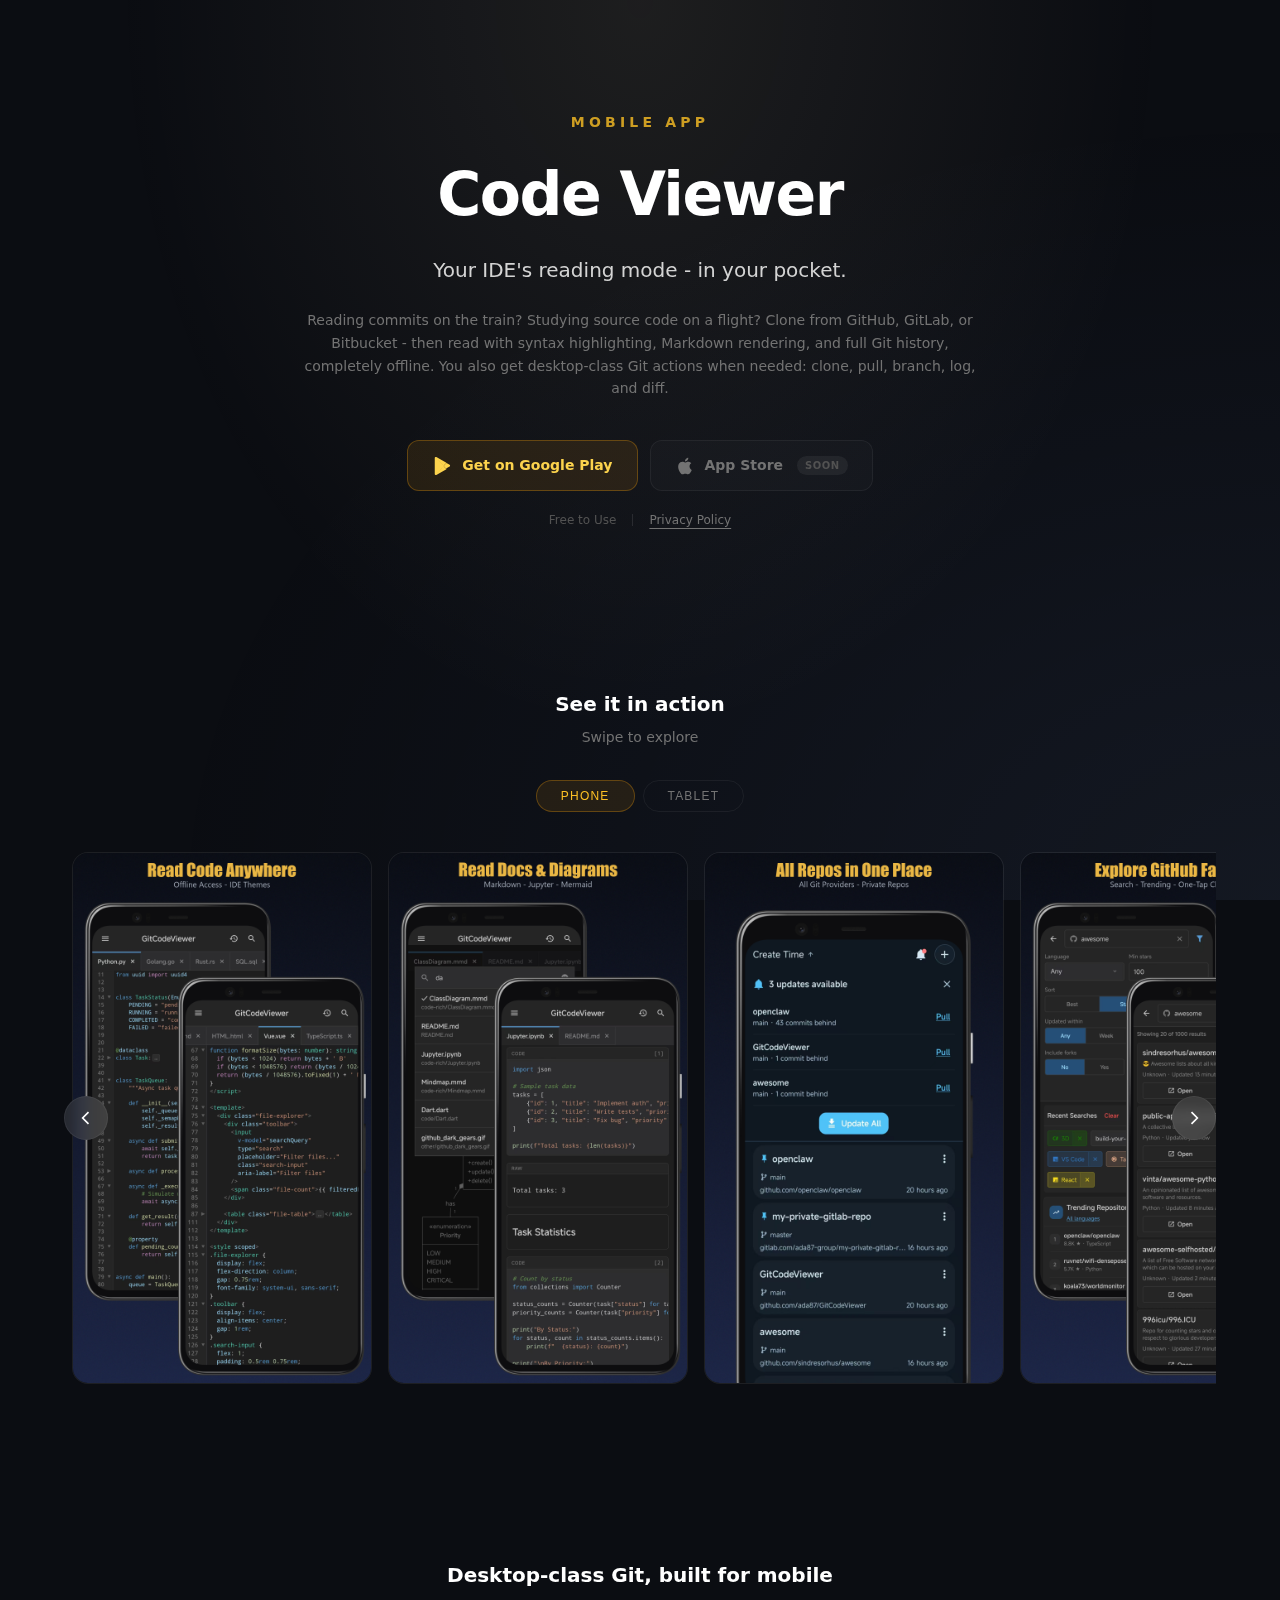
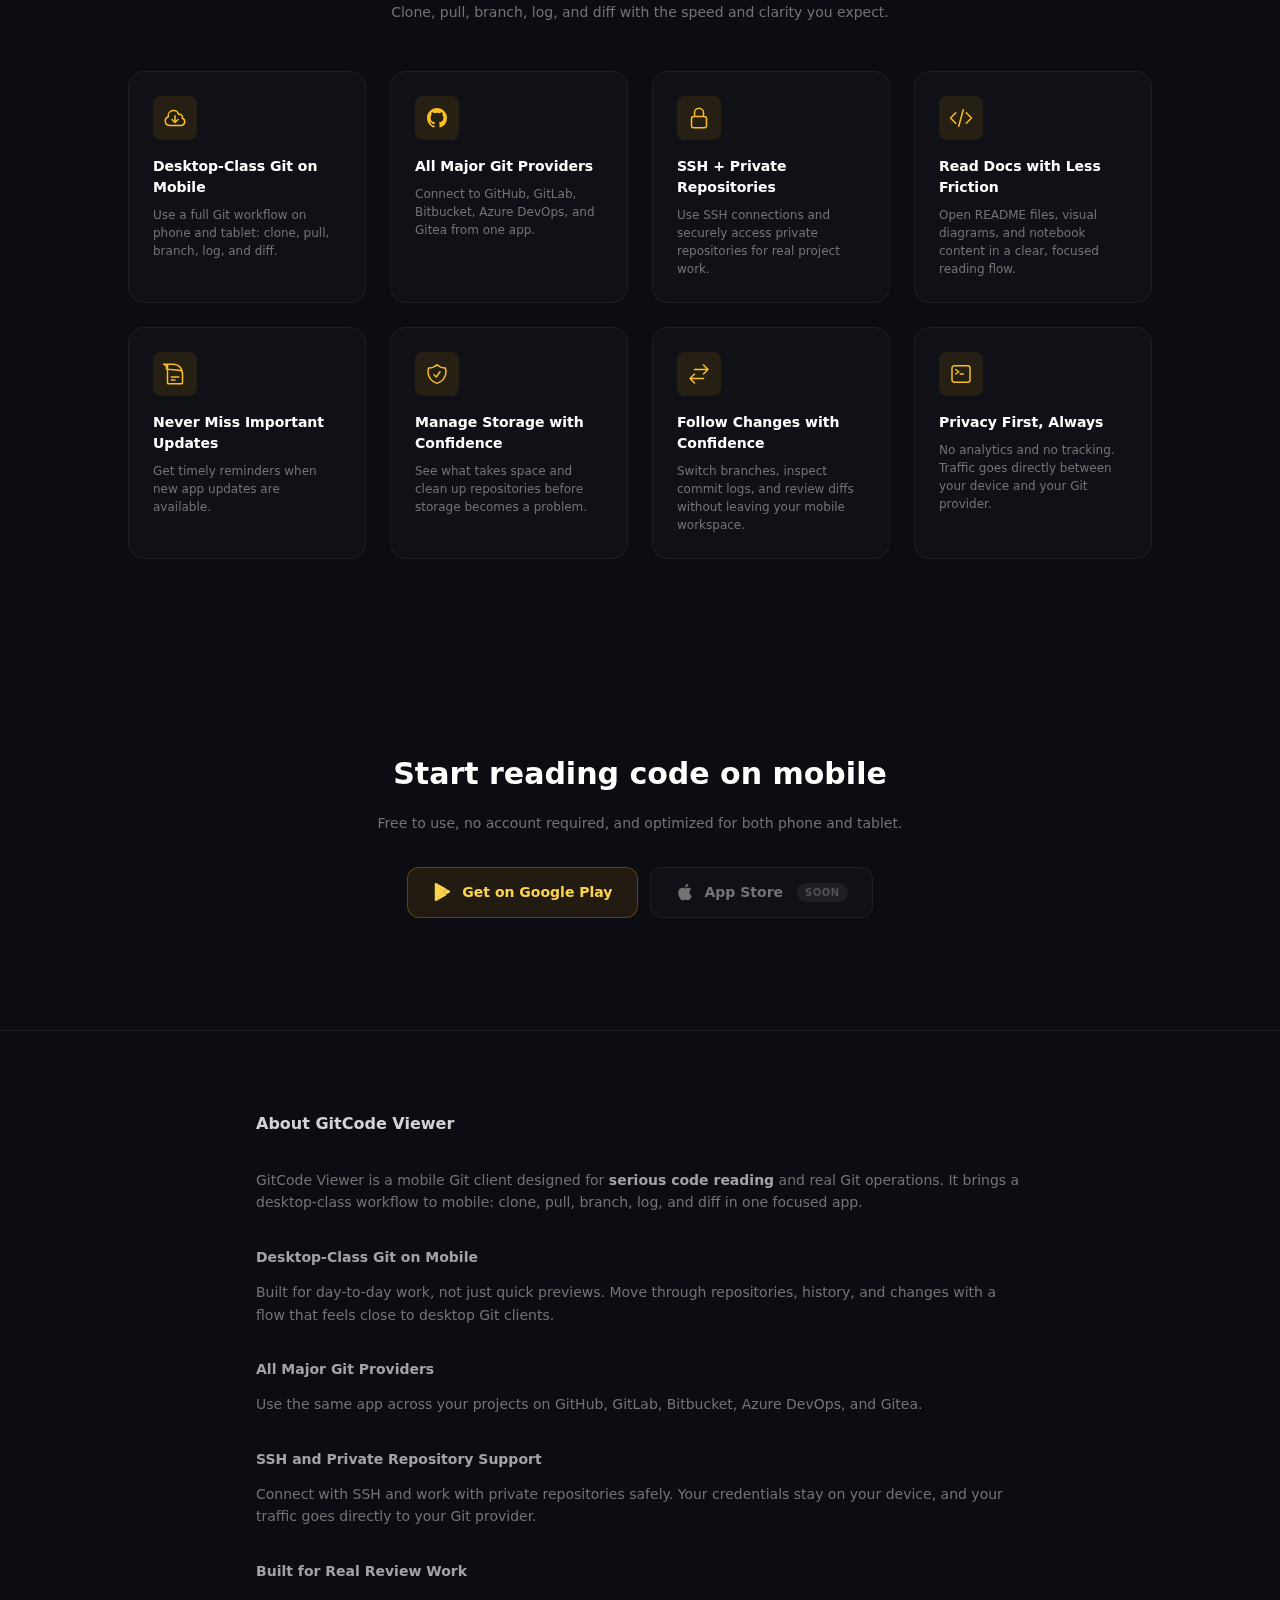
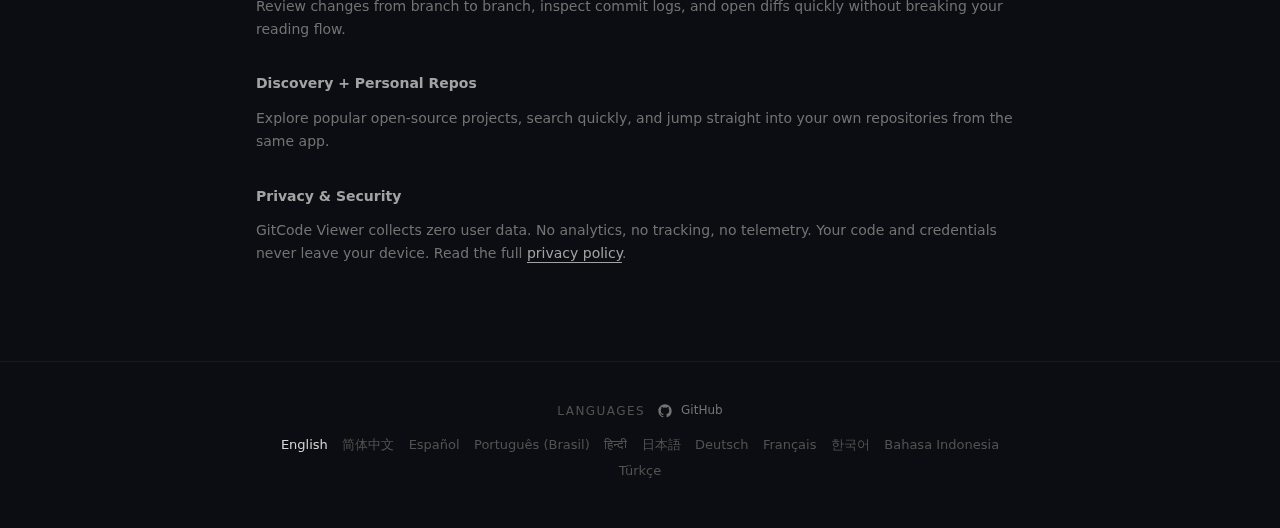
<file: index.html>
<!DOCTYPE html>
<html lang="en">
<head>
  <meta charset="UTF-8">
  <meta name="viewport" content="width=device-width, initial-scale=1.0">
  <title>GitCode Viewer - Desktop-Class Git on Mobile</title>
  <meta name="description" content="Desktop-class Git on mobile: clone, pull, branch, log, and diff. Works with major Git providers, supports SSH, and supports private repositories.">
  <meta name="keywords" content="git, mobile git client, clone, pull, branch, log, diff, github, gitlab, bitbucket, azure devops, gitea, ssh, private repos">
  <meta name="robots" content="index,follow,max-image-preview:large,max-snippet:-1,max-video-preview:-1">
  <meta name="author" content="XiangDa">
  <meta name="theme-color" content="#0b0d12">
  <link rel="canonical" href="https://gitcodeviewer.xdnote.com/">
  <link rel="alternate" hreflang="x-default" href="https://gitcodeviewer.xdnote.com/">
  <link rel="alternate" hreflang="en" href="https://gitcodeviewer.xdnote.com/">
  <link rel="alternate" hreflang="zh-CN" href="https://gitcodeviewer.xdnote.com/zh-cn/">
  <link rel="alternate" hreflang="es" href="https://gitcodeviewer.xdnote.com/es/">
  <link rel="alternate" hreflang="pt-BR" href="https://gitcodeviewer.xdnote.com/pt-br/">
  <link rel="alternate" hreflang="hi" href="https://gitcodeviewer.xdnote.com/hi/">
  <link rel="alternate" hreflang="ja" href="https://gitcodeviewer.xdnote.com/ja/">
  <link rel="alternate" hreflang="de" href="https://gitcodeviewer.xdnote.com/de/">
  <link rel="alternate" hreflang="fr" href="https://gitcodeviewer.xdnote.com/fr/">
  <link rel="alternate" hreflang="ko" href="https://gitcodeviewer.xdnote.com/ko/">
  <link rel="alternate" hreflang="id" href="https://gitcodeviewer.xdnote.com/id/">
  <link rel="alternate" hreflang="tr" href="https://gitcodeviewer.xdnote.com/tr/">
  <link rel="icon" type="image/x-icon" href="/favicon.ico">
  <meta property="og:type" content="website">
  <meta property="og:site_name" content="GitCode Viewer">
  <meta property="og:title" content="GitCode Viewer - Desktop-Class Git on Mobile">
  <meta property="og:description" content="Desktop-class Git on mobile: clone, pull, branch, log, and diff. Works with major Git providers, supports SSH, and private repositories.">
  <meta property="og:url" content="https://gitcodeviewer.xdnote.com/">
  <meta property="og:image" content="https://gitcodeviewer.xdnote.com/images/phone-01-codeviewer.jpg">
  <meta property="og:image:alt" content="GitCode Viewer mobile screenshot with code reading interface">
  <meta name="twitter:card" content="summary_large_image">
  <meta name="twitter:title" content="GitCode Viewer - Desktop-Class Git on Mobile">
  <meta name="twitter:description" content="Clone, pull, branch, log, and diff on mobile with SSH and private repository support.">
  <meta name="twitter:image" content="https://gitcodeviewer.xdnote.com/images/phone-01-codeviewer.jpg">
    <link rel="stylesheet" href="/style.css">
</head>
<body>
  <div class="pointer-events-none fixed inset-0 bg-gradient"></div>

  <!-- Hero Section -->
  <section class="hero">
    <div class="hero-content">
      <p class="hero-label">Mobile App</p>
      <h1>Code Viewer</h1>
      <p class="hero-subtitle">Your IDE's reading mode - in your pocket.</p>
      <p class="hero-description">
        Reading commits on the train? Studying source code on a flight? Clone from GitHub,
        GitLab, or Bitbucket - then read with syntax highlighting, Markdown rendering, and
        full Git history, completely offline. You also get desktop-class Git actions when
        needed: clone, pull, branch, log, and diff.
      </p>

      <div class="cta-container">
        <div class="cta-buttons">
          <!-- Google Play -->
          <a href="https://play.google.com/store/apps/details?id=com.xdnote.codeviewer" target="_blank" rel="noopener noreferrer" class="btn btn-primary">
            <svg viewBox="0 0 24 24" fill="currentColor">
              <path d="M3.827 1.353a1.2 1.2 0 0 0-.527 1.025v19.244a1.2 1.2 0 0 0 .527 1.025l.058.033L14.15 12.415v-.83L3.885 1.32l-.058.033ZM17.3 15.563l-3.15-3.148v-.83L17.3 8.437l.07.04 3.733 2.12a1.2 1.2 0 0 1 0 2.086l-3.733 2.12-.07.04v.72ZM14.15 12.415l-3.15 3.148-7.115 7.115.058.033a1.2 1.2 0 0 0 1.257 0l12.1-6.878-3.15-3.148v-.27ZM14.15 11.585V11.315l3.15-3.148-12.1-6.878a1.2 1.2 0 0 0-1.257 0l-.058.033 7.115 7.115 3.15 3.148Z" />
            </svg>
            Get on Google Play
          </a>
          <!-- App Store -->
          <span class="btn btn-secondary">
            <svg viewBox="0 0 24 24" fill="currentColor">
              <path d="M18.71 19.5c-.83 1.24-1.71 2.45-3.05 2.47-1.34.03-1.77-.79-3.29-.79-1.53 0-2 .77-3.27.82-1.31.05-2.3-1.32-3.14-2.53C4.25 17 2.94 12.45 4.7 9.39c.87-1.52 2.43-2.48 4.12-2.51 1.28-.02 2.5.87 3.29.87.78 0 2.26-1.07 3.8-.91.65.03 2.47.26 3.64 1.98-.09.06-2.17 1.28-2.15 3.81.03 3.02 2.65 4.03 2.68 4.04-.03.07-.42 1.44-1.38 2.83M13 3.5c.73-.83 1.94-1.46 2.94-1.5.13 1.17-.34 2.35-1.04 3.19-.69.85-1.83 1.51-2.95 1.42-.15-1.15.41-2.35 1.05-3.11Z" />
            </svg>
            App Store
            <span class="badge">Soon</span>
          </span>
        </div>
        <div class="cta-meta">
          <span>Free to Use</span>
          <span class="divider"></span>
          <a href="/privacy/">Privacy Policy</a>
        </div>
      </div>
    </div>
  </section>

  <!-- Screenshots Section -->
  <section class="screenshots">
    <div class="container">
      <h2 class="section-title">See it in action</h2>
      <p class="section-subtitle">Swipe to explore</p>
      <div class="gallery">
        <!-- Device Tabs -->
        <div class="gallery-tabs">
          <button class="gallery-tab active" onclick="switchDevice('phone')">Phone</button>
          <button class="gallery-tab" onclick="switchDevice('tablet')">Tablet</button>
        </div>

        <!-- Phone Gallery -->
        <div class="gallery-wrapper" id="phone-wrapper">
          <button class="gallery-btn prev" onclick="scrollGallery('phone-gallery', -1)">
            <svg viewBox="0 0 24 24" fill="none" stroke="currentColor" stroke-width="2"><path d="M15 19l-7-7 7-7"/></svg>
          </button>
          <div class="gallery-track" id="phone-gallery">
            <div class="gallery-slide">
              <img src="/images/phone-01-codeviewer.jpg" alt="Fullscreen code reading with syntax highlighting on mobile" loading="lazy">
            </div>
            <div class="gallery-slide">
              <img src="/images/phone-02-features.jpg" alt="Markdown, diagram, and notebook documentation reading on mobile" loading="lazy">
            </div>
            <div class="gallery-slide">
              <img src="/images/phone-03-repos.jpg" alt="Repository browser for personal, private, and public projects" loading="lazy">
            </div>
            <div class="gallery-slide">
              <img src="/images/phone-04-github.jpg" alt="GitHub search and trending repository discovery on mobile" loading="lazy">
            </div>
            <div class="gallery-slide">
              <img src="/images/phone-05-git.jpg" alt="Desktop-class Git actions on mobile including branch, log, and diff" loading="lazy">
            </div>
            <div class="gallery-slide">
              <img src="/images/phone-06-themes.jpg" alt="Theme customization options for mobile code reading" loading="lazy">
            </div>
          </div>
          <button class="gallery-btn next" onclick="scrollGallery('phone-gallery', 1)">
            <svg viewBox="0 0 24 24" fill="none" stroke="currentColor" stroke-width="2"><path d="M9 5l7 7-7 7"/></svg>
          </button>
        </div>

        <!-- Tablet Gallery -->
        <div class="gallery-wrapper" id="tablet-wrapper" style="display:none">
          <button class="gallery-btn prev" onclick="scrollGallery('tablet-gallery', -1)">
            <svg viewBox="0 0 24 24" fill="none" stroke="currentColor" stroke-width="2"><path d="M15 19l-7-7 7-7"/></svg>
          </button>
          <div class="gallery-track" id="tablet-gallery">
            <div class="gallery-slide">
              <img src="/images/tablet10-01-codeviewer.jpg" alt="Tablet code reading layout with syntax highlighting" loading="lazy">
            </div>
            <div class="gallery-slide">
              <img src="/images/tablet10-02-features.jpg" alt="Tablet documentation reading with markdown and diagrams" loading="lazy">
            </div>
            <div class="gallery-slide">
              <img src="/images/tablet10-04-github.jpg" alt="Tablet repository discovery with GitHub trending and search" loading="lazy">
            </div>
            <div class="gallery-slide">
              <img src="/images/tablet10-05-git.jpg" alt="Tablet Git workflow for pull, branch, log, and diff review" loading="lazy">
            </div>
          </div>
          <button class="gallery-btn next" onclick="scrollGallery('tablet-gallery', 1)">
            <svg viewBox="0 0 24 24" fill="none" stroke="currentColor" stroke-width="2"><path d="M9 5l7 7-7 7"/></svg>
          </button>
        </div>
      </div>
    </div>
  </section>

  <!-- Features Section -->
  <section class="features">
    <div class="features-container">
      <div class="features-header">
        <h2 class="section-title">Desktop-class Git, built for mobile</h2>
        <p>Clone, pull, branch, log, and diff with the speed and clarity you expect.</p>
      </div>
      <div class="features-grid">
        <div class="feature-card">
          <div class="feature-icon">
            <svg viewBox="0 0 24 24" fill="none" stroke="currentColor" stroke-width="1.5">
              <path stroke-linecap="round" stroke-linejoin="round" d="M12 9.75v6.75m0 0-3-3m3 3 3-3m-8.25 6a4.5 4.5 0 0 1-1.41-8.775 5.25 5.25 0 0 1 10.233-2.33 3 3 0 0 1 3.758 3.848A3.752 3.752 0 0 1 18 19.5H6.75Z" />
            </svg>
          </div>
          <h3 class="feature-title">Desktop-Class Git on Mobile</h3>
          <p class="feature-description">Use a full Git workflow on phone and tablet: clone, pull, branch, log, and diff.</p>
        </div>
        <div class="feature-card">
          <div class="feature-icon">
            <svg viewBox="0 0 24 24" fill="currentColor">
              <path d="M12 2C6.477 2 2 6.484 2 12.017c0 4.425 2.865 8.18 6.839 9.504.5.092.682-.217.682-.483 0-.237-.008-.868-.013-1.703-2.782.605-3.369-1.343-3.369-1.343-.454-1.158-1.11-1.466-1.11-1.466-.908-.62.069-.608.069-.608 1.003.07 1.531 1.032 1.531 1.032.892 1.53 2.341 1.088 2.91.832.092-.647.35-1.088.636-1.338-2.22-.253-4.555-1.113-4.555-4.951 0-1.093.39-1.988 1.029-2.688-.103-.253-.446-1.272.098-2.65 0 0 .84-.27 2.75 1.026A9.564 9.564 0 0 1 12 6.844a9.59 9.59 0 0 1 2.504.337c1.909-1.296 2.747-1.027 2.747-1.027.546 1.379.202 2.398.1 2.651.64.7 1.028 1.595 1.028 2.688 0 3.848-2.339 4.695-4.566 4.943.359.309.678.92.678 1.855 0 1.338-.012 2.419-.012 2.747 0 .268.18.58.688.482A10.02 10.02 0 0 0 22 12.017C22 6.484 17.522 2 12 2Z" />
            </svg>
          </div>
          <h3 class="feature-title">All Major Git Providers</h3>
          <p class="feature-description">Connect to GitHub, GitLab, Bitbucket, Azure DevOps, and Gitea from one app.</p>
        </div>
        <div class="feature-card">
          <div class="feature-icon">
            <svg viewBox="0 0 24 24" fill="none" stroke="currentColor" stroke-width="1.5">
              <path stroke-linecap="round" stroke-linejoin="round" d="M16.5 10.5V6.75a4.5 4.5 0 1 0-9 0v3.75m-.75 11.25h10.5a2.25 2.25 0 0 0 2.25-2.25v-6.75a2.25 2.25 0 0 0-2.25-2.25H6.75a2.25 2.25 0 0 0-2.25 2.25v6.75a2.25 2.25 0 0 0 2.25 2.25Z" />
            </svg>
          </div>
          <h3 class="feature-title">SSH + Private Repositories</h3>
          <p class="feature-description">Use SSH connections and securely access private repositories for real project work.</p>
        </div>
        <div class="feature-card">
          <div class="feature-icon">
            <svg viewBox="0 0 24 24" fill="none" stroke="currentColor" stroke-width="1.5">
              <path stroke-linecap="round" stroke-linejoin="round" d="M17.25 6.75 22.5 12l-5.25 5.25m-10.5 0L1.5 12l5.25-5.25m7.5-3-4.5 16.5" />
            </svg>
          </div>
          <h3 class="feature-title">Read Docs with Less Friction</h3>
          <p class="feature-description">Open README files, visual diagrams, and notebook content in a clear, focused reading flow.</p>
        </div>
        <div class="feature-card">
          <div class="feature-icon">
            <svg viewBox="0 0 24 24" fill="none" stroke="currentColor" stroke-width="1.5">
              <path stroke-linecap="round" stroke-linejoin="round" d="M19.5 14.25v-2.625a3.375 3.375 0 0 0-3.375-3.375h-1.5 1.125A1.125 0 0 1 13.5 7.125v-1.5a3.375 3.375 0 0 0-3.375-3.375H8.25m0 12.75h7.5m-7.5 3H12M10.5 2.25H5.625c-.621 0-1.125.504-1.125 1.125v17.25c0 .621.504 1.125 1.125 1.125h12.75c.621 0 1.125-.504 1.125-1.125V11.25a9 9 0 0 0-9-9Z" />
            </svg>
          </div>
          <h3 class="feature-title">Never Miss Important Updates</h3>
          <p class="feature-description">Get timely reminders when new app updates are available.</p>
        </div>
        <div class="feature-card">
          <div class="feature-icon">
            <svg viewBox="0 0 24 24" fill="none" stroke="currentColor" stroke-width="1.5">
              <path stroke-linecap="round" stroke-linejoin="round" d="M9 12.75 11.25 15 15 9.75m-3-7.036A11.959 11.959 0 0 1 3.598 6 11.99 11.99 0 0 0 3 9.749c0 5.592 3.824 10.29 9 11.623 5.176-1.332 9-6.03 9-11.622 0-1.31-.21-2.571-.598-3.751h-.152c-3.196 0-6.1-1.248-8.25-3.285Z" />
            </svg>
          </div>
          <h3 class="feature-title">Manage Storage with Confidence</h3>
          <p class="feature-description">See what takes space and clean up repositories before storage becomes a problem.</p>
        </div>
        <div class="feature-card">
          <div class="feature-icon">
            <svg viewBox="0 0 24 24" fill="none" stroke="currentColor" stroke-width="1.5">
              <path stroke-linecap="round" stroke-linejoin="round" d="M7.5 21 3 16.5m0 0L7.5 12M3 16.5h13.5m0-13.5L21 7.5m0 0L16.5 12M21 7.5H7.5" />
            </svg>
          </div>
          <h3 class="feature-title">Follow Changes with Confidence</h3>
          <p class="feature-description">Switch branches, inspect commit logs, and review diffs without leaving your mobile workspace.</p>
        </div>
        <div class="feature-card">
          <div class="feature-icon">
            <svg viewBox="0 0 24 24" fill="none" stroke="currentColor" stroke-width="1.5">
              <path stroke-linecap="round" stroke-linejoin="round" d="M6.75 7.5l3 2.25-3 2.25m4.5 0h3m-9 8.25h13.5A2.25 2.25 0 0 0 21 18V6a2.25 2.25 0 0 0-2.25-2.25H5.25A2.25 2.25 0 0 0 3 6v12a2.25 2.25 0 0 0 2.25 2.25Z" />
            </svg>
          </div>
          <h3 class="feature-title">Privacy First, Always</h3>
          <p class="feature-description">No analytics and no tracking. Traffic goes directly between your device and your Git provider.</p>
        </div>
      </div>
    </div>
  </section>

  <!-- CTA Section -->
  <section class="cta-section">
    <div class="cta-content">
      <h2>Start reading code on mobile</h2>
      <p>Free to use, no account required, and optimized for both phone and tablet.</p>
      <div class="cta-buttons">
        <a href="https://play.google.com/store/apps/details?id=com.xdnote.codeviewer" target="_blank" rel="noopener noreferrer" class="btn btn-primary">
          <svg viewBox="0 0 24 24" fill="currentColor">
            <path d="M3.827 1.353a1.2 1.2 0 0 0-.527 1.025v19.244a1.2 1.2 0 0 0 .527 1.025l.058.033L14.15 12.415v-.83L3.885 1.32l-.058.033ZM17.3 15.563l-3.15-3.148v-.83L17.3 8.437l.07.04 3.733 2.12a1.2 1.2 0 0 1 0 2.086l-3.733 2.12-.07.04v.72ZM14.15 12.415l-3.15 3.148-7.115 7.115.058.033a1.2 1.2 0 0 0 1.257 0l12.1-6.878-3.15-3.148v-.27ZM14.15 11.585V11.315l3.15-3.148-12.1-6.878a1.2 1.2 0 0 0-1.257 0l-.058.033 7.115 7.115 3.15 3.148Z" />
          </svg>
          Get on Google Play
        </a>
        <span class="btn btn-secondary">
          <svg viewBox="0 0 24 24" fill="currentColor">
            <path d="M18.71 19.5c-.83 1.24-1.71 2.45-3.05 2.47-1.34.03-1.77-.79-3.29-.79-1.53 0-2 .77-3.27.82-1.31.05-2.3-1.32-3.14-2.53C4.25 17 2.94 12.45 4.7 9.39c.87-1.52 2.43-2.48 4.12-2.51 1.28-.02 2.5.87 3.29.87.78 0 2.26-1.07 3.8-.91.65.03 2.47.26 3.64 1.98-.09.06-2.17 1.28-2.15 3.81.03 3.02 2.65 4.03 2.68 4.04-.03.07-.42 1.44-1.38 2.83M13 3.5c.73-.83 1.94-1.46 2.94-1.5.13 1.17-.34 2.35-1.04 3.19-.69.85-1.83 1.51-2.95 1.42-.15-1.15.41-2.35 1.05-3.11Z" />
          </svg>
          App Store
          <span class="badge">Soon</span>
        </span>
      </div>
    </div>
  </section>

  <!-- About Section -->
  <article class="about">
    <div class="about-content">
      <h2>About GitCode Viewer</h2>

      <p>
        GitCode Viewer is a mobile Git client designed for <strong>serious code reading</strong>
        and real Git operations. It brings a desktop-class workflow to mobile: clone, pull,
        branch, log, and diff in one focused app.
      </p>

      <h3>Desktop-Class Git on Mobile</h3>
      <p>
        Built for day-to-day work, not just quick previews. Move through repositories, history,
        and changes with a flow that feels close to desktop Git clients.
      </p>

      <h3>All Major Git Providers</h3>
      <p>
        Use the same app across your projects on GitHub, GitLab, Bitbucket, Azure DevOps,
        and Gitea.
      </p>

      <h3>SSH and Private Repository Support</h3>
      <p>
        Connect with SSH and work with private repositories safely. Your credentials stay on
        your device, and your traffic goes directly to your Git provider.
      </p>

      <h3>Built for Real Review Work</h3>
      <p>
        Review changes from branch to branch, inspect commit logs, and open diffs quickly
        without breaking your reading flow.
      </p>

      <h3>Discovery + Personal Repos</h3>
      <p>
        Explore popular open-source projects, search quickly, and jump straight into your own
        repositories from the same app.
      </p>

      <h3>Privacy &amp; Security</h3>
      <p>
        GitCode Viewer collects zero user data. No analytics, no tracking, no telemetry.
        Your code and credentials never leave your device. Read the full
        <a href="/privacy/">privacy policy</a>.
      </p>
    </div>
  </article>

  <footer class="i18n-footer">
    <div class="i18n-inner">
      <div class="i18n-heading">
        <p class="i18n-title">Languages</p>
        <a class="github-link" href="https://github.com/ada87/GitCodeViewer" target="_blank" rel="noopener noreferrer">
          <svg viewBox="0 0 24 24" aria-hidden="true">
            <path d="M12 2C6.477 2 2 6.484 2 12.017c0 4.425 2.865 8.18 6.839 9.504.5.092.682-.217.682-.483 0-.237-.008-.868-.013-1.703-2.782.605-3.369-1.343-3.369-1.343-.454-1.158-1.11-1.466-1.11-1.466-.908-.62.069-.608.069-.608 1.003.07 1.531 1.032 1.531 1.032.892 1.53 2.341 1.088 2.91.832.092-.647.35-1.088.636-1.338-2.22-.253-4.555-1.113-4.555-4.951 0-1.093.39-1.988 1.029-2.688-.103-.253-.446-1.272.098-2.65 0 0 .84-.27 2.75 1.026A9.564 9.564 0 0 1 12 6.844a9.59 9.59 0 0 1 2.504.337c1.909-1.296 2.747-1.027 2.747-1.027.546 1.379.202 2.398.1 2.651.64.7 1.028 1.595 1.028 2.688 0 3.848-2.339 4.695-4.566 4.943.359.309.678.92.678 1.855 0 1.338-.012 2.419-.012 2.747 0 .268.18.58.688.482A10.02 10.02 0 0 0 22 12.017C22 6.484 17.522 2 12 2Z" />
          </svg>
          <span>GitHub</span>
        </a>
      </div>
      <nav class="i18n-links" aria-label="Language selector">
        <a class="i18n-link" data-locale="en" href="/">English</a>
        <a class="i18n-link" data-locale="zh-cn" href="/zh-cn/">简体中文</a>
        <a class="i18n-link" data-locale="es" href="/es/">Español</a>
        <a class="i18n-link" data-locale="pt-br" href="/pt-br/">Português (Brasil)</a>
        <a class="i18n-link" data-locale="hi" href="/hi/">हिन्दी</a>
        <a class="i18n-link" data-locale="ja" href="/ja/">日本語</a>
        <a class="i18n-link" data-locale="de" href="/de/">Deutsch</a>
        <a class="i18n-link" data-locale="fr" href="/fr/">Français</a>
        <a class="i18n-link" data-locale="ko" href="/ko/">한국어</a>
        <a class="i18n-link" data-locale="id" href="/id/">Bahasa Indonesia</a>
        <a class="i18n-link" data-locale="tr" href="/tr/">Türkçe</a>
      </nav>
    </div>
  </footer>

  <!-- JSON-LD for SEO -->
  <script type="application/ld+json">
  {
    "@context": "https://schema.org",
    "@graph": [
      {
        "@type": "SoftwareApplication",
        "name": "GitCode Viewer",
        "alternateName": "Code Viewer",
        "applicationCategory": "DeveloperApplication",
        "applicationSubCategory": "Git Client",
        "operatingSystem": "Android",
        "description": "Desktop-class Git on mobile with clone, pull, branch, log, and diff. Supports major Git providers, SSH connections, and private repositories.",
        "url": "https://gitcodeviewer.xdnote.com/",
        "installUrl": "https://play.google.com/store/apps/details?id=com.xdnote.codeviewer",
        "downloadUrl": "https://play.google.com/store/apps/details?id=com.xdnote.codeviewer",
        "image": "https://gitcodeviewer.xdnote.com/images/phone-01-codeviewer.jpg",
        "screenshot": [
          "https://gitcodeviewer.xdnote.com/images/phone-01-codeviewer.jpg",
          "https://gitcodeviewer.xdnote.com/images/phone-05-git.jpg",
          "https://gitcodeviewer.xdnote.com/images/tablet10-05-git.jpg"
        ],
        "featureList": [
          "Desktop-class Git actions on mobile: clone, pull, branch, log, diff",
          "Supports GitHub, GitLab, Bitbucket, Azure DevOps, and Gitea",
          "Supports SSH connections and private repositories",
          "Offline code reading with syntax highlighting",
          "Repository discovery and search"
        ],
        "offers": {
          "@type": "Offer",
          "price": "0",
          "priceCurrency": "USD"
        },
        "author": {
          "@type": "Person",
          "name": "XiangDa",
          "email": "ada87@163.com"
        }
      },
      {
        "@type": "WebSite",
        "name": "GitCode Viewer",
        "url": "https://gitcodeviewer.xdnote.com/",
        "inLanguage": "en",
        "description": "Official GitCode Viewer website with app features, screenshots, and install link."
      },
      {
        "@type": "FAQPage",
        "mainEntity": [
          {
            "@type": "Question",
            "name": "Is GitCode Viewer a good mobile Git client for Android?",
            "acceptedAnswer": {
              "@type": "Answer",
              "text": "GitCode Viewer is built for desktop-class Git workflows on Android, including clone, pull, branch, log, and diff."
            }
          },
          {
            "@type": "Question",
            "name": "Can I clone and pull Git repositories on Android?",
            "acceptedAnswer": {
              "@type": "Answer",
              "text": "Yes. GitCode Viewer supports cloning and pulling repositories directly on mobile devices."
            }
          },
          {
            "@type": "Question",
            "name": "Does it support branch switching, commit logs, and diff review?",
            "acceptedAnswer": {
              "@type": "Answer",
              "text": "Yes. GitCode Viewer supports branch operations, commit log browsing, and file diff review on mobile."
            }
          },
          {
            "@type": "Question",
            "name": "Which Git providers does GitCode Viewer support?",
            "acceptedAnswer": {
              "@type": "Answer",
              "text": "GitCode Viewer supports major providers including GitHub, GitLab, Bitbucket, Azure DevOps, and Gitea."
            }
          },
          {
            "@type": "Question",
            "name": "Does GitCode Viewer support SSH and private repositories?",
            "acceptedAnswer": {
              "@type": "Answer",
              "text": "Yes. GitCode Viewer supports SSH connections and private repositories."
            }
          },
          {
            "@type": "Question",
            "name": "Can I read repositories offline on mobile?",
            "acceptedAnswer": {
              "@type": "Answer",
              "text": "Yes. After cloning, GitCode Viewer supports offline repository reading with syntax highlighting and history browsing."
            }
          },
          {
            "@type": "Question",
            "name": "Does GitCode Viewer collect user data or tracking analytics?",
            "acceptedAnswer": {
              "@type": "Answer",
              "text": "No. GitCode Viewer does not collect analytics or tracking data."
            }
          }
        ]
      }
    ]
  }
  </script>

  <script src="/script.js"></script>
</body>
</html>
</file>
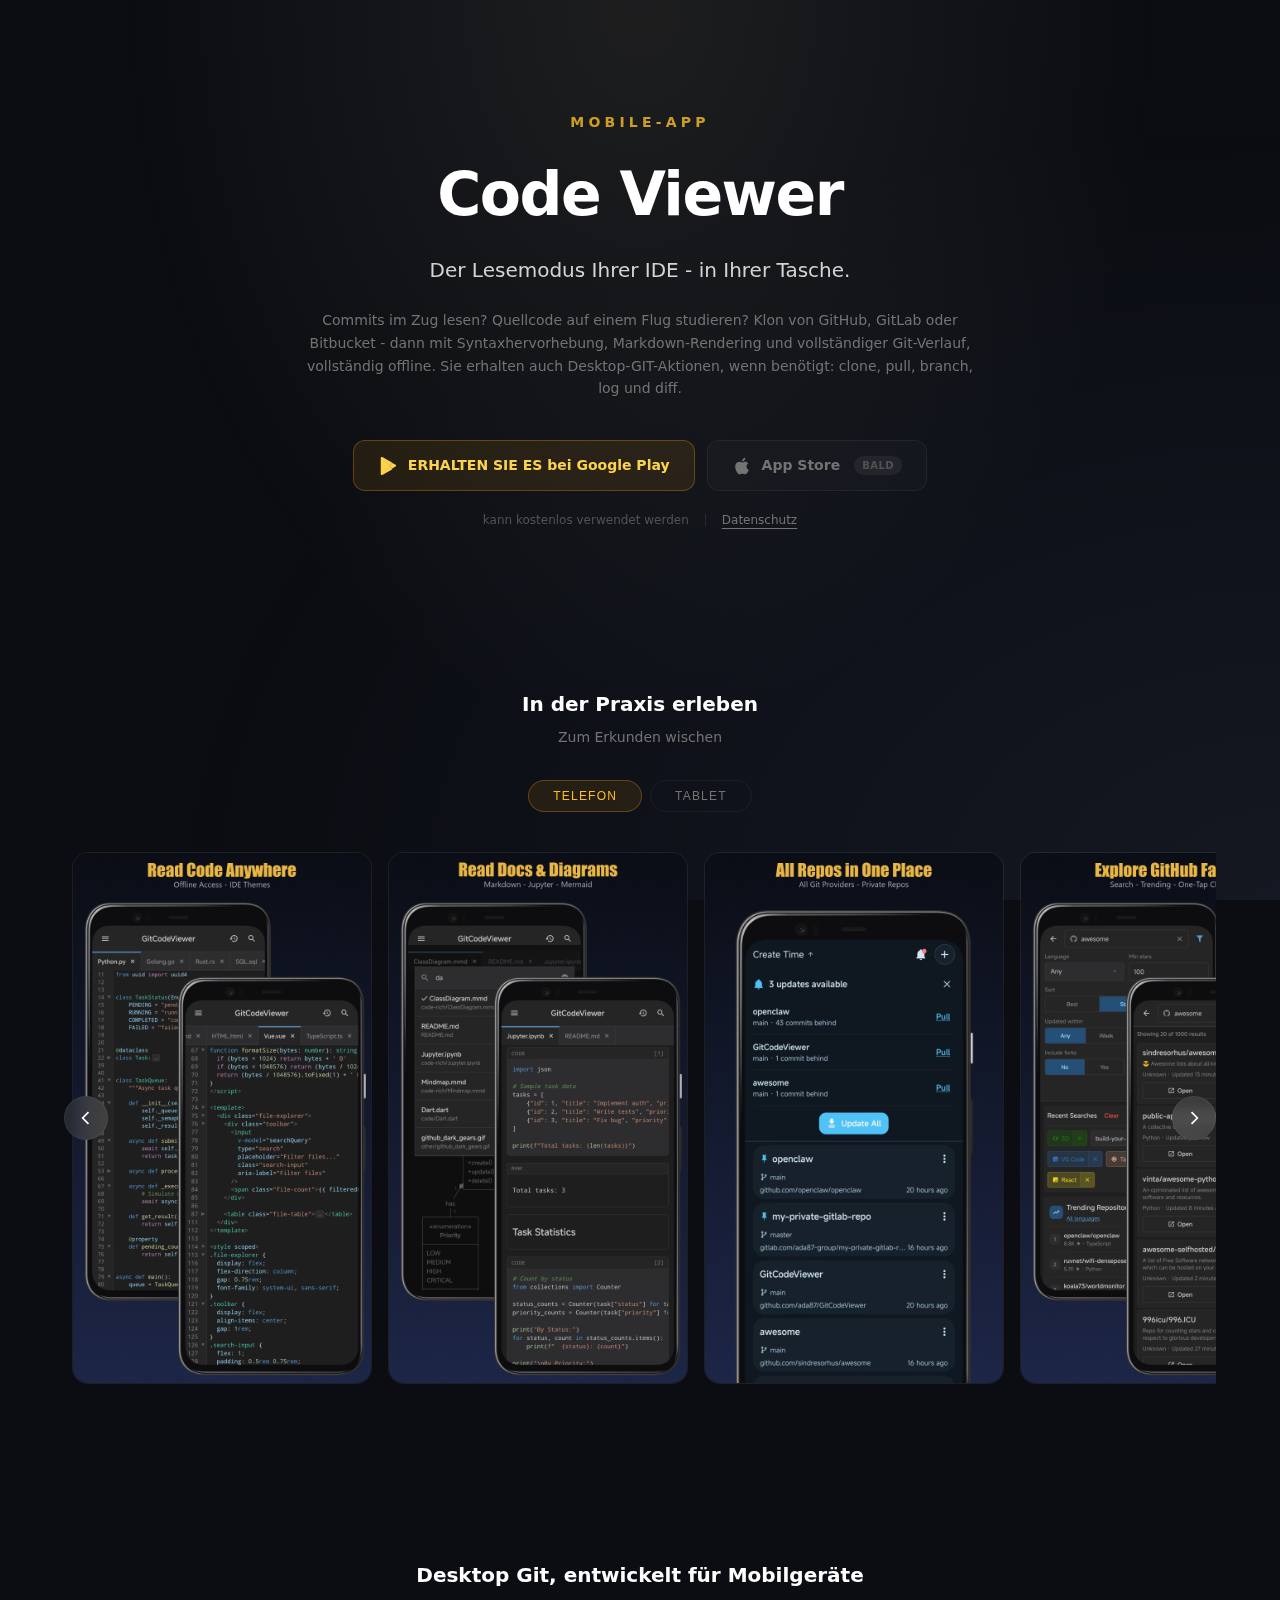
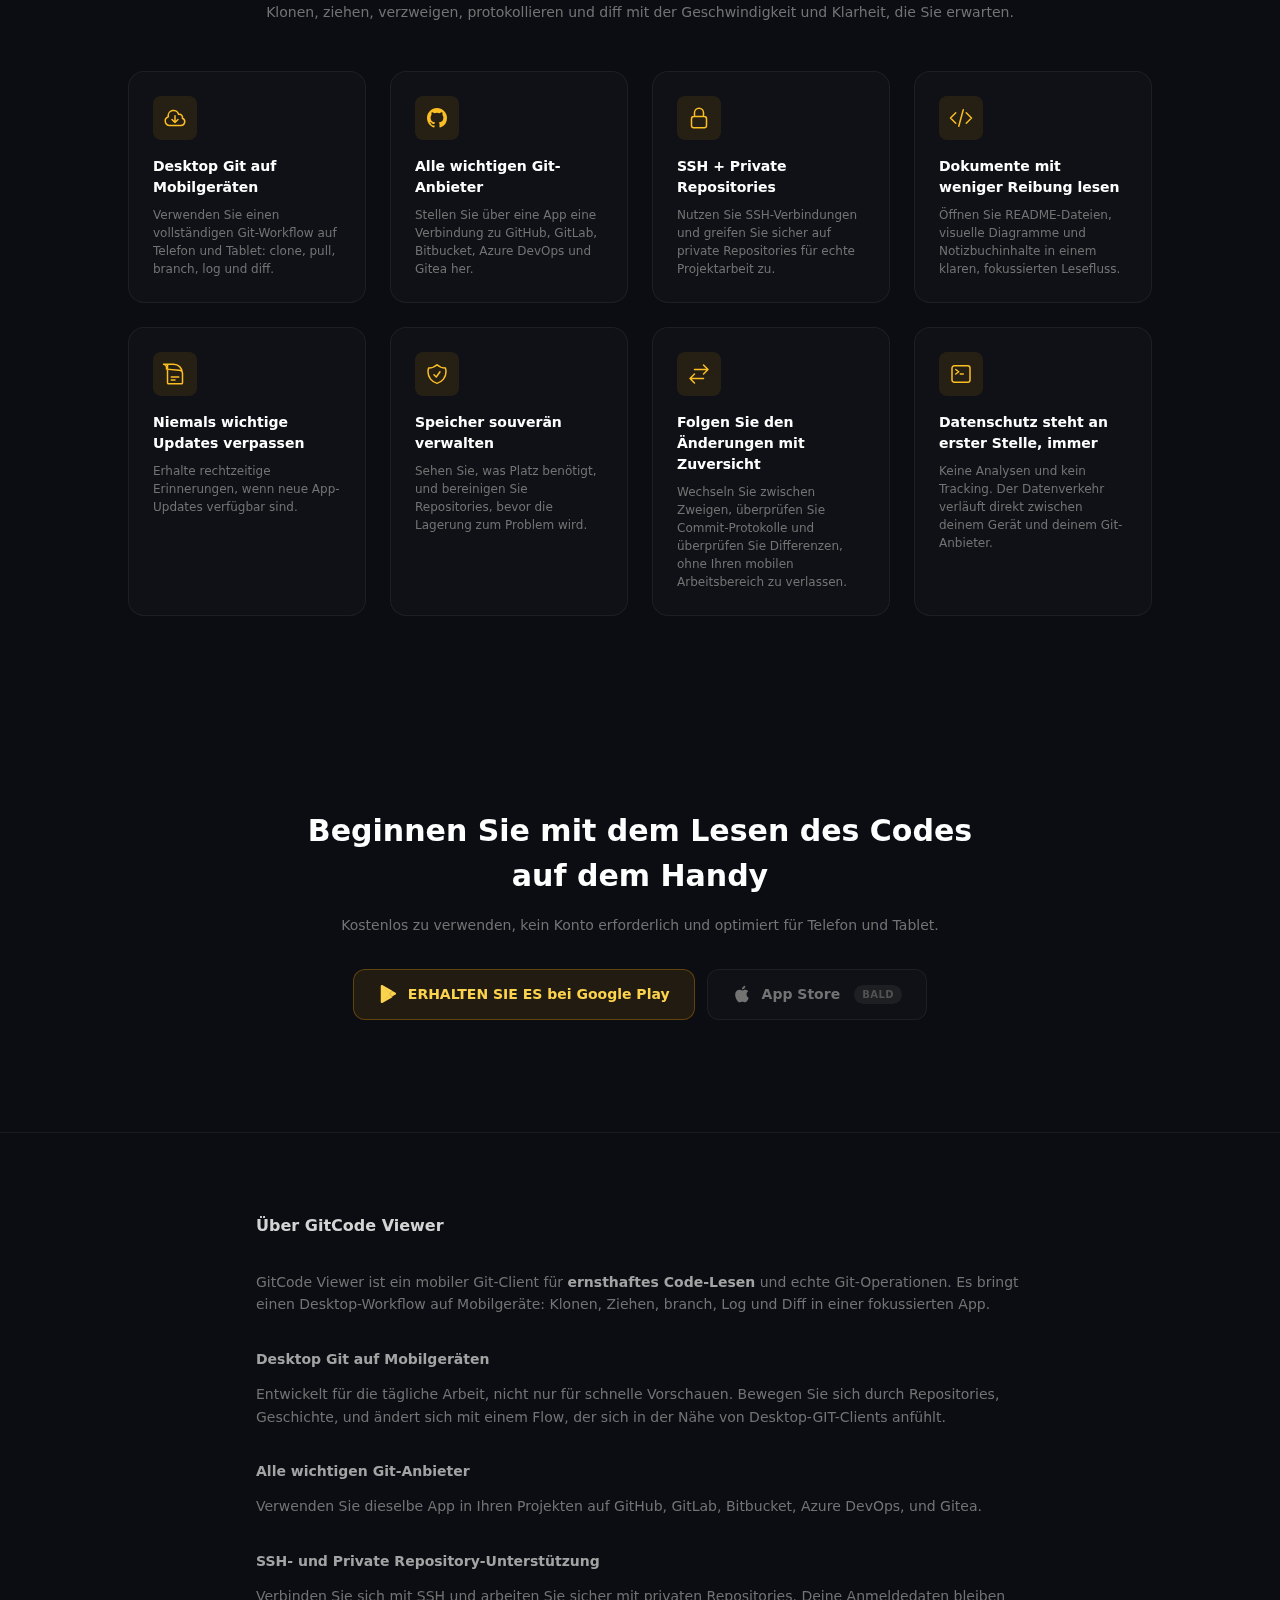
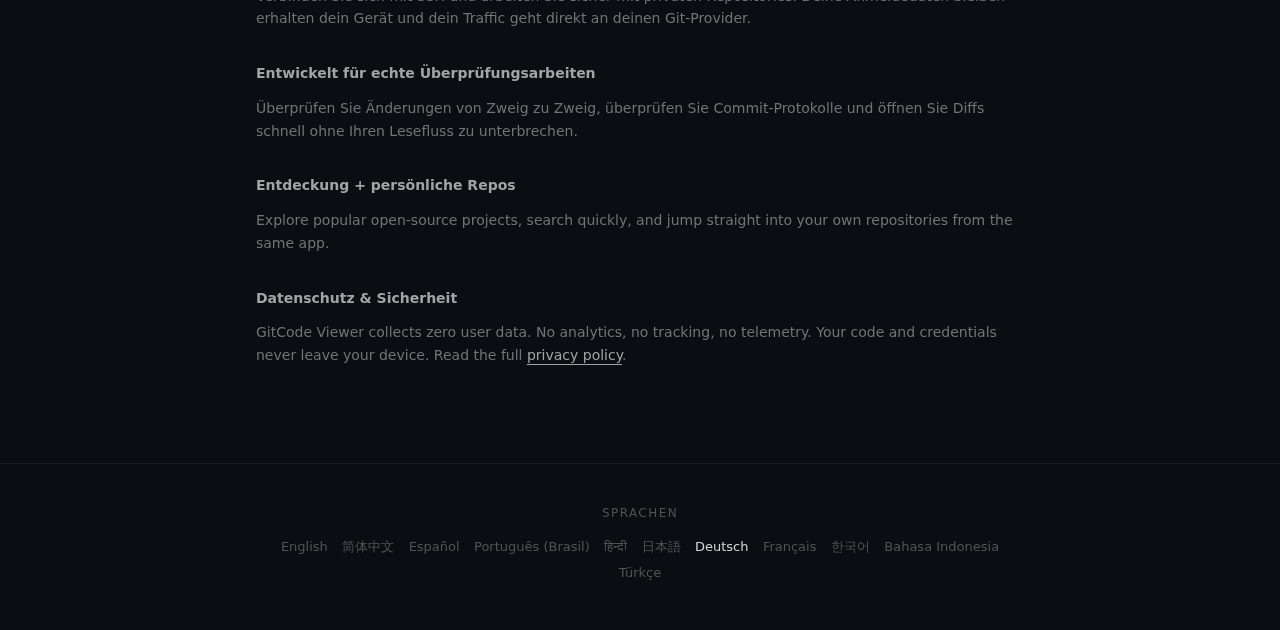
<file: de/index.html>
<!DOCTYPE html>
<html lang="de">
<head>
  <meta charset="UTF-8">
  <meta name="viewport" content="width=device-width, initial-scale=1.0">
  <title>GitCode Viewer - Desktop-Git auf Mobilgeräten</title>
  <meta name="description" content="Desktop-Git auf Mobilgeräten: clone, pull, branch, log und diff. Arbeitet mit großen Git-Anbietern zusammen, unterstützt SSH und unterstützt private Repositories.">
  <meta name="keywords" content="git, mobile git client, clone, pull, branch, log, diff, github, gitlab, bitbucket, azure devops, gitea, ssh, private repos">
  <meta name="robots" content="index,follow,max-image-preview:large,max-snippet:-1,max-video-preview:-1">
  <meta name="author" content="XiangDa">
  <meta name="theme-color" content="#0b0d12">
  <link rel="canonical" href="https://gitcodeviewer.xdnote.com/de/">
  <link rel="alternate" hreflang="x-default" href="https://gitcodeviewer.xdnote.com/">
  <link rel="alternate" hreflang="en" href="https://gitcodeviewer.xdnote.com/">
  <link rel="alternate" hreflang="zh-CN" href="https://gitcodeviewer.xdnote.com/zh-cn/">
  <link rel="alternate" hreflang="es" href="https://gitcodeviewer.xdnote.com/es/">
  <link rel="alternate" hreflang="pt-BR" href="https://gitcodeviewer.xdnote.com/pt-br/">
  <link rel="alternate" hreflang="hi" href="https://gitcodeviewer.xdnote.com/hi/">
  <link rel="alternate" hreflang="ja" href="https://gitcodeviewer.xdnote.com/ja/">
  <link rel="alternate" hreflang="de" href="https://gitcodeviewer.xdnote.com/de/">
  <link rel="alternate" hreflang="fr" href="https://gitcodeviewer.xdnote.com/fr/">
  <link rel="alternate" hreflang="ko" href="https://gitcodeviewer.xdnote.com/ko/">
  <link rel="alternate" hreflang="id" href="https://gitcodeviewer.xdnote.com/id/">
  <link rel="alternate" hreflang="tr" href="https://gitcodeviewer.xdnote.com/tr/">
  <link rel="icon" type="image/x-icon" href="/favicon.ico">
  <meta property="og:type" content="website">
  <meta property="og:site_name" content="GitCode Viewer">
  <meta property="og:title" content="GitCode Viewer - Desktop-Git auf Mobilgeräten">
  <meta property="og:description" content="Desktop-Git auf Mobilgeräten: clone, pull, branch, log und diff. Arbeitet mit großen Git-Anbietern zusammen, unterstützt SSH und private Repositories.">
  <meta property="og:url" content="https://gitcodeviewer.xdnote.com/de/">
  <meta property="og:image" content="https://gitcodeviewer.xdnote.com/images/phone-01-codeviewer.jpg">
  <meta property="og:image:alt" content="GitCode Viewer mobile screenshot with code reading interface">
  <meta name="twitter:card" content="summary_large_image">
  <meta name="twitter:title" content="GitCode Viewer - Desktop-Git auf Mobilgeräten">
  <meta name="twitter:description" content="clone, pull, branch, log und diff auf Mobilgeräten mit SSH- und privater Repository-Unterstützung.">
  <meta name="twitter:image" content="https://gitcodeviewer.xdnote.com/images/phone-01-codeviewer.jpg">
    <link rel="stylesheet" href="/style.css">
</head>
<body>
  <div class="pointer-events-none fixed inset-0 bg-gradient"></div>

  <!-- Hero Section -->
  <section class="hero">
    <div class="hero-content">
      <p class="hero-label">Mobile-App</p>
      <h1>Code Viewer</h1>
      <p class="hero-subtitle">Der Lesemodus Ihrer IDE - in Ihrer Tasche.</p>
      <p class="hero-description">
        Commits im Zug lesen? Quellcode auf einem Flug studieren? Klon von GitHub,
        GitLab oder Bitbucket - dann mit Syntaxhervorhebung, Markdown-Rendering und
        vollständiger Git-Verlauf, vollständig offline. Sie erhalten auch Desktop-GIT-Aktionen, wenn
        benötigt: clone, pull, branch, log und diff.
      </p>

      <div class="cta-container">
        <div class="cta-buttons">
          <!-- Google Play -->
          <a href="https://play.google.com/store/apps/details?id=com.xdnote.codeviewer" target="_blank" rel="noopener noreferrer" class="btn btn-primary">
            <svg viewBox="0 0 24 24" fill="currentColor">
              <path d="M3.827 1.353a1.2 1.2 0 0 0-.527 1.025v19.244a1.2 1.2 0 0 0 .527 1.025l.058.033L14.15 12.415v-.83L3.885 1.32l-.058.033ZM17.3 15.563l-3.15-3.148v-.83L17.3 8.437l.07.04 3.733 2.12a1.2 1.2 0 0 1 0 2.086l-3.733 2.12-.07.04v.72ZM14.15 12.415l-3.15 3.148-7.115 7.115.058.033a1.2 1.2 0 0 0 1.257 0l12.1-6.878-3.15-3.148v-.27ZM14.15 11.585V11.315l3.15-3.148-12.1-6.878a1.2 1.2 0 0 0-1.257 0l-.058.033 7.115 7.115 3.15 3.148Z" />
            </svg>
            ERHALTEN SIE ES bei Google Play
          </a>
          <!-- App Store -->
          <span class="btn btn-secondary">
            <svg viewBox="0 0 24 24" fill="currentColor">
              <path d="M18.71 19.5c-.83 1.24-1.71 2.45-3.05 2.47-1.34.03-1.77-.79-3.29-.79-1.53 0-2 .77-3.27.82-1.31.05-2.3-1.32-3.14-2.53C4.25 17 2.94 12.45 4.7 9.39c.87-1.52 2.43-2.48 4.12-2.51 1.28-.02 2.5.87 3.29.87.78 0 2.26-1.07 3.8-.91.65.03 2.47.26 3.64 1.98-.09.06-2.17 1.28-2.15 3.81.03 3.02 2.65 4.03 2.68 4.04-.03.07-.42 1.44-1.38 2.83M13 3.5c.73-.83 1.94-1.46 2.94-1.5.13 1.17-.34 2.35-1.04 3.19-.69.85-1.83 1.51-2.95 1.42-.15-1.15.41-2.35 1.05-3.11Z" />
            </svg>
            App Store
            <span class="badge">Bald</span>
          </span>
        </div>
        <div class="cta-meta">
          <span>kann kostenlos verwendet werden</span>
          <span class="divider"></span>
          <a href="/privacy/">Datenschutz</a>
        </div>
      </div>
    </div>
  </section>

  <!-- Screenshots Section -->
  <section class="screenshots">
    <div class="container">
      <h2 class="section-title">In der Praxis erleben</h2>
      <p class="section-subtitle">Zum Erkunden wischen</p>
      <div class="gallery">
        <!-- Device Tabs -->
        <div class="gallery-tabs">
          <button class="gallery-tab active" onclick="switchDevice('phone')">Telefon</button>
          <button class="gallery-tab" onclick="switchDevice('tablet')">Tablet</button>
        </div>

        <!-- Phone Gallery -->
        <div class="gallery-wrapper" id="phone-wrapper">
          <button class="gallery-btn prev" onclick="scrollGallery('phone-gallery', -1)">
            <svg viewBox="0 0 24 24" fill="none" stroke="currentColor" stroke-width="2"><path d="M15 19l-7-7 7-7"/></svg>
          </button>
          <div class="gallery-track" id="phone-gallery">
            <div class="gallery-slide">
              <img src="/images/phone-01-codeviewer.jpg" alt="Fullscreen code reading with syntax highlighting on mobile" loading="lazy">
            </div>
            <div class="gallery-slide">
              <img src="/images/phone-02-features.jpg" alt="Markdown, diagram, and notebook documentation reading on mobile" loading="lazy">
            </div>
            <div class="gallery-slide">
              <img src="/images/phone-03-repos.jpg" alt="Repository browser for personal, private, and public projects" loading="lazy">
            </div>
            <div class="gallery-slide">
              <img src="/images/phone-04-github.jpg" alt="GitHub search and trending repository discovery on mobile" loading="lazy">
            </div>
            <div class="gallery-slide">
              <img src="/images/phone-05-git.jpg" alt="Desktop-class Git actions on mobile including branch, log, and diff" loading="lazy">
            </div>
            <div class="gallery-slide">
              <img src="/images/phone-06-themes.jpg" alt="Theme customization options for mobile code reading" loading="lazy">
            </div>
          </div>
          <button class="gallery-btn next" onclick="scrollGallery('phone-gallery', 1)">
            <svg viewBox="0 0 24 24" fill="none" stroke="currentColor" stroke-width="2"><path d="M9 5l7 7-7 7"/></svg>
          </button>
        </div>

        <!-- Tablet Gallery -->
        <div class="gallery-wrapper" id="tablet-wrapper" style="display:none">
          <button class="gallery-btn prev" onclick="scrollGallery('tablet-gallery', -1)">
            <svg viewBox="0 0 24 24" fill="none" stroke="currentColor" stroke-width="2"><path d="M15 19l-7-7 7-7"/></svg>
          </button>
          <div class="gallery-track" id="tablet-gallery">
            <div class="gallery-slide">
              <img src="/images/tablet10-01-codeviewer.jpg" alt="Tablet code reading layout with syntax highlighting" loading="lazy">
            </div>
            <div class="gallery-slide">
              <img src="/images/tablet10-02-features.jpg" alt="Tablet documentation reading with markdown and diagrams" loading="lazy">
            </div>
            <div class="gallery-slide">
              <img src="/images/tablet10-04-github.jpg" alt="Tablet repository discovery with GitHub trending and search" loading="lazy">
            </div>
            <div class="gallery-slide">
              <img src="/images/tablet10-05-git.jpg" alt="Tablet Git workflow for pull, branch, log, and diff review" loading="lazy">
            </div>
          </div>
          <button class="gallery-btn next" onclick="scrollGallery('tablet-gallery', 1)">
            <svg viewBox="0 0 24 24" fill="none" stroke="currentColor" stroke-width="2"><path d="M9 5l7 7-7 7"/></svg>
          </button>
        </div>
      </div>
    </div>
  </section>

  <!-- Features Section -->
  <section class="features">
    <div class="features-container">
      <div class="features-header">
        <h2 class="section-title">Desktop Git, entwickelt für Mobilgeräte</h2>
        <p>Klonen, ziehen, verzweigen, protokollieren und diff mit der Geschwindigkeit und Klarheit, die Sie erwarten.</p>
      </div>
      <div class="features-grid">
        <div class="feature-card">
          <div class="feature-icon">
            <svg viewBox="0 0 24 24" fill="none" stroke="currentColor" stroke-width="1.5">
              <path stroke-linecap="round" stroke-linejoin="round" d="M12 9.75v6.75m0 0-3-3m3 3 3-3m-8.25 6a4.5 4.5 0 0 1-1.41-8.775 5.25 5.25 0 0 1 10.233-2.33 3 3 0 0 1 3.758 3.848A3.752 3.752 0 0 1 18 19.5H6.75Z" />
            </svg>
          </div>
          <h3 class="feature-title">Desktop Git auf Mobilgeräten</h3>
          <p class="feature-description">Verwenden Sie einen vollständigen Git-Workflow auf Telefon und Tablet: clone, pull, branch, log und diff.</p>
        </div>
        <div class="feature-card">
          <div class="feature-icon">
            <svg viewBox="0 0 24 24" fill="currentColor">
              <path d="M12 2C6.477 2 2 6.484 2 12.017c0 4.425 2.865 8.18 6.839 9.504.5.092.682-.217.682-.483 0-.237-.008-.868-.013-1.703-2.782.605-3.369-1.343-3.369-1.343-.454-1.158-1.11-1.466-1.11-1.466-.908-.62.069-.608.069-.608 1.003.07 1.531 1.032 1.531 1.032.892 1.53 2.341 1.088 2.91.832.092-.647.35-1.088.636-1.338-2.22-.253-4.555-1.113-4.555-4.951 0-1.093.39-1.988 1.029-2.688-.103-.253-.446-1.272.098-2.65 0 0 .84-.27 2.75 1.026A9.564 9.564 0 0 1 12 6.844a9.59 9.59 0 0 1 2.504.337c1.909-1.296 2.747-1.027 2.747-1.027.546 1.379.202 2.398.1 2.651.64.7 1.028 1.595 1.028 2.688 0 3.848-2.339 4.695-4.566 4.943.359.309.678.92.678 1.855 0 1.338-.012 2.419-.012 2.747 0 .268.18.58.688.482A10.02 10.02 0 0 0 22 12.017C22 6.484 17.522 2 12 2Z" />
            </svg>
          </div>
          <h3 class="feature-title">Alle wichtigen Git-Anbieter</h3>
          <p class="feature-description">Stellen Sie über eine App eine Verbindung zu GitHub, GitLab, Bitbucket, Azure DevOps und Gitea her.</p>
        </div>
        <div class="feature-card">
          <div class="feature-icon">
            <svg viewBox="0 0 24 24" fill="none" stroke="currentColor" stroke-width="1.5">
              <path stroke-linecap="round" stroke-linejoin="round" d="M16.5 10.5V6.75a4.5 4.5 0 1 0-9 0v3.75m-.75 11.25h10.5a2.25 2.25 0 0 0 2.25-2.25v-6.75a2.25 2.25 0 0 0-2.25-2.25H6.75a2.25 2.25 0 0 0-2.25 2.25v6.75a2.25 2.25 0 0 0 2.25 2.25Z" />
            </svg>
          </div>
          <h3 class="feature-title">SSH + Private Repositories</h3>
          <p class="feature-description">Nutzen Sie SSH-Verbindungen und greifen Sie sicher auf private Repositories für echte Projektarbeit zu.</p>
        </div>
        <div class="feature-card">
          <div class="feature-icon">
            <svg viewBox="0 0 24 24" fill="none" stroke="currentColor" stroke-width="1.5">
              <path stroke-linecap="round" stroke-linejoin="round" d="M17.25 6.75 22.5 12l-5.25 5.25m-10.5 0L1.5 12l5.25-5.25m7.5-3-4.5 16.5" />
            </svg>
          </div>
          <h3 class="feature-title">Dokumente mit weniger Reibung lesen</h3>
          <p class="feature-description">Öffnen Sie README-Dateien, visuelle Diagramme und Notizbuchinhalte in einem klaren, fokussierten Lesefluss.</p>
        </div>
        <div class="feature-card">
          <div class="feature-icon">
            <svg viewBox="0 0 24 24" fill="none" stroke="currentColor" stroke-width="1.5">
              <path stroke-linecap="round" stroke-linejoin="round" d="M19.5 14.25v-2.625a3.375 3.375 0 0 0-3.375-3.375h-1.5 1.125A1.125 0 0 1 13.5 7.125v-1.5a3.375 3.375 0 0 0-3.375-3.375H8.25m0 12.75h7.5m-7.5 3H12M10.5 2.25H5.625c-.621 0-1.125.504-1.125 1.125v17.25c0 .621.504 1.125 1.125 1.125h12.75c.621 0 1.125-.504 1.125-1.125V11.25a9 9 0 0 0-9-9Z" />
            </svg>
          </div>
          <h3 class="feature-title">Niemals wichtige Updates verpassen</h3>
          <p class="feature-description">Erhalte rechtzeitige Erinnerungen, wenn neue App-Updates verfügbar sind.</p>
        </div>
        <div class="feature-card">
          <div class="feature-icon">
            <svg viewBox="0 0 24 24" fill="none" stroke="currentColor" stroke-width="1.5">
              <path stroke-linecap="round" stroke-linejoin="round" d="M9 12.75 11.25 15 15 9.75m-3-7.036A11.959 11.959 0 0 1 3.598 6 11.99 11.99 0 0 0 3 9.749c0 5.592 3.824 10.29 9 11.623 5.176-1.332 9-6.03 9-11.622 0-1.31-.21-2.571-.598-3.751h-.152c-3.196 0-6.1-1.248-8.25-3.285Z" />
            </svg>
          </div>
          <h3 class="feature-title">Speicher souverän verwalten</h3>
          <p class="feature-description">Sehen Sie, was Platz benötigt, und bereinigen Sie Repositories, bevor die Lagerung zum Problem wird.</p>
        </div>
        <div class="feature-card">
          <div class="feature-icon">
            <svg viewBox="0 0 24 24" fill="none" stroke="currentColor" stroke-width="1.5">
              <path stroke-linecap="round" stroke-linejoin="round" d="M7.5 21 3 16.5m0 0L7.5 12M3 16.5h13.5m0-13.5L21 7.5m0 0L16.5 12M21 7.5H7.5" />
            </svg>
          </div>
          <h3 class="feature-title">Folgen Sie den Änderungen mit Zuversicht</h3>
          <p class="feature-description">Wechseln Sie zwischen Zweigen, überprüfen Sie Commit-Protokolle und überprüfen Sie Differenzen, ohne Ihren mobilen Arbeitsbereich zu verlassen.</p>
        </div>
        <div class="feature-card">
          <div class="feature-icon">
            <svg viewBox="0 0 24 24" fill="none" stroke="currentColor" stroke-width="1.5">
              <path stroke-linecap="round" stroke-linejoin="round" d="M6.75 7.5l3 2.25-3 2.25m4.5 0h3m-9 8.25h13.5A2.25 2.25 0 0 0 21 18V6a2.25 2.25 0 0 0-2.25-2.25H5.25A2.25 2.25 0 0 0 3 6v12a2.25 2.25 0 0 0 2.25 2.25Z" />
            </svg>
          </div>
          <h3 class="feature-title">Datenschutz steht an erster Stelle, immer</h3>
          <p class="feature-description">Keine Analysen und kein Tracking. Der Datenverkehr verläuft direkt zwischen deinem Gerät und deinem Git-Anbieter.</p>
        </div>
      </div>
    </div>
  </section>

  <!-- CTA Section -->
  <section class="cta-section">
    <div class="cta-content">
      <h2>Beginnen Sie mit dem Lesen des Codes auf dem Handy</h2>
      <p>Kostenlos zu verwenden, kein Konto erforderlich und optimiert für Telefon und Tablet.</p>
      <div class="cta-buttons">
        <a href="https://play.google.com/store/apps/details?id=com.xdnote.codeviewer" target="_blank" rel="noopener noreferrer" class="btn btn-primary">
          <svg viewBox="0 0 24 24" fill="currentColor">
            <path d="M3.827 1.353a1.2 1.2 0 0 0-.527 1.025v19.244a1.2 1.2 0 0 0 .527 1.025l.058.033L14.15 12.415v-.83L3.885 1.32l-.058.033ZM17.3 15.563l-3.15-3.148v-.83L17.3 8.437l.07.04 3.733 2.12a1.2 1.2 0 0 1 0 2.086l-3.733 2.12-.07.04v.72ZM14.15 12.415l-3.15 3.148-7.115 7.115.058.033a1.2 1.2 0 0 0 1.257 0l12.1-6.878-3.15-3.148v-.27ZM14.15 11.585V11.315l3.15-3.148-12.1-6.878a1.2 1.2 0 0 0-1.257 0l-.058.033 7.115 7.115 3.15 3.148Z" />
          </svg>
          ERHALTEN SIE ES bei Google Play
        </a>
        <span class="btn btn-secondary">
          <svg viewBox="0 0 24 24" fill="currentColor">
            <path d="M18.71 19.5c-.83 1.24-1.71 2.45-3.05 2.47-1.34.03-1.77-.79-3.29-.79-1.53 0-2 .77-3.27.82-1.31.05-2.3-1.32-3.14-2.53C4.25 17 2.94 12.45 4.7 9.39c.87-1.52 2.43-2.48 4.12-2.51 1.28-.02 2.5.87 3.29.87.78 0 2.26-1.07 3.8-.91.65.03 2.47.26 3.64 1.98-.09.06-2.17 1.28-2.15 3.81.03 3.02 2.65 4.03 2.68 4.04-.03.07-.42 1.44-1.38 2.83M13 3.5c.73-.83 1.94-1.46 2.94-1.5.13 1.17-.34 2.35-1.04 3.19-.69.85-1.83 1.51-2.95 1.42-.15-1.15.41-2.35 1.05-3.11Z" />
          </svg>
          App Store
          <span class="badge">Bald</span>
        </span>
      </div>
    </div>
  </section>

  <!-- About Section -->
  <article class="about">
    <div class="about-content">
      <h2>Über GitCode Viewer</h2>

      <p>
        GitCode Viewer ist ein mobiler Git-Client für <strong>ernsthaftes Code-Lesen</strong>
        und echte Git-Operationen. Es bringt einen Desktop-Workflow auf Mobilgeräte: Klonen, Ziehen,
        branch, Log und Diff in einer fokussierten App.
      </p>

      <h3>Desktop Git auf Mobilgeräten</h3>
      <p>
        Entwickelt für die tägliche Arbeit, nicht nur für schnelle Vorschauen. Bewegen Sie sich durch Repositories, Geschichte,
        und ändert sich mit einem Flow, der sich in der Nähe von Desktop-GIT-Clients anfühlt.
      </p>

      <h3>Alle wichtigen Git-Anbieter</h3>
      <p>
        Verwenden Sie dieselbe App in Ihren Projekten auf GitHub, GitLab, Bitbucket, Azure DevOps,
        und Gitea.
      </p>

      <h3>SSH- und Private Repository-Unterstützung</h3>
      <p>
        Verbinden Sie sich mit SSH und arbeiten Sie sicher mit privaten Repositories. Deine Anmeldedaten bleiben erhalten
        dein Gerät und dein Traffic geht direkt an deinen Git-Provider.
      </p>

      <h3>Entwickelt für echte Überprüfungsarbeiten</h3>
      <p>
        Überprüfen Sie Änderungen von Zweig zu Zweig, überprüfen Sie Commit-Protokolle und öffnen Sie Diffs schnell
        ohne Ihren Lesefluss zu unterbrechen.
      </p>

      <h3>Entdeckung + persönliche Repos</h3>
      <p>
        Explore popular open-source projects, search quickly, and jump straight into your own
        repositories from the same app.
      </p>

      <h3>Datenschutz &amp; Sicherheit</h3>
      <p>
        GitCode Viewer collects zero user data. No analytics, no tracking, no telemetry.
        Your code and credentials never leave your device. Read the full
        <a href="/privacy/">privacy policy</a>.
      </p>
    </div>
  </article>

  <footer class="i18n-footer">
    <div class="i18n-inner">
      <p class="i18n-title">Sprachen</p>
      <nav class="i18n-links" aria-label="Sprachauswahl">
        <a class="i18n-link" data-locale="en" href="/">English</a>
        <a class="i18n-link" data-locale="zh-cn" href="/zh-cn/">简体中文</a>
        <a class="i18n-link" data-locale="es" href="/es/">Español</a>
        <a class="i18n-link" data-locale="pt-br" href="/pt-br/">Português (Brasil)</a>
        <a class="i18n-link" data-locale="hi" href="/hi/">हिन्दी</a>
        <a class="i18n-link" data-locale="ja" href="/ja/">日本語</a>
        <a class="i18n-link" data-locale="de" href="/de/">Deutsch</a>
        <a class="i18n-link" data-locale="fr" href="/fr/">Français</a>
        <a class="i18n-link" data-locale="ko" href="/ko/">한국어</a>
        <a class="i18n-link" data-locale="id" href="/id/">Bahasa Indonesia</a>
        <a class="i18n-link" data-locale="tr" href="/tr/">Türkçe</a>
      </nav>
    </div>
  </footer>

  <!-- JSON-LD for SEO -->
  <script type="application/ld+json">
  {
    "@context": "https://schema.org",
    "@graph": [
      {
        "@type": "SoftwareApplication",
        "name": "GitCode Viewer",
        "alternateName": "Code Viewer",
        "applicationCategory": "DeveloperApplication",
        "applicationSubCategory": "Git Client",
        "operatingSystem": "Android",
        "description": "Desktop-Git auf Mobilgeräten mit clone, pull, branch, log und diff. Unterstützt große Git-Anbieter, SSH-Verbindungen und private Repositories.",
        "url": "https://gitcodeviewer.xdnote.com/",
        "installUrl": "https://play.google.com/store/apps/details?id=com.xdnote.codeviewer",
        "downloadUrl": "https://play.google.com/store/apps/details?id=com.xdnote.codeviewer",
        "image": "https://gitcodeviewer.xdnote.com/images/phone-01-codeviewer.jpg",
        "screenshot": [
          "https://gitcodeviewer.xdnote.com/images/phone-01-codeviewer.jpg",
          "https://gitcodeviewer.xdnote.com/images/phone-05-git.jpg",
          "https://gitcodeviewer.xdnote.com/images/tablet10-05-git.jpg"
        ],
        "featureList": [
          "Desktop-Git-Aktionen auf Mobilgeräten: clone, pull, branch, log, diff",
          "Unterstützt GitHub, GitLab, Bitbucket, Azure DevOps und Gitea",
          "Unterstützt SSH-Verbindungen und private Repositories",
          "Offline-Code-Lesen mit Syntaxhervorhebung",
          "Repository-Entdeckung und Suche"
        ],
        "offers": {
          "@type": "Offer",
          "price": "0",
          "priceCurrency": "USD"
        },
        "author": {
          "@type": "Person",
          "name": "XiangDa",
          "email": "ada87@163.com"
        }
      },
      {
        "@type": "WebSite",
        "name": "GitCode Viewer",
        "url": "https://gitcodeviewer.xdnote.com/",
        "inLanguage": "de",
        "description": "Offizielle GitCode-Viewer-Website mit App-Funktionen, Screenshots und Installationslink."
      },
      {
        "@type": "FAQPage",
        "mainEntity": [
          {
            "@type": "Question",
            "name": "Ist GitCode Viewer ein guter mobiler Git-Client für Android?",
            "acceptedAnswer": {
              "@type": "Answer",
              "text": "Ja. GitCode Viewer bietet Desktop-Git-Workflows auf Android, inklusive clone, pull, branch, log und diff."
            }
          },
          {
            "@type": "Question",
            "name": "Kann ich Git-Repositories auf Android clone und pull ausführen?",
            "acceptedAnswer": {
              "@type": "Answer",
              "text": "Ja. GitCode Viewer unterstützt clone und pull direkt auf mobilen Geräten."
            }
          },
          {
            "@type": "Question",
            "name": "Unterstützt die App branch-Wechsel, commit logs und diff-Review?",
            "acceptedAnswer": {
              "@type": "Answer",
              "text": "Ja. GitCode Viewer unterstützt branch-Operationen, commit-log-Browsing und Dateidiff-Review auf Mobilgeräten."
            }
          },
          {
            "@type": "Question",
            "name": "Welche Git-Anbieter unterstützt GitCode Viewer?",
            "acceptedAnswer": {
              "@type": "Answer",
              "text": "GitCode Viewer unterstützt GitHub, GitLab, Bitbucket, Azure DevOps und Gitea."
            }
          },
          {
            "@type": "Question",
            "name": "Unterstützt GitCode Viewer SSH und private Repositories?",
            "acceptedAnswer": {
              "@type": "Answer",
              "text": "Ja. GitCode Viewer unterstützt SSH-Verbindungen und private Repositories."
            }
          },
          {
            "@type": "Question",
            "name": "Kann ich Repositories offline auf dem Smartphone lesen?",
            "acceptedAnswer": {
              "@type": "Answer",
              "text": "Ja. Nach dem clone unterstützt GitCode Viewer Offline-Lesen mit Syntaxhervorhebung und Verlauf."
            }
          },
          {
            "@type": "Question",
            "name": "Sammelt GitCode Viewer Nutzerdaten oder Tracking-Analytics?",
            "acceptedAnswer": {
              "@type": "Answer",
              "text": "Nein. GitCode Viewer sammelt keine Analytics- oder Tracking-Daten."
            }
          }
        ]
      }
    ]
  }
  </script>

  <script src="/script.js"></script>
</body>
</html>
</file>
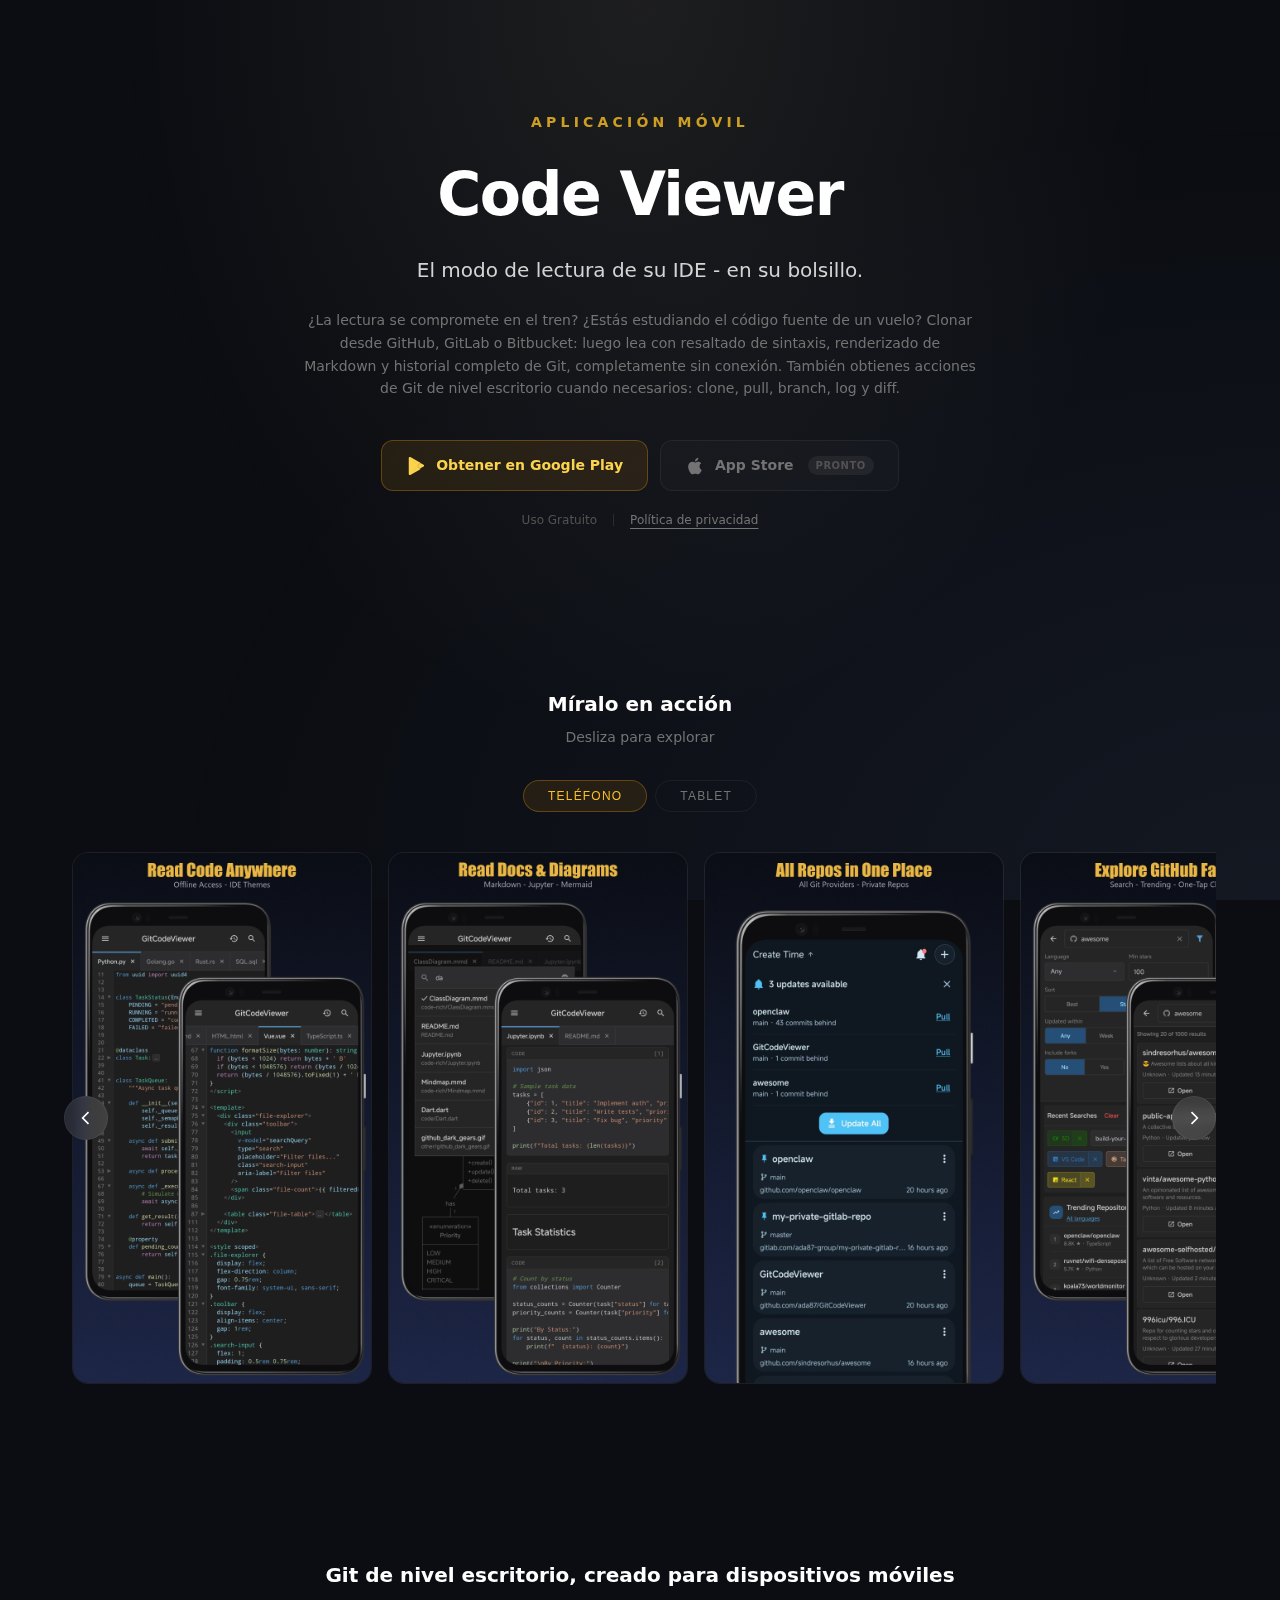
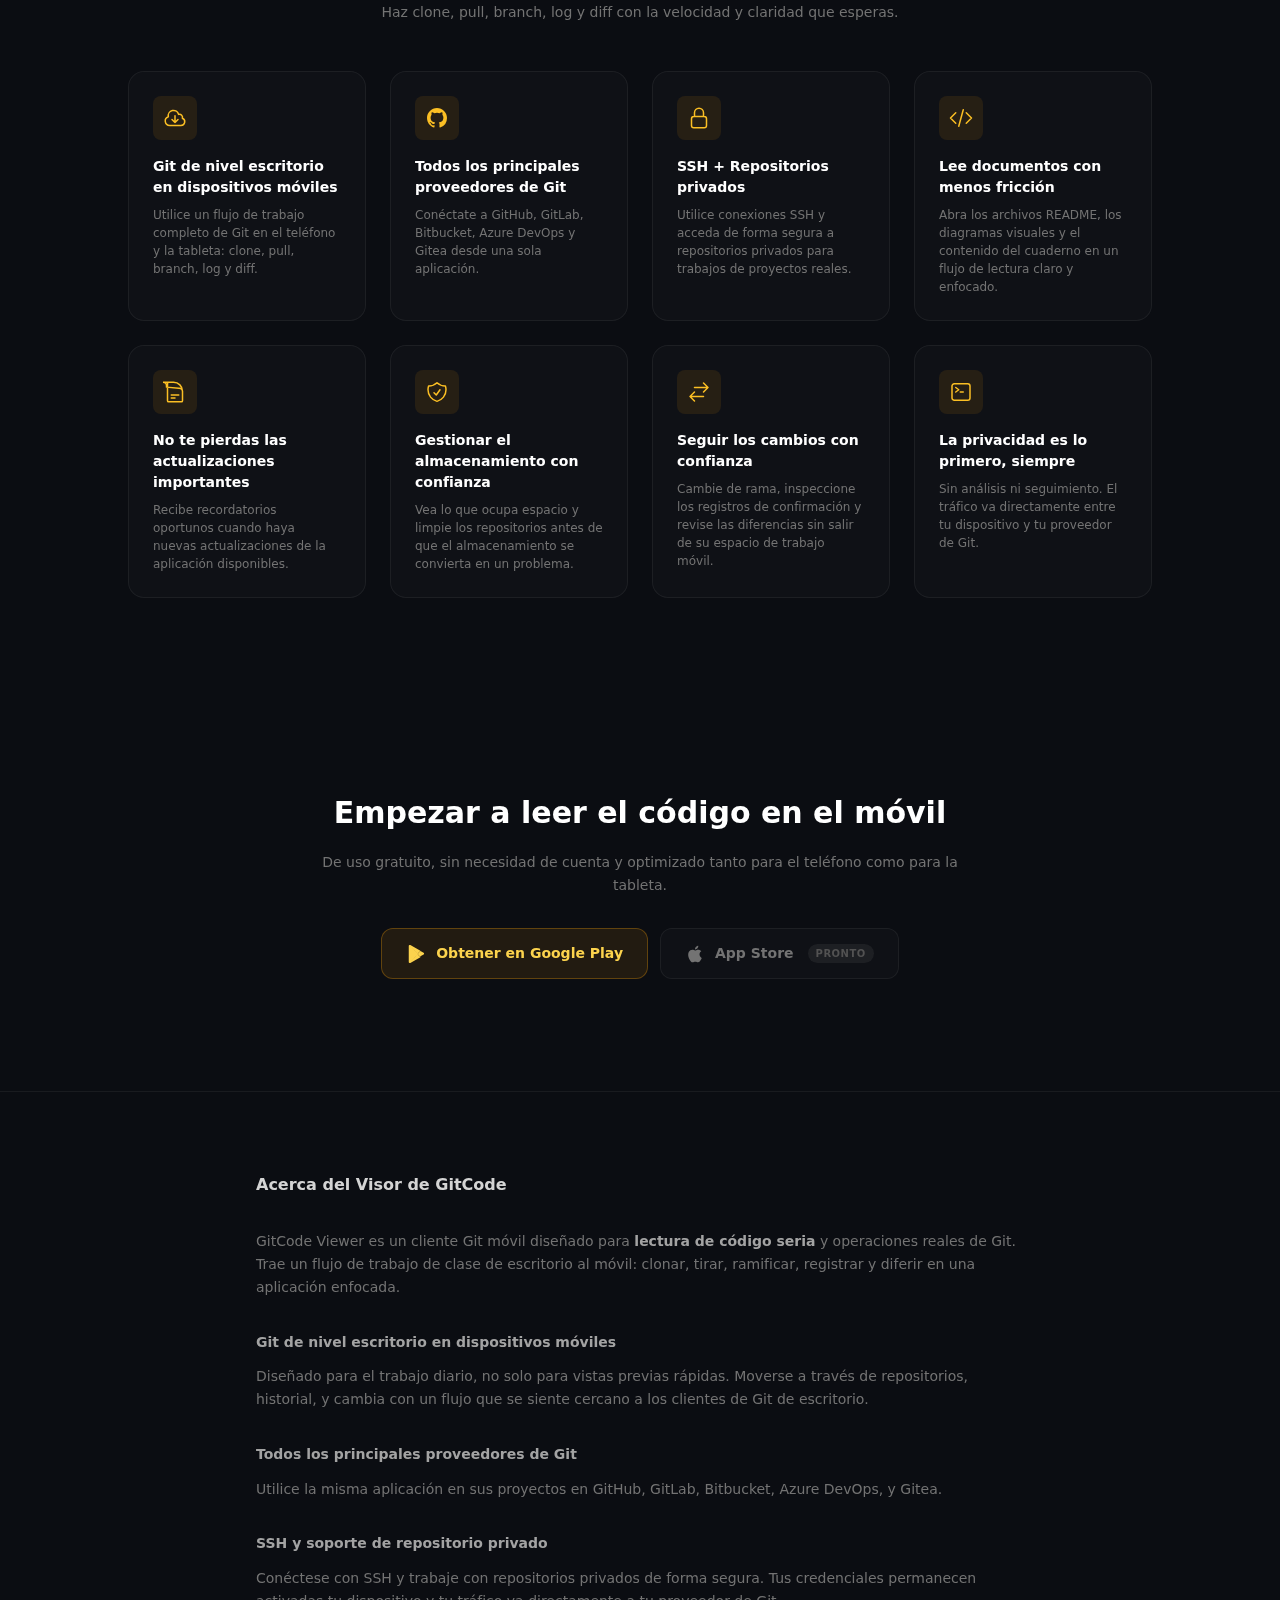
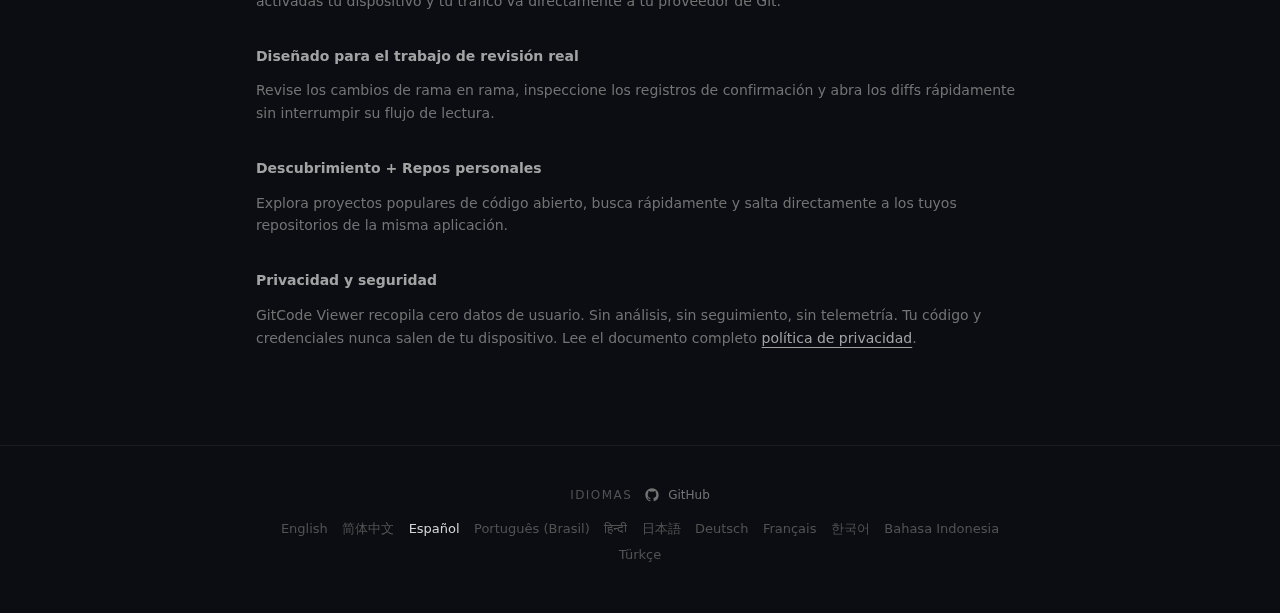
<file: es/index.html>
<!DOCTYPE html>
<html lang="es">
<head>
  <meta charset="UTF-8">
  <meta name="viewport" content="width=device-width, initial-scale=1.0">
  <title>GitCode Viewer - Git de nivel escritorio en móvil</title>
  <meta name="description" content="Git de nivel escritorio en dispositivos móviles: clone, pull, branch, log y diff. Funciona con los principales proveedores de Git, admite SSH y admite repositorios privados.">
  <meta name="keywords" content="git, mobile git client, clone, pull, branch, log, diff, github, gitlab, bitbucket, azure devops, gitea, ssh, private repos">
  <meta name="robots" content="index,follow,max-image-preview:large,max-snippet:-1,max-video-preview:-1">
  <meta name="author" content="XiangDa">
  <meta name="theme-color" content="#0b0d12">
  <link rel="canonical" href="https://gitcodeviewer.xdnote.com/es/">
  <link rel="alternate" hreflang="x-default" href="https://gitcodeviewer.xdnote.com/">
  <link rel="alternate" hreflang="en" href="https://gitcodeviewer.xdnote.com/">
  <link rel="alternate" hreflang="zh-CN" href="https://gitcodeviewer.xdnote.com/zh-cn/">
  <link rel="alternate" hreflang="es" href="https://gitcodeviewer.xdnote.com/es/">
  <link rel="alternate" hreflang="pt-BR" href="https://gitcodeviewer.xdnote.com/pt-br/">
  <link rel="alternate" hreflang="hi" href="https://gitcodeviewer.xdnote.com/hi/">
  <link rel="alternate" hreflang="ja" href="https://gitcodeviewer.xdnote.com/ja/">
  <link rel="alternate" hreflang="de" href="https://gitcodeviewer.xdnote.com/de/">
  <link rel="alternate" hreflang="fr" href="https://gitcodeviewer.xdnote.com/fr/">
  <link rel="alternate" hreflang="ko" href="https://gitcodeviewer.xdnote.com/ko/">
  <link rel="alternate" hreflang="id" href="https://gitcodeviewer.xdnote.com/id/">
  <link rel="alternate" hreflang="tr" href="https://gitcodeviewer.xdnote.com/tr/">
  <link rel="icon" type="image/x-icon" href="/favicon.ico">
  <meta property="og:type" content="website">
  <meta property="og:site_name" content="GitCode Viewer">
  <meta property="og:title" content="GitCode Viewer - Git de nivel escritorio en móvil">
  <meta property="og:description" content="Git de nivel escritorio en dispositivos móviles: clone, pull, branch, log y diff. Funciona con los principales proveedores de Git, admite SSH y repositorios privados.">
  <meta property="og:url" content="https://gitcodeviewer.xdnote.com/es/">
  <meta property="og:image" content="https://gitcodeviewer.xdnote.com/images/phone-01-codeviewer.jpg">
  <meta property="og:image:alt" content="GitCode Viewer mobile screenshot with code reading interface">
  <meta name="twitter:card" content="summary_large_image">
  <meta name="twitter:title" content="GitCode Viewer - Git de nivel escritorio en móvil">
  <meta name="twitter:description" content="Haz clone, pull, branch, log y diff en móvil con soporte SSH y repositorios privados.">
  <meta name="twitter:image" content="https://gitcodeviewer.xdnote.com/images/phone-01-codeviewer.jpg">
    <link rel="stylesheet" href="/style.css">
</head>
<body>
  <div class="pointer-events-none fixed inset-0 bg-gradient"></div>

  <!-- Hero Section -->
  <section class="hero">
    <div class="hero-content">
      <p class="hero-label">Aplicación móvil</p>
      <h1>Code Viewer</h1>
      <p class="hero-subtitle">El modo de lectura de su IDE - en su bolsillo.</p>
      <p class="hero-description">
        ¿La lectura se compromete en el tren? ¿Estás estudiando el código fuente de un vuelo? Clonar desde GitHub,
        GitLab o Bitbucket: luego lea con resaltado de sintaxis, renderizado de Markdown y
        historial completo de Git, completamente sin conexión. También obtienes acciones de Git de nivel escritorio cuando
        necesarios: clone, pull, branch, log y diff.
      </p>

      <div class="cta-container">
        <div class="cta-buttons">
          <!-- Google Play -->
          <a href="https://play.google.com/store/apps/details?id=com.xdnote.codeviewer" target="_blank" rel="noopener noreferrer" class="btn btn-primary">
            <svg viewBox="0 0 24 24" fill="currentColor">
              <path d="M3.827 1.353a1.2 1.2 0 0 0-.527 1.025v19.244a1.2 1.2 0 0 0 .527 1.025l.058.033L14.15 12.415v-.83L3.885 1.32l-.058.033ZM17.3 15.563l-3.15-3.148v-.83L17.3 8.437l.07.04 3.733 2.12a1.2 1.2 0 0 1 0 2.086l-3.733 2.12-.07.04v.72ZM14.15 12.415l-3.15 3.148-7.115 7.115.058.033a1.2 1.2 0 0 0 1.257 0l12.1-6.878-3.15-3.148v-.27ZM14.15 11.585V11.315l3.15-3.148-12.1-6.878a1.2 1.2 0 0 0-1.257 0l-.058.033 7.115 7.115 3.15 3.148Z" />
            </svg>
            Obtener en Google Play
          </a>
          <!-- App Store -->
          <span class="btn btn-secondary">
            <svg viewBox="0 0 24 24" fill="currentColor">
              <path d="M18.71 19.5c-.83 1.24-1.71 2.45-3.05 2.47-1.34.03-1.77-.79-3.29-.79-1.53 0-2 .77-3.27.82-1.31.05-2.3-1.32-3.14-2.53C4.25 17 2.94 12.45 4.7 9.39c.87-1.52 2.43-2.48 4.12-2.51 1.28-.02 2.5.87 3.29.87.78 0 2.26-1.07 3.8-.91.65.03 2.47.26 3.64 1.98-.09.06-2.17 1.28-2.15 3.81.03 3.02 2.65 4.03 2.68 4.04-.03.07-.42 1.44-1.38 2.83M13 3.5c.73-.83 1.94-1.46 2.94-1.5.13 1.17-.34 2.35-1.04 3.19-.69.85-1.83 1.51-2.95 1.42-.15-1.15.41-2.35 1.05-3.11Z" />
            </svg>
            App Store
            <span class="badge">Pronto</span>
          </span>
        </div>
        <div class="cta-meta">
          <span>Uso Gratuito</span>
          <span class="divider"></span>
          <a href="/privacy/">Política de privacidad</a>
        </div>
      </div>
    </div>
  </section>

  <!-- Screenshots Section -->
  <section class="screenshots">
    <div class="container">
      <h2 class="section-title">Míralo en acción</h2>
      <p class="section-subtitle">Desliza para explorar</p>
      <div class="gallery">
        <!-- Device Tabs -->
        <div class="gallery-tabs">
          <button class="gallery-tab active" onclick="switchDevice('phone')">Teléfono</button>
          <button class="gallery-tab" onclick="switchDevice('tablet')">Tablet</button>
        </div>

        <!-- Phone Gallery -->
        <div class="gallery-wrapper" id="phone-wrapper">
          <button class="gallery-btn prev" onclick="scrollGallery('phone-gallery', -1)">
            <svg viewBox="0 0 24 24" fill="none" stroke="currentColor" stroke-width="2"><path d="M15 19l-7-7 7-7"/></svg>
          </button>
          <div class="gallery-track" id="phone-gallery">
            <div class="gallery-slide">
              <img src="/images/phone-01-codeviewer.jpg" alt="Fullscreen code reading with syntax highlighting on mobile" loading="lazy">
            </div>
            <div class="gallery-slide">
              <img src="/images/phone-02-features.jpg" alt="Markdown, diagram, and notebook documentation reading on mobile" loading="lazy">
            </div>
            <div class="gallery-slide">
              <img src="/images/phone-03-repos.jpg" alt="Repository browser for personal, private, and public projects" loading="lazy">
            </div>
            <div class="gallery-slide">
              <img src="/images/phone-04-github.jpg" alt="GitHub search and trending repository discovery on mobile" loading="lazy">
            </div>
            <div class="gallery-slide">
              <img src="/images/phone-05-git.jpg" alt="Desktop-class Git actions on mobile including branch, log, and diff" loading="lazy">
            </div>
            <div class="gallery-slide">
              <img src="/images/phone-06-themes.jpg" alt="Theme customization options for mobile code reading" loading="lazy">
            </div>
          </div>
          <button class="gallery-btn next" onclick="scrollGallery('phone-gallery', 1)">
            <svg viewBox="0 0 24 24" fill="none" stroke="currentColor" stroke-width="2"><path d="M9 5l7 7-7 7"/></svg>
          </button>
        </div>

        <!-- Tablet Gallery -->
        <div class="gallery-wrapper" id="tablet-wrapper" style="display:none">
          <button class="gallery-btn prev" onclick="scrollGallery('tablet-gallery', -1)">
            <svg viewBox="0 0 24 24" fill="none" stroke="currentColor" stroke-width="2"><path d="M15 19l-7-7 7-7"/></svg>
          </button>
          <div class="gallery-track" id="tablet-gallery">
            <div class="gallery-slide">
              <img src="/images/tablet10-01-codeviewer.jpg" alt="Tablet code reading layout with syntax highlighting" loading="lazy">
            </div>
            <div class="gallery-slide">
              <img src="/images/tablet10-02-features.jpg" alt="Tablet documentation reading with markdown and diagrams" loading="lazy">
            </div>
            <div class="gallery-slide">
              <img src="/images/tablet10-04-github.jpg" alt="Tablet repository discovery with GitHub trending and search" loading="lazy">
            </div>
            <div class="gallery-slide">
              <img src="/images/tablet10-05-git.jpg" alt="Tablet Git workflow for pull, branch, log, and diff review" loading="lazy">
            </div>
          </div>
          <button class="gallery-btn next" onclick="scrollGallery('tablet-gallery', 1)">
            <svg viewBox="0 0 24 24" fill="none" stroke="currentColor" stroke-width="2"><path d="M9 5l7 7-7 7"/></svg>
          </button>
        </div>
      </div>
    </div>
  </section>

  <!-- Features Section -->
  <section class="features">
    <div class="features-container">
      <div class="features-header">
        <h2 class="section-title">Git de nivel escritorio, creado para dispositivos móviles</h2>
        <p>Haz clone, pull, branch, log y diff con la velocidad y claridad que esperas.</p>
      </div>
      <div class="features-grid">
        <div class="feature-card">
          <div class="feature-icon">
            <svg viewBox="0 0 24 24" fill="none" stroke="currentColor" stroke-width="1.5">
              <path stroke-linecap="round" stroke-linejoin="round" d="M12 9.75v6.75m0 0-3-3m3 3 3-3m-8.25 6a4.5 4.5 0 0 1-1.41-8.775 5.25 5.25 0 0 1 10.233-2.33 3 3 0 0 1 3.758 3.848A3.752 3.752 0 0 1 18 19.5H6.75Z" />
            </svg>
          </div>
          <h3 class="feature-title">Git de nivel escritorio en dispositivos móviles</h3>
          <p class="feature-description">Utilice un flujo de trabajo completo de Git en el teléfono y la tableta: clone, pull, branch, log y diff.</p>
        </div>
        <div class="feature-card">
          <div class="feature-icon">
            <svg viewBox="0 0 24 24" fill="currentColor">
              <path d="M12 2C6.477 2 2 6.484 2 12.017c0 4.425 2.865 8.18 6.839 9.504.5.092.682-.217.682-.483 0-.237-.008-.868-.013-1.703-2.782.605-3.369-1.343-3.369-1.343-.454-1.158-1.11-1.466-1.11-1.466-.908-.62.069-.608.069-.608 1.003.07 1.531 1.032 1.531 1.032.892 1.53 2.341 1.088 2.91.832.092-.647.35-1.088.636-1.338-2.22-.253-4.555-1.113-4.555-4.951 0-1.093.39-1.988 1.029-2.688-.103-.253-.446-1.272.098-2.65 0 0 .84-.27 2.75 1.026A9.564 9.564 0 0 1 12 6.844a9.59 9.59 0 0 1 2.504.337c1.909-1.296 2.747-1.027 2.747-1.027.546 1.379.202 2.398.1 2.651.64.7 1.028 1.595 1.028 2.688 0 3.848-2.339 4.695-4.566 4.943.359.309.678.92.678 1.855 0 1.338-.012 2.419-.012 2.747 0 .268.18.58.688.482A10.02 10.02 0 0 0 22 12.017C22 6.484 17.522 2 12 2Z" />
            </svg>
          </div>
          <h3 class="feature-title">Todos los principales proveedores de Git</h3>
          <p class="feature-description">Conéctate a GitHub, GitLab, Bitbucket, Azure DevOps y Gitea desde una sola aplicación.</p>
        </div>
        <div class="feature-card">
          <div class="feature-icon">
            <svg viewBox="0 0 24 24" fill="none" stroke="currentColor" stroke-width="1.5">
              <path stroke-linecap="round" stroke-linejoin="round" d="M16.5 10.5V6.75a4.5 4.5 0 1 0-9 0v3.75m-.75 11.25h10.5a2.25 2.25 0 0 0 2.25-2.25v-6.75a2.25 2.25 0 0 0-2.25-2.25H6.75a2.25 2.25 0 0 0-2.25 2.25v6.75a2.25 2.25 0 0 0 2.25 2.25Z" />
            </svg>
          </div>
          <h3 class="feature-title">SSH + Repositorios privados</h3>
          <p class="feature-description">Utilice conexiones SSH y acceda de forma segura a repositorios privados para trabajos de proyectos reales.</p>
        </div>
        <div class="feature-card">
          <div class="feature-icon">
            <svg viewBox="0 0 24 24" fill="none" stroke="currentColor" stroke-width="1.5">
              <path stroke-linecap="round" stroke-linejoin="round" d="M17.25 6.75 22.5 12l-5.25 5.25m-10.5 0L1.5 12l5.25-5.25m7.5-3-4.5 16.5" />
            </svg>
          </div>
          <h3 class="feature-title">Lee documentos con menos fricción</h3>
          <p class="feature-description">Abra los archivos README, los diagramas visuales y el contenido del cuaderno en un flujo de lectura claro y enfocado.</p>
        </div>
        <div class="feature-card">
          <div class="feature-icon">
            <svg viewBox="0 0 24 24" fill="none" stroke="currentColor" stroke-width="1.5">
              <path stroke-linecap="round" stroke-linejoin="round" d="M19.5 14.25v-2.625a3.375 3.375 0 0 0-3.375-3.375h-1.5 1.125A1.125 0 0 1 13.5 7.125v-1.5a3.375 3.375 0 0 0-3.375-3.375H8.25m0 12.75h7.5m-7.5 3H12M10.5 2.25H5.625c-.621 0-1.125.504-1.125 1.125v17.25c0 .621.504 1.125 1.125 1.125h12.75c.621 0 1.125-.504 1.125-1.125V11.25a9 9 0 0 0-9-9Z" />
            </svg>
          </div>
          <h3 class="feature-title">No te pierdas las actualizaciones importantes</h3>
          <p class="feature-description">Recibe recordatorios oportunos cuando haya nuevas actualizaciones de la aplicación disponibles.</p>
        </div>
        <div class="feature-card">
          <div class="feature-icon">
            <svg viewBox="0 0 24 24" fill="none" stroke="currentColor" stroke-width="1.5">
              <path stroke-linecap="round" stroke-linejoin="round" d="M9 12.75 11.25 15 15 9.75m-3-7.036A11.959 11.959 0 0 1 3.598 6 11.99 11.99 0 0 0 3 9.749c0 5.592 3.824 10.29 9 11.623 5.176-1.332 9-6.03 9-11.622 0-1.31-.21-2.571-.598-3.751h-.152c-3.196 0-6.1-1.248-8.25-3.285Z" />
            </svg>
          </div>
          <h3 class="feature-title">Gestionar el almacenamiento con confianza</h3>
          <p class="feature-description">Vea lo que ocupa espacio y limpie los repositorios antes de que el almacenamiento se convierta en un problema.</p>
        </div>
        <div class="feature-card">
          <div class="feature-icon">
            <svg viewBox="0 0 24 24" fill="none" stroke="currentColor" stroke-width="1.5">
              <path stroke-linecap="round" stroke-linejoin="round" d="M7.5 21 3 16.5m0 0L7.5 12M3 16.5h13.5m0-13.5L21 7.5m0 0L16.5 12M21 7.5H7.5" />
            </svg>
          </div>
          <h3 class="feature-title">Seguir los cambios con confianza</h3>
          <p class="feature-description">Cambie de rama, inspeccione los registros de confirmación y revise las diferencias sin salir de su espacio de trabajo móvil.</p>
        </div>
        <div class="feature-card">
          <div class="feature-icon">
            <svg viewBox="0 0 24 24" fill="none" stroke="currentColor" stroke-width="1.5">
              <path stroke-linecap="round" stroke-linejoin="round" d="M6.75 7.5l3 2.25-3 2.25m4.5 0h3m-9 8.25h13.5A2.25 2.25 0 0 0 21 18V6a2.25 2.25 0 0 0-2.25-2.25H5.25A2.25 2.25 0 0 0 3 6v12a2.25 2.25 0 0 0 2.25 2.25Z" />
            </svg>
          </div>
          <h3 class="feature-title">La privacidad es lo primero, siempre</h3>
          <p class="feature-description">Sin análisis ni seguimiento. El tráfico va directamente entre tu dispositivo y tu proveedor de Git.</p>
        </div>
      </div>
    </div>
  </section>

  <!-- CTA Section -->
  <section class="cta-section">
    <div class="cta-content">
      <h2>Empezar a leer el código en el móvil</h2>
      <p>De uso gratuito, sin necesidad de cuenta y optimizado tanto para el teléfono como para la tableta.</p>
      <div class="cta-buttons">
        <a href="https://play.google.com/store/apps/details?id=com.xdnote.codeviewer" target="_blank" rel="noopener noreferrer" class="btn btn-primary">
          <svg viewBox="0 0 24 24" fill="currentColor">
            <path d="M3.827 1.353a1.2 1.2 0 0 0-.527 1.025v19.244a1.2 1.2 0 0 0 .527 1.025l.058.033L14.15 12.415v-.83L3.885 1.32l-.058.033ZM17.3 15.563l-3.15-3.148v-.83L17.3 8.437l.07.04 3.733 2.12a1.2 1.2 0 0 1 0 2.086l-3.733 2.12-.07.04v.72ZM14.15 12.415l-3.15 3.148-7.115 7.115.058.033a1.2 1.2 0 0 0 1.257 0l12.1-6.878-3.15-3.148v-.27ZM14.15 11.585V11.315l3.15-3.148-12.1-6.878a1.2 1.2 0 0 0-1.257 0l-.058.033 7.115 7.115 3.15 3.148Z" />
          </svg>
          Obtener en Google Play
        </a>
        <span class="btn btn-secondary">
          <svg viewBox="0 0 24 24" fill="currentColor">
            <path d="M18.71 19.5c-.83 1.24-1.71 2.45-3.05 2.47-1.34.03-1.77-.79-3.29-.79-1.53 0-2 .77-3.27.82-1.31.05-2.3-1.32-3.14-2.53C4.25 17 2.94 12.45 4.7 9.39c.87-1.52 2.43-2.48 4.12-2.51 1.28-.02 2.5.87 3.29.87.78 0 2.26-1.07 3.8-.91.65.03 2.47.26 3.64 1.98-.09.06-2.17 1.28-2.15 3.81.03 3.02 2.65 4.03 2.68 4.04-.03.07-.42 1.44-1.38 2.83M13 3.5c.73-.83 1.94-1.46 2.94-1.5.13 1.17-.34 2.35-1.04 3.19-.69.85-1.83 1.51-2.95 1.42-.15-1.15.41-2.35 1.05-3.11Z" />
          </svg>
          App Store
          <span class="badge">Pronto</span>
        </span>
      </div>
    </div>
  </section>

  <!-- About Section -->
  <article class="about">
    <div class="about-content">
      <h2>Acerca del Visor de GitCode</h2>

      <p>
        GitCode Viewer es un cliente Git móvil diseñado para <strong>lectura de código seria</strong>
        y operaciones reales de Git. Trae un flujo de trabajo de clase de escritorio al móvil: clonar, tirar,
        ramificar, registrar y diferir en una aplicación enfocada.
      </p>

      <h3>Git de nivel escritorio en dispositivos móviles</h3>
      <p>
        Diseñado para el trabajo diario, no solo para vistas previas rápidas. Moverse a través de repositorios, historial,
        y cambia con un flujo que se siente cercano a los clientes de Git de escritorio.
      </p>

      <h3>Todos los principales proveedores de Git</h3>
      <p>
        Utilice la misma aplicación en sus proyectos en GitHub, GitLab, Bitbucket, Azure DevOps,
        y Gitea.
      </p>

      <h3>SSH y soporte de repositorio privado</h3>
      <p>
        Conéctese con SSH y trabaje con repositorios privados de forma segura. Tus credenciales permanecen activadas
        tu dispositivo y tu tráfico va directamente a tu proveedor de Git.
      </p>

      <h3>Diseñado para el trabajo de revisión real</h3>
      <p>
        Revise los cambios de rama en rama, inspeccione los registros de confirmación y abra los diffs rápidamente
        sin interrumpir su flujo de lectura.
      </p>

      <h3>Descubrimiento + Repos personales</h3>
      <p>
        Explora proyectos populares de código abierto, busca rápidamente y salta directamente a los tuyos
        repositorios de la misma aplicación.
      </p>

      <h3>Privacidad y seguridad</h3>
      <p>
        GitCode Viewer recopila cero datos de usuario. Sin análisis, sin seguimiento, sin telemetría.
        Tu código y credenciales nunca salen de tu dispositivo. Lee el documento completo
        <a href="/privacy/">política de privacidad</a>.
      </p>
    </div>
  </article>

  <footer class="i18n-footer">
    <div class="i18n-inner">
      <div class="i18n-heading">
        <p class="i18n-title">Idiomas</p>
        <a class="github-link" href="https://github.com/ada87/GitCodeViewer" target="_blank" rel="noopener noreferrer">
          <svg viewBox="0 0 24 24" aria-hidden="true">
            <path d="M12 2C6.477 2 2 6.484 2 12.017c0 4.425 2.865 8.18 6.839 9.504.5.092.682-.217.682-.483 0-.237-.008-.868-.013-1.703-2.782.605-3.369-1.343-3.369-1.343-.454-1.158-1.11-1.466-1.11-1.466-.908-.62.069-.608.069-.608 1.003.07 1.531 1.032 1.531 1.032.892 1.53 2.341 1.088 2.91.832.092-.647.35-1.088.636-1.338-2.22-.253-4.555-1.113-4.555-4.951 0-1.093.39-1.988 1.029-2.688-.103-.253-.446-1.272.098-2.65 0 0 .84-.27 2.75 1.026A9.564 9.564 0 0 1 12 6.844a9.59 9.59 0 0 1 2.504.337c1.909-1.296 2.747-1.027 2.747-1.027.546 1.379.202 2.398.1 2.651.64.7 1.028 1.595 1.028 2.688 0 3.848-2.339 4.695-4.566 4.943.359.309.678.92.678 1.855 0 1.338-.012 2.419-.012 2.747 0 .268.18.58.688.482A10.02 10.02 0 0 0 22 12.017C22 6.484 17.522 2 12 2Z" />
          </svg>
          <span>GitHub</span>
        </a>
      </div>
      <nav class="i18n-links" aria-label="Selector de idioma">
        <a class="i18n-link" data-locale="en" href="/">English</a>
        <a class="i18n-link" data-locale="zh-cn" href="/zh-cn/">简体中文</a>
        <a class="i18n-link" data-locale="es" href="/es/">Español</a>
        <a class="i18n-link" data-locale="pt-br" href="/pt-br/">Português (Brasil)</a>
        <a class="i18n-link" data-locale="hi" href="/hi/">हिन्दी</a>
        <a class="i18n-link" data-locale="ja" href="/ja/">日本語</a>
        <a class="i18n-link" data-locale="de" href="/de/">Deutsch</a>
        <a class="i18n-link" data-locale="fr" href="/fr/">Français</a>
        <a class="i18n-link" data-locale="ko" href="/ko/">한국어</a>
        <a class="i18n-link" data-locale="id" href="/id/">Bahasa Indonesia</a>
        <a class="i18n-link" data-locale="tr" href="/tr/">Türkçe</a>
      </nav>
    </div>
  </footer>

  <!-- JSON-LD for SEO -->
  <script type="application/ld+json">
  {
    "@context": "https://schema.org",
    "@graph": [
      {
        "@type": "SoftwareApplication",
        "name": "GitCode Viewer",
        "alternateName": "Code Viewer",
        "applicationCategory": "DeveloperApplication",
        "applicationSubCategory": "Git Client",
        "operatingSystem": "Android",
        "description": "Git de nivel escritorio en móvil con clone, pull, branch, log y diff. Compatible con los principales proveedores Git, conexiones SSH y repositorios privados.",
        "url": "https://gitcodeviewer.xdnote.com/",
        "installUrl": "https://play.google.com/store/apps/details?id=com.xdnote.codeviewer",
        "downloadUrl": "https://play.google.com/store/apps/details?id=com.xdnote.codeviewer",
        "image": "https://gitcodeviewer.xdnote.com/images/phone-01-codeviewer.jpg",
        "screenshot": [
          "https://gitcodeviewer.xdnote.com/images/phone-01-codeviewer.jpg",
          "https://gitcodeviewer.xdnote.com/images/phone-05-git.jpg",
          "https://gitcodeviewer.xdnote.com/images/tablet10-05-git.jpg"
        ],
        "featureList": [
          "Acciones Git de nivel escritorio en móvil: clone, pull, branch, log, diff",
          "Compatible con GitHub, GitLab, Bitbucket, Azure DevOps y Gitea",
          "Soporte para conexiones SSH y repositorios privados",
          "Lectura de código sin conexión con resaltado de sintaxis",
          "Descubrimiento y búsqueda de repositorios"
        ],
        "offers": {
          "@type": "Offer",
          "price": "0",
          "priceCurrency": "USD"
        },
        "author": {
          "@type": "Person",
          "name": "XiangDa",
          "email": "ada87@163.com"
        }
      },
      {
        "@type": "WebSite",
        "name": "GitCode Viewer",
        "url": "https://gitcodeviewer.xdnote.com/",
        "inLanguage": "es",
        "description": "Sitio oficial de GitCode Viewer con funciones de la app, capturas y enlace de instalación."
      },
      {
        "@type": "FAQPage",
        "mainEntity": [
          {
            "@type": "Question",
            "name": "¿GitCode Viewer es un buen cliente Git móvil para Android?",
            "acceptedAnswer": {
              "@type": "Answer",
              "text": "Sí. GitCode Viewer está diseñado para flujos Git de nivel escritorio en Android, con clone, pull, branch, log y diff."
            }
          },
          {
            "@type": "Question",
            "name": "¿Puedo usar clone y pull de repositorios Git en Android?",
            "acceptedAnswer": {
              "@type": "Answer",
              "text": "Sí. GitCode Viewer permite hacer clone y pull directamente desde el móvil."
            }
          },
          {
            "@type": "Question",
            "name": "¿Admite cambio de branch, commit log y revisión de diff?",
            "acceptedAnswer": {
              "@type": "Answer",
              "text": "Sí. Soporta cambio de branch, revisión de commit log y diff de archivos en móvil."
            }
          },
          {
            "@type": "Question",
            "name": "¿Qué proveedores Git soporta GitCode Viewer?",
            "acceptedAnswer": {
              "@type": "Answer",
              "text": "GitCode Viewer soporta GitHub, GitLab, Bitbucket, Azure DevOps y Gitea."
            }
          },
          {
            "@type": "Question",
            "name": "¿GitCode Viewer soporta SSH y repositorios privados?",
            "acceptedAnswer": {
              "@type": "Answer",
              "text": "Sí. GitCode Viewer soporta conexiones SSH y repositorios privados."
            }
          },
          {
            "@type": "Question",
            "name": "¿Puedo leer repositorios sin conexión en el móvil?",
            "acceptedAnswer": {
              "@type": "Answer",
              "text": "Sí. Después de hacer clone, GitCode Viewer permite lectura sin conexión con resaltado de sintaxis e historial."
            }
          },
          {
            "@type": "Question",
            "name": "¿GitCode Viewer recopila datos de usuario o analytics de seguimiento?",
            "acceptedAnswer": {
              "@type": "Answer",
              "text": "No. GitCode Viewer no recopila analytics ni datos de seguimiento."
            }
          }
        ]
      }
    ]
  }
  </script>

  <script src="/script.js"></script>
</body>
</html>
</file>
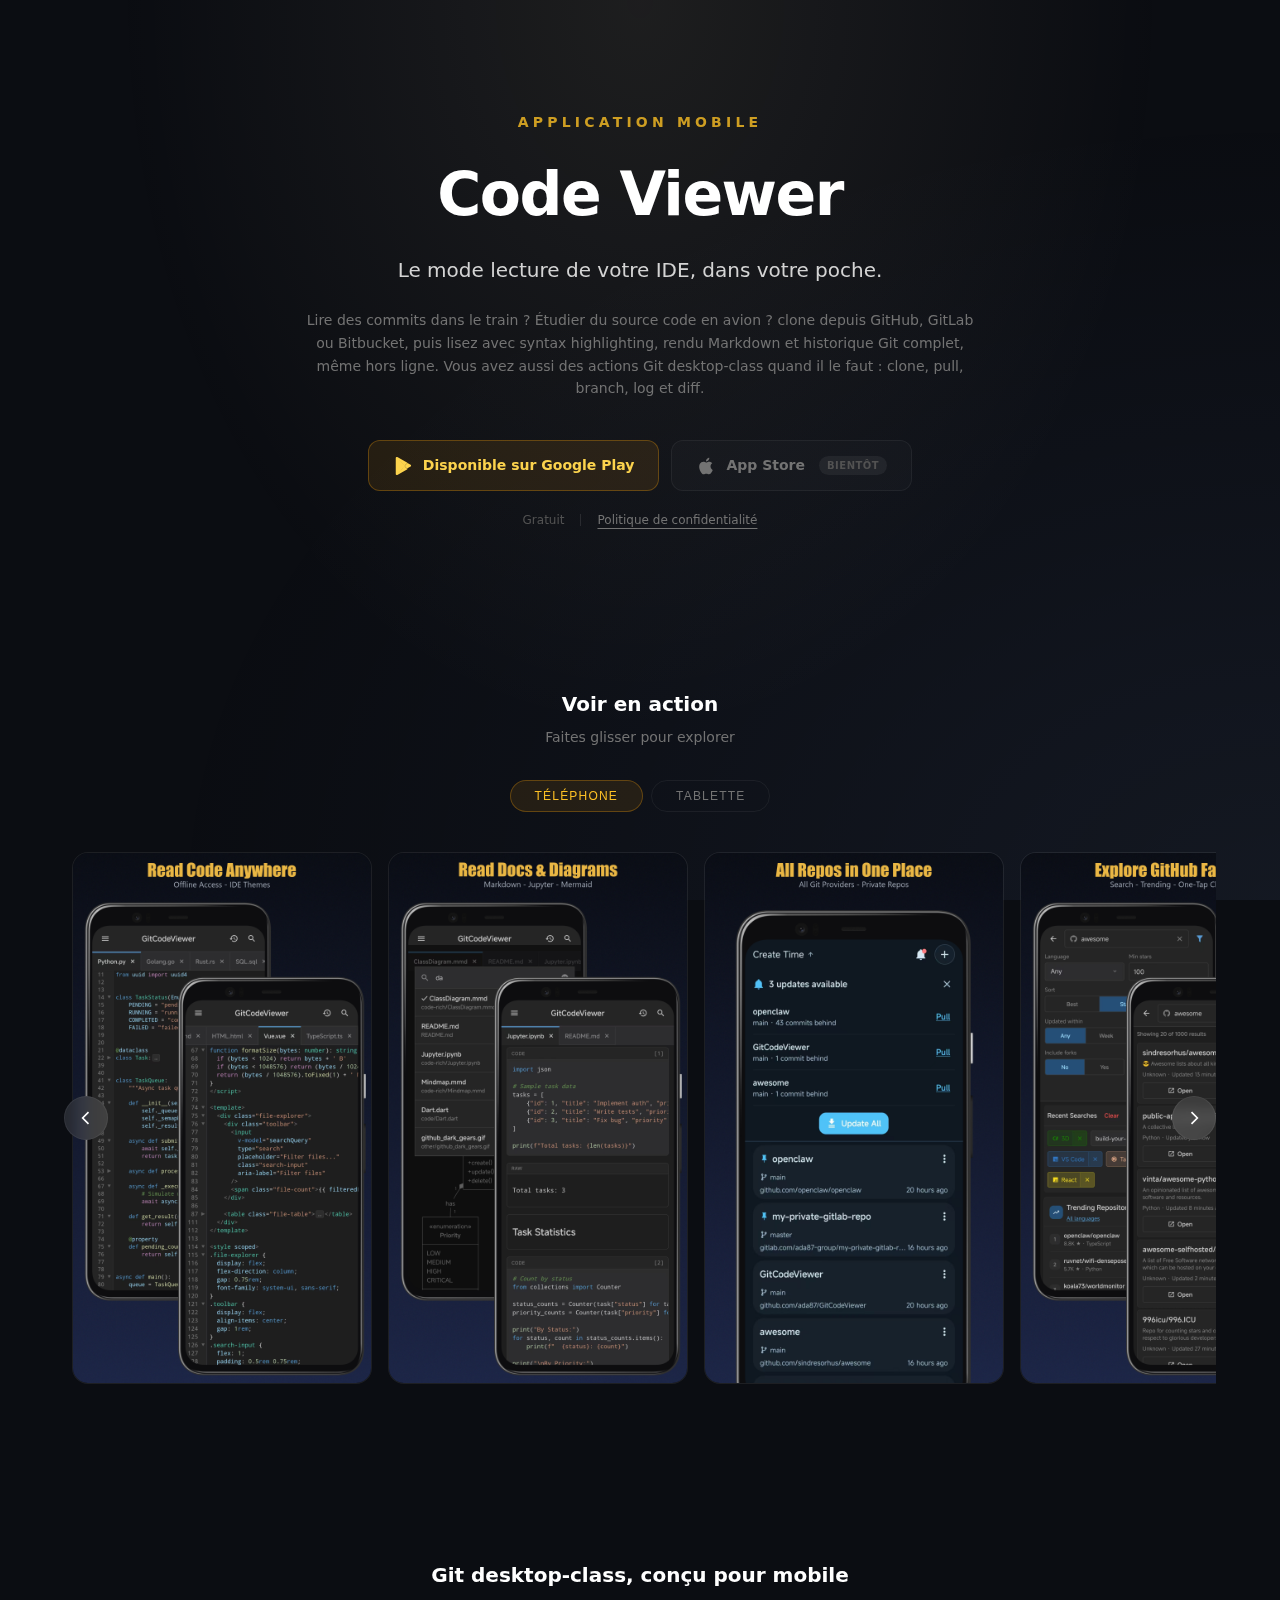
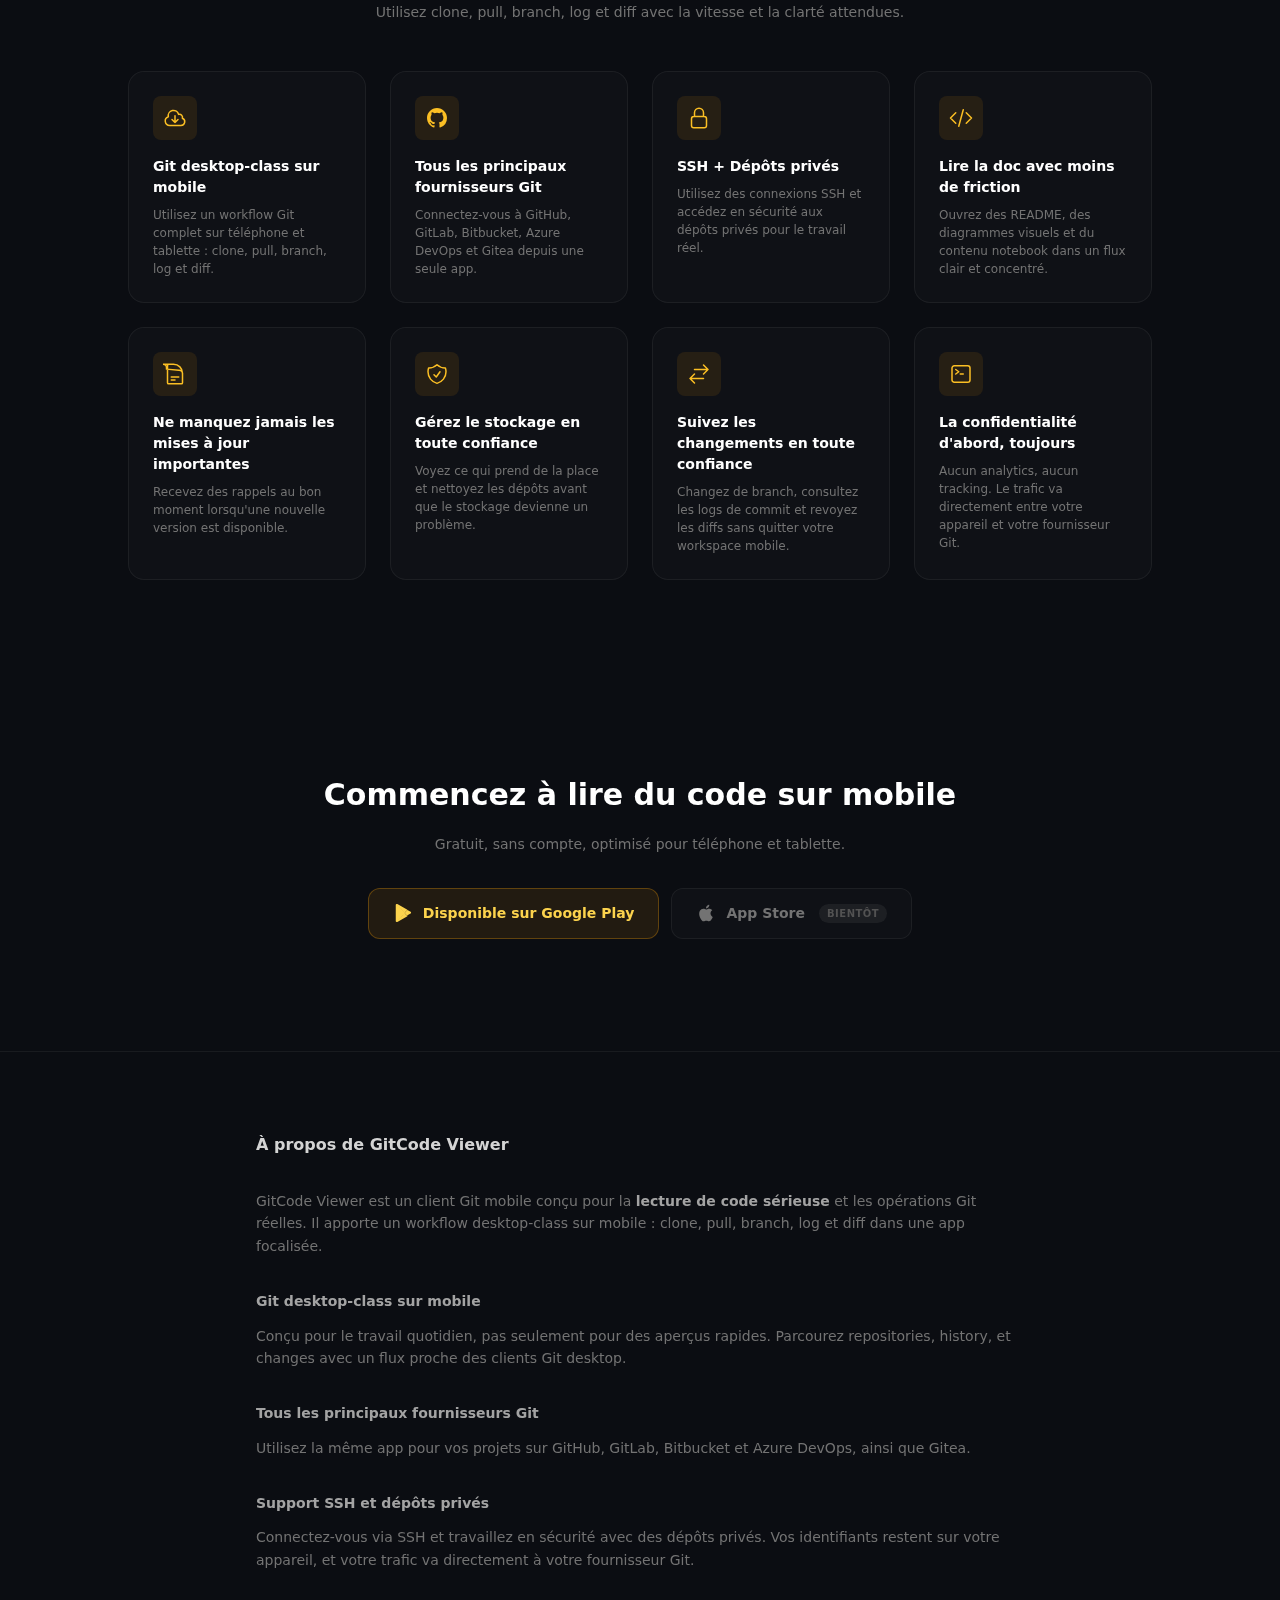
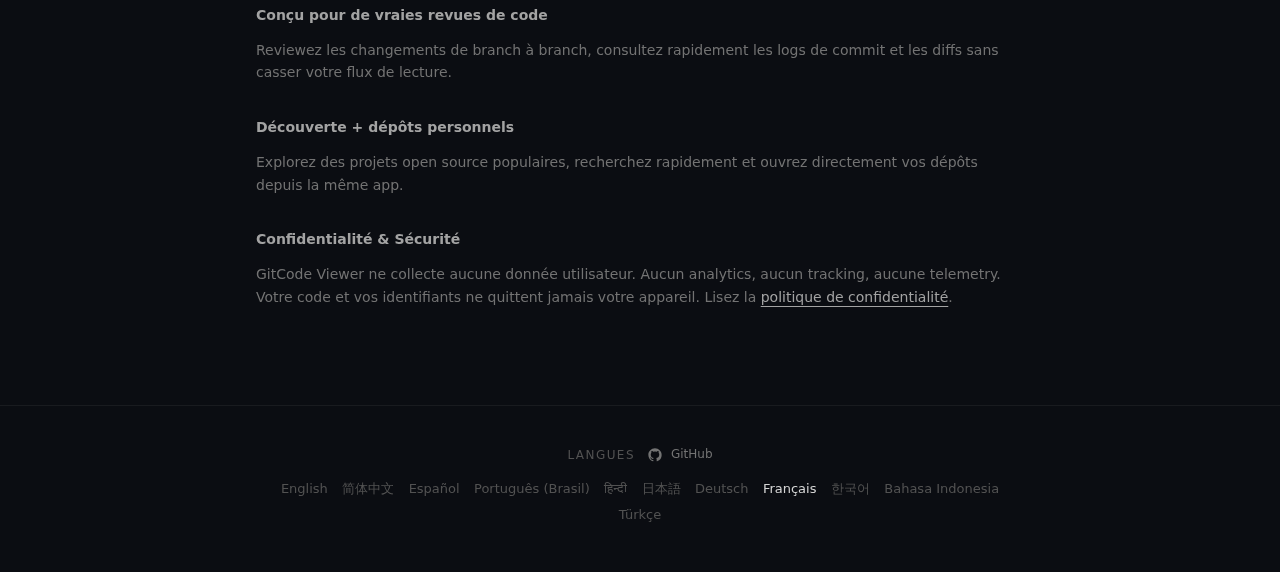
<file: fr/index.html>
<!DOCTYPE html>
<html lang="fr">
<head>
  <meta charset="UTF-8">
  <meta name="viewport" content="width=device-width, initial-scale=1.0">
  <title>GitCode Viewer - Git desktop-class sur mobile</title>
  <meta name="description" content="Git desktop-class sur mobile : clone, pull, branch, log et diff. Compatible avec les principaux fournisseurs Git, SSH et les dépôts privés.">
  <meta name="keywords" content="git, mobile git client, clone, pull, branch, log, diff, github, gitlab, bitbucket, azure devops, gitea, ssh, private repos">
  <meta name="robots" content="index,follow,max-image-preview:large,max-snippet:-1,max-video-preview:-1">
  <meta name="author" content="XiangDa">
  <meta name="theme-color" content="#0b0d12">
  <link rel="canonical" href="https://gitcodeviewer.xdnote.com/fr/">
  <link rel="alternate" hreflang="x-default" href="https://gitcodeviewer.xdnote.com/">
  <link rel="alternate" hreflang="en" href="https://gitcodeviewer.xdnote.com/">
  <link rel="alternate" hreflang="zh-CN" href="https://gitcodeviewer.xdnote.com/zh-cn/">
  <link rel="alternate" hreflang="es" href="https://gitcodeviewer.xdnote.com/es/">
  <link rel="alternate" hreflang="pt-BR" href="https://gitcodeviewer.xdnote.com/pt-br/">
  <link rel="alternate" hreflang="hi" href="https://gitcodeviewer.xdnote.com/hi/">
  <link rel="alternate" hreflang="ja" href="https://gitcodeviewer.xdnote.com/ja/">
  <link rel="alternate" hreflang="de" href="https://gitcodeviewer.xdnote.com/de/">
  <link rel="alternate" hreflang="fr" href="https://gitcodeviewer.xdnote.com/fr/">
  <link rel="alternate" hreflang="ko" href="https://gitcodeviewer.xdnote.com/ko/">
  <link rel="alternate" hreflang="id" href="https://gitcodeviewer.xdnote.com/id/">
  <link rel="alternate" hreflang="tr" href="https://gitcodeviewer.xdnote.com/tr/">
  <link rel="icon" type="image/x-icon" href="/favicon.ico">
  <meta property="og:type" content="website">
  <meta property="og:site_name" content="GitCode Viewer">
  <meta property="og:title" content="GitCode Viewer - Git desktop-class sur mobile">
  <meta property="og:description" content="Git desktop-class sur mobile : clone, pull, branch, log et diff. Compatible avec les principaux fournisseurs Git, SSH et les dépôts privés.">
  <meta property="og:url" content="https://gitcodeviewer.xdnote.com/fr/">
  <meta property="og:image" content="https://gitcodeviewer.xdnote.com/images/phone-01-codeviewer.jpg">
  <meta property="og:image:alt" content="GitCode Viewer mobile screenshot with code reading interface">
  <meta name="twitter:card" content="summary_large_image">
  <meta name="twitter:title" content="GitCode Viewer - Git desktop-class sur mobile">
  <meta name="twitter:description" content="clone, pull, branch, log et diff sur mobile avec prise en charge SSH et dépôts privés.">
  <meta name="twitter:image" content="https://gitcodeviewer.xdnote.com/images/phone-01-codeviewer.jpg">
    <link rel="stylesheet" href="/style.css">
</head>
<body>
  <div class="pointer-events-none fixed inset-0 bg-gradient"></div>

  <!-- Hero Section -->
  <section class="hero">
    <div class="hero-content">
      <p class="hero-label">Application mobile</p>
      <h1>Code Viewer</h1>
      <p class="hero-subtitle">Le mode lecture de votre IDE, dans votre poche.</p>
      <p class="hero-description">
        Lire des commits dans le train ? Étudier du source code en avion ? clone depuis GitHub,
        GitLab ou Bitbucket, puis lisez avec syntax highlighting, rendu Markdown et
        historique Git complet, même hors ligne. Vous avez aussi des actions Git desktop-class quand
        il le faut : clone, pull, branch, log et diff.
      </p>

      <div class="cta-container">
        <div class="cta-buttons">
          <!-- Google Play -->
          <a href="https://play.google.com/store/apps/details?id=com.xdnote.codeviewer" target="_blank" rel="noopener noreferrer" class="btn btn-primary">
            <svg viewBox="0 0 24 24" fill="currentColor">
              <path d="M3.827 1.353a1.2 1.2 0 0 0-.527 1.025v19.244a1.2 1.2 0 0 0 .527 1.025l.058.033L14.15 12.415v-.83L3.885 1.32l-.058.033ZM17.3 15.563l-3.15-3.148v-.83L17.3 8.437l.07.04 3.733 2.12a1.2 1.2 0 0 1 0 2.086l-3.733 2.12-.07.04v.72ZM14.15 12.415l-3.15 3.148-7.115 7.115.058.033a1.2 1.2 0 0 0 1.257 0l12.1-6.878-3.15-3.148v-.27ZM14.15 11.585V11.315l3.15-3.148-12.1-6.878a1.2 1.2 0 0 0-1.257 0l-.058.033 7.115 7.115 3.15 3.148Z" />
            </svg>
            Disponible sur Google Play
          </a>
          <!-- App Store -->
          <span class="btn btn-secondary">
            <svg viewBox="0 0 24 24" fill="currentColor">
              <path d="M18.71 19.5c-.83 1.24-1.71 2.45-3.05 2.47-1.34.03-1.77-.79-3.29-.79-1.53 0-2 .77-3.27.82-1.31.05-2.3-1.32-3.14-2.53C4.25 17 2.94 12.45 4.7 9.39c.87-1.52 2.43-2.48 4.12-2.51 1.28-.02 2.5.87 3.29.87.78 0 2.26-1.07 3.8-.91.65.03 2.47.26 3.64 1.98-.09.06-2.17 1.28-2.15 3.81.03 3.02 2.65 4.03 2.68 4.04-.03.07-.42 1.44-1.38 2.83M13 3.5c.73-.83 1.94-1.46 2.94-1.5.13 1.17-.34 2.35-1.04 3.19-.69.85-1.83 1.51-2.95 1.42-.15-1.15.41-2.35 1.05-3.11Z" />
            </svg>
            App Store
            <span class="badge">Bientôt</span>
          </span>
        </div>
        <div class="cta-meta">
          <span>Gratuit</span>
          <span class="divider"></span>
          <a href="/privacy/">Politique de confidentialité</a>
        </div>
      </div>
    </div>
  </section>

  <!-- Screenshots Section -->
  <section class="screenshots">
    <div class="container">
      <h2 class="section-title">Voir en action</h2>
      <p class="section-subtitle">Faites glisser pour explorer</p>
      <div class="gallery">
        <!-- Device Tabs -->
        <div class="gallery-tabs">
          <button class="gallery-tab active" onclick="switchDevice('phone')">Téléphone</button>
          <button class="gallery-tab" onclick="switchDevice('tablet')">Tablette</button>
        </div>

        <!-- Phone Gallery -->
        <div class="gallery-wrapper" id="phone-wrapper">
          <button class="gallery-btn prev" onclick="scrollGallery('phone-gallery', -1)">
            <svg viewBox="0 0 24 24" fill="none" stroke="currentColor" stroke-width="2"><path d="M15 19l-7-7 7-7"/></svg>
          </button>
          <div class="gallery-track" id="phone-gallery">
            <div class="gallery-slide">
              <img src="/images/phone-01-codeviewer.jpg" alt="Fullscreen code reading with syntax highlighting on mobile" loading="lazy">
            </div>
            <div class="gallery-slide">
              <img src="/images/phone-02-features.jpg" alt="Markdown, diagram, and notebook documentation reading on mobile" loading="lazy">
            </div>
            <div class="gallery-slide">
              <img src="/images/phone-03-repos.jpg" alt="Repository browser for personal, private, and public projects" loading="lazy">
            </div>
            <div class="gallery-slide">
              <img src="/images/phone-04-github.jpg" alt="GitHub search and trending repository discovery on mobile" loading="lazy">
            </div>
            <div class="gallery-slide">
              <img src="/images/phone-05-git.jpg" alt="Desktop-class Git actions on mobile including branch, log, and diff" loading="lazy">
            </div>
            <div class="gallery-slide">
              <img src="/images/phone-06-themes.jpg" alt="Theme customization options for mobile code reading" loading="lazy">
            </div>
          </div>
          <button class="gallery-btn next" onclick="scrollGallery('phone-gallery', 1)">
            <svg viewBox="0 0 24 24" fill="none" stroke="currentColor" stroke-width="2"><path d="M9 5l7 7-7 7"/></svg>
          </button>
        </div>

        <!-- Tablet Gallery -->
        <div class="gallery-wrapper" id="tablet-wrapper" style="display:none">
          <button class="gallery-btn prev" onclick="scrollGallery('tablet-gallery', -1)">
            <svg viewBox="0 0 24 24" fill="none" stroke="currentColor" stroke-width="2"><path d="M15 19l-7-7 7-7"/></svg>
          </button>
          <div class="gallery-track" id="tablet-gallery">
            <div class="gallery-slide">
              <img src="/images/tablet10-01-codeviewer.jpg" alt="Tablet code reading layout with syntax highlighting" loading="lazy">
            </div>
            <div class="gallery-slide">
              <img src="/images/tablet10-02-features.jpg" alt="Tablet documentation reading with markdown and diagrams" loading="lazy">
            </div>
            <div class="gallery-slide">
              <img src="/images/tablet10-04-github.jpg" alt="Tablet repository discovery with GitHub trending and search" loading="lazy">
            </div>
            <div class="gallery-slide">
              <img src="/images/tablet10-05-git.jpg" alt="Tablet Git workflow for pull, branch, log, and diff review" loading="lazy">
            </div>
          </div>
          <button class="gallery-btn next" onclick="scrollGallery('tablet-gallery', 1)">
            <svg viewBox="0 0 24 24" fill="none" stroke="currentColor" stroke-width="2"><path d="M9 5l7 7-7 7"/></svg>
          </button>
        </div>
      </div>
    </div>
  </section>

  <!-- Features Section -->
  <section class="features">
    <div class="features-container">
      <div class="features-header">
        <h2 class="section-title">Git desktop-class, conçu pour mobile</h2>
        <p>Utilisez clone, pull, branch, log et diff avec la vitesse et la clarté attendues.</p>
      </div>
      <div class="features-grid">
        <div class="feature-card">
          <div class="feature-icon">
            <svg viewBox="0 0 24 24" fill="none" stroke="currentColor" stroke-width="1.5">
              <path stroke-linecap="round" stroke-linejoin="round" d="M12 9.75v6.75m0 0-3-3m3 3 3-3m-8.25 6a4.5 4.5 0 0 1-1.41-8.775 5.25 5.25 0 0 1 10.233-2.33 3 3 0 0 1 3.758 3.848A3.752 3.752 0 0 1 18 19.5H6.75Z" />
            </svg>
          </div>
          <h3 class="feature-title">Git desktop-class sur mobile</h3>
          <p class="feature-description">Utilisez un workflow Git complet sur téléphone et tablette : clone, pull, branch, log et diff.</p>
        </div>
        <div class="feature-card">
          <div class="feature-icon">
            <svg viewBox="0 0 24 24" fill="currentColor">
              <path d="M12 2C6.477 2 2 6.484 2 12.017c0 4.425 2.865 8.18 6.839 9.504.5.092.682-.217.682-.483 0-.237-.008-.868-.013-1.703-2.782.605-3.369-1.343-3.369-1.343-.454-1.158-1.11-1.466-1.11-1.466-.908-.62.069-.608.069-.608 1.003.07 1.531 1.032 1.531 1.032.892 1.53 2.341 1.088 2.91.832.092-.647.35-1.088.636-1.338-2.22-.253-4.555-1.113-4.555-4.951 0-1.093.39-1.988 1.029-2.688-.103-.253-.446-1.272.098-2.65 0 0 .84-.27 2.75 1.026A9.564 9.564 0 0 1 12 6.844a9.59 9.59 0 0 1 2.504.337c1.909-1.296 2.747-1.027 2.747-1.027.546 1.379.202 2.398.1 2.651.64.7 1.028 1.595 1.028 2.688 0 3.848-2.339 4.695-4.566 4.943.359.309.678.92.678 1.855 0 1.338-.012 2.419-.012 2.747 0 .268.18.58.688.482A10.02 10.02 0 0 0 22 12.017C22 6.484 17.522 2 12 2Z" />
            </svg>
          </div>
          <h3 class="feature-title">Tous les principaux fournisseurs Git</h3>
          <p class="feature-description">Connectez-vous à GitHub, GitLab, Bitbucket, Azure DevOps et Gitea depuis une seule app.</p>
        </div>
        <div class="feature-card">
          <div class="feature-icon">
            <svg viewBox="0 0 24 24" fill="none" stroke="currentColor" stroke-width="1.5">
              <path stroke-linecap="round" stroke-linejoin="round" d="M16.5 10.5V6.75a4.5 4.5 0 1 0-9 0v3.75m-.75 11.25h10.5a2.25 2.25 0 0 0 2.25-2.25v-6.75a2.25 2.25 0 0 0-2.25-2.25H6.75a2.25 2.25 0 0 0-2.25 2.25v6.75a2.25 2.25 0 0 0 2.25 2.25Z" />
            </svg>
          </div>
          <h3 class="feature-title">SSH + Dépôts privés</h3>
          <p class="feature-description">Utilisez des connexions SSH et accédez en sécurité aux dépôts privés pour le travail réel.</p>
        </div>
        <div class="feature-card">
          <div class="feature-icon">
            <svg viewBox="0 0 24 24" fill="none" stroke="currentColor" stroke-width="1.5">
              <path stroke-linecap="round" stroke-linejoin="round" d="M17.25 6.75 22.5 12l-5.25 5.25m-10.5 0L1.5 12l5.25-5.25m7.5-3-4.5 16.5" />
            </svg>
          </div>
          <h3 class="feature-title">Lire la doc avec moins de friction</h3>
          <p class="feature-description">Ouvrez des README, des diagrammes visuels et du contenu notebook dans un flux clair et concentré.</p>
        </div>
        <div class="feature-card">
          <div class="feature-icon">
            <svg viewBox="0 0 24 24" fill="none" stroke="currentColor" stroke-width="1.5">
              <path stroke-linecap="round" stroke-linejoin="round" d="M19.5 14.25v-2.625a3.375 3.375 0 0 0-3.375-3.375h-1.5 1.125A1.125 0 0 1 13.5 7.125v-1.5a3.375 3.375 0 0 0-3.375-3.375H8.25m0 12.75h7.5m-7.5 3H12M10.5 2.25H5.625c-.621 0-1.125.504-1.125 1.125v17.25c0 .621.504 1.125 1.125 1.125h12.75c.621 0 1.125-.504 1.125-1.125V11.25a9 9 0 0 0-9-9Z" />
            </svg>
          </div>
          <h3 class="feature-title">Ne manquez jamais les mises à jour importantes</h3>
          <p class="feature-description">Recevez des rappels au bon moment lorsqu'une nouvelle version est disponible.</p>
        </div>
        <div class="feature-card">
          <div class="feature-icon">
            <svg viewBox="0 0 24 24" fill="none" stroke="currentColor" stroke-width="1.5">
              <path stroke-linecap="round" stroke-linejoin="round" d="M9 12.75 11.25 15 15 9.75m-3-7.036A11.959 11.959 0 0 1 3.598 6 11.99 11.99 0 0 0 3 9.749c0 5.592 3.824 10.29 9 11.623 5.176-1.332 9-6.03 9-11.622 0-1.31-.21-2.571-.598-3.751h-.152c-3.196 0-6.1-1.248-8.25-3.285Z" />
            </svg>
          </div>
          <h3 class="feature-title">Gérez le stockage en toute confiance</h3>
          <p class="feature-description">Voyez ce qui prend de la place et nettoyez les dépôts avant que le stockage devienne un problème.</p>
        </div>
        <div class="feature-card">
          <div class="feature-icon">
            <svg viewBox="0 0 24 24" fill="none" stroke="currentColor" stroke-width="1.5">
              <path stroke-linecap="round" stroke-linejoin="round" d="M7.5 21 3 16.5m0 0L7.5 12M3 16.5h13.5m0-13.5L21 7.5m0 0L16.5 12M21 7.5H7.5" />
            </svg>
          </div>
          <h3 class="feature-title">Suivez les changements en toute confiance</h3>
          <p class="feature-description">Changez de branch, consultez les logs de commit et revoyez les diffs sans quitter votre workspace mobile.</p>
        </div>
        <div class="feature-card">
          <div class="feature-icon">
            <svg viewBox="0 0 24 24" fill="none" stroke="currentColor" stroke-width="1.5">
              <path stroke-linecap="round" stroke-linejoin="round" d="M6.75 7.5l3 2.25-3 2.25m4.5 0h3m-9 8.25h13.5A2.25 2.25 0 0 0 21 18V6a2.25 2.25 0 0 0-2.25-2.25H5.25A2.25 2.25 0 0 0 3 6v12a2.25 2.25 0 0 0 2.25 2.25Z" />
            </svg>
          </div>
          <h3 class="feature-title">La confidentialité d'abord, toujours</h3>
          <p class="feature-description">Aucun analytics, aucun tracking. Le trafic va directement entre votre appareil et votre fournisseur Git.</p>
        </div>
      </div>
    </div>
  </section>

  <!-- CTA Section -->
  <section class="cta-section">
    <div class="cta-content">
      <h2>Commencez à lire du code sur mobile</h2>
      <p>Gratuit, sans compte, optimisé pour téléphone et tablette.</p>
      <div class="cta-buttons">
        <a href="https://play.google.com/store/apps/details?id=com.xdnote.codeviewer" target="_blank" rel="noopener noreferrer" class="btn btn-primary">
          <svg viewBox="0 0 24 24" fill="currentColor">
            <path d="M3.827 1.353a1.2 1.2 0 0 0-.527 1.025v19.244a1.2 1.2 0 0 0 .527 1.025l.058.033L14.15 12.415v-.83L3.885 1.32l-.058.033ZM17.3 15.563l-3.15-3.148v-.83L17.3 8.437l.07.04 3.733 2.12a1.2 1.2 0 0 1 0 2.086l-3.733 2.12-.07.04v.72ZM14.15 12.415l-3.15 3.148-7.115 7.115.058.033a1.2 1.2 0 0 0 1.257 0l12.1-6.878-3.15-3.148v-.27ZM14.15 11.585V11.315l3.15-3.148-12.1-6.878a1.2 1.2 0 0 0-1.257 0l-.058.033 7.115 7.115 3.15 3.148Z" />
          </svg>
          Disponible sur Google Play
        </a>
        <span class="btn btn-secondary">
          <svg viewBox="0 0 24 24" fill="currentColor">
            <path d="M18.71 19.5c-.83 1.24-1.71 2.45-3.05 2.47-1.34.03-1.77-.79-3.29-.79-1.53 0-2 .77-3.27.82-1.31.05-2.3-1.32-3.14-2.53C4.25 17 2.94 12.45 4.7 9.39c.87-1.52 2.43-2.48 4.12-2.51 1.28-.02 2.5.87 3.29.87.78 0 2.26-1.07 3.8-.91.65.03 2.47.26 3.64 1.98-.09.06-2.17 1.28-2.15 3.81.03 3.02 2.65 4.03 2.68 4.04-.03.07-.42 1.44-1.38 2.83M13 3.5c.73-.83 1.94-1.46 2.94-1.5.13 1.17-.34 2.35-1.04 3.19-.69.85-1.83 1.51-2.95 1.42-.15-1.15.41-2.35 1.05-3.11Z" />
          </svg>
          App Store
          <span class="badge">Bientôt</span>
        </span>
      </div>
    </div>
  </section>

  <!-- About Section -->
  <article class="about">
    <div class="about-content">
      <h2>À propos de GitCode Viewer</h2>

      <p>
        GitCode Viewer est un client Git mobile conçu pour la <strong>lecture de code sérieuse</strong>
        et les opérations Git réelles. Il apporte un workflow desktop-class sur mobile : clone, pull,
        branch, log et diff dans une app focalisée.
      </p>

      <h3>Git desktop-class sur mobile</h3>
      <p>
        Conçu pour le travail quotidien, pas seulement pour des aperçus rapides. Parcourez repositories, history,
        et changes avec un flux proche des clients Git desktop.
      </p>

      <h3>Tous les principaux fournisseurs Git</h3>
      <p>
        Utilisez la même app pour vos projets sur GitHub, GitLab, Bitbucket et Azure DevOps,
        ainsi que Gitea.
      </p>

      <h3>Support SSH et dépôts privés</h3>
      <p>
        Connectez-vous via SSH et travaillez en sécurité avec des dépôts privés. Vos identifiants restent sur
        votre appareil, et votre trafic va directement à votre fournisseur Git.
      </p>

      <h3>Conçu pour de vraies revues de code</h3>
      <p>
        Reviewez les changements de branch à branch, consultez rapidement les logs de commit et les diffs
        sans casser votre flux de lecture.
      </p>

      <h3>Découverte + dépôts personnels</h3>
      <p>
        Explorez des projets open source populaires, recherchez rapidement et ouvrez directement vos
        dépôts depuis la même app.
      </p>

      <h3>Confidentialité &amp; Sécurité</h3>
      <p>
        GitCode Viewer ne collecte aucune donnée utilisateur. Aucun analytics, aucun tracking, aucune telemetry.
        Votre code et vos identifiants ne quittent jamais votre appareil. Lisez la
        <a href="/privacy/">politique de confidentialité</a>.
      </p>
    </div>
  </article>

  <footer class="i18n-footer">
    <div class="i18n-inner">
      <div class="i18n-heading">
        <p class="i18n-title">Langues</p>
        <a class="github-link" href="https://github.com/ada87/GitCodeViewer" target="_blank" rel="noopener noreferrer">
          <svg viewBox="0 0 24 24" aria-hidden="true">
            <path d="M12 2C6.477 2 2 6.484 2 12.017c0 4.425 2.865 8.18 6.839 9.504.5.092.682-.217.682-.483 0-.237-.008-.868-.013-1.703-2.782.605-3.369-1.343-3.369-1.343-.454-1.158-1.11-1.466-1.11-1.466-.908-.62.069-.608.069-.608 1.003.07 1.531 1.032 1.531 1.032.892 1.53 2.341 1.088 2.91.832.092-.647.35-1.088.636-1.338-2.22-.253-4.555-1.113-4.555-4.951 0-1.093.39-1.988 1.029-2.688-.103-.253-.446-1.272.098-2.65 0 0 .84-.27 2.75 1.026A9.564 9.564 0 0 1 12 6.844a9.59 9.59 0 0 1 2.504.337c1.909-1.296 2.747-1.027 2.747-1.027.546 1.379.202 2.398.1 2.651.64.7 1.028 1.595 1.028 2.688 0 3.848-2.339 4.695-4.566 4.943.359.309.678.92.678 1.855 0 1.338-.012 2.419-.012 2.747 0 .268.18.58.688.482A10.02 10.02 0 0 0 22 12.017C22 6.484 17.522 2 12 2Z" />
          </svg>
          <span>GitHub</span>
        </a>
      </div>
      <nav class="i18n-links" aria-label="Sélecteur de langue">
        <a class="i18n-link" data-locale="en" href="/">English</a>
        <a class="i18n-link" data-locale="zh-cn" href="/zh-cn/">简体中文</a>
        <a class="i18n-link" data-locale="es" href="/es/">Español</a>
        <a class="i18n-link" data-locale="pt-br" href="/pt-br/">Português (Brasil)</a>
        <a class="i18n-link" data-locale="hi" href="/hi/">हिन्दी</a>
        <a class="i18n-link" data-locale="ja" href="/ja/">日本語</a>
        <a class="i18n-link" data-locale="de" href="/de/">Deutsch</a>
        <a class="i18n-link" data-locale="fr" href="/fr/">Français</a>
        <a class="i18n-link" data-locale="ko" href="/ko/">한국어</a>
        <a class="i18n-link" data-locale="id" href="/id/">Bahasa Indonesia</a>
        <a class="i18n-link" data-locale="tr" href="/tr/">Türkçe</a>
      </nav>
    </div>
  </footer>

  <!-- JSON-LD for SEO -->
  <script type="application/ld+json">
  {
    "@context": "https://schema.org",
    "@graph": [
      {
        "@type": "SoftwareApplication",
        "name": "GitCode Viewer",
        "alternateName": "Code Viewer",
        "applicationCategory": "DeveloperApplication",
        "applicationSubCategory": "Git Client",
        "operatingSystem": "Android",
        "description": "Git niveau desktop sur mobile avec clone, pull, branch, log et diff. Prend en charge les principaux fournisseurs Git, les connexions SSH et les dépôts privés.",
        "url": "https://gitcodeviewer.xdnote.com/",
        "installUrl": "https://play.google.com/store/apps/details?id=com.xdnote.codeviewer",
        "downloadUrl": "https://play.google.com/store/apps/details?id=com.xdnote.codeviewer",
        "image": "https://gitcodeviewer.xdnote.com/images/phone-01-codeviewer.jpg",
        "screenshot": [
          "https://gitcodeviewer.xdnote.com/images/phone-01-codeviewer.jpg",
          "https://gitcodeviewer.xdnote.com/images/phone-05-git.jpg",
          "https://gitcodeviewer.xdnote.com/images/tablet10-05-git.jpg"
        ],
        "featureList": [
          "Actions Git niveau desktop sur mobile : clone, pull, branch, log, diff",
          "Compatible avec GitHub, GitLab, Bitbucket, Azure DevOps et Gitea",
          "Support des connexions SSH et des dépôts privés",
          "Lecture de code hors ligne avec coloration syntaxique",
          "Découverte et recherche de dépôts"
        ],
        "offers": {
          "@type": "Offer",
          "price": "0",
          "priceCurrency": "USD"
        },
        "author": {
          "@type": "Person",
          "name": "XiangDa",
          "email": "ada87@163.com"
        }
      },
      {
        "@type": "WebSite",
        "name": "GitCode Viewer",
        "url": "https://gitcodeviewer.xdnote.com/",
        "inLanguage": "fr",
        "description": "Site officiel de GitCode Viewer avec fonctionnalités, captures d'écran et lien d'installation."
      },
      {
        "@type": "FAQPage",
        "mainEntity": [
          {
            "@type": "Question",
            "name": "GitCode Viewer est-il un bon client Git mobile pour Android ?",
            "acceptedAnswer": {
              "@type": "Answer",
              "text": "Oui. GitCode Viewer est conçu pour des workflows Git niveau desktop sur Android, avec clone, pull, branch, log et diff."
            }
          },
          {
            "@type": "Question",
            "name": "Puis-je faire clone et pull de dépôts Git sur Android ?",
            "acceptedAnswer": {
              "@type": "Answer",
              "text": "Oui. GitCode Viewer prend en charge clone et pull directement sur mobile."
            }
          },
          {
            "@type": "Question",
            "name": "Prend-il en charge le changement de branch, les commit logs et la revue de diff ?",
            "acceptedAnswer": {
              "@type": "Answer",
              "text": "Oui. GitCode Viewer prend en charge les opérations de branch, la consultation des commit logs et la revue de diff de fichiers sur mobile."
            }
          },
          {
            "@type": "Question",
            "name": "Quels fournisseurs Git sont pris en charge par GitCode Viewer ?",
            "acceptedAnswer": {
              "@type": "Answer",
              "text": "GitCode Viewer prend en charge GitHub, GitLab, Bitbucket, Azure DevOps et Gitea."
            }
          },
          {
            "@type": "Question",
            "name": "GitCode Viewer prend-il en charge SSH et les dépôts privés ?",
            "acceptedAnswer": {
              "@type": "Answer",
              "text": "Oui. GitCode Viewer prend en charge les connexions SSH et les dépôts privés."
            }
          },
          {
            "@type": "Question",
            "name": "Puis-je lire des dépôts hors ligne sur mobile ?",
            "acceptedAnswer": {
              "@type": "Answer",
              "text": "Oui. Après clone, GitCode Viewer permet la lecture hors ligne avec coloration syntaxique et historique."
            }
          },
          {
            "@type": "Question",
            "name": "GitCode Viewer collecte-t-il des données utilisateur ou des analytics de suivi ?",
            "acceptedAnswer": {
              "@type": "Answer",
              "text": "Non. GitCode Viewer ne collecte ni analytics ni données de suivi."
            }
          }
        ]
      }
    ]
  }
  </script>

  <script src="/script.js"></script>
</body>
</html>
</file>
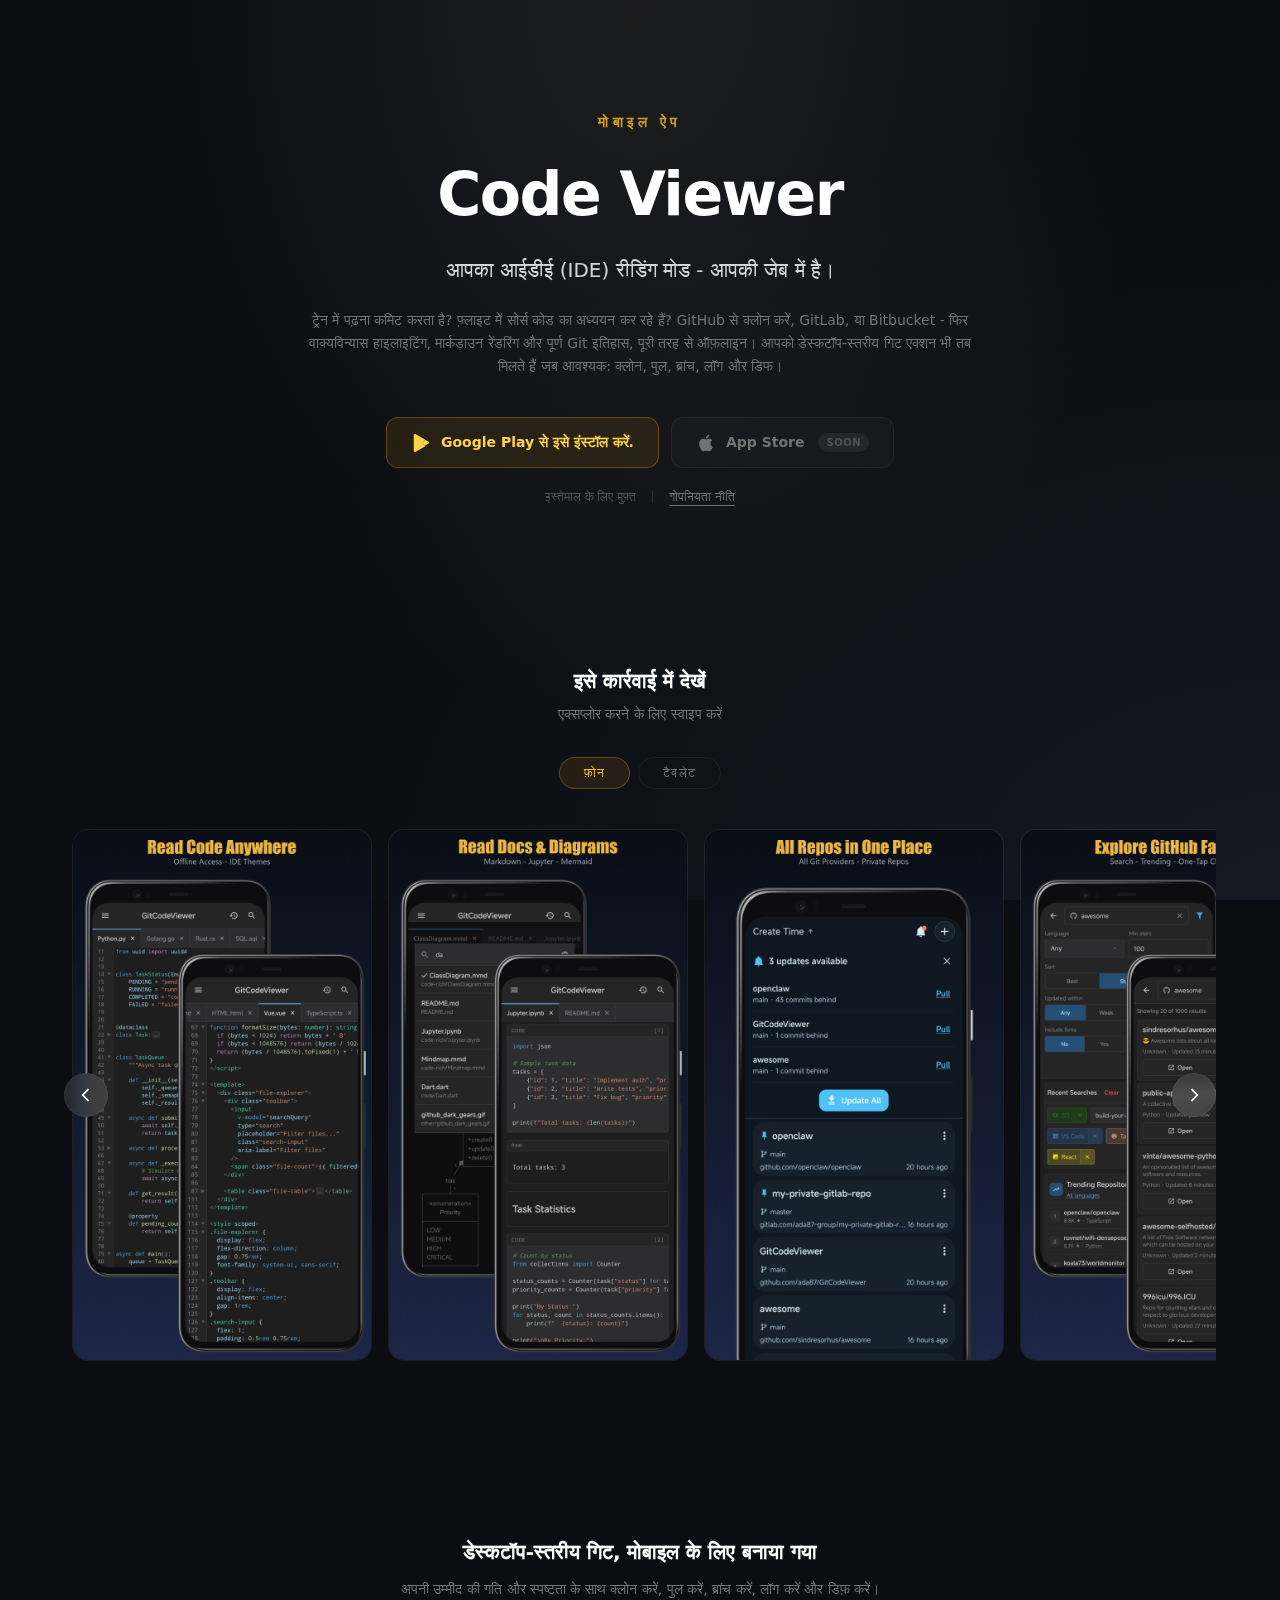
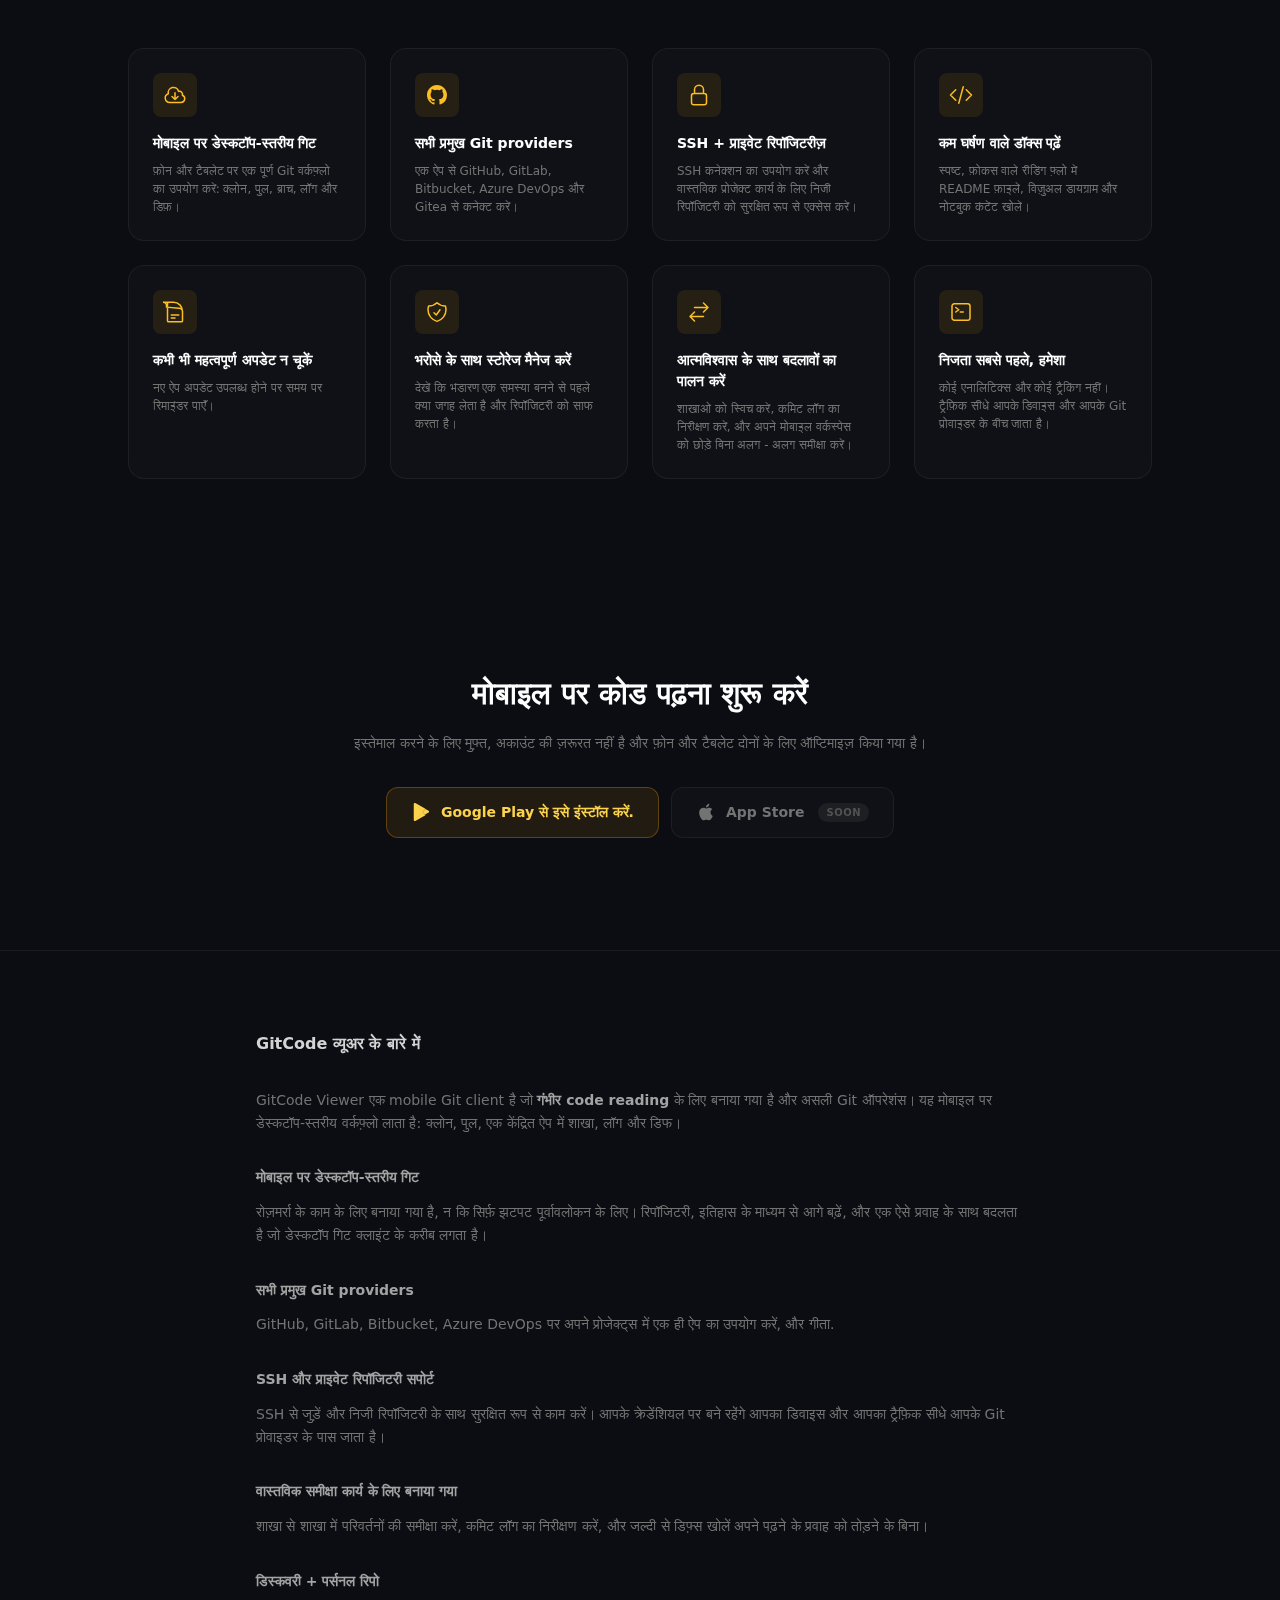
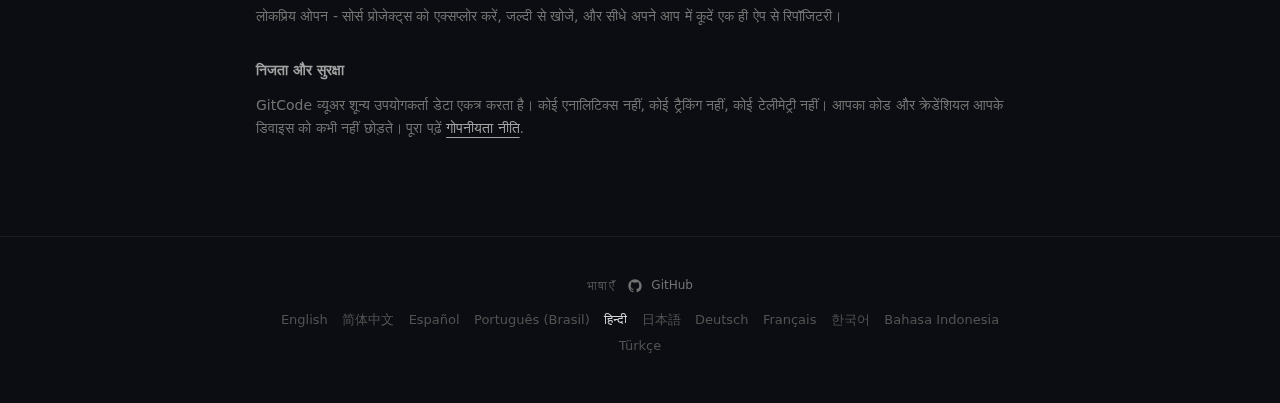
<file: hi/index.html>
<!DOCTYPE html>
<html lang="hi">
<head>
  <meta charset="UTF-8">
  <meta name="viewport" content="width=device-width, initial-scale=1.0">
  <title>GitCode Viewer - मोबाइल पर डेस्कटॉप-स्तरीय Git</title>
  <meta name="description" content="मोबाइल पर डेस्कटॉप-स्तरीय गिट: क्लोन, पुल, ब्रांच, लॉग और डिफ़। प्रमुख Git प्रदाताओं के साथ काम करता है, SSH का समर्थन करता है, और निजी रिपॉजिटरी का समर्थन करता है।">
  <meta name="keywords" content="git, mobile git client, clone, pull, branch, log, diff, github, gitlab, bitbucket, azure devops, gitea, ssh, private repos">
  <meta name="robots" content="index,follow,max-image-preview:large,max-snippet:-1,max-video-preview:-1">
  <meta name="author" content="XiangDa">
  <meta name="theme-color" content="#0b0d12">
  <link rel="canonical" href="https://gitcodeviewer.xdnote.com/hi/">
  <link rel="alternate" hreflang="x-default" href="https://gitcodeviewer.xdnote.com/">
  <link rel="alternate" hreflang="en" href="https://gitcodeviewer.xdnote.com/">
  <link rel="alternate" hreflang="zh-CN" href="https://gitcodeviewer.xdnote.com/zh-cn/">
  <link rel="alternate" hreflang="es" href="https://gitcodeviewer.xdnote.com/es/">
  <link rel="alternate" hreflang="pt-BR" href="https://gitcodeviewer.xdnote.com/pt-br/">
  <link rel="alternate" hreflang="hi" href="https://gitcodeviewer.xdnote.com/hi/">
  <link rel="alternate" hreflang="ja" href="https://gitcodeviewer.xdnote.com/ja/">
  <link rel="alternate" hreflang="de" href="https://gitcodeviewer.xdnote.com/de/">
  <link rel="alternate" hreflang="fr" href="https://gitcodeviewer.xdnote.com/fr/">
  <link rel="alternate" hreflang="ko" href="https://gitcodeviewer.xdnote.com/ko/">
  <link rel="alternate" hreflang="id" href="https://gitcodeviewer.xdnote.com/id/">
  <link rel="alternate" hreflang="tr" href="https://gitcodeviewer.xdnote.com/tr/">
  <link rel="icon" type="image/x-icon" href="/favicon.ico">
  <meta property="og:type" content="website">
  <meta property="og:site_name" content="GitCode Viewer">
  <meta property="og:title" content="GitCode Viewer - मोबाइल पर डेस्कटॉप-स्तरीय Git">
  <meta property="og:description" content="मोबाइल पर डेस्कटॉप-स्तरीय गिट: क्लोन, पुल, ब्रांच, लॉग और डिफ़। प्रमुख Git प्रदाताओं के साथ काम करता है, SSH और निजी रिपॉजिटरी का समर्थन करता है।">
  <meta property="og:url" content="https://gitcodeviewer.xdnote.com/hi/">
  <meta property="og:image" content="https://gitcodeviewer.xdnote.com/images/phone-01-codeviewer.jpg">
  <meta property="og:image:alt" content="GitCode Viewer mobile screenshot with code reading interface">
  <meta name="twitter:card" content="summary_large_image">
  <meta name="twitter:title" content="GitCode Viewer - मोबाइल पर डेस्कटॉप-स्तरीय Git">
  <meta name="twitter:description" content="SSH और निजी रिपॉजिटरी सपोर्ट के साथ मोबाइल पर क्लोन, पुल, ब्रांच, लॉग और डिफ़ करें।">
  <meta name="twitter:image" content="https://gitcodeviewer.xdnote.com/images/phone-01-codeviewer.jpg">
    <link rel="stylesheet" href="/style.css">
</head>
<body>
  <div class="pointer-events-none fixed inset-0 bg-gradient"></div>

  <!-- Hero Section -->
  <section class="hero">
    <div class="hero-content">
      <p class="hero-label">मोबाइल ऐप</p>
      <h1>Code Viewer</h1>
      <p class="hero-subtitle">आपका आईडीई (IDE) रीडिंग मोड - आपकी जेब में है।</p>
      <p class="hero-description">
        ट्रेन में पढ़ना कमिट करता है? फ़्लाइट में सोर्स कोड का अध्ययन कर रहे हैं? GitHub से क्लोन करें,
        GitLab, या Bitbucket - फिर वाक्यविन्यास हाइलाइटिंग, मार्कडाउन रेंडरिंग और
        पूर्ण Git इतिहास, पूरी तरह से ऑफ़लाइन। आपको डेस्कटॉप-स्तरीय गिट एक्शन भी तब मिलते हैं जब
        आवश्यक: क्लोन, पुल, ब्रांच, लॉग और डिफ।
      </p>

      <div class="cta-container">
        <div class="cta-buttons">
          <!-- Google Play -->
          <a href="https://play.google.com/store/apps/details?id=com.xdnote.codeviewer" target="_blank" rel="noopener noreferrer" class="btn btn-primary">
            <svg viewBox="0 0 24 24" fill="currentColor">
              <path d="M3.827 1.353a1.2 1.2 0 0 0-.527 1.025v19.244a1.2 1.2 0 0 0 .527 1.025l.058.033L14.15 12.415v-.83L3.885 1.32l-.058.033ZM17.3 15.563l-3.15-3.148v-.83L17.3 8.437l.07.04 3.733 2.12a1.2 1.2 0 0 1 0 2.086l-3.733 2.12-.07.04v.72ZM14.15 12.415l-3.15 3.148-7.115 7.115.058.033a1.2 1.2 0 0 0 1.257 0l12.1-6.878-3.15-3.148v-.27ZM14.15 11.585V11.315l3.15-3.148-12.1-6.878a1.2 1.2 0 0 0-1.257 0l-.058.033 7.115 7.115 3.15 3.148Z" />
            </svg>
            Google Play से इसे इंस्टॉल करें.
          </a>
          <!-- App Store -->
          <span class="btn btn-secondary">
            <svg viewBox="0 0 24 24" fill="currentColor">
              <path d="M18.71 19.5c-.83 1.24-1.71 2.45-3.05 2.47-1.34.03-1.77-.79-3.29-.79-1.53 0-2 .77-3.27.82-1.31.05-2.3-1.32-3.14-2.53C4.25 17 2.94 12.45 4.7 9.39c.87-1.52 2.43-2.48 4.12-2.51 1.28-.02 2.5.87 3.29.87.78 0 2.26-1.07 3.8-.91.65.03 2.47.26 3.64 1.98-.09.06-2.17 1.28-2.15 3.81.03 3.02 2.65 4.03 2.68 4.04-.03.07-.42 1.44-1.38 2.83M13 3.5c.73-.83 1.94-1.46 2.94-1.5.13 1.17-.34 2.35-1.04 3.19-.69.85-1.83 1.51-2.95 1.42-.15-1.15.41-2.35 1.05-3.11Z" />
            </svg>
            App Store
            <span class="badge">Soon</span>
          </span>
        </div>
        <div class="cta-meta">
          <span>इस्तेमाल के लिए मुफ़्त</span>
          <span class="divider"></span>
          <a href="/privacy/">गोपनियता नीति</a>
        </div>
      </div>
    </div>
  </section>

  <!-- Screenshots Section -->
  <section class="screenshots">
    <div class="container">
      <h2 class="section-title">इसे कार्रवाई में देखें</h2>
      <p class="section-subtitle">एक्सप्लोर करने के लिए स्वाइप करें</p>
      <div class="gallery">
        <!-- Device Tabs -->
        <div class="gallery-tabs">
          <button class="gallery-tab active" onclick="switchDevice('phone')">फ़ोन</button>
          <button class="gallery-tab" onclick="switchDevice('tablet')">टैबलेट</button>
        </div>

        <!-- Phone Gallery -->
        <div class="gallery-wrapper" id="phone-wrapper">
          <button class="gallery-btn prev" onclick="scrollGallery('phone-gallery', -1)">
            <svg viewBox="0 0 24 24" fill="none" stroke="currentColor" stroke-width="2"><path d="M15 19l-7-7 7-7"/></svg>
          </button>
          <div class="gallery-track" id="phone-gallery">
            <div class="gallery-slide">
              <img src="/images/phone-01-codeviewer.jpg" alt="Fullscreen code reading with syntax highlighting on mobile" loading="lazy">
            </div>
            <div class="gallery-slide">
              <img src="/images/phone-02-features.jpg" alt="Markdown, diagram, and notebook documentation reading on mobile" loading="lazy">
            </div>
            <div class="gallery-slide">
              <img src="/images/phone-03-repos.jpg" alt="Repository browser for personal, private, and public projects" loading="lazy">
            </div>
            <div class="gallery-slide">
              <img src="/images/phone-04-github.jpg" alt="GitHub search and trending repository discovery on mobile" loading="lazy">
            </div>
            <div class="gallery-slide">
              <img src="/images/phone-05-git.jpg" alt="Desktop-class Git actions on mobile including branch, log, and diff" loading="lazy">
            </div>
            <div class="gallery-slide">
              <img src="/images/phone-06-themes.jpg" alt="Theme customization options for mobile code reading" loading="lazy">
            </div>
          </div>
          <button class="gallery-btn next" onclick="scrollGallery('phone-gallery', 1)">
            <svg viewBox="0 0 24 24" fill="none" stroke="currentColor" stroke-width="2"><path d="M9 5l7 7-7 7"/></svg>
          </button>
        </div>

        <!-- Tablet Gallery -->
        <div class="gallery-wrapper" id="tablet-wrapper" style="display:none">
          <button class="gallery-btn prev" onclick="scrollGallery('tablet-gallery', -1)">
            <svg viewBox="0 0 24 24" fill="none" stroke="currentColor" stroke-width="2"><path d="M15 19l-7-7 7-7"/></svg>
          </button>
          <div class="gallery-track" id="tablet-gallery">
            <div class="gallery-slide">
              <img src="/images/tablet10-01-codeviewer.jpg" alt="Tablet code reading layout with syntax highlighting" loading="lazy">
            </div>
            <div class="gallery-slide">
              <img src="/images/tablet10-02-features.jpg" alt="Tablet documentation reading with markdown and diagrams" loading="lazy">
            </div>
            <div class="gallery-slide">
              <img src="/images/tablet10-04-github.jpg" alt="Tablet repository discovery with GitHub trending and search" loading="lazy">
            </div>
            <div class="gallery-slide">
              <img src="/images/tablet10-05-git.jpg" alt="Tablet Git workflow for pull, branch, log, and diff review" loading="lazy">
            </div>
          </div>
          <button class="gallery-btn next" onclick="scrollGallery('tablet-gallery', 1)">
            <svg viewBox="0 0 24 24" fill="none" stroke="currentColor" stroke-width="2"><path d="M9 5l7 7-7 7"/></svg>
          </button>
        </div>
      </div>
    </div>
  </section>

  <!-- Features Section -->
  <section class="features">
    <div class="features-container">
      <div class="features-header">
        <h2 class="section-title">डेस्कटॉप-स्तरीय गिट, मोबाइल के लिए बनाया गया</h2>
        <p>अपनी उम्मीद की गति और स्पष्टता के साथ क्लोन करें, पुल करें, ब्रांच करें, लॉग करें और डिफ़ करें।</p>
      </div>
      <div class="features-grid">
        <div class="feature-card">
          <div class="feature-icon">
            <svg viewBox="0 0 24 24" fill="none" stroke="currentColor" stroke-width="1.5">
              <path stroke-linecap="round" stroke-linejoin="round" d="M12 9.75v6.75m0 0-3-3m3 3 3-3m-8.25 6a4.5 4.5 0 0 1-1.41-8.775 5.25 5.25 0 0 1 10.233-2.33 3 3 0 0 1 3.758 3.848A3.752 3.752 0 0 1 18 19.5H6.75Z" />
            </svg>
          </div>
          <h3 class="feature-title">मोबाइल पर डेस्कटॉप-स्तरीय गिट</h3>
          <p class="feature-description">फ़ोन और टैबलेट पर एक पूर्ण Git वर्कफ़्लो का उपयोग करें: क्लोन, पुल, ब्रांच, लॉग और डिफ़।</p>
        </div>
        <div class="feature-card">
          <div class="feature-icon">
            <svg viewBox="0 0 24 24" fill="currentColor">
              <path d="M12 2C6.477 2 2 6.484 2 12.017c0 4.425 2.865 8.18 6.839 9.504.5.092.682-.217.682-.483 0-.237-.008-.868-.013-1.703-2.782.605-3.369-1.343-3.369-1.343-.454-1.158-1.11-1.466-1.11-1.466-.908-.62.069-.608.069-.608 1.003.07 1.531 1.032 1.531 1.032.892 1.53 2.341 1.088 2.91.832.092-.647.35-1.088.636-1.338-2.22-.253-4.555-1.113-4.555-4.951 0-1.093.39-1.988 1.029-2.688-.103-.253-.446-1.272.098-2.65 0 0 .84-.27 2.75 1.026A9.564 9.564 0 0 1 12 6.844a9.59 9.59 0 0 1 2.504.337c1.909-1.296 2.747-1.027 2.747-1.027.546 1.379.202 2.398.1 2.651.64.7 1.028 1.595 1.028 2.688 0 3.848-2.339 4.695-4.566 4.943.359.309.678.92.678 1.855 0 1.338-.012 2.419-.012 2.747 0 .268.18.58.688.482A10.02 10.02 0 0 0 22 12.017C22 6.484 17.522 2 12 2Z" />
            </svg>
          </div>
          <h3 class="feature-title">सभी प्रमुख Git providers</h3>
          <p class="feature-description">एक ऐप से GitHub, GitLab, Bitbucket, Azure DevOps और Gitea से कनेक्ट करें।</p>
        </div>
        <div class="feature-card">
          <div class="feature-icon">
            <svg viewBox="0 0 24 24" fill="none" stroke="currentColor" stroke-width="1.5">
              <path stroke-linecap="round" stroke-linejoin="round" d="M16.5 10.5V6.75a4.5 4.5 0 1 0-9 0v3.75m-.75 11.25h10.5a2.25 2.25 0 0 0 2.25-2.25v-6.75a2.25 2.25 0 0 0-2.25-2.25H6.75a2.25 2.25 0 0 0-2.25 2.25v6.75a2.25 2.25 0 0 0 2.25 2.25Z" />
            </svg>
          </div>
          <h3 class="feature-title">SSH + प्राइवेट रिपॉजिटरीज़</h3>
          <p class="feature-description">SSH कनेक्शन का उपयोग करें और वास्तविक प्रोजेक्ट कार्य के लिए निजी रिपॉजिटरी को सुरक्षित रूप से एक्सेस करें।</p>
        </div>
        <div class="feature-card">
          <div class="feature-icon">
            <svg viewBox="0 0 24 24" fill="none" stroke="currentColor" stroke-width="1.5">
              <path stroke-linecap="round" stroke-linejoin="round" d="M17.25 6.75 22.5 12l-5.25 5.25m-10.5 0L1.5 12l5.25-5.25m7.5-3-4.5 16.5" />
            </svg>
          </div>
          <h3 class="feature-title">कम घर्षण वाले डॉक्स पढ़ें</h3>
          <p class="feature-description">स्पष्ट, फ़ोकस वाले रीडिंग फ़्लो में README फ़ाइलें, विज़ुअल डायग्राम और नोटबुक कंटेंट खोलें।</p>
        </div>
        <div class="feature-card">
          <div class="feature-icon">
            <svg viewBox="0 0 24 24" fill="none" stroke="currentColor" stroke-width="1.5">
              <path stroke-linecap="round" stroke-linejoin="round" d="M19.5 14.25v-2.625a3.375 3.375 0 0 0-3.375-3.375h-1.5 1.125A1.125 0 0 1 13.5 7.125v-1.5a3.375 3.375 0 0 0-3.375-3.375H8.25m0 12.75h7.5m-7.5 3H12M10.5 2.25H5.625c-.621 0-1.125.504-1.125 1.125v17.25c0 .621.504 1.125 1.125 1.125h12.75c.621 0 1.125-.504 1.125-1.125V11.25a9 9 0 0 0-9-9Z" />
            </svg>
          </div>
          <h3 class="feature-title">कभी भी महत्वपूर्ण अपडेट न चूकें</h3>
          <p class="feature-description">नए ऐप अपडेट उपलब्ध होने पर समय पर रिमाइंडर पाएँ।</p>
        </div>
        <div class="feature-card">
          <div class="feature-icon">
            <svg viewBox="0 0 24 24" fill="none" stroke="currentColor" stroke-width="1.5">
              <path stroke-linecap="round" stroke-linejoin="round" d="M9 12.75 11.25 15 15 9.75m-3-7.036A11.959 11.959 0 0 1 3.598 6 11.99 11.99 0 0 0 3 9.749c0 5.592 3.824 10.29 9 11.623 5.176-1.332 9-6.03 9-11.622 0-1.31-.21-2.571-.598-3.751h-.152c-3.196 0-6.1-1.248-8.25-3.285Z" />
            </svg>
          </div>
          <h3 class="feature-title">भरोसे के साथ स्टोरेज मैनेज करें</h3>
          <p class="feature-description">देखें कि भंडारण एक समस्या बनने से पहले क्या जगह लेता है और रिपॉजिटरी को साफ करता है।</p>
        </div>
        <div class="feature-card">
          <div class="feature-icon">
            <svg viewBox="0 0 24 24" fill="none" stroke="currentColor" stroke-width="1.5">
              <path stroke-linecap="round" stroke-linejoin="round" d="M7.5 21 3 16.5m0 0L7.5 12M3 16.5h13.5m0-13.5L21 7.5m0 0L16.5 12M21 7.5H7.5" />
            </svg>
          </div>
          <h3 class="feature-title">आत्मविश्वास के साथ बदलावों का पालन करें</h3>
          <p class="feature-description">शाखाओं को स्विच करें, कमिट लॉग का निरीक्षण करें, और अपने मोबाइल वर्कस्पेस को छोड़े बिना अलग - अलग समीक्षा करें।</p>
        </div>
        <div class="feature-card">
          <div class="feature-icon">
            <svg viewBox="0 0 24 24" fill="none" stroke="currentColor" stroke-width="1.5">
              <path stroke-linecap="round" stroke-linejoin="round" d="M6.75 7.5l3 2.25-3 2.25m4.5 0h3m-9 8.25h13.5A2.25 2.25 0 0 0 21 18V6a2.25 2.25 0 0 0-2.25-2.25H5.25A2.25 2.25 0 0 0 3 6v12a2.25 2.25 0 0 0 2.25 2.25Z" />
            </svg>
          </div>
          <h3 class="feature-title">निजता सबसे पहले, हमेशा</h3>
          <p class="feature-description">कोई एनालिटिक्स और कोई ट्रैकिंग नहीं। ट्रैफ़िक सीधे आपके डिवाइस और आपके Git प्रोवाइडर के बीच जाता है।</p>
        </div>
      </div>
    </div>
  </section>

  <!-- CTA Section -->
  <section class="cta-section">
    <div class="cta-content">
      <h2>मोबाइल पर कोड पढ़ना शुरू करें</h2>
      <p>इस्तेमाल करने के लिए मुफ़्त, अकाउंट की ज़रूरत नहीं है और फ़ोन और टैबलेट दोनों के लिए ऑप्टिमाइज़ किया गया है।</p>
      <div class="cta-buttons">
        <a href="https://play.google.com/store/apps/details?id=com.xdnote.codeviewer" target="_blank" rel="noopener noreferrer" class="btn btn-primary">
          <svg viewBox="0 0 24 24" fill="currentColor">
            <path d="M3.827 1.353a1.2 1.2 0 0 0-.527 1.025v19.244a1.2 1.2 0 0 0 .527 1.025l.058.033L14.15 12.415v-.83L3.885 1.32l-.058.033ZM17.3 15.563l-3.15-3.148v-.83L17.3 8.437l.07.04 3.733 2.12a1.2 1.2 0 0 1 0 2.086l-3.733 2.12-.07.04v.72ZM14.15 12.415l-3.15 3.148-7.115 7.115.058.033a1.2 1.2 0 0 0 1.257 0l12.1-6.878-3.15-3.148v-.27ZM14.15 11.585V11.315l3.15-3.148-12.1-6.878a1.2 1.2 0 0 0-1.257 0l-.058.033 7.115 7.115 3.15 3.148Z" />
          </svg>
          Google Play से इसे इंस्टॉल करें.
        </a>
        <span class="btn btn-secondary">
          <svg viewBox="0 0 24 24" fill="currentColor">
            <path d="M18.71 19.5c-.83 1.24-1.71 2.45-3.05 2.47-1.34.03-1.77-.79-3.29-.79-1.53 0-2 .77-3.27.82-1.31.05-2.3-1.32-3.14-2.53C4.25 17 2.94 12.45 4.7 9.39c.87-1.52 2.43-2.48 4.12-2.51 1.28-.02 2.5.87 3.29.87.78 0 2.26-1.07 3.8-.91.65.03 2.47.26 3.64 1.98-.09.06-2.17 1.28-2.15 3.81.03 3.02 2.65 4.03 2.68 4.04-.03.07-.42 1.44-1.38 2.83M13 3.5c.73-.83 1.94-1.46 2.94-1.5.13 1.17-.34 2.35-1.04 3.19-.69.85-1.83 1.51-2.95 1.42-.15-1.15.41-2.35 1.05-3.11Z" />
          </svg>
          App Store
          <span class="badge">Soon</span>
        </span>
      </div>
    </div>
  </section>

  <!-- About Section -->
  <article class="about">
    <div class="about-content">
      <h2>GitCode व्यूअर के बारे में</h2>

      <p>
        GitCode Viewer एक mobile Git client है जो <strong>गंभीर code reading</strong> के लिए बनाया गया है
        और असली Git ऑपरेशंस। यह मोबाइल पर डेस्कटॉप-स्तरीय वर्कफ़्लो लाता है: क्लोन, पुल,
        एक केंद्रित ऐप में शाखा, लॉग और डिफ।
      </p>

      <h3>मोबाइल पर डेस्कटॉप-स्तरीय गिट</h3>
      <p>
        रोज़मर्रा के काम के लिए बनाया गया है, न कि सिर्फ़ झटपट पूर्वावलोकन के लिए। रिपॉजिटरी, इतिहास के माध्यम से आगे बढ़ें,
        और एक ऐसे प्रवाह के साथ बदलता है जो डेस्कटॉप गिट क्लाइंट के करीब लगता है।
      </p>

      <h3>सभी प्रमुख Git providers</h3>
      <p>
        GitHub, GitLab, Bitbucket, Azure DevOps पर अपने प्रोजेक्ट्स में एक ही ऐप का उपयोग करें,
        और गीता.
      </p>

      <h3>SSH और प्राइवेट रिपॉजिटरी सपोर्ट</h3>
      <p>
        SSH से जुड़ें और निजी रिपॉजिटरी के साथ सुरक्षित रूप से काम करें। आपके क्रेडेंशियल पर बने रहेंगे
        आपका डिवाइस और आपका ट्रैफ़िक सीधे आपके Git प्रोवाइडर के पास जाता है।
      </p>

      <h3>वास्तविक समीक्षा कार्य के लिए बनाया गया</h3>
      <p>
        शाखा से शाखा में परिवर्तनों की समीक्षा करें, कमिट लॉग का निरीक्षण करें, और जल्दी से डिफ़्स खोलें
        अपने पढ़ने के प्रवाह को तोड़ने के बिना।
      </p>

      <h3>डिस्कवरी + पर्सनल रिपो</h3>
      <p>
        लोकप्रिय ओपन - सोर्स प्रोजेक्ट्स को एक्सप्लोर करें, जल्दी से खोजें, और सीधे अपने आप में कूदें
        एक ही ऐप से रिपॉजिटरी।
      </p>

      <h3>निजता और सुरक्षा</h3>
      <p>
        GitCode व्यूअर शून्य उपयोगकर्ता डेटा एकत्र करता है। कोई एनालिटिक्स नहीं, कोई ट्रैकिंग नहीं, कोई टेलीमेट्री नहीं।
        आपका कोड और क्रेडेंशियल आपके डिवाइस को कभी नहीं छोड़ते। पूरा पढ़ें
        <a href="/privacy/">गोपनीयता नीति</a>.
      </p>
    </div>
  </article>

  <footer class="i18n-footer">
    <div class="i18n-inner">
      <div class="i18n-heading">
        <p class="i18n-title">भाषाएँ</p>
        <a class="github-link" href="https://github.com/ada87/GitCodeViewer" target="_blank" rel="noopener noreferrer">
          <svg viewBox="0 0 24 24" aria-hidden="true">
            <path d="M12 2C6.477 2 2 6.484 2 12.017c0 4.425 2.865 8.18 6.839 9.504.5.092.682-.217.682-.483 0-.237-.008-.868-.013-1.703-2.782.605-3.369-1.343-3.369-1.343-.454-1.158-1.11-1.466-1.11-1.466-.908-.62.069-.608.069-.608 1.003.07 1.531 1.032 1.531 1.032.892 1.53 2.341 1.088 2.91.832.092-.647.35-1.088.636-1.338-2.22-.253-4.555-1.113-4.555-4.951 0-1.093.39-1.988 1.029-2.688-.103-.253-.446-1.272.098-2.65 0 0 .84-.27 2.75 1.026A9.564 9.564 0 0 1 12 6.844a9.59 9.59 0 0 1 2.504.337c1.909-1.296 2.747-1.027 2.747-1.027.546 1.379.202 2.398.1 2.651.64.7 1.028 1.595 1.028 2.688 0 3.848-2.339 4.695-4.566 4.943.359.309.678.92.678 1.855 0 1.338-.012 2.419-.012 2.747 0 .268.18.58.688.482A10.02 10.02 0 0 0 22 12.017C22 6.484 17.522 2 12 2Z" />
          </svg>
          <span>GitHub</span>
        </a>
      </div>
      <nav class="i18n-links" aria-label="भाषा चयन">
        <a class="i18n-link" data-locale="en" href="/">English</a>
        <a class="i18n-link" data-locale="zh-cn" href="/zh-cn/">简体中文</a>
        <a class="i18n-link" data-locale="es" href="/es/">Español</a>
        <a class="i18n-link" data-locale="pt-br" href="/pt-br/">Português (Brasil)</a>
        <a class="i18n-link" data-locale="hi" href="/hi/">हिन्दी</a>
        <a class="i18n-link" data-locale="ja" href="/ja/">日本語</a>
        <a class="i18n-link" data-locale="de" href="/de/">Deutsch</a>
        <a class="i18n-link" data-locale="fr" href="/fr/">Français</a>
        <a class="i18n-link" data-locale="ko" href="/ko/">한국어</a>
        <a class="i18n-link" data-locale="id" href="/id/">Bahasa Indonesia</a>
        <a class="i18n-link" data-locale="tr" href="/tr/">Türkçe</a>
      </nav>
    </div>
  </footer>

  <!-- JSON-LD for SEO -->
  <script type="application/ld+json">
  {
    "@context": "https://schema.org",
    "@graph": [
      {
        "@type": "SoftwareApplication",
        "name": "GitCode Viewer",
        "alternateName": "Code Viewer",
        "applicationCategory": "DeveloperApplication",
        "applicationSubCategory": "Git Client",
        "operatingSystem": "Android",
        "description": "मोबाइल पर डेस्कटॉप-स्तरीय Git: clone, pull, branch, log और diff। प्रमुख Git providers, SSH कनेक्शन और private repositories का समर्थन।",
        "url": "https://gitcodeviewer.xdnote.com/",
        "installUrl": "https://play.google.com/store/apps/details?id=com.xdnote.codeviewer",
        "downloadUrl": "https://play.google.com/store/apps/details?id=com.xdnote.codeviewer",
        "image": "https://gitcodeviewer.xdnote.com/images/phone-01-codeviewer.jpg",
        "screenshot": [
          "https://gitcodeviewer.xdnote.com/images/phone-01-codeviewer.jpg",
          "https://gitcodeviewer.xdnote.com/images/phone-05-git.jpg",
          "https://gitcodeviewer.xdnote.com/images/tablet10-05-git.jpg"
        ],
        "featureList": [
          "मोबाइल पर डेस्कटॉप-स्तरीय Git actions: clone, pull, branch, log, diff",
          "GitHub, GitLab, Bitbucket, Azure DevOps और Gitea का समर्थन",
          "SSH कनेक्शन और private repositories का समर्थन",
          "syntax highlighting के साथ offline code reading",
          "repository discovery और search"
        ],
        "offers": {
          "@type": "Offer",
          "price": "0",
          "priceCurrency": "USD"
        },
        "author": {
          "@type": "Person",
          "name": "XiangDa",
          "email": "ada87@163.com"
        }
      },
      {
        "@type": "WebSite",
        "name": "GitCode Viewer",
        "url": "https://gitcodeviewer.xdnote.com/",
        "inLanguage": "hi",
        "description": "GitCode Viewer की आधिकारिक वेबसाइट, जिसमें ऐप फीचर्स, स्क्रीनशॉट और इंस्टॉल लिंक उपलब्ध हैं।"
      },
      {
        "@type": "FAQPage",
        "mainEntity": [
          {
            "@type": "Question",
            "name": "क्या GitCode Viewer Android के लिए अच्छा mobile Git client है?",
            "acceptedAnswer": {
              "@type": "Answer",
              "text": "हाँ। GitCode Viewer Android पर डेस्कटॉप-स्तरीय Git workflow के लिए बनाया गया है, जिसमें clone, pull, branch, log और diff शामिल हैं।"
            }
          },
          {
            "@type": "Question",
            "name": "क्या मैं Android पर Git repositories का clone और pull कर सकता हूँ?",
            "acceptedAnswer": {
              "@type": "Answer",
              "text": "हाँ। GitCode Viewer मोबाइल पर सीधे clone और pull का समर्थन करता है।"
            }
          },
          {
            "@type": "Question",
            "name": "क्या यह branch switching, commit log और diff review को सपोर्ट करता है?",
            "acceptedAnswer": {
              "@type": "Answer",
              "text": "हाँ। GitCode Viewer मोबाइल पर branch operations, commit log browsing और file diff review का समर्थन करता है।"
            }
          },
          {
            "@type": "Question",
            "name": "GitCode Viewer किन Git providers को सपोर्ट करता है?",
            "acceptedAnswer": {
              "@type": "Answer",
              "text": "GitCode Viewer GitHub, GitLab, Bitbucket, Azure DevOps और Gitea का समर्थन करता है।"
            }
          },
          {
            "@type": "Question",
            "name": "क्या GitCode Viewer SSH और private repositories को सपोर्ट करता है?",
            "acceptedAnswer": {
              "@type": "Answer",
              "text": "हाँ। GitCode Viewer SSH connections और private repositories का समर्थन करता है।"
            }
          },
          {
            "@type": "Question",
            "name": "क्या मैं मोबाइल पर repositories को offline पढ़ सकता हूँ?",
            "acceptedAnswer": {
              "@type": "Answer",
              "text": "हाँ। clone के बाद GitCode Viewer syntax highlighting और history browsing के साथ offline reading का समर्थन करता है।"
            }
          },
          {
            "@type": "Question",
            "name": "क्या GitCode Viewer user data या tracking analytics एकत्र करता है?",
            "acceptedAnswer": {
              "@type": "Answer",
              "text": "नहीं। GitCode Viewer analytics या tracking data एकत्र नहीं करता।"
            }
          }
        ]
      }
    ]
  }
  </script>

  <script src="/script.js"></script>
</body>
</html>
</file>
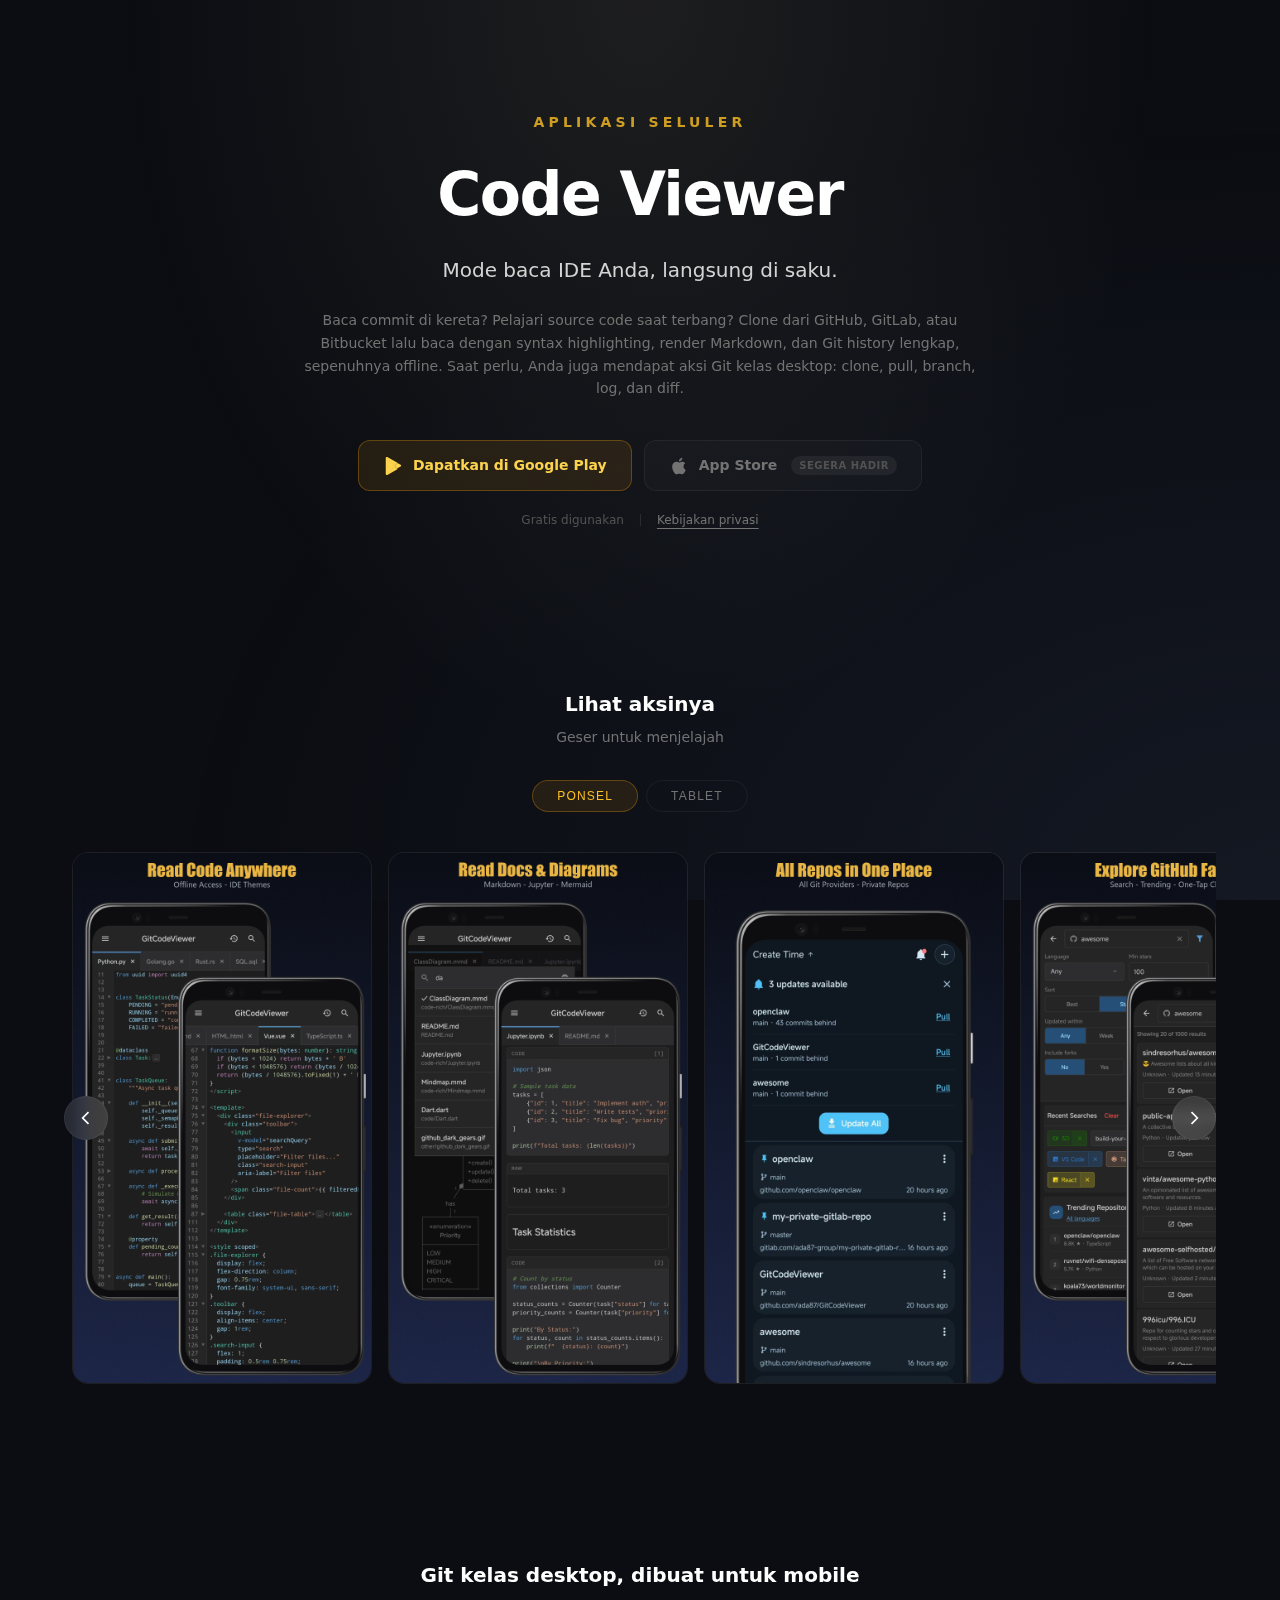
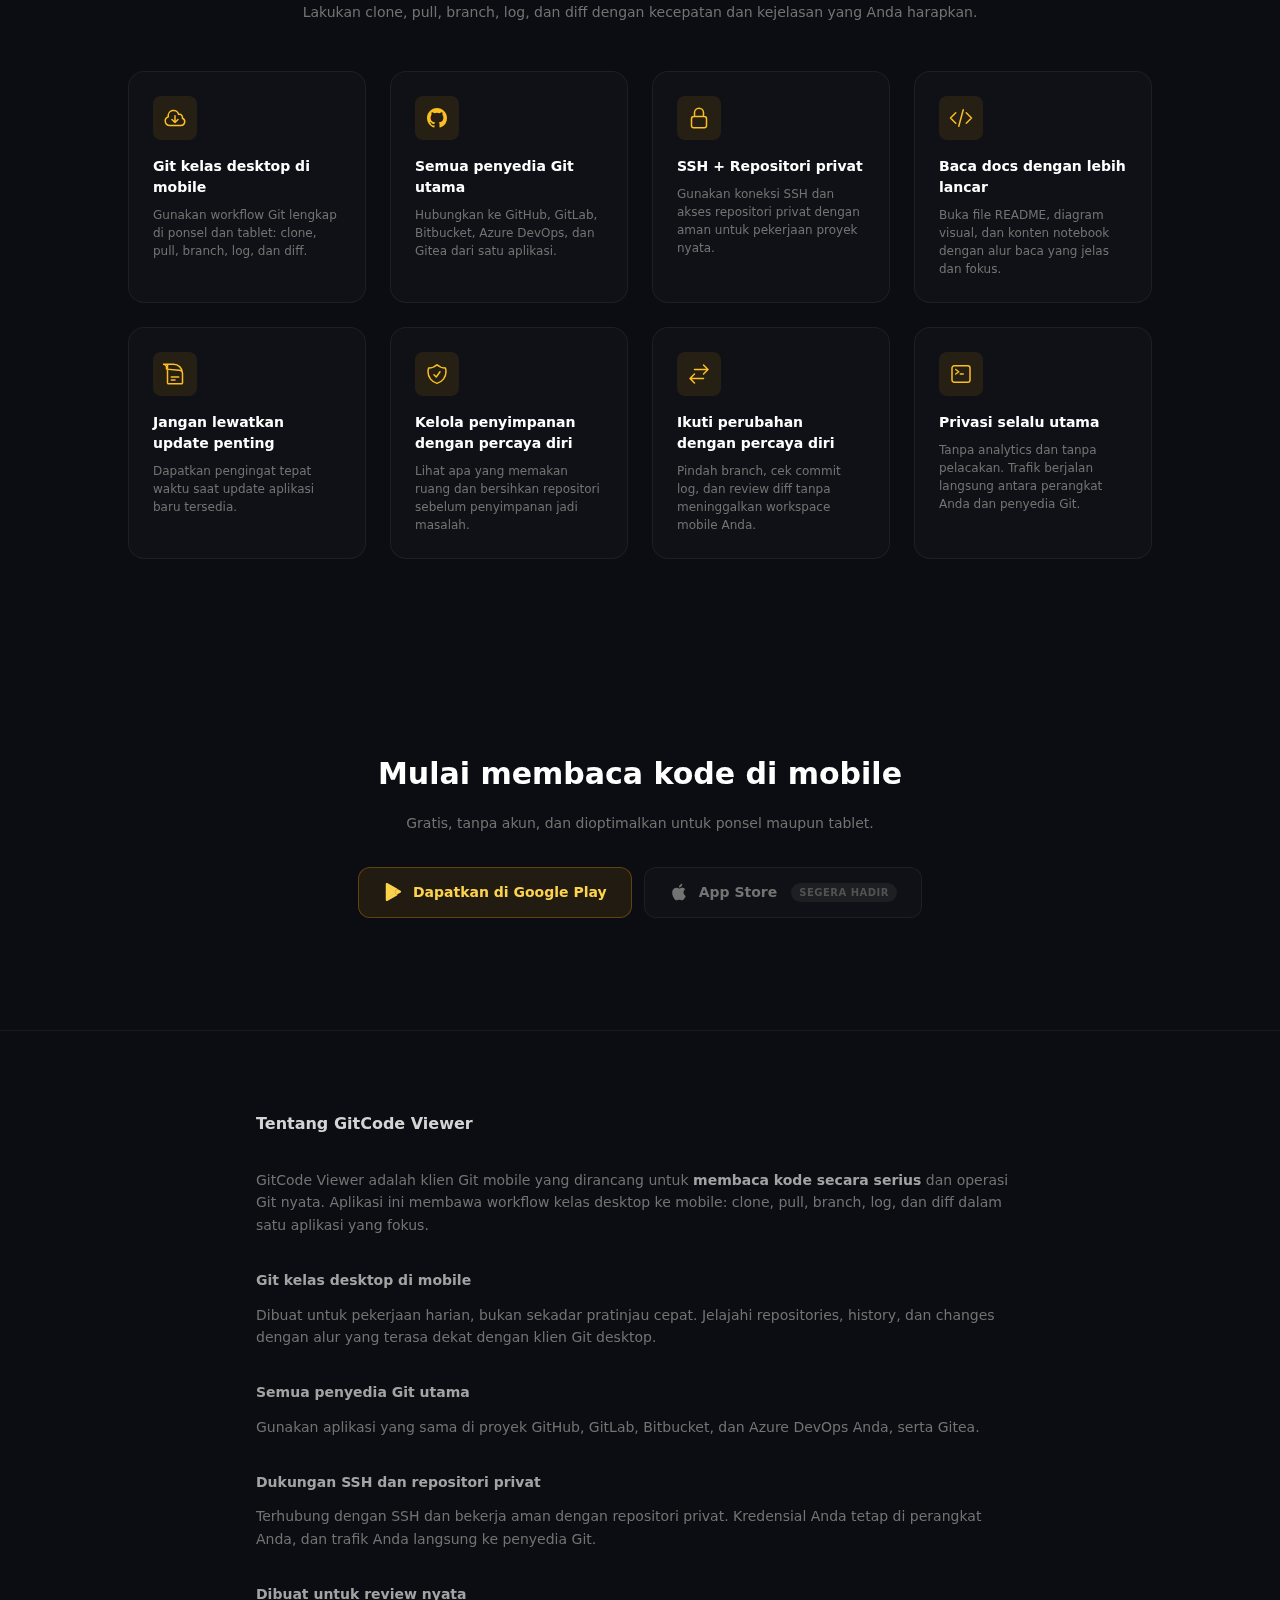
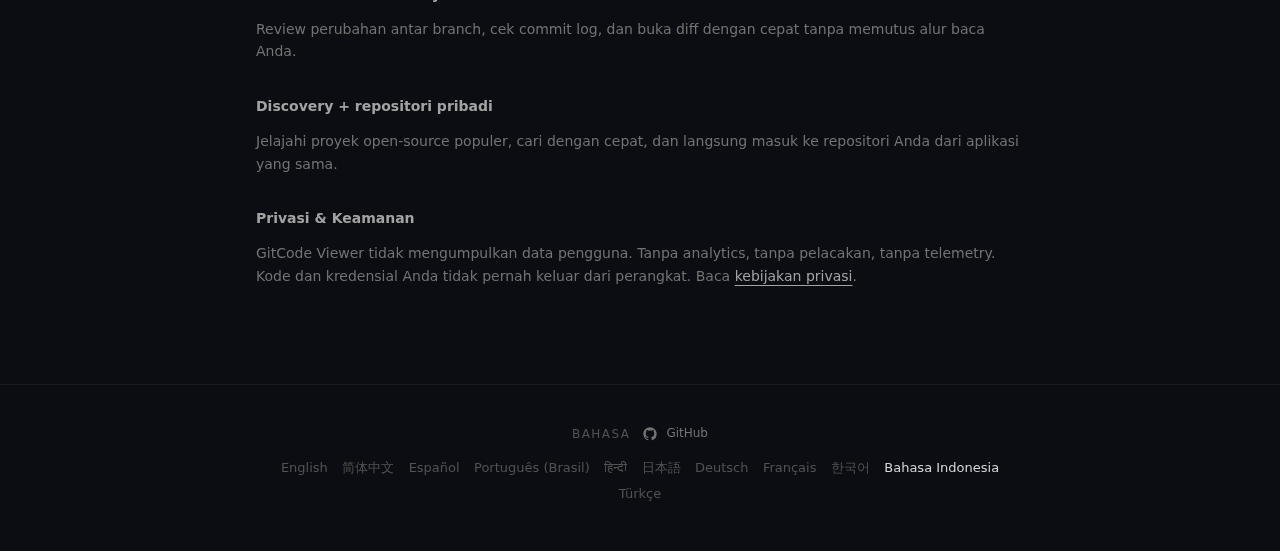
<file: id/index.html>
<!DOCTYPE html>
<html lang="id">
<head>
  <meta charset="UTF-8">
  <meta name="viewport" content="width=device-width, initial-scale=1.0">
  <title>GitCode Viewer - Git kelas desktop di mobile</title>
  <meta name="description" content="Git kelas desktop di mobile: clone, pull, branch, log, dan diff. Mendukung penyedia Git utama, SSH, dan repositori privat.">
  <meta name="keywords" content="git, mobile git client, clone, pull, branch, log, diff, github, gitlab, bitbucket, azure devops, gitea, ssh, private repos">
  <meta name="robots" content="index,follow,max-image-preview:large,max-snippet:-1,max-video-preview:-1">
  <meta name="author" content="XiangDa">
  <meta name="theme-color" content="#0b0d12">
  <link rel="canonical" href="https://gitcodeviewer.xdnote.com/id/">
  <link rel="alternate" hreflang="x-default" href="https://gitcodeviewer.xdnote.com/">
  <link rel="alternate" hreflang="en" href="https://gitcodeviewer.xdnote.com/">
  <link rel="alternate" hreflang="zh-CN" href="https://gitcodeviewer.xdnote.com/zh-cn/">
  <link rel="alternate" hreflang="es" href="https://gitcodeviewer.xdnote.com/es/">
  <link rel="alternate" hreflang="pt-BR" href="https://gitcodeviewer.xdnote.com/pt-br/">
  <link rel="alternate" hreflang="hi" href="https://gitcodeviewer.xdnote.com/hi/">
  <link rel="alternate" hreflang="ja" href="https://gitcodeviewer.xdnote.com/ja/">
  <link rel="alternate" hreflang="de" href="https://gitcodeviewer.xdnote.com/de/">
  <link rel="alternate" hreflang="fr" href="https://gitcodeviewer.xdnote.com/fr/">
  <link rel="alternate" hreflang="ko" href="https://gitcodeviewer.xdnote.com/ko/">
  <link rel="alternate" hreflang="id" href="https://gitcodeviewer.xdnote.com/id/">
  <link rel="alternate" hreflang="tr" href="https://gitcodeviewer.xdnote.com/tr/">
  <link rel="icon" type="image/x-icon" href="/favicon.ico">
  <meta property="og:type" content="website">
  <meta property="og:site_name" content="GitCode Viewer">
  <meta property="og:title" content="GitCode Viewer - Git kelas desktop di mobile">
  <meta property="og:description" content="Git kelas desktop di mobile: clone, pull, branch, log, dan diff. Mendukung penyedia Git utama, SSH, dan repositori privat.">
  <meta property="og:url" content="https://gitcodeviewer.xdnote.com/id/">
  <meta property="og:image" content="https://gitcodeviewer.xdnote.com/images/phone-01-codeviewer.jpg">
  <meta property="og:image:alt" content="GitCode Viewer mobile screenshot with code reading interface">
  <meta name="twitter:card" content="summary_large_image">
  <meta name="twitter:title" content="GitCode Viewer - Git kelas desktop di mobile">
  <meta name="twitter:description" content="Lakukan clone, pull, branch, log, dan diff di mobile dengan dukungan SSH dan repositori privat.">
  <meta name="twitter:image" content="https://gitcodeviewer.xdnote.com/images/phone-01-codeviewer.jpg">
    <link rel="stylesheet" href="/style.css">
</head>
<body>
  <div class="pointer-events-none fixed inset-0 bg-gradient"></div>

  <!-- Hero Section -->
  <section class="hero">
    <div class="hero-content">
      <p class="hero-label">Aplikasi seluler</p>
      <h1>Code Viewer</h1>
      <p class="hero-subtitle">Mode baca IDE Anda, langsung di saku.</p>
      <p class="hero-description">
        Baca commit di kereta? Pelajari source code saat terbang? Clone dari GitHub,
        GitLab, atau Bitbucket lalu baca dengan syntax highlighting, render Markdown, dan
        Git history lengkap, sepenuhnya offline. Saat perlu, Anda juga mendapat aksi Git kelas desktop:
        clone, pull, branch, log, dan diff.
      </p>

      <div class="cta-container">
        <div class="cta-buttons">
          <!-- Google Play -->
          <a href="https://play.google.com/store/apps/details?id=com.xdnote.codeviewer" target="_blank" rel="noopener noreferrer" class="btn btn-primary">
            <svg viewBox="0 0 24 24" fill="currentColor">
              <path d="M3.827 1.353a1.2 1.2 0 0 0-.527 1.025v19.244a1.2 1.2 0 0 0 .527 1.025l.058.033L14.15 12.415v-.83L3.885 1.32l-.058.033ZM17.3 15.563l-3.15-3.148v-.83L17.3 8.437l.07.04 3.733 2.12a1.2 1.2 0 0 1 0 2.086l-3.733 2.12-.07.04v.72ZM14.15 12.415l-3.15 3.148-7.115 7.115.058.033a1.2 1.2 0 0 0 1.257 0l12.1-6.878-3.15-3.148v-.27ZM14.15 11.585V11.315l3.15-3.148-12.1-6.878a1.2 1.2 0 0 0-1.257 0l-.058.033 7.115 7.115 3.15 3.148Z" />
            </svg>
            Dapatkan di Google Play
          </a>
          <!-- App Store -->
          <span class="btn btn-secondary">
            <svg viewBox="0 0 24 24" fill="currentColor">
              <path d="M18.71 19.5c-.83 1.24-1.71 2.45-3.05 2.47-1.34.03-1.77-.79-3.29-.79-1.53 0-2 .77-3.27.82-1.31.05-2.3-1.32-3.14-2.53C4.25 17 2.94 12.45 4.7 9.39c.87-1.52 2.43-2.48 4.12-2.51 1.28-.02 2.5.87 3.29.87.78 0 2.26-1.07 3.8-.91.65.03 2.47.26 3.64 1.98-.09.06-2.17 1.28-2.15 3.81.03 3.02 2.65 4.03 2.68 4.04-.03.07-.42 1.44-1.38 2.83M13 3.5c.73-.83 1.94-1.46 2.94-1.5.13 1.17-.34 2.35-1.04 3.19-.69.85-1.83 1.51-2.95 1.42-.15-1.15.41-2.35 1.05-3.11Z" />
            </svg>
            App Store
            <span class="badge">Segera hadir</span>
          </span>
        </div>
        <div class="cta-meta">
          <span>Gratis digunakan</span>
          <span class="divider"></span>
          <a href="/privacy/">Kebijakan privasi</a>
        </div>
      </div>
    </div>
  </section>

  <!-- Screenshots Section -->
  <section class="screenshots">
    <div class="container">
      <h2 class="section-title">Lihat aksinya</h2>
      <p class="section-subtitle">Geser untuk menjelajah</p>
      <div class="gallery">
        <!-- Device Tabs -->
        <div class="gallery-tabs">
          <button class="gallery-tab active" onclick="switchDevice('phone')">Ponsel</button>
          <button class="gallery-tab" onclick="switchDevice('tablet')">Tablet</button>
        </div>

        <!-- Phone Gallery -->
        <div class="gallery-wrapper" id="phone-wrapper">
          <button class="gallery-btn prev" onclick="scrollGallery('phone-gallery', -1)">
            <svg viewBox="0 0 24 24" fill="none" stroke="currentColor" stroke-width="2"><path d="M15 19l-7-7 7-7"/></svg>
          </button>
          <div class="gallery-track" id="phone-gallery">
            <div class="gallery-slide">
              <img src="/images/phone-01-codeviewer.jpg" alt="Fullscreen code reading with syntax highlighting on mobile" loading="lazy">
            </div>
            <div class="gallery-slide">
              <img src="/images/phone-02-features.jpg" alt="Markdown, diagram, and notebook documentation reading on mobile" loading="lazy">
            </div>
            <div class="gallery-slide">
              <img src="/images/phone-03-repos.jpg" alt="Repository browser for personal, private, and public projects" loading="lazy">
            </div>
            <div class="gallery-slide">
              <img src="/images/phone-04-github.jpg" alt="GitHub search and trending repository discovery on mobile" loading="lazy">
            </div>
            <div class="gallery-slide">
              <img src="/images/phone-05-git.jpg" alt="Desktop-class Git actions on mobile including branch, log, and diff" loading="lazy">
            </div>
            <div class="gallery-slide">
              <img src="/images/phone-06-themes.jpg" alt="Theme customization options for mobile code reading" loading="lazy">
            </div>
          </div>
          <button class="gallery-btn next" onclick="scrollGallery('phone-gallery', 1)">
            <svg viewBox="0 0 24 24" fill="none" stroke="currentColor" stroke-width="2"><path d="M9 5l7 7-7 7"/></svg>
          </button>
        </div>

        <!-- Tablet Gallery -->
        <div class="gallery-wrapper" id="tablet-wrapper" style="display:none">
          <button class="gallery-btn prev" onclick="scrollGallery('tablet-gallery', -1)">
            <svg viewBox="0 0 24 24" fill="none" stroke="currentColor" stroke-width="2"><path d="M15 19l-7-7 7-7"/></svg>
          </button>
          <div class="gallery-track" id="tablet-gallery">
            <div class="gallery-slide">
              <img src="/images/tablet10-01-codeviewer.jpg" alt="Tablet code reading layout with syntax highlighting" loading="lazy">
            </div>
            <div class="gallery-slide">
              <img src="/images/tablet10-02-features.jpg" alt="Tablet documentation reading with markdown and diagrams" loading="lazy">
            </div>
            <div class="gallery-slide">
              <img src="/images/tablet10-04-github.jpg" alt="Tablet repository discovery with GitHub trending and search" loading="lazy">
            </div>
            <div class="gallery-slide">
              <img src="/images/tablet10-05-git.jpg" alt="Tablet Git workflow for pull, branch, log, and diff review" loading="lazy">
            </div>
          </div>
          <button class="gallery-btn next" onclick="scrollGallery('tablet-gallery', 1)">
            <svg viewBox="0 0 24 24" fill="none" stroke="currentColor" stroke-width="2"><path d="M9 5l7 7-7 7"/></svg>
          </button>
        </div>
      </div>
    </div>
  </section>

  <!-- Features Section -->
  <section class="features">
    <div class="features-container">
      <div class="features-header">
        <h2 class="section-title">Git kelas desktop, dibuat untuk mobile</h2>
        <p>Lakukan clone, pull, branch, log, dan diff dengan kecepatan dan kejelasan yang Anda harapkan.</p>
      </div>
      <div class="features-grid">
        <div class="feature-card">
          <div class="feature-icon">
            <svg viewBox="0 0 24 24" fill="none" stroke="currentColor" stroke-width="1.5">
              <path stroke-linecap="round" stroke-linejoin="round" d="M12 9.75v6.75m0 0-3-3m3 3 3-3m-8.25 6a4.5 4.5 0 0 1-1.41-8.775 5.25 5.25 0 0 1 10.233-2.33 3 3 0 0 1 3.758 3.848A3.752 3.752 0 0 1 18 19.5H6.75Z" />
            </svg>
          </div>
          <h3 class="feature-title">Git kelas desktop di mobile</h3>
          <p class="feature-description">Gunakan workflow Git lengkap di ponsel dan tablet: clone, pull, branch, log, dan diff.</p>
        </div>
        <div class="feature-card">
          <div class="feature-icon">
            <svg viewBox="0 0 24 24" fill="currentColor">
              <path d="M12 2C6.477 2 2 6.484 2 12.017c0 4.425 2.865 8.18 6.839 9.504.5.092.682-.217.682-.483 0-.237-.008-.868-.013-1.703-2.782.605-3.369-1.343-3.369-1.343-.454-1.158-1.11-1.466-1.11-1.466-.908-.62.069-.608.069-.608 1.003.07 1.531 1.032 1.531 1.032.892 1.53 2.341 1.088 2.91.832.092-.647.35-1.088.636-1.338-2.22-.253-4.555-1.113-4.555-4.951 0-1.093.39-1.988 1.029-2.688-.103-.253-.446-1.272.098-2.65 0 0 .84-.27 2.75 1.026A9.564 9.564 0 0 1 12 6.844a9.59 9.59 0 0 1 2.504.337c1.909-1.296 2.747-1.027 2.747-1.027.546 1.379.202 2.398.1 2.651.64.7 1.028 1.595 1.028 2.688 0 3.848-2.339 4.695-4.566 4.943.359.309.678.92.678 1.855 0 1.338-.012 2.419-.012 2.747 0 .268.18.58.688.482A10.02 10.02 0 0 0 22 12.017C22 6.484 17.522 2 12 2Z" />
            </svg>
          </div>
          <h3 class="feature-title">Semua penyedia Git utama</h3>
          <p class="feature-description">Hubungkan ke GitHub, GitLab, Bitbucket, Azure DevOps, dan Gitea dari satu aplikasi.</p>
        </div>
        <div class="feature-card">
          <div class="feature-icon">
            <svg viewBox="0 0 24 24" fill="none" stroke="currentColor" stroke-width="1.5">
              <path stroke-linecap="round" stroke-linejoin="round" d="M16.5 10.5V6.75a4.5 4.5 0 1 0-9 0v3.75m-.75 11.25h10.5a2.25 2.25 0 0 0 2.25-2.25v-6.75a2.25 2.25 0 0 0-2.25-2.25H6.75a2.25 2.25 0 0 0-2.25 2.25v6.75a2.25 2.25 0 0 0 2.25 2.25Z" />
            </svg>
          </div>
          <h3 class="feature-title">SSH + Repositori privat</h3>
          <p class="feature-description">Gunakan koneksi SSH dan akses repositori privat dengan aman untuk pekerjaan proyek nyata.</p>
        </div>
        <div class="feature-card">
          <div class="feature-icon">
            <svg viewBox="0 0 24 24" fill="none" stroke="currentColor" stroke-width="1.5">
              <path stroke-linecap="round" stroke-linejoin="round" d="M17.25 6.75 22.5 12l-5.25 5.25m-10.5 0L1.5 12l5.25-5.25m7.5-3-4.5 16.5" />
            </svg>
          </div>
          <h3 class="feature-title">Baca docs dengan lebih lancar</h3>
          <p class="feature-description">Buka file README, diagram visual, dan konten notebook dengan alur baca yang jelas dan fokus.</p>
        </div>
        <div class="feature-card">
          <div class="feature-icon">
            <svg viewBox="0 0 24 24" fill="none" stroke="currentColor" stroke-width="1.5">
              <path stroke-linecap="round" stroke-linejoin="round" d="M19.5 14.25v-2.625a3.375 3.375 0 0 0-3.375-3.375h-1.5 1.125A1.125 0 0 1 13.5 7.125v-1.5a3.375 3.375 0 0 0-3.375-3.375H8.25m0 12.75h7.5m-7.5 3H12M10.5 2.25H5.625c-.621 0-1.125.504-1.125 1.125v17.25c0 .621.504 1.125 1.125 1.125h12.75c.621 0 1.125-.504 1.125-1.125V11.25a9 9 0 0 0-9-9Z" />
            </svg>
          </div>
          <h3 class="feature-title">Jangan lewatkan update penting</h3>
          <p class="feature-description">Dapatkan pengingat tepat waktu saat update aplikasi baru tersedia.</p>
        </div>
        <div class="feature-card">
          <div class="feature-icon">
            <svg viewBox="0 0 24 24" fill="none" stroke="currentColor" stroke-width="1.5">
              <path stroke-linecap="round" stroke-linejoin="round" d="M9 12.75 11.25 15 15 9.75m-3-7.036A11.959 11.959 0 0 1 3.598 6 11.99 11.99 0 0 0 3 9.749c0 5.592 3.824 10.29 9 11.623 5.176-1.332 9-6.03 9-11.622 0-1.31-.21-2.571-.598-3.751h-.152c-3.196 0-6.1-1.248-8.25-3.285Z" />
            </svg>
          </div>
          <h3 class="feature-title">Kelola penyimpanan dengan percaya diri</h3>
          <p class="feature-description">Lihat apa yang memakan ruang dan bersihkan repositori sebelum penyimpanan jadi masalah.</p>
        </div>
        <div class="feature-card">
          <div class="feature-icon">
            <svg viewBox="0 0 24 24" fill="none" stroke="currentColor" stroke-width="1.5">
              <path stroke-linecap="round" stroke-linejoin="round" d="M7.5 21 3 16.5m0 0L7.5 12M3 16.5h13.5m0-13.5L21 7.5m0 0L16.5 12M21 7.5H7.5" />
            </svg>
          </div>
          <h3 class="feature-title">Ikuti perubahan dengan percaya diri</h3>
          <p class="feature-description">Pindah branch, cek commit log, dan review diff tanpa meninggalkan workspace mobile Anda.</p>
        </div>
        <div class="feature-card">
          <div class="feature-icon">
            <svg viewBox="0 0 24 24" fill="none" stroke="currentColor" stroke-width="1.5">
              <path stroke-linecap="round" stroke-linejoin="round" d="M6.75 7.5l3 2.25-3 2.25m4.5 0h3m-9 8.25h13.5A2.25 2.25 0 0 0 21 18V6a2.25 2.25 0 0 0-2.25-2.25H5.25A2.25 2.25 0 0 0 3 6v12a2.25 2.25 0 0 0 2.25 2.25Z" />
            </svg>
          </div>
          <h3 class="feature-title">Privasi selalu utama</h3>
          <p class="feature-description">Tanpa analytics dan tanpa pelacakan. Trafik berjalan langsung antara perangkat Anda dan penyedia Git.</p>
        </div>
      </div>
    </div>
  </section>

  <!-- CTA Section -->
  <section class="cta-section">
    <div class="cta-content">
      <h2>Mulai membaca kode di mobile</h2>
      <p>Gratis, tanpa akun, dan dioptimalkan untuk ponsel maupun tablet.</p>
      <div class="cta-buttons">
        <a href="https://play.google.com/store/apps/details?id=com.xdnote.codeviewer" target="_blank" rel="noopener noreferrer" class="btn btn-primary">
          <svg viewBox="0 0 24 24" fill="currentColor">
            <path d="M3.827 1.353a1.2 1.2 0 0 0-.527 1.025v19.244a1.2 1.2 0 0 0 .527 1.025l.058.033L14.15 12.415v-.83L3.885 1.32l-.058.033ZM17.3 15.563l-3.15-3.148v-.83L17.3 8.437l.07.04 3.733 2.12a1.2 1.2 0 0 1 0 2.086l-3.733 2.12-.07.04v.72ZM14.15 12.415l-3.15 3.148-7.115 7.115.058.033a1.2 1.2 0 0 0 1.257 0l12.1-6.878-3.15-3.148v-.27ZM14.15 11.585V11.315l3.15-3.148-12.1-6.878a1.2 1.2 0 0 0-1.257 0l-.058.033 7.115 7.115 3.15 3.148Z" />
          </svg>
          Dapatkan di Google Play
        </a>
        <span class="btn btn-secondary">
          <svg viewBox="0 0 24 24" fill="currentColor">
            <path d="M18.71 19.5c-.83 1.24-1.71 2.45-3.05 2.47-1.34.03-1.77-.79-3.29-.79-1.53 0-2 .77-3.27.82-1.31.05-2.3-1.32-3.14-2.53C4.25 17 2.94 12.45 4.7 9.39c.87-1.52 2.43-2.48 4.12-2.51 1.28-.02 2.5.87 3.29.87.78 0 2.26-1.07 3.8-.91.65.03 2.47.26 3.64 1.98-.09.06-2.17 1.28-2.15 3.81.03 3.02 2.65 4.03 2.68 4.04-.03.07-.42 1.44-1.38 2.83M13 3.5c.73-.83 1.94-1.46 2.94-1.5.13 1.17-.34 2.35-1.04 3.19-.69.85-1.83 1.51-2.95 1.42-.15-1.15.41-2.35 1.05-3.11Z" />
          </svg>
          App Store
          <span class="badge">Segera hadir</span>
        </span>
      </div>
    </div>
  </section>

  <!-- About Section -->
  <article class="about">
    <div class="about-content">
      <h2>Tentang GitCode Viewer</h2>

      <p>
        GitCode Viewer adalah klien Git mobile yang dirancang untuk <strong>membaca kode secara serius</strong>
        dan operasi Git nyata. Aplikasi ini membawa workflow kelas desktop ke mobile: clone, pull,
        branch, log, dan diff dalam satu aplikasi yang fokus.
      </p>

      <h3>Git kelas desktop di mobile</h3>
      <p>
        Dibuat untuk pekerjaan harian, bukan sekadar pratinjau cepat. Jelajahi repositories, history,
        dan changes dengan alur yang terasa dekat dengan klien Git desktop.
      </p>

      <h3>Semua penyedia Git utama</h3>
      <p>
        Gunakan aplikasi yang sama di proyek GitHub, GitLab, Bitbucket, dan Azure DevOps Anda,
        serta Gitea.
      </p>

      <h3>Dukungan SSH dan repositori privat</h3>
      <p>
        Terhubung dengan SSH dan bekerja aman dengan repositori privat. Kredensial Anda tetap di
        perangkat Anda, dan trafik Anda langsung ke penyedia Git.
      </p>

      <h3>Dibuat untuk review nyata</h3>
      <p>
        Review perubahan antar branch, cek commit log, dan buka diff dengan cepat
        tanpa memutus alur baca Anda.
      </p>

      <h3>Discovery + repositori pribadi</h3>
      <p>
        Jelajahi proyek open-source populer, cari dengan cepat, dan langsung masuk ke
        repositori Anda dari aplikasi yang sama.
      </p>

      <h3>Privasi &amp; Keamanan</h3>
      <p>
        GitCode Viewer tidak mengumpulkan data pengguna. Tanpa analytics, tanpa pelacakan, tanpa telemetry.
        Kode dan kredensial Anda tidak pernah keluar dari perangkat. Baca
        <a href="/privacy/">kebijakan privasi</a>.
      </p>
    </div>
  </article>

  <footer class="i18n-footer">
    <div class="i18n-inner">
      <div class="i18n-heading">
        <p class="i18n-title">Bahasa</p>
        <a class="github-link" href="https://github.com/ada87/GitCodeViewer" target="_blank" rel="noopener noreferrer">
          <svg viewBox="0 0 24 24" aria-hidden="true">
            <path d="M12 2C6.477 2 2 6.484 2 12.017c0 4.425 2.865 8.18 6.839 9.504.5.092.682-.217.682-.483 0-.237-.008-.868-.013-1.703-2.782.605-3.369-1.343-3.369-1.343-.454-1.158-1.11-1.466-1.11-1.466-.908-.62.069-.608.069-.608 1.003.07 1.531 1.032 1.531 1.032.892 1.53 2.341 1.088 2.91.832.092-.647.35-1.088.636-1.338-2.22-.253-4.555-1.113-4.555-4.951 0-1.093.39-1.988 1.029-2.688-.103-.253-.446-1.272.098-2.65 0 0 .84-.27 2.75 1.026A9.564 9.564 0 0 1 12 6.844a9.59 9.59 0 0 1 2.504.337c1.909-1.296 2.747-1.027 2.747-1.027.546 1.379.202 2.398.1 2.651.64.7 1.028 1.595 1.028 2.688 0 3.848-2.339 4.695-4.566 4.943.359.309.678.92.678 1.855 0 1.338-.012 2.419-.012 2.747 0 .268.18.58.688.482A10.02 10.02 0 0 0 22 12.017C22 6.484 17.522 2 12 2Z" />
          </svg>
          <span>GitHub</span>
        </a>
      </div>
      <nav class="i18n-links" aria-label="Pemilih bahasa">
        <a class="i18n-link" data-locale="en" href="/">English</a>
        <a class="i18n-link" data-locale="zh-cn" href="/zh-cn/">简体中文</a>
        <a class="i18n-link" data-locale="es" href="/es/">Español</a>
        <a class="i18n-link" data-locale="pt-br" href="/pt-br/">Português (Brasil)</a>
        <a class="i18n-link" data-locale="hi" href="/hi/">हिन्दी</a>
        <a class="i18n-link" data-locale="ja" href="/ja/">日本語</a>
        <a class="i18n-link" data-locale="de" href="/de/">Deutsch</a>
        <a class="i18n-link" data-locale="fr" href="/fr/">Français</a>
        <a class="i18n-link" data-locale="ko" href="/ko/">한국어</a>
        <a class="i18n-link" data-locale="id" href="/id/">Bahasa Indonesia</a>
        <a class="i18n-link" data-locale="tr" href="/tr/">Türkçe</a>
      </nav>
    </div>
  </footer>

  <!-- JSON-LD for SEO -->
  <script type="application/ld+json">
  {
    "@context": "https://schema.org",
    "@graph": [
      {
        "@type": "SoftwareApplication",
        "name": "GitCode Viewer",
        "alternateName": "Code Viewer",
        "applicationCategory": "DeveloperApplication",
        "applicationSubCategory": "Git Client",
        "operatingSystem": "Android",
        "description": "Git kelas desktop di mobile dengan clone, pull, branch, log, dan diff. Mendukung penyedia Git utama, koneksi SSH, dan repositori privat.",
        "url": "https://gitcodeviewer.xdnote.com/",
        "installUrl": "https://play.google.com/store/apps/details?id=com.xdnote.codeviewer",
        "downloadUrl": "https://play.google.com/store/apps/details?id=com.xdnote.codeviewer",
        "image": "https://gitcodeviewer.xdnote.com/images/phone-01-codeviewer.jpg",
        "screenshot": [
          "https://gitcodeviewer.xdnote.com/images/phone-01-codeviewer.jpg",
          "https://gitcodeviewer.xdnote.com/images/phone-05-git.jpg",
          "https://gitcodeviewer.xdnote.com/images/tablet10-05-git.jpg"
        ],
        "featureList": [
          "Aksi Git kelas desktop di mobile: clone, pull, branch, log, diff",
          "Mendukung GitHub, GitLab, Bitbucket, Azure DevOps, dan Gitea",
          "Mendukung koneksi SSH dan repositori privat",
          "Membaca kode offline dengan syntax highlighting",
          "Penemuan dan pencarian repositori"
        ],
        "offers": {
          "@type": "Offer",
          "price": "0",
          "priceCurrency": "USD"
        },
        "author": {
          "@type": "Person",
          "name": "XiangDa",
          "email": "ada87@163.com"
        }
      },
      {
        "@type": "WebSite",
        "name": "GitCode Viewer",
        "url": "https://gitcodeviewer.xdnote.com/",
        "inLanguage": "id",
        "description": "Situs resmi GitCode Viewer dengan fitur aplikasi, tangkapan layar, dan tautan instalasi."
      },
      {
        "@type": "FAQPage",
        "mainEntity": [
          {
            "@type": "Question",
            "name": "Apakah GitCode Viewer adalah klien Git mobile yang bagus untuk Android?",
            "acceptedAnswer": {
              "@type": "Answer",
              "text": "Ya. GitCode Viewer dibuat untuk workflow Git kelas desktop di Android, termasuk clone, pull, branch, log, dan diff."
            }
          },
          {
            "@type": "Question",
            "name": "Bisakah saya clone dan pull repositori Git di Android?",
            "acceptedAnswer": {
              "@type": "Answer",
              "text": "Ya. GitCode Viewer mendukung clone dan pull langsung di perangkat mobile."
            }
          },
          {
            "@type": "Question",
            "name": "Apakah mendukung perpindahan branch, commit log, dan review diff?",
            "acceptedAnswer": {
              "@type": "Answer",
              "text": "Ya. GitCode Viewer mendukung operasi branch, penelusuran commit log, dan review diff file di mobile."
            }
          },
          {
            "@type": "Question",
            "name": "Penyedia Git apa saja yang didukung GitCode Viewer?",
            "acceptedAnswer": {
              "@type": "Answer",
              "text": "GitCode Viewer mendukung GitHub, GitLab, Bitbucket, Azure DevOps, dan Gitea."
            }
          },
          {
            "@type": "Question",
            "name": "Apakah GitCode Viewer mendukung SSH dan repositori privat?",
            "acceptedAnswer": {
              "@type": "Answer",
              "text": "Ya. GitCode Viewer mendukung koneksi SSH dan repositori privat."
            }
          },
          {
            "@type": "Question",
            "name": "Bisakah saya membaca repositori secara offline di mobile?",
            "acceptedAnswer": {
              "@type": "Answer",
              "text": "Ya. Setelah clone, GitCode Viewer mendukung pembacaan offline dengan syntax highlighting dan penelusuran riwayat."
            }
          },
          {
            "@type": "Question",
            "name": "Apakah GitCode Viewer mengumpulkan data pengguna atau analytics pelacakan?",
            "acceptedAnswer": {
              "@type": "Answer",
              "text": "Tidak. GitCode Viewer tidak mengumpulkan analytics atau data pelacakan."
            }
          }
        ]
      }
    ]
  }
  </script>

  <script src="/script.js"></script>
</body>
</html>
</file>
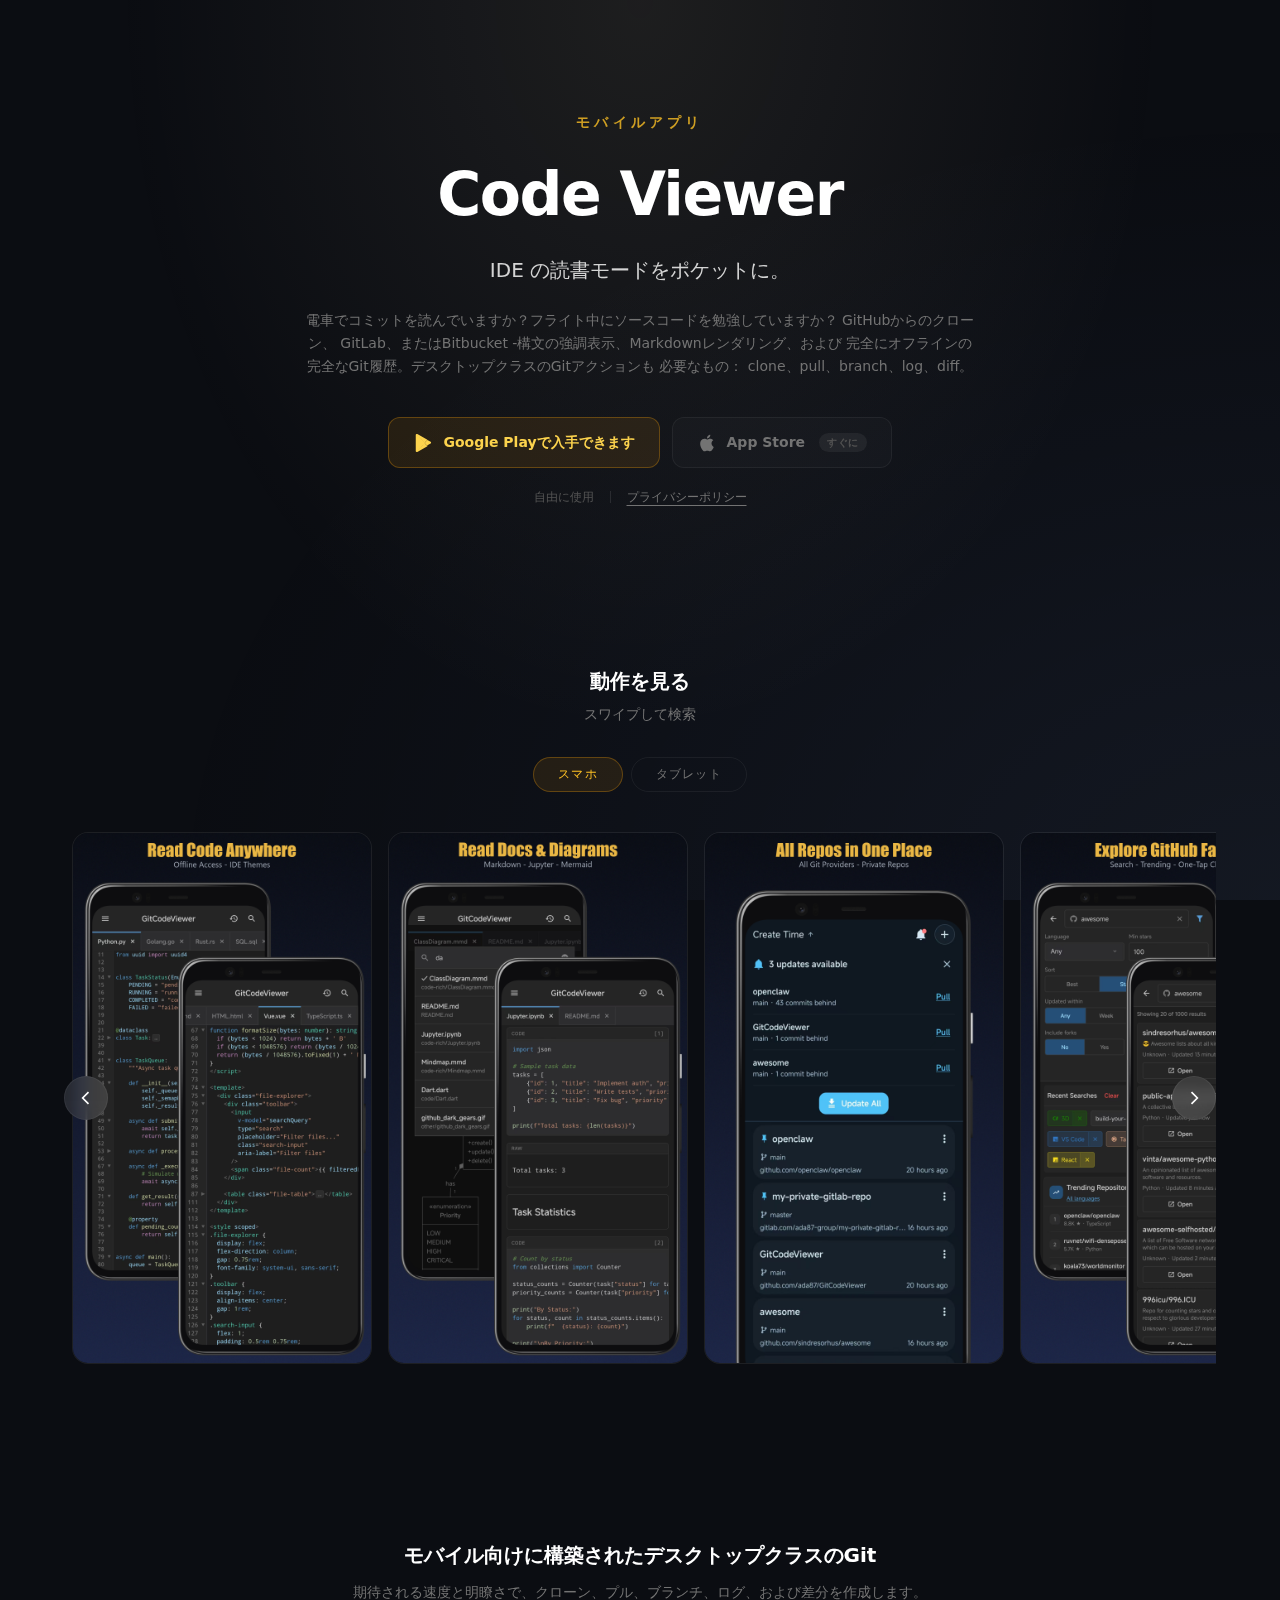
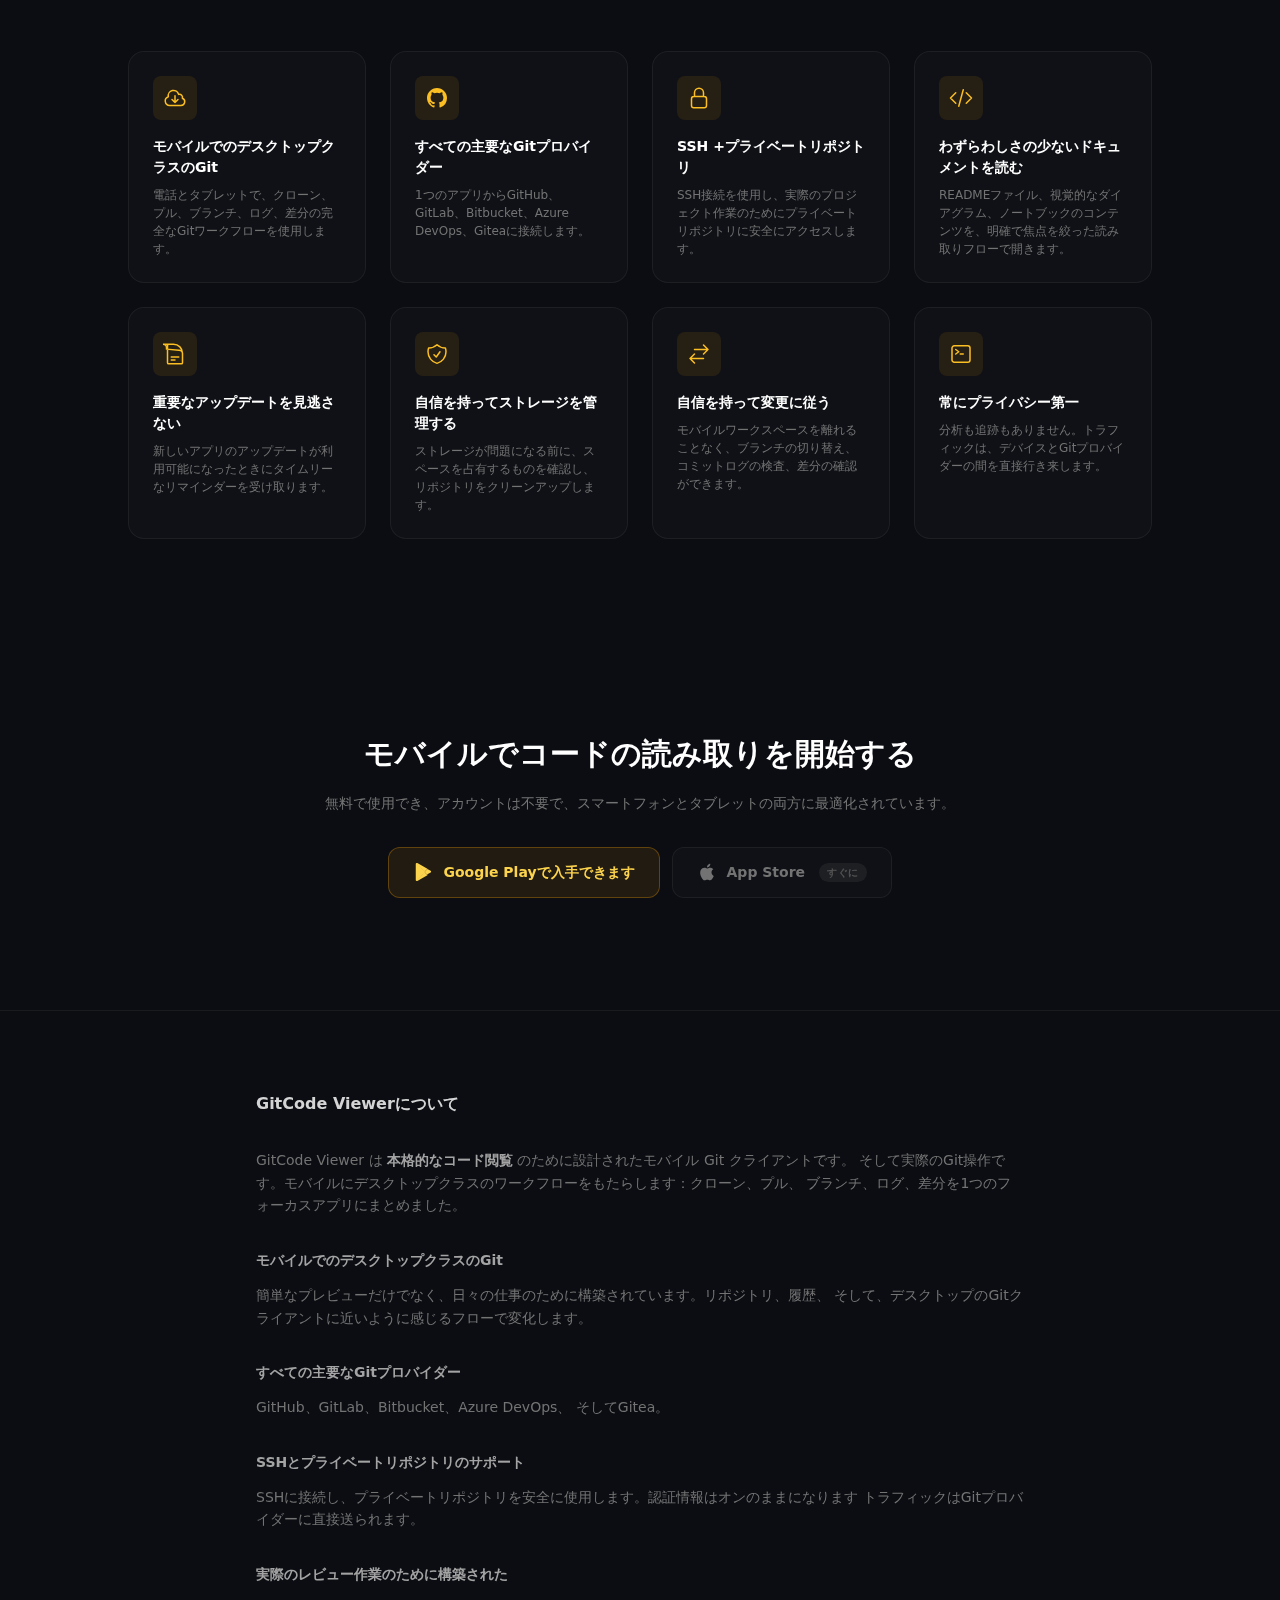
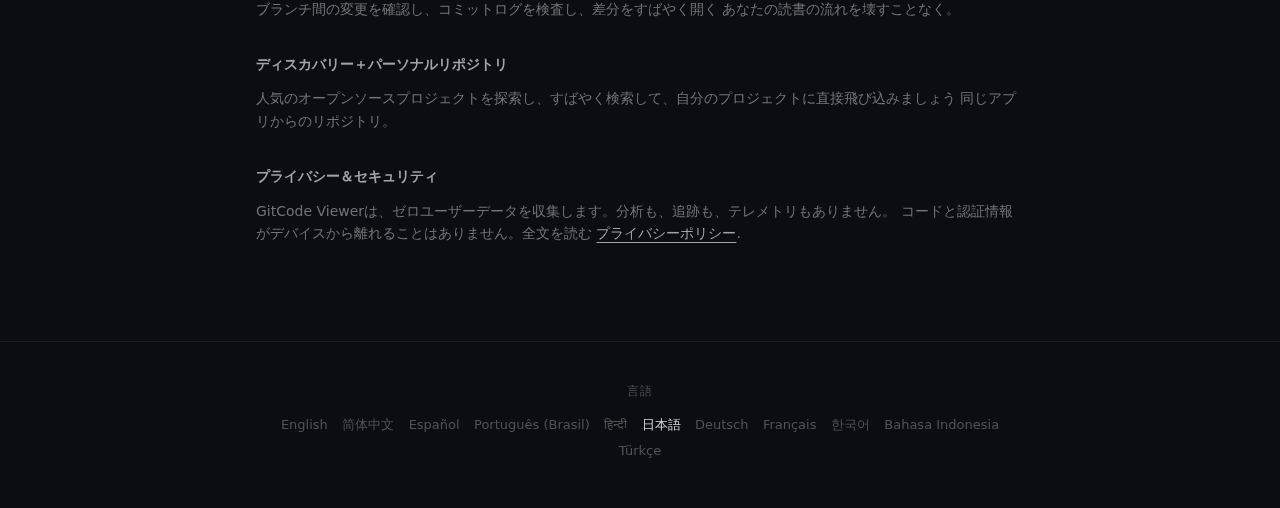
<file: ja/index.html>
<!DOCTYPE html>
<html lang="ja">
<head>
  <meta charset="UTF-8">
  <meta name="viewport" content="width=device-width, initial-scale=1.0">
  <title>GitCode Viewer - モバイルで使えるデスクトップ級 Git</title>
  <meta name="description" content="モバイルでのデスクトップクラスのGit: clone、pull、branch、log、およびdiff。主要なGitプロバイダーと連携し、SSHをサポートし、プライベートリポジトリをサポートします。">
  <meta name="keywords" content="git, mobile git client, clone, pull, branch, log, diff, github, gitlab, bitbucket, azure devops, gitea, ssh, private repos">
  <meta name="robots" content="index,follow,max-image-preview:large,max-snippet:-1,max-video-preview:-1">
  <meta name="author" content="XiangDa">
  <meta name="theme-color" content="#0b0d12">
  <link rel="canonical" href="https://gitcodeviewer.xdnote.com/ja/">
  <link rel="alternate" hreflang="x-default" href="https://gitcodeviewer.xdnote.com/">
  <link rel="alternate" hreflang="en" href="https://gitcodeviewer.xdnote.com/">
  <link rel="alternate" hreflang="zh-CN" href="https://gitcodeviewer.xdnote.com/zh-cn/">
  <link rel="alternate" hreflang="es" href="https://gitcodeviewer.xdnote.com/es/">
  <link rel="alternate" hreflang="pt-BR" href="https://gitcodeviewer.xdnote.com/pt-br/">
  <link rel="alternate" hreflang="hi" href="https://gitcodeviewer.xdnote.com/hi/">
  <link rel="alternate" hreflang="ja" href="https://gitcodeviewer.xdnote.com/ja/">
  <link rel="alternate" hreflang="de" href="https://gitcodeviewer.xdnote.com/de/">
  <link rel="alternate" hreflang="fr" href="https://gitcodeviewer.xdnote.com/fr/">
  <link rel="alternate" hreflang="ko" href="https://gitcodeviewer.xdnote.com/ko/">
  <link rel="alternate" hreflang="id" href="https://gitcodeviewer.xdnote.com/id/">
  <link rel="alternate" hreflang="tr" href="https://gitcodeviewer.xdnote.com/tr/">
  <link rel="icon" type="image/x-icon" href="/favicon.ico">
  <meta property="og:type" content="website">
  <meta property="og:site_name" content="GitCode Viewer">
  <meta property="og:title" content="GitCode Viewer - モバイルで使えるデスクトップ級 Git">
  <meta property="og:description" content="モバイルでのデスクトップクラスのGit: clone、pull、branch、log、およびdiff。主要なGitプロバイダーと連携し、SSHとプライベートリポジトリをサポートします。">
  <meta property="og:url" content="https://gitcodeviewer.xdnote.com/ja/">
  <meta property="og:image" content="https://gitcodeviewer.xdnote.com/images/phone-01-codeviewer.jpg">
  <meta property="og:image:alt" content="GitCode Viewer mobile screenshot with code reading interface">
  <meta name="twitter:card" content="summary_large_image">
  <meta name="twitter:title" content="GitCode Viewer - モバイルで使えるデスクトップ級 Git">
  <meta name="twitter:description" content="モバイルで clone、pull、branch、log、diff。SSH とプライベートリポジトリにも対応。">
  <meta name="twitter:image" content="https://gitcodeviewer.xdnote.com/images/phone-01-codeviewer.jpg">
    <link rel="stylesheet" href="/style.css">
</head>
<body>
  <div class="pointer-events-none fixed inset-0 bg-gradient"></div>

  <!-- Hero Section -->
  <section class="hero">
    <div class="hero-content">
      <p class="hero-label">モバイルアプリ</p>
      <h1>Code Viewer</h1>
      <p class="hero-subtitle">IDE の読書モードをポケットに。</p>
      <p class="hero-description">
        電車でコミットを読んでいますか？フライト中にソースコードを勉強していますか？ GitHubからのクローン、
        GitLab、またはBitbucket -構文の強調表示、Markdownレンダリング、および
        完全にオフラインの完全なGit履歴。デスクトップクラスのGitアクションも
        必要なもの： clone、pull、branch、log、diff。
      </p>

      <div class="cta-container">
        <div class="cta-buttons">
          <!-- Google Play -->
          <a href="https://play.google.com/store/apps/details?id=com.xdnote.codeviewer" target="_blank" rel="noopener noreferrer" class="btn btn-primary">
            <svg viewBox="0 0 24 24" fill="currentColor">
              <path d="M3.827 1.353a1.2 1.2 0 0 0-.527 1.025v19.244a1.2 1.2 0 0 0 .527 1.025l.058.033L14.15 12.415v-.83L3.885 1.32l-.058.033ZM17.3 15.563l-3.15-3.148v-.83L17.3 8.437l.07.04 3.733 2.12a1.2 1.2 0 0 1 0 2.086l-3.733 2.12-.07.04v.72ZM14.15 12.415l-3.15 3.148-7.115 7.115.058.033a1.2 1.2 0 0 0 1.257 0l12.1-6.878-3.15-3.148v-.27ZM14.15 11.585V11.315l3.15-3.148-12.1-6.878a1.2 1.2 0 0 0-1.257 0l-.058.033 7.115 7.115 3.15 3.148Z" />
            </svg>
            Google Playで入手できます
          </a>
          <!-- App Store -->
          <span class="btn btn-secondary">
            <svg viewBox="0 0 24 24" fill="currentColor">
              <path d="M18.71 19.5c-.83 1.24-1.71 2.45-3.05 2.47-1.34.03-1.77-.79-3.29-.79-1.53 0-2 .77-3.27.82-1.31.05-2.3-1.32-3.14-2.53C4.25 17 2.94 12.45 4.7 9.39c.87-1.52 2.43-2.48 4.12-2.51 1.28-.02 2.5.87 3.29.87.78 0 2.26-1.07 3.8-.91.65.03 2.47.26 3.64 1.98-.09.06-2.17 1.28-2.15 3.81.03 3.02 2.65 4.03 2.68 4.04-.03.07-.42 1.44-1.38 2.83M13 3.5c.73-.83 1.94-1.46 2.94-1.5.13 1.17-.34 2.35-1.04 3.19-.69.85-1.83 1.51-2.95 1.42-.15-1.15.41-2.35 1.05-3.11Z" />
            </svg>
            App Store
            <span class="badge">すぐに</span>
          </span>
        </div>
        <div class="cta-meta">
          <span>自由に使用</span>
          <span class="divider"></span>
          <a href="/privacy/">プライバシーポリシー</a>
        </div>
      </div>
    </div>
  </section>

  <!-- Screenshots Section -->
  <section class="screenshots">
    <div class="container">
      <h2 class="section-title">動作を見る</h2>
      <p class="section-subtitle">スワイプして検索</p>
      <div class="gallery">
        <!-- Device Tabs -->
        <div class="gallery-tabs">
          <button class="gallery-tab active" onclick="switchDevice('phone')">スマホ</button>
          <button class="gallery-tab" onclick="switchDevice('tablet')">タブレット</button>
        </div>

        <!-- Phone Gallery -->
        <div class="gallery-wrapper" id="phone-wrapper">
          <button class="gallery-btn prev" onclick="scrollGallery('phone-gallery', -1)">
            <svg viewBox="0 0 24 24" fill="none" stroke="currentColor" stroke-width="2"><path d="M15 19l-7-7 7-7"/></svg>
          </button>
          <div class="gallery-track" id="phone-gallery">
            <div class="gallery-slide">
              <img src="/images/phone-01-codeviewer.jpg" alt="Fullscreen code reading with syntax highlighting on mobile" loading="lazy">
            </div>
            <div class="gallery-slide">
              <img src="/images/phone-02-features.jpg" alt="Markdown, diagram, and notebook documentation reading on mobile" loading="lazy">
            </div>
            <div class="gallery-slide">
              <img src="/images/phone-03-repos.jpg" alt="Repository browser for personal, private, and public projects" loading="lazy">
            </div>
            <div class="gallery-slide">
              <img src="/images/phone-04-github.jpg" alt="GitHub search and trending repository discovery on mobile" loading="lazy">
            </div>
            <div class="gallery-slide">
              <img src="/images/phone-05-git.jpg" alt="Desktop-class Git actions on mobile including branch, log, and diff" loading="lazy">
            </div>
            <div class="gallery-slide">
              <img src="/images/phone-06-themes.jpg" alt="Theme customization options for mobile code reading" loading="lazy">
            </div>
          </div>
          <button class="gallery-btn next" onclick="scrollGallery('phone-gallery', 1)">
            <svg viewBox="0 0 24 24" fill="none" stroke="currentColor" stroke-width="2"><path d="M9 5l7 7-7 7"/></svg>
          </button>
        </div>

        <!-- Tablet Gallery -->
        <div class="gallery-wrapper" id="tablet-wrapper" style="display:none">
          <button class="gallery-btn prev" onclick="scrollGallery('tablet-gallery', -1)">
            <svg viewBox="0 0 24 24" fill="none" stroke="currentColor" stroke-width="2"><path d="M15 19l-7-7 7-7"/></svg>
          </button>
          <div class="gallery-track" id="tablet-gallery">
            <div class="gallery-slide">
              <img src="/images/tablet10-01-codeviewer.jpg" alt="Tablet code reading layout with syntax highlighting" loading="lazy">
            </div>
            <div class="gallery-slide">
              <img src="/images/tablet10-02-features.jpg" alt="Tablet documentation reading with markdown and diagrams" loading="lazy">
            </div>
            <div class="gallery-slide">
              <img src="/images/tablet10-04-github.jpg" alt="Tablet repository discovery with GitHub trending and search" loading="lazy">
            </div>
            <div class="gallery-slide">
              <img src="/images/tablet10-05-git.jpg" alt="Tablet Git workflow for pull, branch, log, and diff review" loading="lazy">
            </div>
          </div>
          <button class="gallery-btn next" onclick="scrollGallery('tablet-gallery', 1)">
            <svg viewBox="0 0 24 24" fill="none" stroke="currentColor" stroke-width="2"><path d="M9 5l7 7-7 7"/></svg>
          </button>
        </div>
      </div>
    </div>
  </section>

  <!-- Features Section -->
  <section class="features">
    <div class="features-container">
      <div class="features-header">
        <h2 class="section-title">モバイル向けに構築されたデスクトップクラスのGit</h2>
        <p>期待される速度と明瞭さで、クローン、プル、ブランチ、ログ、および差分を作成します。</p>
      </div>
      <div class="features-grid">
        <div class="feature-card">
          <div class="feature-icon">
            <svg viewBox="0 0 24 24" fill="none" stroke="currentColor" stroke-width="1.5">
              <path stroke-linecap="round" stroke-linejoin="round" d="M12 9.75v6.75m0 0-3-3m3 3 3-3m-8.25 6a4.5 4.5 0 0 1-1.41-8.775 5.25 5.25 0 0 1 10.233-2.33 3 3 0 0 1 3.758 3.848A3.752 3.752 0 0 1 18 19.5H6.75Z" />
            </svg>
          </div>
          <h3 class="feature-title">モバイルでのデスクトップクラスのGit</h3>
          <p class="feature-description">電話とタブレットで、クローン、プル、ブランチ、ログ、差分の完全なGitワークフローを使用します。</p>
        </div>
        <div class="feature-card">
          <div class="feature-icon">
            <svg viewBox="0 0 24 24" fill="currentColor">
              <path d="M12 2C6.477 2 2 6.484 2 12.017c0 4.425 2.865 8.18 6.839 9.504.5.092.682-.217.682-.483 0-.237-.008-.868-.013-1.703-2.782.605-3.369-1.343-3.369-1.343-.454-1.158-1.11-1.466-1.11-1.466-.908-.62.069-.608.069-.608 1.003.07 1.531 1.032 1.531 1.032.892 1.53 2.341 1.088 2.91.832.092-.647.35-1.088.636-1.338-2.22-.253-4.555-1.113-4.555-4.951 0-1.093.39-1.988 1.029-2.688-.103-.253-.446-1.272.098-2.65 0 0 .84-.27 2.75 1.026A9.564 9.564 0 0 1 12 6.844a9.59 9.59 0 0 1 2.504.337c1.909-1.296 2.747-1.027 2.747-1.027.546 1.379.202 2.398.1 2.651.64.7 1.028 1.595 1.028 2.688 0 3.848-2.339 4.695-4.566 4.943.359.309.678.92.678 1.855 0 1.338-.012 2.419-.012 2.747 0 .268.18.58.688.482A10.02 10.02 0 0 0 22 12.017C22 6.484 17.522 2 12 2Z" />
            </svg>
          </div>
          <h3 class="feature-title">すべての主要なGitプロバイダー</h3>
          <p class="feature-description">1つのアプリからGitHub、GitLab、Bitbucket、Azure DevOps、Giteaに接続します。</p>
        </div>
        <div class="feature-card">
          <div class="feature-icon">
            <svg viewBox="0 0 24 24" fill="none" stroke="currentColor" stroke-width="1.5">
              <path stroke-linecap="round" stroke-linejoin="round" d="M16.5 10.5V6.75a4.5 4.5 0 1 0-9 0v3.75m-.75 11.25h10.5a2.25 2.25 0 0 0 2.25-2.25v-6.75a2.25 2.25 0 0 0-2.25-2.25H6.75a2.25 2.25 0 0 0-2.25 2.25v6.75a2.25 2.25 0 0 0 2.25 2.25Z" />
            </svg>
          </div>
          <h3 class="feature-title">SSH +プライベートリポジトリ</h3>
          <p class="feature-description">SSH接続を使用し、実際のプロジェクト作業のためにプライベートリポジトリに安全にアクセスします。</p>
        </div>
        <div class="feature-card">
          <div class="feature-icon">
            <svg viewBox="0 0 24 24" fill="none" stroke="currentColor" stroke-width="1.5">
              <path stroke-linecap="round" stroke-linejoin="round" d="M17.25 6.75 22.5 12l-5.25 5.25m-10.5 0L1.5 12l5.25-5.25m7.5-3-4.5 16.5" />
            </svg>
          </div>
          <h3 class="feature-title">わずらわしさの少ないドキュメントを読む</h3>
          <p class="feature-description">READMEファイル、視覚的なダイアグラム、ノートブックのコンテンツを、明確で焦点を絞った読み取りフローで開きます。</p>
        </div>
        <div class="feature-card">
          <div class="feature-icon">
            <svg viewBox="0 0 24 24" fill="none" stroke="currentColor" stroke-width="1.5">
              <path stroke-linecap="round" stroke-linejoin="round" d="M19.5 14.25v-2.625a3.375 3.375 0 0 0-3.375-3.375h-1.5 1.125A1.125 0 0 1 13.5 7.125v-1.5a3.375 3.375 0 0 0-3.375-3.375H8.25m0 12.75h7.5m-7.5 3H12M10.5 2.25H5.625c-.621 0-1.125.504-1.125 1.125v17.25c0 .621.504 1.125 1.125 1.125h12.75c.621 0 1.125-.504 1.125-1.125V11.25a9 9 0 0 0-9-9Z" />
            </svg>
          </div>
          <h3 class="feature-title">重要なアップデートを見逃さない</h3>
          <p class="feature-description">新しいアプリのアップデートが利用可能になったときにタイムリーなリマインダーを受け取ります。</p>
        </div>
        <div class="feature-card">
          <div class="feature-icon">
            <svg viewBox="0 0 24 24" fill="none" stroke="currentColor" stroke-width="1.5">
              <path stroke-linecap="round" stroke-linejoin="round" d="M9 12.75 11.25 15 15 9.75m-3-7.036A11.959 11.959 0 0 1 3.598 6 11.99 11.99 0 0 0 3 9.749c0 5.592 3.824 10.29 9 11.623 5.176-1.332 9-6.03 9-11.622 0-1.31-.21-2.571-.598-3.751h-.152c-3.196 0-6.1-1.248-8.25-3.285Z" />
            </svg>
          </div>
          <h3 class="feature-title">自信を持ってストレージを管理する</h3>
          <p class="feature-description">ストレージが問題になる前に、スペースを占有するものを確認し、リポジトリをクリーンアップします。</p>
        </div>
        <div class="feature-card">
          <div class="feature-icon">
            <svg viewBox="0 0 24 24" fill="none" stroke="currentColor" stroke-width="1.5">
              <path stroke-linecap="round" stroke-linejoin="round" d="M7.5 21 3 16.5m0 0L7.5 12M3 16.5h13.5m0-13.5L21 7.5m0 0L16.5 12M21 7.5H7.5" />
            </svg>
          </div>
          <h3 class="feature-title">自信を持って変更に従う</h3>
          <p class="feature-description">モバイルワークスペースを離れることなく、ブランチの切り替え、コミットログの検査、差分の確認ができます。</p>
        </div>
        <div class="feature-card">
          <div class="feature-icon">
            <svg viewBox="0 0 24 24" fill="none" stroke="currentColor" stroke-width="1.5">
              <path stroke-linecap="round" stroke-linejoin="round" d="M6.75 7.5l3 2.25-3 2.25m4.5 0h3m-9 8.25h13.5A2.25 2.25 0 0 0 21 18V6a2.25 2.25 0 0 0-2.25-2.25H5.25A2.25 2.25 0 0 0 3 6v12a2.25 2.25 0 0 0 2.25 2.25Z" />
            </svg>
          </div>
          <h3 class="feature-title">常にプライバシー第一</h3>
          <p class="feature-description">分析も追跡もありません。トラフィックは、デバイスとGitプロバイダーの間を直接行き来します。</p>
        </div>
      </div>
    </div>
  </section>

  <!-- CTA Section -->
  <section class="cta-section">
    <div class="cta-content">
      <h2>モバイルでコードの読み取りを開始する</h2>
      <p>無料で使用でき、アカウントは不要で、スマートフォンとタブレットの両方に最適化されています。</p>
      <div class="cta-buttons">
        <a href="https://play.google.com/store/apps/details?id=com.xdnote.codeviewer" target="_blank" rel="noopener noreferrer" class="btn btn-primary">
          <svg viewBox="0 0 24 24" fill="currentColor">
            <path d="M3.827 1.353a1.2 1.2 0 0 0-.527 1.025v19.244a1.2 1.2 0 0 0 .527 1.025l.058.033L14.15 12.415v-.83L3.885 1.32l-.058.033ZM17.3 15.563l-3.15-3.148v-.83L17.3 8.437l.07.04 3.733 2.12a1.2 1.2 0 0 1 0 2.086l-3.733 2.12-.07.04v.72ZM14.15 12.415l-3.15 3.148-7.115 7.115.058.033a1.2 1.2 0 0 0 1.257 0l12.1-6.878-3.15-3.148v-.27ZM14.15 11.585V11.315l3.15-3.148-12.1-6.878a1.2 1.2 0 0 0-1.257 0l-.058.033 7.115 7.115 3.15 3.148Z" />
          </svg>
          Google Playで入手できます
        </a>
        <span class="btn btn-secondary">
          <svg viewBox="0 0 24 24" fill="currentColor">
            <path d="M18.71 19.5c-.83 1.24-1.71 2.45-3.05 2.47-1.34.03-1.77-.79-3.29-.79-1.53 0-2 .77-3.27.82-1.31.05-2.3-1.32-3.14-2.53C4.25 17 2.94 12.45 4.7 9.39c.87-1.52 2.43-2.48 4.12-2.51 1.28-.02 2.5.87 3.29.87.78 0 2.26-1.07 3.8-.91.65.03 2.47.26 3.64 1.98-.09.06-2.17 1.28-2.15 3.81.03 3.02 2.65 4.03 2.68 4.04-.03.07-.42 1.44-1.38 2.83M13 3.5c.73-.83 1.94-1.46 2.94-1.5.13 1.17-.34 2.35-1.04 3.19-.69.85-1.83 1.51-2.95 1.42-.15-1.15.41-2.35 1.05-3.11Z" />
          </svg>
          App Store
          <span class="badge">すぐに</span>
        </span>
      </div>
    </div>
  </section>

  <!-- About Section -->
  <article class="about">
    <div class="about-content">
      <h2>GitCode Viewerについて</h2>

      <p>
        GitCode Viewer は <strong>本格的なコード閲覧</strong> のために設計されたモバイル Git クライアントです。
        そして実際のGit操作です。モバイルにデスクトップクラスのワークフローをもたらします：クローン、プル、
        ブランチ、ログ、差分を1つのフォーカスアプリにまとめました。
      </p>

      <h3>モバイルでのデスクトップクラスのGit</h3>
      <p>
        簡単なプレビューだけでなく、日々の仕事のために構築されています。リポジトリ、履歴、
        そして、デスクトップのGitクライアントに近いように感じるフローで変化します。
      </p>

      <h3>すべての主要なGitプロバイダー</h3>
      <p>
        GitHub、GitLab、Bitbucket、Azure DevOps、
        そしてGitea。
      </p>

      <h3>SSHとプライベートリポジトリのサポート</h3>
      <p>
        SSHに接続し、プライベートリポジトリを安全に使用します。認証情報はオンのままになります
        トラフィックはGitプロバイダーに直接送られます。
      </p>

      <h3>実際のレビュー作業のために構築された</h3>
      <p>
        ブランチ間の変更を確認し、コミットログを検査し、差分をすばやく開く
        あなたの読書の流れを壊すことなく。
      </p>

      <h3>ディスカバリー＋パーソナルリポジトリ</h3>
      <p>
        人気のオープンソースプロジェクトを探索し、すばやく検索して、自分のプロジェクトに直接飛び込みましょう
        同じアプリからのリポジトリ。
      </p>

      <h3>プライバシー＆セキュリティ</h3>
      <p>
        GitCode Viewerは、ゼロユーザーデータを収集します。分析も、追跡も、テレメトリもありません。
        コードと認証情報がデバイスから離れることはありません。全文を読む
        <a href="/privacy/">プライバシーポリシー</a>.
      </p>
    </div>
  </article>

  <footer class="i18n-footer">
    <div class="i18n-inner">
      <p class="i18n-title">言語</p>
      <nav class="i18n-links" aria-label="言語セレクター">
        <a class="i18n-link" data-locale="en" href="/">English</a>
        <a class="i18n-link" data-locale="zh-cn" href="/zh-cn/">简体中文</a>
        <a class="i18n-link" data-locale="es" href="/es/">Español</a>
        <a class="i18n-link" data-locale="pt-br" href="/pt-br/">Português (Brasil)</a>
        <a class="i18n-link" data-locale="hi" href="/hi/">हिन्दी</a>
        <a class="i18n-link" data-locale="ja" href="/ja/">日本語</a>
        <a class="i18n-link" data-locale="de" href="/de/">Deutsch</a>
        <a class="i18n-link" data-locale="fr" href="/fr/">Français</a>
        <a class="i18n-link" data-locale="ko" href="/ko/">한국어</a>
        <a class="i18n-link" data-locale="id" href="/id/">Bahasa Indonesia</a>
        <a class="i18n-link" data-locale="tr" href="/tr/">Türkçe</a>
      </nav>
    </div>
  </footer>

  <!-- JSON-LD for SEO -->
  <script type="application/ld+json">
  {
    "@context": "https://schema.org",
    "@graph": [
      {
        "@type": "SoftwareApplication",
        "name": "GitCode Viewer",
        "alternateName": "Code Viewer",
        "applicationCategory": "DeveloperApplication",
        "applicationSubCategory": "Git Client",
        "operatingSystem": "Android",
        "description": "モバイルでデスクトップ級の Git ワークフローを実現。clone、pull、branch、log、diff に対応し、主要な Git プロバイダー、SSH、プライベートリポジトリをサポート。",
        "url": "https://gitcodeviewer.xdnote.com/",
        "installUrl": "https://play.google.com/store/apps/details?id=com.xdnote.codeviewer",
        "downloadUrl": "https://play.google.com/store/apps/details?id=com.xdnote.codeviewer",
        "image": "https://gitcodeviewer.xdnote.com/images/phone-01-codeviewer.jpg",
        "screenshot": [
          "https://gitcodeviewer.xdnote.com/images/phone-01-codeviewer.jpg",
          "https://gitcodeviewer.xdnote.com/images/phone-05-git.jpg",
          "https://gitcodeviewer.xdnote.com/images/tablet10-05-git.jpg"
        ],
        "featureList": [
          "モバイルでデスクトップ級 Git 操作: clone, pull, branch, log, diff",
          "GitHub、GitLab、Bitbucket、Azure DevOps、Gitea に対応",
          "SSH 接続とプライベートリポジトリをサポート",
          "シンタックスハイライト付きのオフラインコード閲覧",
          "リポジトリの発見と検索"
        ],
        "offers": {
          "@type": "Offer",
          "price": "0",
          "priceCurrency": "USD"
        },
        "author": {
          "@type": "Person",
          "name": "XiangDa",
          "email": "ada87@163.com"
        }
      },
      {
        "@type": "WebSite",
        "name": "GitCode Viewer",
        "url": "https://gitcodeviewer.xdnote.com/",
        "inLanguage": "ja",
        "description": "GitCode Viewer 公式サイト。アプリ機能、スクリーンショット、インストールリンクを掲載。"
      },
      {
        "@type": "FAQPage",
        "mainEntity": [
          {
            "@type": "Question",
            "name": "GitCode Viewer は Android に適したモバイル Git クライアントですか？",
            "acceptedAnswer": {
              "@type": "Answer",
              "text": "はい。GitCode Viewer は Android でデスクトップ級 Git ワークフローを実現でき、clone、pull、branch、log、diff に対応しています。"
            }
          },
          {
            "@type": "Question",
            "name": "Android で Git リポジトリを clone / pull できますか？",
            "acceptedAnswer": {
              "@type": "Answer",
              "text": "はい。GitCode Viewer はモバイル端末で直接 clone と pull を行えます。"
            }
          },
          {
            "@type": "Question",
            "name": "branch 切り替え、commit log、diff レビューに対応していますか？",
            "acceptedAnswer": {
              "@type": "Answer",
              "text": "はい。GitCode Viewer はモバイルで branch 操作、commit log 閲覧、ファイル diff レビューに対応しています。"
            }
          },
          {
            "@type": "Question",
            "name": "GitCode Viewer はどの Git プロバイダーに対応していますか？",
            "acceptedAnswer": {
              "@type": "Answer",
              "text": "GitCode Viewer は GitHub、GitLab、Bitbucket、Azure DevOps、Gitea に対応しています。"
            }
          },
          {
            "@type": "Question",
            "name": "GitCode Viewer は SSH とプライベートリポジトリに対応していますか？",
            "acceptedAnswer": {
              "@type": "Answer",
              "text": "はい。GitCode Viewer は SSH 接続とプライベートリポジトリに対応しています。"
            }
          },
          {
            "@type": "Question",
            "name": "モバイルでリポジトリをオフライン閲覧できますか？",
            "acceptedAnswer": {
              "@type": "Answer",
              "text": "はい。clone 後はシンタックスハイライトと履歴閲覧付きでオフライン閲覧できます。"
            }
          },
          {
            "@type": "Question",
            "name": "GitCode Viewer はユーザーデータや追跡 analytics を収集しますか？",
            "acceptedAnswer": {
              "@type": "Answer",
              "text": "いいえ。GitCode Viewer は analytics や追跡データを収集しません。"
            }
          }
        ]
      }
    ]
  }
  </script>

  <script src="/script.js"></script>
</body>
</html>
</file>
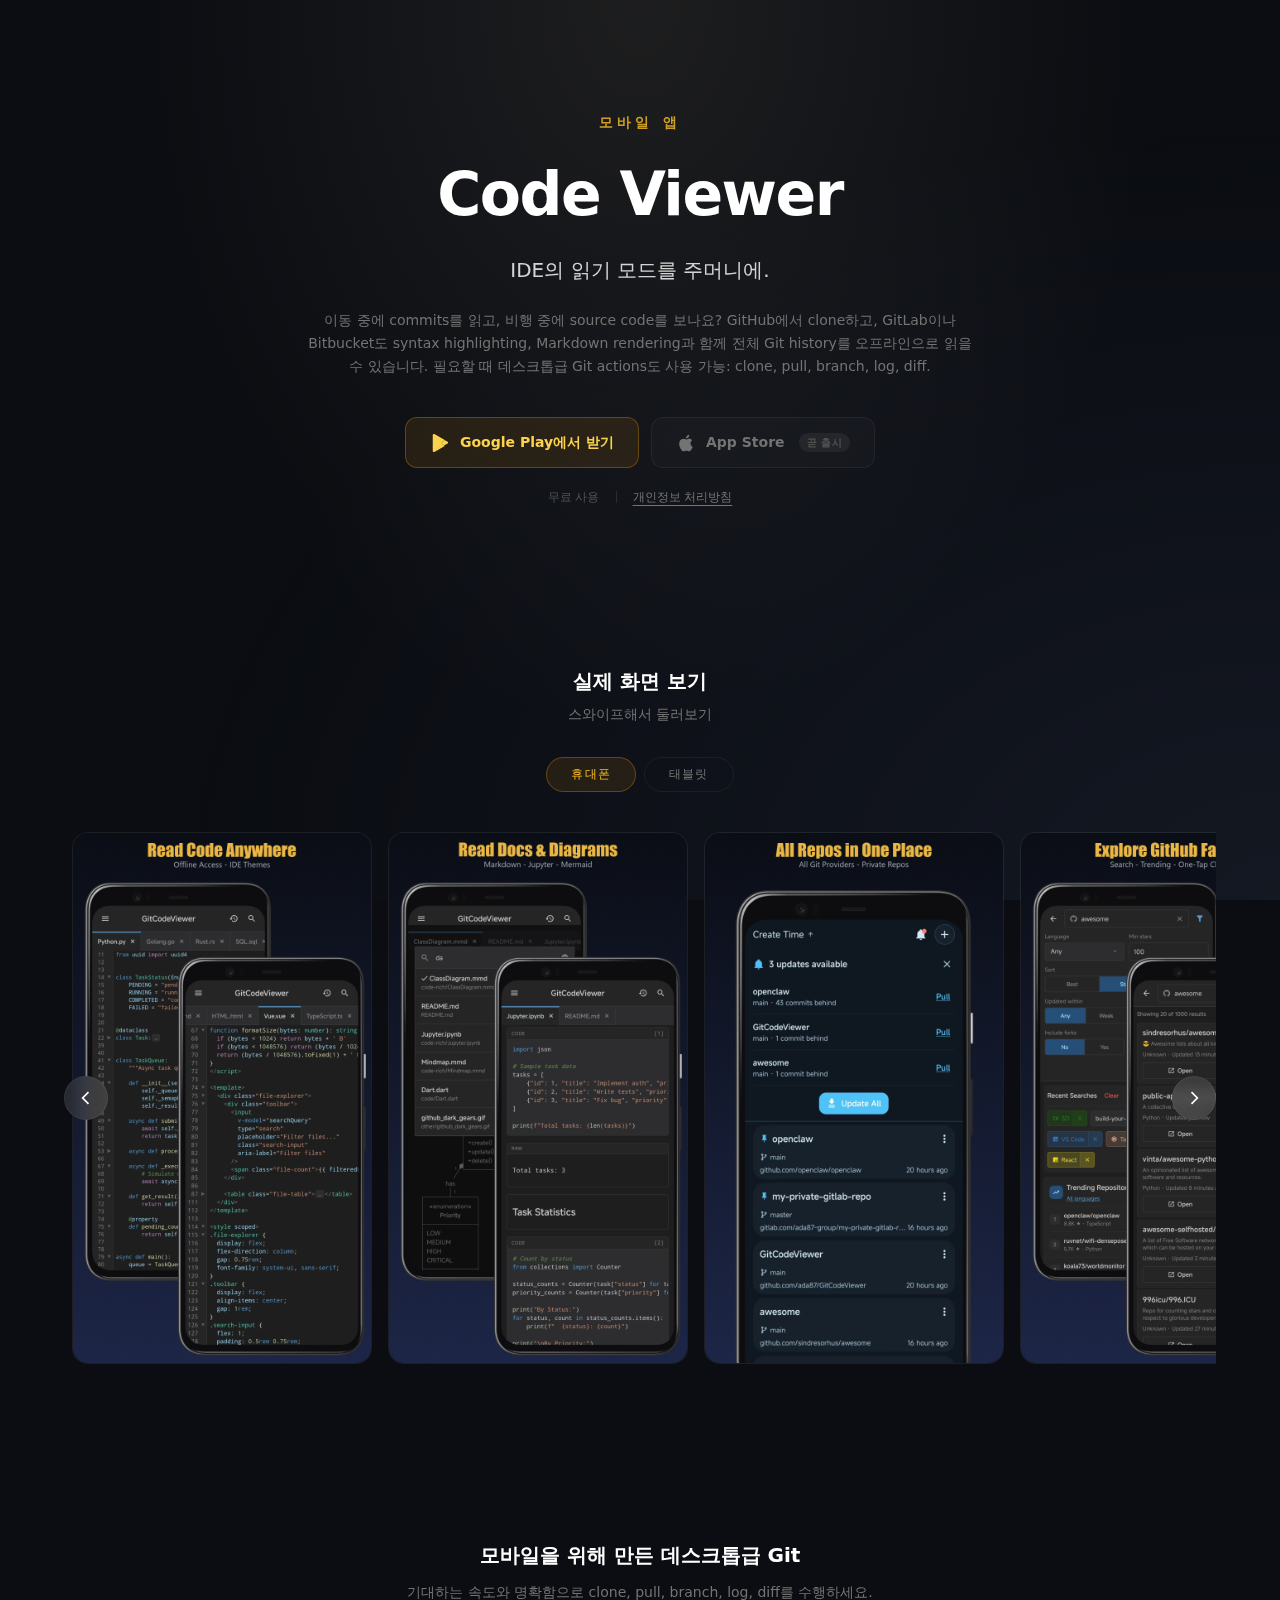
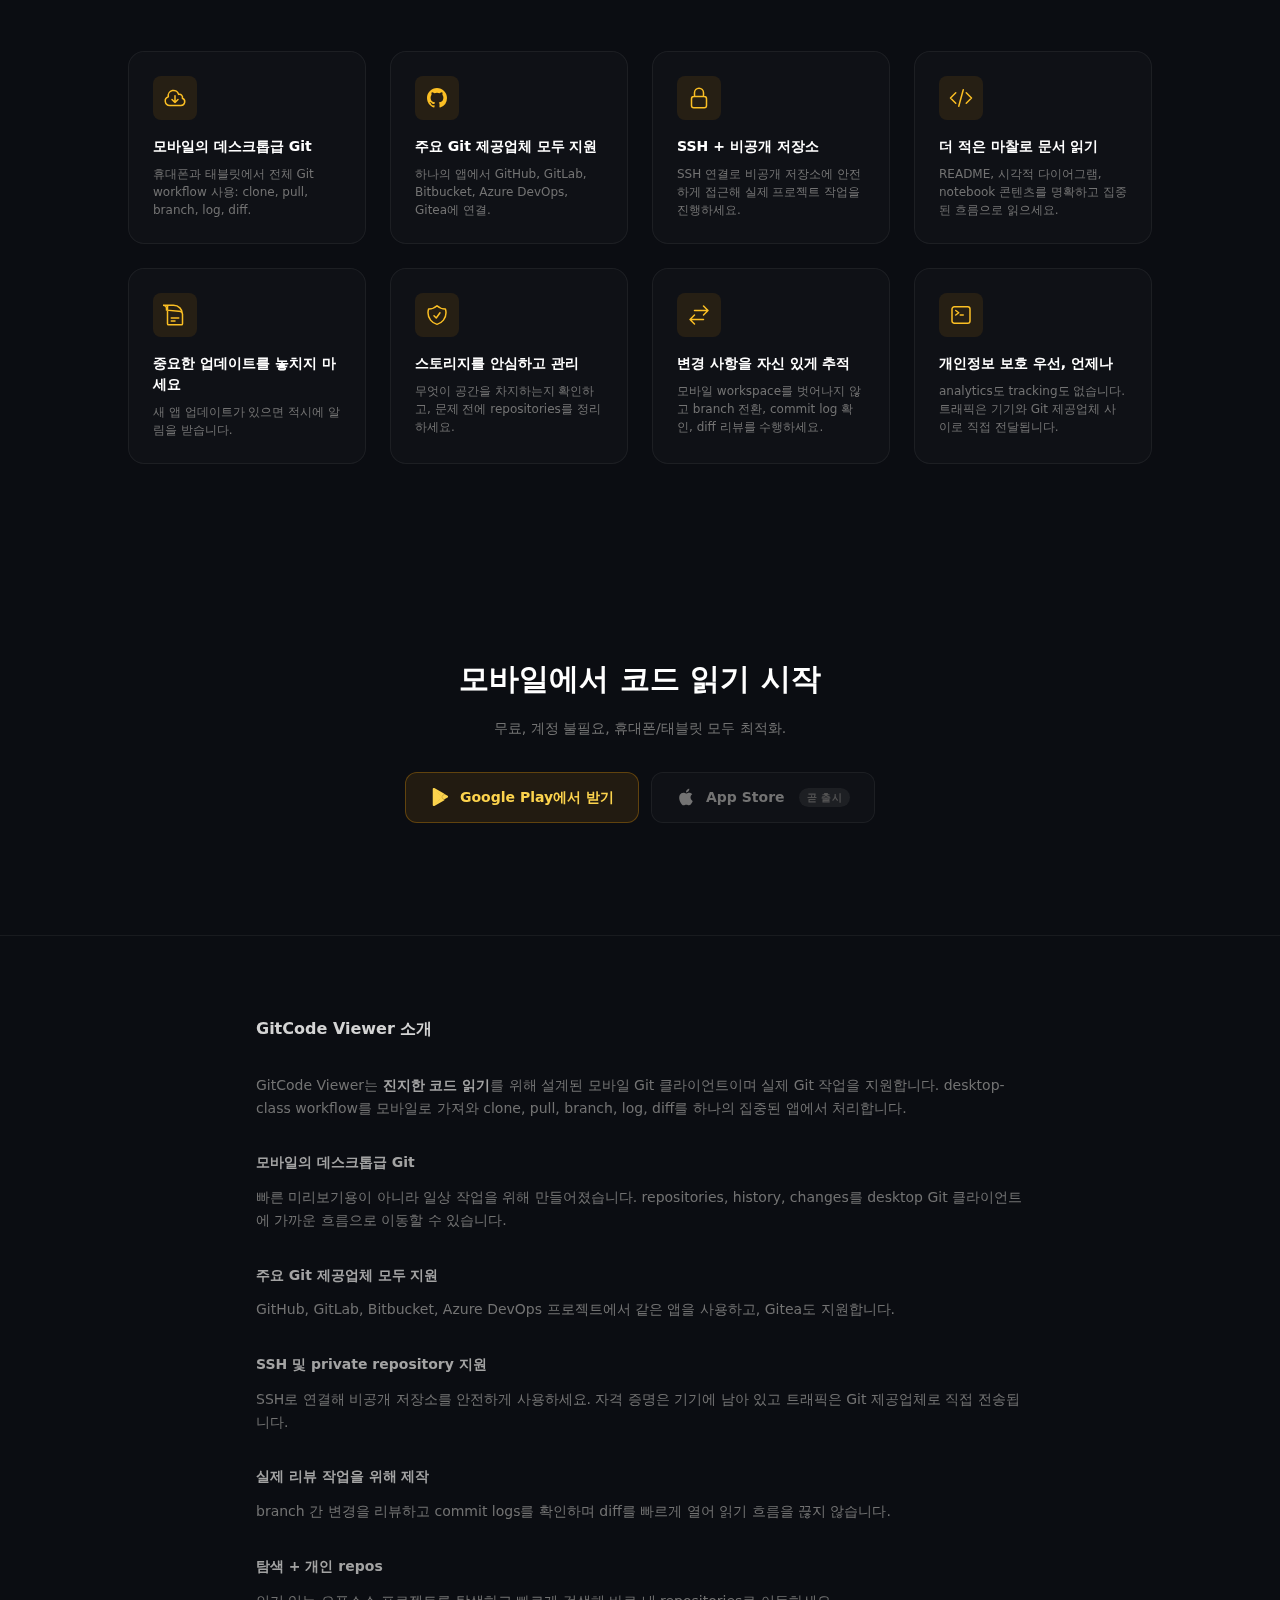
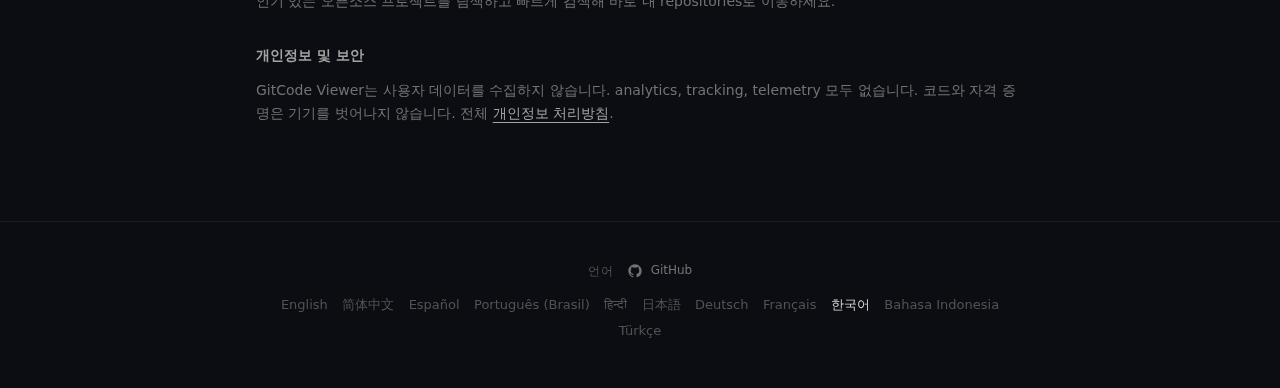
<file: ko/index.html>
<!DOCTYPE html>
<html lang="ko">
<head>
  <meta charset="UTF-8">
  <meta name="viewport" content="width=device-width, initial-scale=1.0">
  <title>GitCode Viewer - 모바일용 데스크톱급 Git</title>
  <meta name="description" content="모바일에서 데스크톱급 Git: clone, pull, branch, log, diff. 주요 Git 제공업체, SSH, 비공개 저장소를 지원합니다.">
  <meta name="keywords" content="git, mobile git client, clone, pull, branch, log, diff, github, gitlab, bitbucket, azure devops, gitea, ssh, private repos">
  <meta name="robots" content="index,follow,max-image-preview:large,max-snippet:-1,max-video-preview:-1">
  <meta name="author" content="XiangDa">
  <meta name="theme-color" content="#0b0d12">
  <link rel="canonical" href="https://gitcodeviewer.xdnote.com/ko/">
  <link rel="alternate" hreflang="x-default" href="https://gitcodeviewer.xdnote.com/">
  <link rel="alternate" hreflang="en" href="https://gitcodeviewer.xdnote.com/">
  <link rel="alternate" hreflang="zh-CN" href="https://gitcodeviewer.xdnote.com/zh-cn/">
  <link rel="alternate" hreflang="es" href="https://gitcodeviewer.xdnote.com/es/">
  <link rel="alternate" hreflang="pt-BR" href="https://gitcodeviewer.xdnote.com/pt-br/">
  <link rel="alternate" hreflang="hi" href="https://gitcodeviewer.xdnote.com/hi/">
  <link rel="alternate" hreflang="ja" href="https://gitcodeviewer.xdnote.com/ja/">
  <link rel="alternate" hreflang="de" href="https://gitcodeviewer.xdnote.com/de/">
  <link rel="alternate" hreflang="fr" href="https://gitcodeviewer.xdnote.com/fr/">
  <link rel="alternate" hreflang="ko" href="https://gitcodeviewer.xdnote.com/ko/">
  <link rel="alternate" hreflang="id" href="https://gitcodeviewer.xdnote.com/id/">
  <link rel="alternate" hreflang="tr" href="https://gitcodeviewer.xdnote.com/tr/">
  <link rel="icon" type="image/x-icon" href="/favicon.ico">
  <meta property="og:type" content="website">
  <meta property="og:site_name" content="GitCode Viewer">
  <meta property="og:title" content="GitCode Viewer - 모바일용 데스크톱급 Git">
  <meta property="og:description" content="모바일에서 데스크톱급 Git: clone, pull, branch, log, diff. 주요 Git 제공업체, SSH, 비공개 저장소를 지원합니다.">
  <meta property="og:url" content="https://gitcodeviewer.xdnote.com/ko/">
  <meta property="og:image" content="https://gitcodeviewer.xdnote.com/images/phone-01-codeviewer.jpg">
  <meta property="og:image:alt" content="GitCode Viewer mobile screenshot with code reading interface">
  <meta name="twitter:card" content="summary_large_image">
  <meta name="twitter:title" content="GitCode Viewer - 모바일용 데스크톱급 Git">
  <meta name="twitter:description" content="모바일에서 clone, pull, branch, log, diff를 수행하고 SSH 및 비공개 저장소를 지원합니다.">
  <meta name="twitter:image" content="https://gitcodeviewer.xdnote.com/images/phone-01-codeviewer.jpg">
    <link rel="stylesheet" href="/style.css">
</head>
<body>
  <div class="pointer-events-none fixed inset-0 bg-gradient"></div>

  <!-- Hero Section -->
  <section class="hero">
    <div class="hero-content">
      <p class="hero-label">모바일 앱</p>
      <h1>Code Viewer</h1>
      <p class="hero-subtitle">IDE의 읽기 모드를 주머니에.</p>
      <p class="hero-description">
        이동 중에 commits를 읽고, 비행 중에 source code를 보나요? GitHub에서 clone하고,
        GitLab이나 Bitbucket도 syntax highlighting, Markdown rendering과 함께
        전체 Git history를 오프라인으로 읽을 수 있습니다. 필요할 때 데스크톱급 Git actions도 사용 가능:
        clone, pull, branch, log, diff.
      </p>

      <div class="cta-container">
        <div class="cta-buttons">
          <!-- Google Play -->
          <a href="https://play.google.com/store/apps/details?id=com.xdnote.codeviewer" target="_blank" rel="noopener noreferrer" class="btn btn-primary">
            <svg viewBox="0 0 24 24" fill="currentColor">
              <path d="M3.827 1.353a1.2 1.2 0 0 0-.527 1.025v19.244a1.2 1.2 0 0 0 .527 1.025l.058.033L14.15 12.415v-.83L3.885 1.32l-.058.033ZM17.3 15.563l-3.15-3.148v-.83L17.3 8.437l.07.04 3.733 2.12a1.2 1.2 0 0 1 0 2.086l-3.733 2.12-.07.04v.72ZM14.15 12.415l-3.15 3.148-7.115 7.115.058.033a1.2 1.2 0 0 0 1.257 0l12.1-6.878-3.15-3.148v-.27ZM14.15 11.585V11.315l3.15-3.148-12.1-6.878a1.2 1.2 0 0 0-1.257 0l-.058.033 7.115 7.115 3.15 3.148Z" />
            </svg>
            Google Play에서 받기
          </a>
          <!-- App Store -->
          <span class="btn btn-secondary">
            <svg viewBox="0 0 24 24" fill="currentColor">
              <path d="M18.71 19.5c-.83 1.24-1.71 2.45-3.05 2.47-1.34.03-1.77-.79-3.29-.79-1.53 0-2 .77-3.27.82-1.31.05-2.3-1.32-3.14-2.53C4.25 17 2.94 12.45 4.7 9.39c.87-1.52 2.43-2.48 4.12-2.51 1.28-.02 2.5.87 3.29.87.78 0 2.26-1.07 3.8-.91.65.03 2.47.26 3.64 1.98-.09.06-2.17 1.28-2.15 3.81.03 3.02 2.65 4.03 2.68 4.04-.03.07-.42 1.44-1.38 2.83M13 3.5c.73-.83 1.94-1.46 2.94-1.5.13 1.17-.34 2.35-1.04 3.19-.69.85-1.83 1.51-2.95 1.42-.15-1.15.41-2.35 1.05-3.11Z" />
            </svg>
            App Store
            <span class="badge">곧 출시</span>
          </span>
        </div>
        <div class="cta-meta">
          <span>무료 사용</span>
          <span class="divider"></span>
          <a href="/privacy/">개인정보 처리방침</a>
        </div>
      </div>
    </div>
  </section>

  <!-- Screenshots Section -->
  <section class="screenshots">
    <div class="container">
      <h2 class="section-title">실제 화면 보기</h2>
      <p class="section-subtitle">스와이프해서 둘러보기</p>
      <div class="gallery">
        <!-- Device Tabs -->
        <div class="gallery-tabs">
          <button class="gallery-tab active" onclick="switchDevice('phone')">휴대폰</button>
          <button class="gallery-tab" onclick="switchDevice('tablet')">태블릿</button>
        </div>

        <!-- Phone Gallery -->
        <div class="gallery-wrapper" id="phone-wrapper">
          <button class="gallery-btn prev" onclick="scrollGallery('phone-gallery', -1)">
            <svg viewBox="0 0 24 24" fill="none" stroke="currentColor" stroke-width="2"><path d="M15 19l-7-7 7-7"/></svg>
          </button>
          <div class="gallery-track" id="phone-gallery">
            <div class="gallery-slide">
              <img src="/images/phone-01-codeviewer.jpg" alt="Fullscreen code reading with syntax highlighting on mobile" loading="lazy">
            </div>
            <div class="gallery-slide">
              <img src="/images/phone-02-features.jpg" alt="Markdown, diagram, and notebook documentation reading on mobile" loading="lazy">
            </div>
            <div class="gallery-slide">
              <img src="/images/phone-03-repos.jpg" alt="Repository browser for personal, private, and public projects" loading="lazy">
            </div>
            <div class="gallery-slide">
              <img src="/images/phone-04-github.jpg" alt="GitHub search and trending repository discovery on mobile" loading="lazy">
            </div>
            <div class="gallery-slide">
              <img src="/images/phone-05-git.jpg" alt="Desktop-class Git actions on mobile including branch, log, and diff" loading="lazy">
            </div>
            <div class="gallery-slide">
              <img src="/images/phone-06-themes.jpg" alt="Theme customization options for mobile code reading" loading="lazy">
            </div>
          </div>
          <button class="gallery-btn next" onclick="scrollGallery('phone-gallery', 1)">
            <svg viewBox="0 0 24 24" fill="none" stroke="currentColor" stroke-width="2"><path d="M9 5l7 7-7 7"/></svg>
          </button>
        </div>

        <!-- Tablet Gallery -->
        <div class="gallery-wrapper" id="tablet-wrapper" style="display:none">
          <button class="gallery-btn prev" onclick="scrollGallery('tablet-gallery', -1)">
            <svg viewBox="0 0 24 24" fill="none" stroke="currentColor" stroke-width="2"><path d="M15 19l-7-7 7-7"/></svg>
          </button>
          <div class="gallery-track" id="tablet-gallery">
            <div class="gallery-slide">
              <img src="/images/tablet10-01-codeviewer.jpg" alt="Tablet code reading layout with syntax highlighting" loading="lazy">
            </div>
            <div class="gallery-slide">
              <img src="/images/tablet10-02-features.jpg" alt="Tablet documentation reading with markdown and diagrams" loading="lazy">
            </div>
            <div class="gallery-slide">
              <img src="/images/tablet10-04-github.jpg" alt="Tablet repository discovery with GitHub trending and search" loading="lazy">
            </div>
            <div class="gallery-slide">
              <img src="/images/tablet10-05-git.jpg" alt="Tablet Git workflow for pull, branch, log, and diff review" loading="lazy">
            </div>
          </div>
          <button class="gallery-btn next" onclick="scrollGallery('tablet-gallery', 1)">
            <svg viewBox="0 0 24 24" fill="none" stroke="currentColor" stroke-width="2"><path d="M9 5l7 7-7 7"/></svg>
          </button>
        </div>
      </div>
    </div>
  </section>

  <!-- Features Section -->
  <section class="features">
    <div class="features-container">
      <div class="features-header">
        <h2 class="section-title">모바일을 위해 만든 데스크톱급 Git</h2>
        <p>기대하는 속도와 명확함으로 clone, pull, branch, log, diff를 수행하세요.</p>
      </div>
      <div class="features-grid">
        <div class="feature-card">
          <div class="feature-icon">
            <svg viewBox="0 0 24 24" fill="none" stroke="currentColor" stroke-width="1.5">
              <path stroke-linecap="round" stroke-linejoin="round" d="M12 9.75v6.75m0 0-3-3m3 3 3-3m-8.25 6a4.5 4.5 0 0 1-1.41-8.775 5.25 5.25 0 0 1 10.233-2.33 3 3 0 0 1 3.758 3.848A3.752 3.752 0 0 1 18 19.5H6.75Z" />
            </svg>
          </div>
          <h3 class="feature-title">모바일의 데스크톱급 Git</h3>
          <p class="feature-description">휴대폰과 태블릿에서 전체 Git workflow 사용: clone, pull, branch, log, diff.</p>
        </div>
        <div class="feature-card">
          <div class="feature-icon">
            <svg viewBox="0 0 24 24" fill="currentColor">
              <path d="M12 2C6.477 2 2 6.484 2 12.017c0 4.425 2.865 8.18 6.839 9.504.5.092.682-.217.682-.483 0-.237-.008-.868-.013-1.703-2.782.605-3.369-1.343-3.369-1.343-.454-1.158-1.11-1.466-1.11-1.466-.908-.62.069-.608.069-.608 1.003.07 1.531 1.032 1.531 1.032.892 1.53 2.341 1.088 2.91.832.092-.647.35-1.088.636-1.338-2.22-.253-4.555-1.113-4.555-4.951 0-1.093.39-1.988 1.029-2.688-.103-.253-.446-1.272.098-2.65 0 0 .84-.27 2.75 1.026A9.564 9.564 0 0 1 12 6.844a9.59 9.59 0 0 1 2.504.337c1.909-1.296 2.747-1.027 2.747-1.027.546 1.379.202 2.398.1 2.651.64.7 1.028 1.595 1.028 2.688 0 3.848-2.339 4.695-4.566 4.943.359.309.678.92.678 1.855 0 1.338-.012 2.419-.012 2.747 0 .268.18.58.688.482A10.02 10.02 0 0 0 22 12.017C22 6.484 17.522 2 12 2Z" />
            </svg>
          </div>
          <h3 class="feature-title">주요 Git 제공업체 모두 지원</h3>
          <p class="feature-description">하나의 앱에서 GitHub, GitLab, Bitbucket, Azure DevOps, Gitea에 연결.</p>
        </div>
        <div class="feature-card">
          <div class="feature-icon">
            <svg viewBox="0 0 24 24" fill="none" stroke="currentColor" stroke-width="1.5">
              <path stroke-linecap="round" stroke-linejoin="round" d="M16.5 10.5V6.75a4.5 4.5 0 1 0-9 0v3.75m-.75 11.25h10.5a2.25 2.25 0 0 0 2.25-2.25v-6.75a2.25 2.25 0 0 0-2.25-2.25H6.75a2.25 2.25 0 0 0-2.25 2.25v6.75a2.25 2.25 0 0 0 2.25 2.25Z" />
            </svg>
          </div>
          <h3 class="feature-title">SSH + 비공개 저장소</h3>
          <p class="feature-description">SSH 연결로 비공개 저장소에 안전하게 접근해 실제 프로젝트 작업을 진행하세요.</p>
        </div>
        <div class="feature-card">
          <div class="feature-icon">
            <svg viewBox="0 0 24 24" fill="none" stroke="currentColor" stroke-width="1.5">
              <path stroke-linecap="round" stroke-linejoin="round" d="M17.25 6.75 22.5 12l-5.25 5.25m-10.5 0L1.5 12l5.25-5.25m7.5-3-4.5 16.5" />
            </svg>
          </div>
          <h3 class="feature-title">더 적은 마찰로 문서 읽기</h3>
          <p class="feature-description">README, 시각적 다이어그램, notebook 콘텐츠를 명확하고 집중된 흐름으로 읽으세요.</p>
        </div>
        <div class="feature-card">
          <div class="feature-icon">
            <svg viewBox="0 0 24 24" fill="none" stroke="currentColor" stroke-width="1.5">
              <path stroke-linecap="round" stroke-linejoin="round" d="M19.5 14.25v-2.625a3.375 3.375 0 0 0-3.375-3.375h-1.5 1.125A1.125 0 0 1 13.5 7.125v-1.5a3.375 3.375 0 0 0-3.375-3.375H8.25m0 12.75h7.5m-7.5 3H12M10.5 2.25H5.625c-.621 0-1.125.504-1.125 1.125v17.25c0 .621.504 1.125 1.125 1.125h12.75c.621 0 1.125-.504 1.125-1.125V11.25a9 9 0 0 0-9-9Z" />
            </svg>
          </div>
          <h3 class="feature-title">중요한 업데이트를 놓치지 마세요</h3>
          <p class="feature-description">새 앱 업데이트가 있으면 적시에 알림을 받습니다.</p>
        </div>
        <div class="feature-card">
          <div class="feature-icon">
            <svg viewBox="0 0 24 24" fill="none" stroke="currentColor" stroke-width="1.5">
              <path stroke-linecap="round" stroke-linejoin="round" d="M9 12.75 11.25 15 15 9.75m-3-7.036A11.959 11.959 0 0 1 3.598 6 11.99 11.99 0 0 0 3 9.749c0 5.592 3.824 10.29 9 11.623 5.176-1.332 9-6.03 9-11.622 0-1.31-.21-2.571-.598-3.751h-.152c-3.196 0-6.1-1.248-8.25-3.285Z" />
            </svg>
          </div>
          <h3 class="feature-title">스토리지를 안심하고 관리</h3>
          <p class="feature-description">무엇이 공간을 차지하는지 확인하고, 문제 전에 repositories를 정리하세요.</p>
        </div>
        <div class="feature-card">
          <div class="feature-icon">
            <svg viewBox="0 0 24 24" fill="none" stroke="currentColor" stroke-width="1.5">
              <path stroke-linecap="round" stroke-linejoin="round" d="M7.5 21 3 16.5m0 0L7.5 12M3 16.5h13.5m0-13.5L21 7.5m0 0L16.5 12M21 7.5H7.5" />
            </svg>
          </div>
          <h3 class="feature-title">변경 사항을 자신 있게 추적</h3>
          <p class="feature-description">모바일 workspace를 벗어나지 않고 branch 전환, commit log 확인, diff 리뷰를 수행하세요.</p>
        </div>
        <div class="feature-card">
          <div class="feature-icon">
            <svg viewBox="0 0 24 24" fill="none" stroke="currentColor" stroke-width="1.5">
              <path stroke-linecap="round" stroke-linejoin="round" d="M6.75 7.5l3 2.25-3 2.25m4.5 0h3m-9 8.25h13.5A2.25 2.25 0 0 0 21 18V6a2.25 2.25 0 0 0-2.25-2.25H5.25A2.25 2.25 0 0 0 3 6v12a2.25 2.25 0 0 0 2.25 2.25Z" />
            </svg>
          </div>
          <h3 class="feature-title">개인정보 보호 우선, 언제나</h3>
          <p class="feature-description">analytics도 tracking도 없습니다. 트래픽은 기기와 Git 제공업체 사이로 직접 전달됩니다.</p>
        </div>
      </div>
    </div>
  </section>

  <!-- CTA Section -->
  <section class="cta-section">
    <div class="cta-content">
      <h2>모바일에서 코드 읽기 시작</h2>
      <p>무료, 계정 불필요, 휴대폰/태블릿 모두 최적화.</p>
      <div class="cta-buttons">
        <a href="https://play.google.com/store/apps/details?id=com.xdnote.codeviewer" target="_blank" rel="noopener noreferrer" class="btn btn-primary">
          <svg viewBox="0 0 24 24" fill="currentColor">
            <path d="M3.827 1.353a1.2 1.2 0 0 0-.527 1.025v19.244a1.2 1.2 0 0 0 .527 1.025l.058.033L14.15 12.415v-.83L3.885 1.32l-.058.033ZM17.3 15.563l-3.15-3.148v-.83L17.3 8.437l.07.04 3.733 2.12a1.2 1.2 0 0 1 0 2.086l-3.733 2.12-.07.04v.72ZM14.15 12.415l-3.15 3.148-7.115 7.115.058.033a1.2 1.2 0 0 0 1.257 0l12.1-6.878-3.15-3.148v-.27ZM14.15 11.585V11.315l3.15-3.148-12.1-6.878a1.2 1.2 0 0 0-1.257 0l-.058.033 7.115 7.115 3.15 3.148Z" />
          </svg>
          Google Play에서 받기
        </a>
        <span class="btn btn-secondary">
          <svg viewBox="0 0 24 24" fill="currentColor">
            <path d="M18.71 19.5c-.83 1.24-1.71 2.45-3.05 2.47-1.34.03-1.77-.79-3.29-.79-1.53 0-2 .77-3.27.82-1.31.05-2.3-1.32-3.14-2.53C4.25 17 2.94 12.45 4.7 9.39c.87-1.52 2.43-2.48 4.12-2.51 1.28-.02 2.5.87 3.29.87.78 0 2.26-1.07 3.8-.91.65.03 2.47.26 3.64 1.98-.09.06-2.17 1.28-2.15 3.81.03 3.02 2.65 4.03 2.68 4.04-.03.07-.42 1.44-1.38 2.83M13 3.5c.73-.83 1.94-1.46 2.94-1.5.13 1.17-.34 2.35-1.04 3.19-.69.85-1.83 1.51-2.95 1.42-.15-1.15.41-2.35 1.05-3.11Z" />
          </svg>
          App Store
          <span class="badge">곧 출시</span>
        </span>
      </div>
    </div>
  </section>

  <!-- About Section -->
  <article class="about">
    <div class="about-content">
      <h2>GitCode Viewer 소개</h2>

      <p>
        GitCode Viewer는 <strong>진지한 코드 읽기</strong>를 위해 설계된 모바일 Git 클라이언트이며
        실제 Git 작업을 지원합니다. desktop-class workflow를 모바일로 가져와 clone, pull,
        branch, log, diff를 하나의 집중된 앱에서 처리합니다.
      </p>

      <h3>모바일의 데스크톱급 Git</h3>
      <p>
        빠른 미리보기용이 아니라 일상 작업을 위해 만들어졌습니다. repositories, history,
        changes를 desktop Git 클라이언트에 가까운 흐름으로 이동할 수 있습니다.
      </p>

      <h3>주요 Git 제공업체 모두 지원</h3>
      <p>
        GitHub, GitLab, Bitbucket, Azure DevOps 프로젝트에서 같은 앱을 사용하고,
        Gitea도 지원합니다.
      </p>

      <h3>SSH 및 private repository 지원</h3>
      <p>
        SSH로 연결해 비공개 저장소를 안전하게 사용하세요. 자격 증명은
        기기에 남아 있고 트래픽은 Git 제공업체로 직접 전송됩니다.
      </p>

      <h3>실제 리뷰 작업을 위해 제작</h3>
      <p>
        branch 간 변경을 리뷰하고 commit logs를 확인하며 diff를 빠르게 열어
        읽기 흐름을 끊지 않습니다.
      </p>

      <h3>탐색 + 개인 repos</h3>
      <p>
        인기 있는 오픈소스 프로젝트를 탐색하고 빠르게 검색해 바로 내
        repositories로 이동하세요.
      </p>

      <h3>개인정보 및 보안</h3>
      <p>
        GitCode Viewer는 사용자 데이터를 수집하지 않습니다. analytics, tracking, telemetry 모두 없습니다.
        코드와 자격 증명은 기기를 벗어나지 않습니다. 전체
        <a href="/privacy/">개인정보 처리방침</a>.
      </p>
    </div>
  </article>

  <footer class="i18n-footer">
    <div class="i18n-inner">
      <div class="i18n-heading">
        <p class="i18n-title">언어</p>
        <a class="github-link" href="https://github.com/ada87/GitCodeViewer" target="_blank" rel="noopener noreferrer">
          <svg viewBox="0 0 24 24" aria-hidden="true">
            <path d="M12 2C6.477 2 2 6.484 2 12.017c0 4.425 2.865 8.18 6.839 9.504.5.092.682-.217.682-.483 0-.237-.008-.868-.013-1.703-2.782.605-3.369-1.343-3.369-1.343-.454-1.158-1.11-1.466-1.11-1.466-.908-.62.069-.608.069-.608 1.003.07 1.531 1.032 1.531 1.032.892 1.53 2.341 1.088 2.91.832.092-.647.35-1.088.636-1.338-2.22-.253-4.555-1.113-4.555-4.951 0-1.093.39-1.988 1.029-2.688-.103-.253-.446-1.272.098-2.65 0 0 .84-.27 2.75 1.026A9.564 9.564 0 0 1 12 6.844a9.59 9.59 0 0 1 2.504.337c1.909-1.296 2.747-1.027 2.747-1.027.546 1.379.202 2.398.1 2.651.64.7 1.028 1.595 1.028 2.688 0 3.848-2.339 4.695-4.566 4.943.359.309.678.92.678 1.855 0 1.338-.012 2.419-.012 2.747 0 .268.18.58.688.482A10.02 10.02 0 0 0 22 12.017C22 6.484 17.522 2 12 2Z" />
          </svg>
          <span>GitHub</span>
        </a>
      </div>
      <nav class="i18n-links" aria-label="언어 선택">
        <a class="i18n-link" data-locale="en" href="/">English</a>
        <a class="i18n-link" data-locale="zh-cn" href="/zh-cn/">简体中文</a>
        <a class="i18n-link" data-locale="es" href="/es/">Español</a>
        <a class="i18n-link" data-locale="pt-br" href="/pt-br/">Português (Brasil)</a>
        <a class="i18n-link" data-locale="hi" href="/hi/">हिन्दी</a>
        <a class="i18n-link" data-locale="ja" href="/ja/">日本語</a>
        <a class="i18n-link" data-locale="de" href="/de/">Deutsch</a>
        <a class="i18n-link" data-locale="fr" href="/fr/">Français</a>
        <a class="i18n-link" data-locale="ko" href="/ko/">한국어</a>
        <a class="i18n-link" data-locale="id" href="/id/">Bahasa Indonesia</a>
        <a class="i18n-link" data-locale="tr" href="/tr/">Türkçe</a>
      </nav>
    </div>
  </footer>

  <!-- JSON-LD for SEO -->
  <script type="application/ld+json">
  {
    "@context": "https://schema.org",
    "@graph": [
      {
        "@type": "SoftwareApplication",
        "name": "GitCode Viewer",
        "alternateName": "Code Viewer",
        "applicationCategory": "DeveloperApplication",
        "applicationSubCategory": "Git Client",
        "operatingSystem": "Android",
        "description": "모바일에서 데스크톱급 Git 워크플로를 제공합니다. clone, pull, branch, log, diff를 지원하며 주요 Git 제공업체, SSH 연결, 비공개 저장소를 사용할 수 있습니다.",
        "url": "https://gitcodeviewer.xdnote.com/",
        "installUrl": "https://play.google.com/store/apps/details?id=com.xdnote.codeviewer",
        "downloadUrl": "https://play.google.com/store/apps/details?id=com.xdnote.codeviewer",
        "image": "https://gitcodeviewer.xdnote.com/images/phone-01-codeviewer.jpg",
        "screenshot": [
          "https://gitcodeviewer.xdnote.com/images/phone-01-codeviewer.jpg",
          "https://gitcodeviewer.xdnote.com/images/phone-05-git.jpg",
          "https://gitcodeviewer.xdnote.com/images/tablet10-05-git.jpg"
        ],
        "featureList": [
          "모바일 데스크톱급 Git 작업: clone, pull, branch, log, diff",
          "GitHub, GitLab, Bitbucket, Azure DevOps, Gitea 지원",
          "SSH 연결 및 비공개 저장소 지원",
          "문법 하이라이트를 포함한 오프라인 코드 읽기",
          "저장소 탐색 및 검색"
        ],
        "offers": {
          "@type": "Offer",
          "price": "0",
          "priceCurrency": "USD"
        },
        "author": {
          "@type": "Person",
          "name": "XiangDa",
          "email": "ada87@163.com"
        }
      },
      {
        "@type": "WebSite",
        "name": "GitCode Viewer",
        "url": "https://gitcodeviewer.xdnote.com/",
        "inLanguage": "ko",
        "description": "앱 기능, 스크린샷, 설치 링크를 제공하는 GitCode Viewer 공식 웹사이트입니다."
      },
      {
        "@type": "FAQPage",
        "mainEntity": [
          {
            "@type": "Question",
            "name": "GitCode Viewer는 Android에 적합한 모바일 Git 클라이언트인가요?",
            "acceptedAnswer": {
              "@type": "Answer",
              "text": "네. GitCode Viewer는 Android에서 데스크톱급 Git 워크플로를 제공하며 clone, pull, branch, log, diff를 지원합니다."
            }
          },
          {
            "@type": "Question",
            "name": "Android에서 Git 저장소를 clone/pull 할 수 있나요?",
            "acceptedAnswer": {
              "@type": "Answer",
              "text": "네. GitCode Viewer는 모바일에서 직접 clone과 pull을 지원합니다."
            }
          },
          {
            "@type": "Question",
            "name": "branch 전환, commit log, diff review를 지원하나요?",
            "acceptedAnswer": {
              "@type": "Answer",
              "text": "네. GitCode Viewer는 모바일에서 branch 작업, commit log 탐색, 파일 diff review를 지원합니다."
            }
          },
          {
            "@type": "Question",
            "name": "GitCode Viewer는 어떤 Git 제공업체를 지원하나요?",
            "acceptedAnswer": {
              "@type": "Answer",
              "text": "GitCode Viewer는 GitHub, GitLab, Bitbucket, Azure DevOps, Gitea를 지원합니다."
            }
          },
          {
            "@type": "Question",
            "name": "GitCode Viewer는 SSH와 비공개 저장소를 지원하나요?",
            "acceptedAnswer": {
              "@type": "Answer",
              "text": "네. GitCode Viewer는 SSH 연결과 비공개 저장소를 지원합니다."
            }
          },
          {
            "@type": "Question",
            "name": "모바일에서 저장소를 오프라인으로 읽을 수 있나요?",
            "acceptedAnswer": {
              "@type": "Answer",
              "text": "네. clone 후에는 문법 하이라이트와 히스토리 탐색이 포함된 오프라인 읽기를 지원합니다."
            }
          },
          {
            "@type": "Question",
            "name": "GitCode Viewer는 사용자 데이터나 추적 analytics를 수집하나요?",
            "acceptedAnswer": {
              "@type": "Answer",
              "text": "아니요. GitCode Viewer는 analytics나 추적 데이터를 수집하지 않습니다."
            }
          }
        ]
      }
    ]
  }
  </script>

  <script src="/script.js"></script>
</body>
</html>
</file>
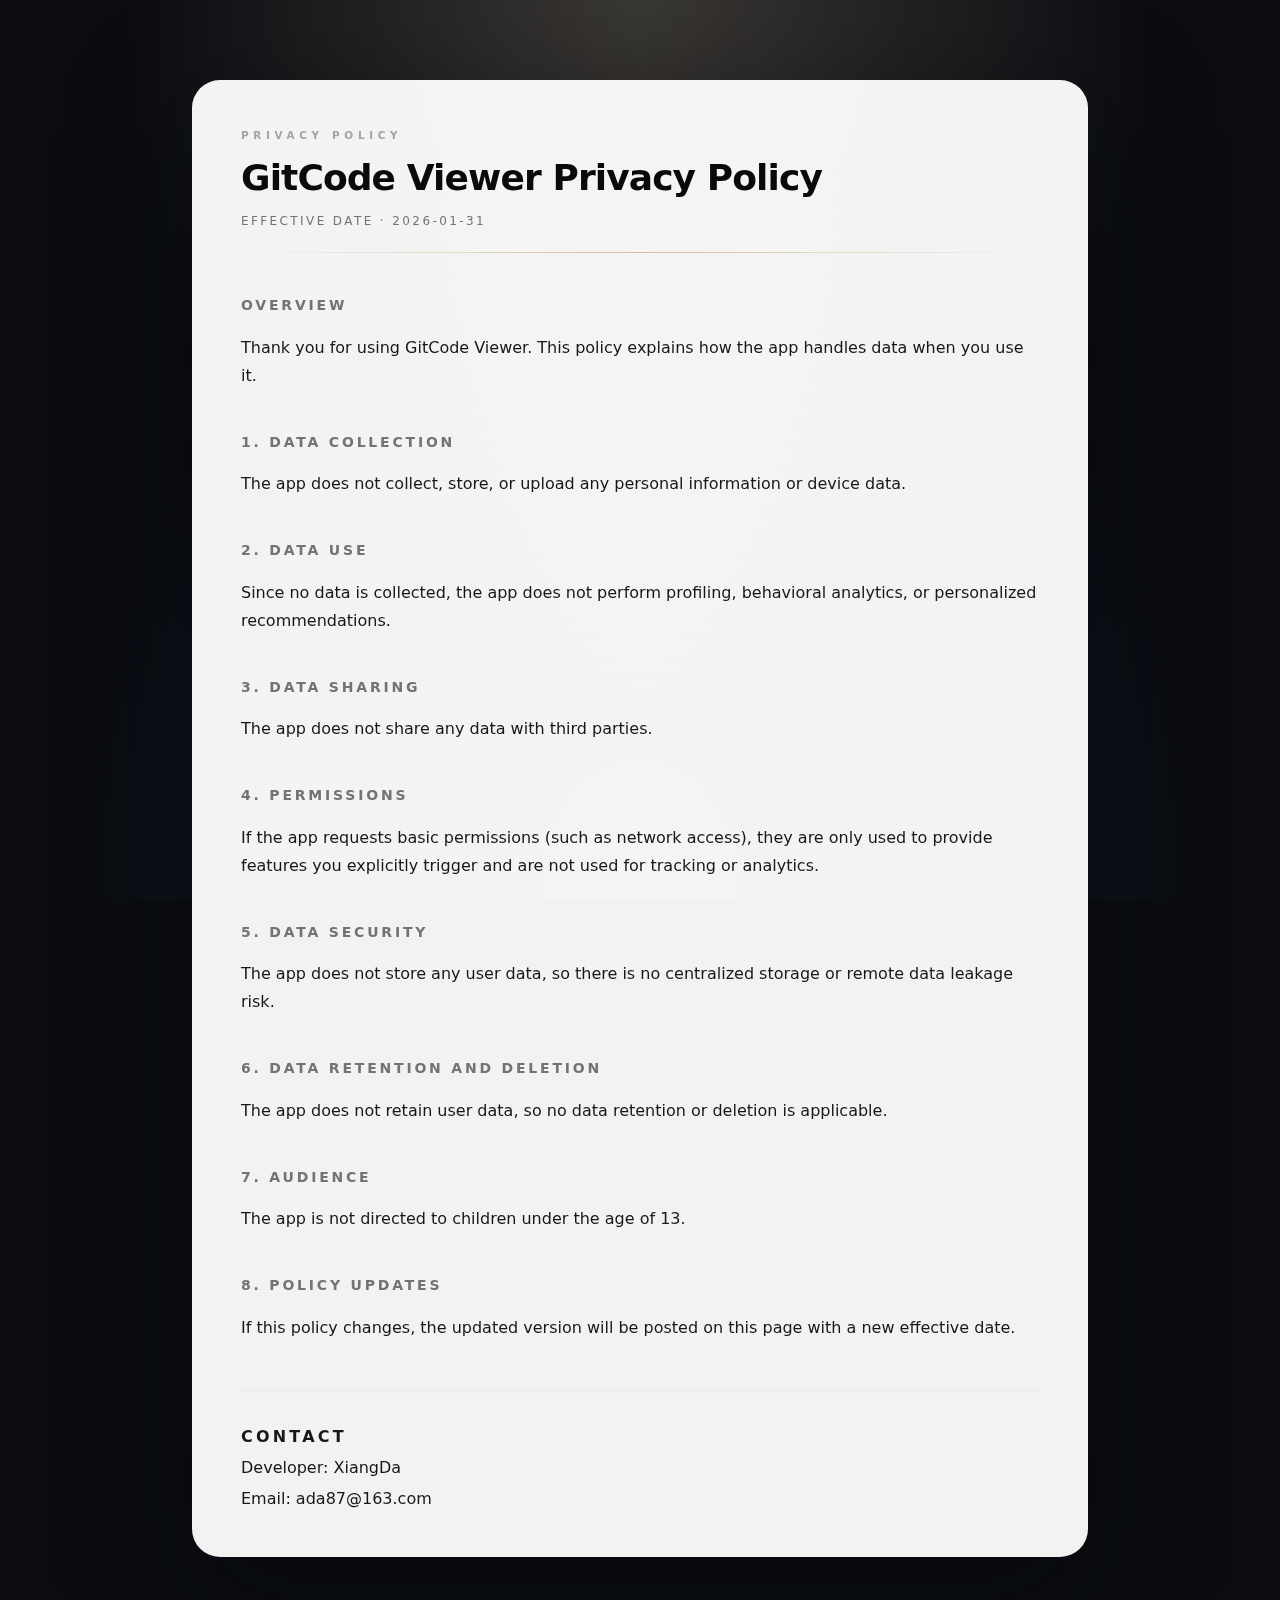
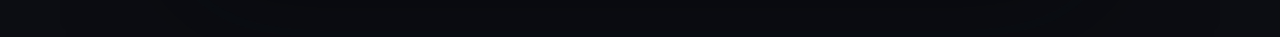
<file: privacy/index.html>
<!DOCTYPE html>
<html lang="en">
<head>
  <meta charset="UTF-8">
  <meta name="viewport" content="width=device-width, initial-scale=1.0">
  <title>GitCode Viewer Privacy Policy</title>
  <meta name="description" content="GitCode Viewer privacy policy. The app does not collect, store, or upload personal data.">
  <meta name="robots" content="index,follow,max-snippet:-1,max-image-preview:large,max-video-preview:-1">
  <link rel="canonical" href="https://gitcodeviewer.xdnote.com/privacy/">
  <link rel="icon" type="image/x-icon" href="/favicon.ico">
  <meta property="og:type" content="article">
  <meta property="og:site_name" content="GitCode Viewer">
  <meta property="og:title" content="GitCode Viewer Privacy Policy">
  <meta property="og:description" content="GitCode Viewer does not collect, store, or upload personal data.">
  <meta property="og:url" content="https://gitcodeviewer.xdnote.com/privacy/">
  <meta name="twitter:card" content="summary">
  <meta name="twitter:title" content="GitCode Viewer Privacy Policy">
  <meta name="twitter:description" content="GitCode Viewer does not collect, store, or upload personal data.">
  <style>
    *, *::before, *::after {
      box-sizing: border-box;
      margin: 0;
      padding: 0;
    }

    :root {
      --bg-dark: #0b0d12;
      --bg-white-95: rgba(255, 255, 255, 0.95);
      --text-neutral-400: #a3a3a3;
      --text-neutral-500: #737373;
      --text-neutral-700: #404040;
      --text-neutral-800: #262626;
      --text-neutral-900: #171717;
      --text-neutral-950: #0a0a0a;
      --border-white-15: rgba(255, 255, 255, 0.15);
      --border-neutral-200: rgba(229, 229, 229, 0.7);
      --bg-c9a86d: #c9a86d;
    }

    body {
      font-family: system-ui, -apple-system, BlinkMacSystemFont, 'Segoe UI', Roboto, sans-serif;
      background-color: var(--bg-dark);
      min-height: 100vh;
    }

    .pointer-events-none {
      pointer-events: none;
    }

    .fixed {
      position: fixed;
    }

    .inset-0 {
      top: 0;
      right: 0;
      bottom: 0;
      left: 0;
    }

    .bg-gradient {
      background: radial-gradient(ellipse at top, rgba(248, 228, 188, 0.2), transparent 58%),
                  radial-gradient(ellipse at bottom, rgba(137, 173, 255, 0.18), transparent 62%);
    }

    /* Main Container */
    .container {
      position: relative;
      overflow: hidden;
      padding: 4rem 1.5rem;
    }

    @media (min-width: 640px) {
      .container {
        padding: 5rem 1.5rem;
      }
    }

    .content {
      position: relative;
      max-width: 56rem;
      margin: 0 auto;
    }

    /* Card */
    .card {
      border-radius: 1.75rem;
      border: 1px solid var(--border-white-15);
      background-color: var(--bg-white-95);
      padding: 2rem;
      box-shadow: 0 40px 120px rgba(6, 8, 12, 0.55);
    }

    @media (min-width: 640px) {
      .card {
        padding: 3rem;
      }
    }

    /* Header */
    .header-label {
      font-size: 0.65rem;
      font-weight: 600;
      text-transform: uppercase;
      letter-spacing: 0.45em;
      color: var(--text-neutral-400);
    }

    .title-row {
      margin-top: 1rem;
      display: flex;
      flex-wrap: wrap;
      align-items: baseline;
      justify-content: space-between;
      gap: 1rem;
    }

    h1 {
      font-size: 1.875rem;
      font-weight: 600;
      letter-spacing: -0.025em;
      color: var(--text-neutral-950);
    }

    @media (min-width: 640px) {
      h1 {
        font-size: 2.25rem;
      }
    }

    .effective-date {
      font-size: 0.75rem;
      font-weight: 500;
      text-transform: uppercase;
      letter-spacing: 0.2em;
      color: var(--text-neutral-500);
    }

    .divider {
      margin-top: 1.5rem;
      width: 100%;
      height: 1px;
      background: linear-gradient(to right, transparent, var(--bg-c9a86d), transparent);
      opacity: 0.7;
    }

    /* Content */
    .content-body {
      margin-top: 2.5rem;
      font-size: 0.875rem;
      line-height: 1.75;
      color: var(--text-neutral-800);
    }

    .content-body section {
      margin-bottom: 2.5rem;
    }

    .content-body section:last-child {
      margin-bottom: 0;
    }

    .content-body h2 {
      font-size: 0.875rem;
      font-weight: 600;
      text-transform: uppercase;
      letter-spacing: 0.2em;
      color: var(--text-neutral-500);
    }

    .content-body p {
      margin-top: 1rem;
      font-size: 1rem;
      color: var(--text-neutral-900);
    }

    /* Contact */
    .contact {
      margin-top: 3rem;
      border-top: 1px solid var(--border-neutral-200);
      padding-top: 1.5rem;
      font-size: 0.875rem;
      color: var(--text-neutral-700);
    }

    .contact-label {
      font-size: 0.75rem;
      font-weight: 600;
      text-transform: uppercase;
      letter-spacing: 0.2em;
      color: var(--text-neutral-500);
    }

    .contact p {
      margin-top: 0.75rem;
      font-size: 1rem;
      color: var(--text-neutral-900);
    }

    /* Animation */
    @keyframes fadeIn {
      from {
        opacity: 0;
        transform: translateY(10px);
      }
      to {
        opacity: 1;
        transform: translateY(0);
      }
    }

    .card {
      animation: fadeIn 0.5s ease forwards;
    }
  </style>
</head>
<body>
  <div class="pointer-events-none fixed inset-0 bg-gradient"></div>

  <section class="container">
    <div class="content">
      <div class="card">
        <p class="header-label">Privacy Policy</p>
        <div class="title-row">
          <h1>GitCode Viewer Privacy Policy</h1>
          <p class="effective-date">Effective Date · 2026-01-31</p>
        </div>
        <div class="divider"></div>

        <div class="content-body">
          <section>
            <h2>Overview</h2>
            <p>Thank you for using GitCode Viewer. This policy explains how the app handles data when you use it.</p>
          </section>

          <section>
            <h2>1. Data Collection</h2>
            <p>The app does not collect, store, or upload any personal information or device data.</p>
          </section>

          <section>
            <h2>2. Data Use</h2>
            <p>Since no data is collected, the app does not perform profiling, behavioral analytics, or personalized recommendations.</p>
          </section>

          <section>
            <h2>3. Data Sharing</h2>
            <p>The app does not share any data with third parties.</p>
          </section>

          <section>
            <h2>4. Permissions</h2>
            <p>If the app requests basic permissions (such as network access), they are only used to provide features you explicitly trigger and are not used for tracking or analytics.</p>
          </section>

          <section>
            <h2>5. Data Security</h2>
            <p>The app does not store any user data, so there is no centralized storage or remote data leakage risk.</p>
          </section>

          <section>
            <h2>6. Data Retention and Deletion</h2>
            <p>The app does not retain user data, so no data retention or deletion is applicable.</p>
          </section>

          <section>
            <h2>7. Audience</h2>
            <p>The app is not directed to children under the age of 13.</p>
          </section>

          <section>
            <h2>8. Policy Updates</h2>
            <p>If this policy changes, the updated version will be posted on this page with a new effective date.</p>
          </section>
        </div>

        <div class="contact">
          <p class="contact-label">Contact</p>
          <p>Developer: XiangDa</p>
          <p>Email: ada87@163.com</p>
        </div>
      </div>
    </div>
  </section>
</body>
</html>
</file>
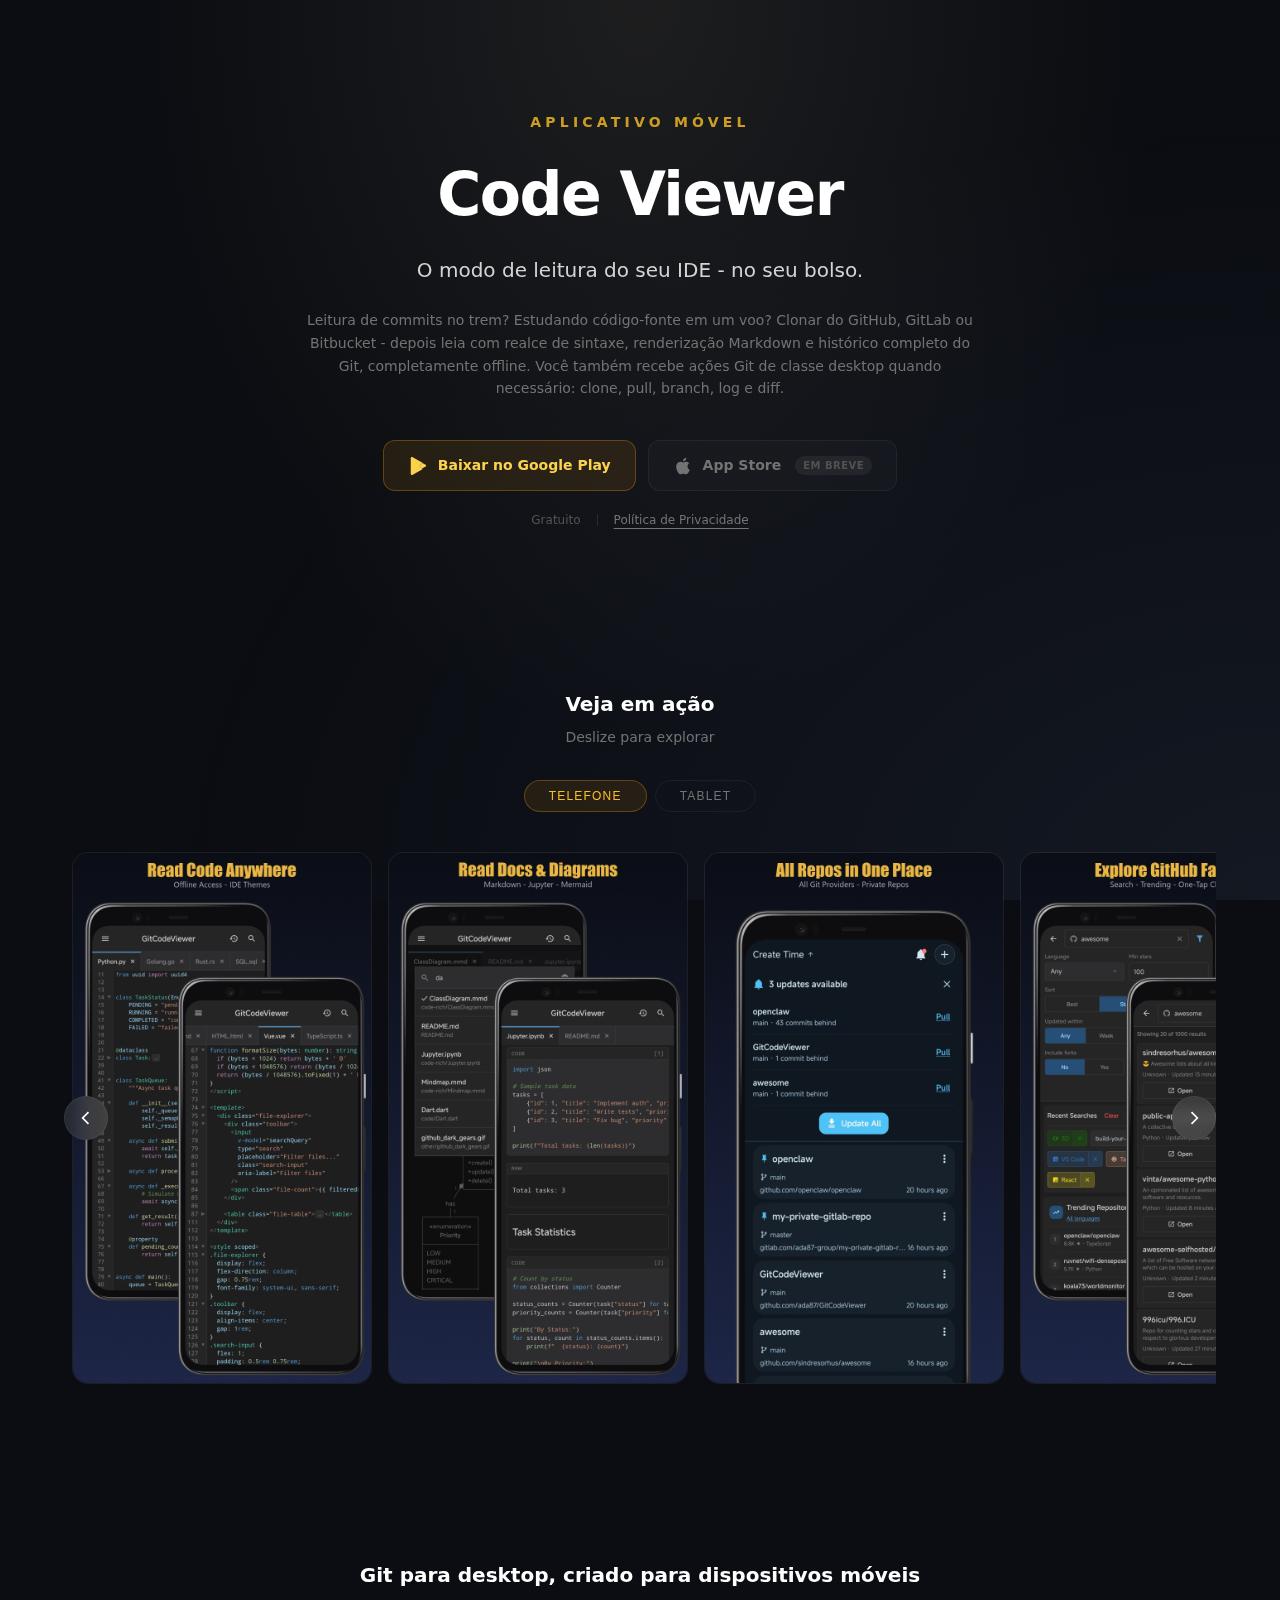
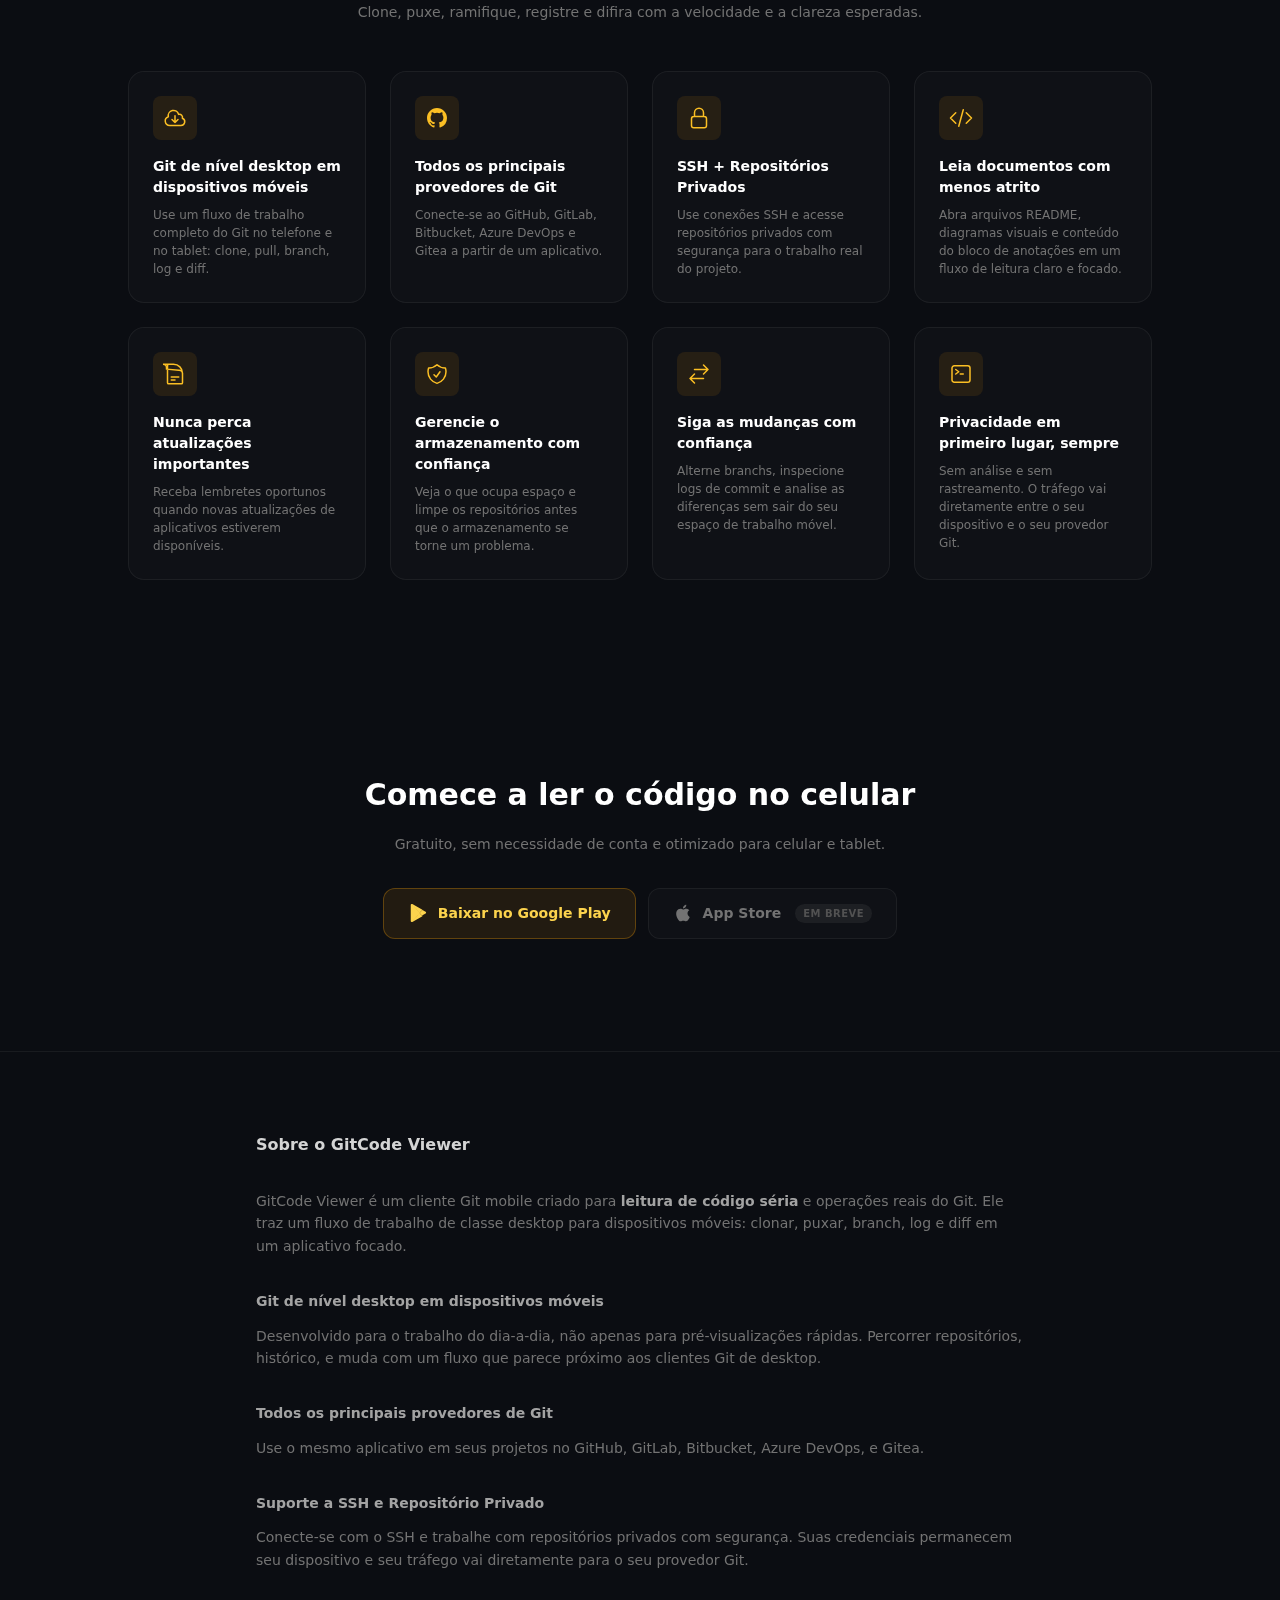
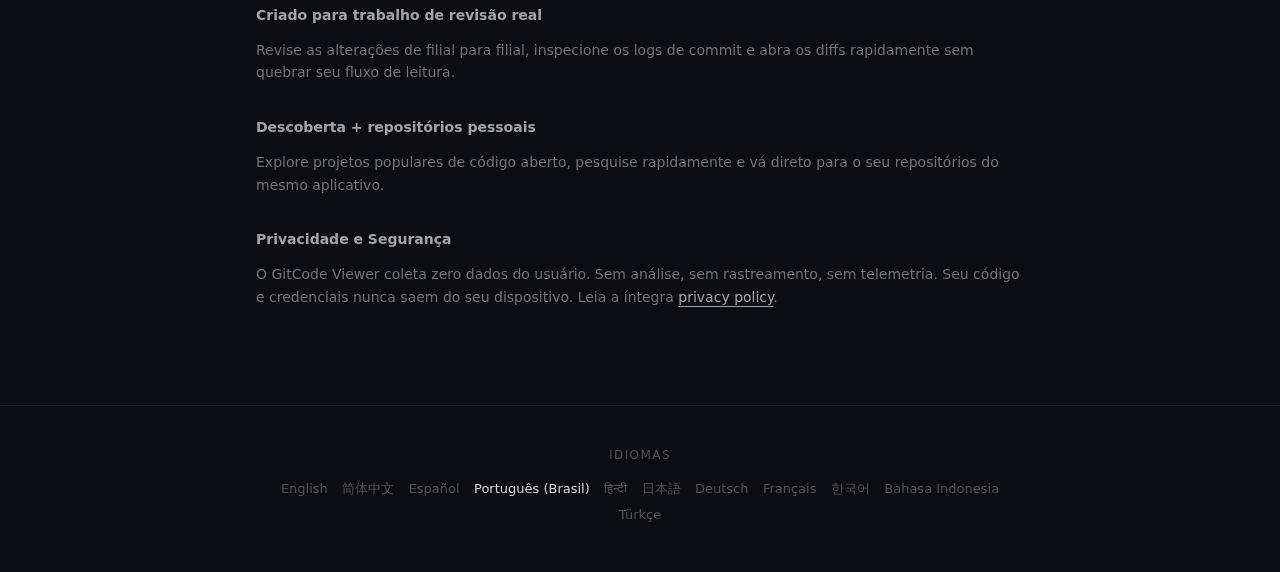
<file: pt-br/index.html>
<!DOCTYPE html>
<html lang="pt-BR">
<head>
  <meta charset="UTF-8">
  <meta name="viewport" content="width=device-width, initial-scale=1.0">
  <title>GitCode Viewer - Git de nível desktop no mobile</title>
  <meta name="description" content="Desktop-class Git em dispositivos móveis: clone, pull, branch, log e diff. Compatível com os principais provedores Git, suporta SSH e suporta repositórios privados.">
  <meta name="keywords" content="git, mobile git client, clone, pull, branch, log, diff, github, gitlab, bitbucket, azure devops, gitea, ssh, private repos">
  <meta name="robots" content="index,follow,max-image-preview:large,max-snippet:-1,max-video-preview:-1">
  <meta name="author" content="XiangDa">
  <meta name="theme-color" content="#0b0d12">
  <link rel="canonical" href="https://gitcodeviewer.xdnote.com/pt-br/">
  <link rel="alternate" hreflang="x-default" href="https://gitcodeviewer.xdnote.com/">
  <link rel="alternate" hreflang="en" href="https://gitcodeviewer.xdnote.com/">
  <link rel="alternate" hreflang="zh-CN" href="https://gitcodeviewer.xdnote.com/zh-cn/">
  <link rel="alternate" hreflang="es" href="https://gitcodeviewer.xdnote.com/es/">
  <link rel="alternate" hreflang="pt-BR" href="https://gitcodeviewer.xdnote.com/pt-br/">
  <link rel="alternate" hreflang="hi" href="https://gitcodeviewer.xdnote.com/hi/">
  <link rel="alternate" hreflang="ja" href="https://gitcodeviewer.xdnote.com/ja/">
  <link rel="alternate" hreflang="de" href="https://gitcodeviewer.xdnote.com/de/">
  <link rel="alternate" hreflang="fr" href="https://gitcodeviewer.xdnote.com/fr/">
  <link rel="alternate" hreflang="ko" href="https://gitcodeviewer.xdnote.com/ko/">
  <link rel="alternate" hreflang="id" href="https://gitcodeviewer.xdnote.com/id/">
  <link rel="alternate" hreflang="tr" href="https://gitcodeviewer.xdnote.com/tr/">
  <link rel="icon" type="image/x-icon" href="/favicon.ico">
  <meta property="og:type" content="website">
  <meta property="og:site_name" content="GitCode Viewer">
  <meta property="og:title" content="GitCode Viewer - Git de nível desktop no mobile">
  <meta property="og:description" content="Desktop-class Git em dispositivos móveis: clone, pull, branch, log e diff. Compatível com os principais provedores Git, suporta SSH e repositórios privados.">
  <meta property="og:url" content="https://gitcodeviewer.xdnote.com/pt-br/">
  <meta property="og:image" content="https://gitcodeviewer.xdnote.com/images/phone-01-codeviewer.jpg">
  <meta property="og:image:alt" content="GitCode Viewer mobile screenshot with code reading interface">
  <meta name="twitter:card" content="summary_large_image">
  <meta name="twitter:title" content="GitCode Viewer - Git de nível desktop no mobile">
  <meta name="twitter:description" content="Faça clone, pull, branch, log e diff no mobile com suporte a SSH e repositórios privados.">
  <meta name="twitter:image" content="https://gitcodeviewer.xdnote.com/images/phone-01-codeviewer.jpg">
    <link rel="stylesheet" href="/style.css">
</head>
<body>
  <div class="pointer-events-none fixed inset-0 bg-gradient"></div>

  <!-- Hero Section -->
  <section class="hero">
    <div class="hero-content">
      <p class="hero-label">Aplicativo Móvel</p>
      <h1>Code Viewer</h1>
      <p class="hero-subtitle">O modo de leitura do seu IDE - no seu bolso.</p>
      <p class="hero-description">
        Leitura de commits no trem? Estudando código-fonte em um voo? Clonar do GitHub,
        GitLab ou Bitbucket - depois leia com realce de sintaxe, renderização Markdown e
        histórico completo do Git, completamente offline. Você também recebe ações Git de classe desktop quando
        necessário: clone, pull, branch, log e diff.
      </p>

      <div class="cta-container">
        <div class="cta-buttons">
          <!-- Google Play -->
          <a href="https://play.google.com/store/apps/details?id=com.xdnote.codeviewer" target="_blank" rel="noopener noreferrer" class="btn btn-primary">
            <svg viewBox="0 0 24 24" fill="currentColor">
              <path d="M3.827 1.353a1.2 1.2 0 0 0-.527 1.025v19.244a1.2 1.2 0 0 0 .527 1.025l.058.033L14.15 12.415v-.83L3.885 1.32l-.058.033ZM17.3 15.563l-3.15-3.148v-.83L17.3 8.437l.07.04 3.733 2.12a1.2 1.2 0 0 1 0 2.086l-3.733 2.12-.07.04v.72ZM14.15 12.415l-3.15 3.148-7.115 7.115.058.033a1.2 1.2 0 0 0 1.257 0l12.1-6.878-3.15-3.148v-.27ZM14.15 11.585V11.315l3.15-3.148-12.1-6.878a1.2 1.2 0 0 0-1.257 0l-.058.033 7.115 7.115 3.15 3.148Z" />
            </svg>
            Baixar no Google Play
          </a>
          <!-- App Store -->
          <span class="btn btn-secondary">
            <svg viewBox="0 0 24 24" fill="currentColor">
              <path d="M18.71 19.5c-.83 1.24-1.71 2.45-3.05 2.47-1.34.03-1.77-.79-3.29-.79-1.53 0-2 .77-3.27.82-1.31.05-2.3-1.32-3.14-2.53C4.25 17 2.94 12.45 4.7 9.39c.87-1.52 2.43-2.48 4.12-2.51 1.28-.02 2.5.87 3.29.87.78 0 2.26-1.07 3.8-.91.65.03 2.47.26 3.64 1.98-.09.06-2.17 1.28-2.15 3.81.03 3.02 2.65 4.03 2.68 4.04-.03.07-.42 1.44-1.38 2.83M13 3.5c.73-.83 1.94-1.46 2.94-1.5.13 1.17-.34 2.35-1.04 3.19-.69.85-1.83 1.51-2.95 1.42-.15-1.15.41-2.35 1.05-3.11Z" />
            </svg>
            App Store
            <span class="badge">Em Breve</span>
          </span>
        </div>
        <div class="cta-meta">
          <span>Gratuito</span>
          <span class="divider"></span>
          <a href="/privacy/">Política de Privacidade</a>
        </div>
      </div>
    </div>
  </section>

  <!-- Screenshots Section -->
  <section class="screenshots">
    <div class="container">
      <h2 class="section-title">Veja em ação</h2>
      <p class="section-subtitle">Deslize para explorar</p>
      <div class="gallery">
        <!-- Device Tabs -->
        <div class="gallery-tabs">
          <button class="gallery-tab active" onclick="switchDevice('phone')">Telefone</button>
          <button class="gallery-tab" onclick="switchDevice('tablet')">Tablet</button>
        </div>

        <!-- Phone Gallery -->
        <div class="gallery-wrapper" id="phone-wrapper">
          <button class="gallery-btn prev" onclick="scrollGallery('phone-gallery', -1)">
            <svg viewBox="0 0 24 24" fill="none" stroke="currentColor" stroke-width="2"><path d="M15 19l-7-7 7-7"/></svg>
          </button>
          <div class="gallery-track" id="phone-gallery">
            <div class="gallery-slide">
              <img src="/images/phone-01-codeviewer.jpg" alt="Fullscreen code reading with syntax highlighting on mobile" loading="lazy">
            </div>
            <div class="gallery-slide">
              <img src="/images/phone-02-features.jpg" alt="Markdown, diagram, and notebook documentation reading on mobile" loading="lazy">
            </div>
            <div class="gallery-slide">
              <img src="/images/phone-03-repos.jpg" alt="Repository browser for personal, private, and public projects" loading="lazy">
            </div>
            <div class="gallery-slide">
              <img src="/images/phone-04-github.jpg" alt="GitHub search and trending repository discovery on mobile" loading="lazy">
            </div>
            <div class="gallery-slide">
              <img src="/images/phone-05-git.jpg" alt="Desktop-class Git actions on mobile including branch, log, and diff" loading="lazy">
            </div>
            <div class="gallery-slide">
              <img src="/images/phone-06-themes.jpg" alt="Theme customization options for mobile code reading" loading="lazy">
            </div>
          </div>
          <button class="gallery-btn next" onclick="scrollGallery('phone-gallery', 1)">
            <svg viewBox="0 0 24 24" fill="none" stroke="currentColor" stroke-width="2"><path d="M9 5l7 7-7 7"/></svg>
          </button>
        </div>

        <!-- Tablet Gallery -->
        <div class="gallery-wrapper" id="tablet-wrapper" style="display:none">
          <button class="gallery-btn prev" onclick="scrollGallery('tablet-gallery', -1)">
            <svg viewBox="0 0 24 24" fill="none" stroke="currentColor" stroke-width="2"><path d="M15 19l-7-7 7-7"/></svg>
          </button>
          <div class="gallery-track" id="tablet-gallery">
            <div class="gallery-slide">
              <img src="/images/tablet10-01-codeviewer.jpg" alt="Tablet code reading layout with syntax highlighting" loading="lazy">
            </div>
            <div class="gallery-slide">
              <img src="/images/tablet10-02-features.jpg" alt="Tablet documentation reading with markdown and diagrams" loading="lazy">
            </div>
            <div class="gallery-slide">
              <img src="/images/tablet10-04-github.jpg" alt="Tablet repository discovery with GitHub trending and search" loading="lazy">
            </div>
            <div class="gallery-slide">
              <img src="/images/tablet10-05-git.jpg" alt="Tablet Git workflow for pull, branch, log, and diff review" loading="lazy">
            </div>
          </div>
          <button class="gallery-btn next" onclick="scrollGallery('tablet-gallery', 1)">
            <svg viewBox="0 0 24 24" fill="none" stroke="currentColor" stroke-width="2"><path d="M9 5l7 7-7 7"/></svg>
          </button>
        </div>
      </div>
    </div>
  </section>

  <!-- Features Section -->
  <section class="features">
    <div class="features-container">
      <div class="features-header">
        <h2 class="section-title">Git para desktop, criado para dispositivos móveis</h2>
        <p>Clone, puxe, ramifique, registre e difira com a velocidade e a clareza esperadas.</p>
      </div>
      <div class="features-grid">
        <div class="feature-card">
          <div class="feature-icon">
            <svg viewBox="0 0 24 24" fill="none" stroke="currentColor" stroke-width="1.5">
              <path stroke-linecap="round" stroke-linejoin="round" d="M12 9.75v6.75m0 0-3-3m3 3 3-3m-8.25 6a4.5 4.5 0 0 1-1.41-8.775 5.25 5.25 0 0 1 10.233-2.33 3 3 0 0 1 3.758 3.848A3.752 3.752 0 0 1 18 19.5H6.75Z" />
            </svg>
          </div>
          <h3 class="feature-title">Git de nível desktop em dispositivos móveis</h3>
          <p class="feature-description">Use um fluxo de trabalho completo do Git no telefone e no tablet: clone, pull, branch, log e diff.</p>
        </div>
        <div class="feature-card">
          <div class="feature-icon">
            <svg viewBox="0 0 24 24" fill="currentColor">
              <path d="M12 2C6.477 2 2 6.484 2 12.017c0 4.425 2.865 8.18 6.839 9.504.5.092.682-.217.682-.483 0-.237-.008-.868-.013-1.703-2.782.605-3.369-1.343-3.369-1.343-.454-1.158-1.11-1.466-1.11-1.466-.908-.62.069-.608.069-.608 1.003.07 1.531 1.032 1.531 1.032.892 1.53 2.341 1.088 2.91.832.092-.647.35-1.088.636-1.338-2.22-.253-4.555-1.113-4.555-4.951 0-1.093.39-1.988 1.029-2.688-.103-.253-.446-1.272.098-2.65 0 0 .84-.27 2.75 1.026A9.564 9.564 0 0 1 12 6.844a9.59 9.59 0 0 1 2.504.337c1.909-1.296 2.747-1.027 2.747-1.027.546 1.379.202 2.398.1 2.651.64.7 1.028 1.595 1.028 2.688 0 3.848-2.339 4.695-4.566 4.943.359.309.678.92.678 1.855 0 1.338-.012 2.419-.012 2.747 0 .268.18.58.688.482A10.02 10.02 0 0 0 22 12.017C22 6.484 17.522 2 12 2Z" />
            </svg>
          </div>
          <h3 class="feature-title">Todos os principais provedores de Git</h3>
          <p class="feature-description">Conecte-se ao GitHub, GitLab, Bitbucket, Azure DevOps e Gitea a partir de um aplicativo.</p>
        </div>
        <div class="feature-card">
          <div class="feature-icon">
            <svg viewBox="0 0 24 24" fill="none" stroke="currentColor" stroke-width="1.5">
              <path stroke-linecap="round" stroke-linejoin="round" d="M16.5 10.5V6.75a4.5 4.5 0 1 0-9 0v3.75m-.75 11.25h10.5a2.25 2.25 0 0 0 2.25-2.25v-6.75a2.25 2.25 0 0 0-2.25-2.25H6.75a2.25 2.25 0 0 0-2.25 2.25v6.75a2.25 2.25 0 0 0 2.25 2.25Z" />
            </svg>
          </div>
          <h3 class="feature-title">SSH + Repositórios Privados</h3>
          <p class="feature-description">Use conexões SSH e acesse repositórios privados com segurança para o trabalho real do projeto.</p>
        </div>
        <div class="feature-card">
          <div class="feature-icon">
            <svg viewBox="0 0 24 24" fill="none" stroke="currentColor" stroke-width="1.5">
              <path stroke-linecap="round" stroke-linejoin="round" d="M17.25 6.75 22.5 12l-5.25 5.25m-10.5 0L1.5 12l5.25-5.25m7.5-3-4.5 16.5" />
            </svg>
          </div>
          <h3 class="feature-title">Leia documentos com menos atrito</h3>
          <p class="feature-description">Abra arquivos README, diagramas visuais e conteúdo do bloco de anotações em um fluxo de leitura claro e focado.</p>
        </div>
        <div class="feature-card">
          <div class="feature-icon">
            <svg viewBox="0 0 24 24" fill="none" stroke="currentColor" stroke-width="1.5">
              <path stroke-linecap="round" stroke-linejoin="round" d="M19.5 14.25v-2.625a3.375 3.375 0 0 0-3.375-3.375h-1.5 1.125A1.125 0 0 1 13.5 7.125v-1.5a3.375 3.375 0 0 0-3.375-3.375H8.25m0 12.75h7.5m-7.5 3H12M10.5 2.25H5.625c-.621 0-1.125.504-1.125 1.125v17.25c0 .621.504 1.125 1.125 1.125h12.75c.621 0 1.125-.504 1.125-1.125V11.25a9 9 0 0 0-9-9Z" />
            </svg>
          </div>
          <h3 class="feature-title">Nunca perca atualizações importantes</h3>
          <p class="feature-description">Receba lembretes oportunos quando novas atualizações de aplicativos estiverem disponíveis.</p>
        </div>
        <div class="feature-card">
          <div class="feature-icon">
            <svg viewBox="0 0 24 24" fill="none" stroke="currentColor" stroke-width="1.5">
              <path stroke-linecap="round" stroke-linejoin="round" d="M9 12.75 11.25 15 15 9.75m-3-7.036A11.959 11.959 0 0 1 3.598 6 11.99 11.99 0 0 0 3 9.749c0 5.592 3.824 10.29 9 11.623 5.176-1.332 9-6.03 9-11.622 0-1.31-.21-2.571-.598-3.751h-.152c-3.196 0-6.1-1.248-8.25-3.285Z" />
            </svg>
          </div>
          <h3 class="feature-title">Gerencie o armazenamento com confiança</h3>
          <p class="feature-description">Veja o que ocupa espaço e limpe os repositórios antes que o armazenamento se torne um problema.</p>
        </div>
        <div class="feature-card">
          <div class="feature-icon">
            <svg viewBox="0 0 24 24" fill="none" stroke="currentColor" stroke-width="1.5">
              <path stroke-linecap="round" stroke-linejoin="round" d="M7.5 21 3 16.5m0 0L7.5 12M3 16.5h13.5m0-13.5L21 7.5m0 0L16.5 12M21 7.5H7.5" />
            </svg>
          </div>
          <h3 class="feature-title">Siga as mudanças com confiança</h3>
          <p class="feature-description">Alterne branchs, inspecione logs de commit e analise as diferenças sem sair do seu espaço de trabalho móvel.</p>
        </div>
        <div class="feature-card">
          <div class="feature-icon">
            <svg viewBox="0 0 24 24" fill="none" stroke="currentColor" stroke-width="1.5">
              <path stroke-linecap="round" stroke-linejoin="round" d="M6.75 7.5l3 2.25-3 2.25m4.5 0h3m-9 8.25h13.5A2.25 2.25 0 0 0 21 18V6a2.25 2.25 0 0 0-2.25-2.25H5.25A2.25 2.25 0 0 0 3 6v12a2.25 2.25 0 0 0 2.25 2.25Z" />
            </svg>
          </div>
          <h3 class="feature-title">Privacidade em primeiro lugar, sempre</h3>
          <p class="feature-description">Sem análise e sem rastreamento. O tráfego vai diretamente entre o seu dispositivo e o seu provedor Git.</p>
        </div>
      </div>
    </div>
  </section>

  <!-- CTA Section -->
  <section class="cta-section">
    <div class="cta-content">
      <h2>Comece a ler o código no celular</h2>
      <p>Gratuito, sem necessidade de conta e otimizado para celular e tablet.</p>
      <div class="cta-buttons">
        <a href="https://play.google.com/store/apps/details?id=com.xdnote.codeviewer" target="_blank" rel="noopener noreferrer" class="btn btn-primary">
          <svg viewBox="0 0 24 24" fill="currentColor">
            <path d="M3.827 1.353a1.2 1.2 0 0 0-.527 1.025v19.244a1.2 1.2 0 0 0 .527 1.025l.058.033L14.15 12.415v-.83L3.885 1.32l-.058.033ZM17.3 15.563l-3.15-3.148v-.83L17.3 8.437l.07.04 3.733 2.12a1.2 1.2 0 0 1 0 2.086l-3.733 2.12-.07.04v.72ZM14.15 12.415l-3.15 3.148-7.115 7.115.058.033a1.2 1.2 0 0 0 1.257 0l12.1-6.878-3.15-3.148v-.27ZM14.15 11.585V11.315l3.15-3.148-12.1-6.878a1.2 1.2 0 0 0-1.257 0l-.058.033 7.115 7.115 3.15 3.148Z" />
          </svg>
          Baixar no Google Play
        </a>
        <span class="btn btn-secondary">
          <svg viewBox="0 0 24 24" fill="currentColor">
            <path d="M18.71 19.5c-.83 1.24-1.71 2.45-3.05 2.47-1.34.03-1.77-.79-3.29-.79-1.53 0-2 .77-3.27.82-1.31.05-2.3-1.32-3.14-2.53C4.25 17 2.94 12.45 4.7 9.39c.87-1.52 2.43-2.48 4.12-2.51 1.28-.02 2.5.87 3.29.87.78 0 2.26-1.07 3.8-.91.65.03 2.47.26 3.64 1.98-.09.06-2.17 1.28-2.15 3.81.03 3.02 2.65 4.03 2.68 4.04-.03.07-.42 1.44-1.38 2.83M13 3.5c.73-.83 1.94-1.46 2.94-1.5.13 1.17-.34 2.35-1.04 3.19-.69.85-1.83 1.51-2.95 1.42-.15-1.15.41-2.35 1.05-3.11Z" />
          </svg>
          App Store
          <span class="badge">Em Breve</span>
        </span>
      </div>
    </div>
  </section>

  <!-- About Section -->
  <article class="about">
    <div class="about-content">
      <h2>Sobre o GitCode Viewer</h2>

      <p>
        GitCode Viewer é um cliente Git mobile criado para <strong>leitura de código séria</strong>
        e operações reais do Git. Ele traz um fluxo de trabalho de classe desktop para dispositivos móveis: clonar, puxar,
        branch, log e diff em um aplicativo focado.
      </p>

      <h3>Git de nível desktop em dispositivos móveis</h3>
      <p>
        Desenvolvido para o trabalho do dia-a-dia, não apenas para pré-visualizações rápidas. Percorrer repositórios, histórico,
        e muda com um fluxo que parece próximo aos clientes Git de desktop.
      </p>

      <h3>Todos os principais provedores de Git</h3>
      <p>
        Use o mesmo aplicativo em seus projetos no GitHub, GitLab, Bitbucket, Azure DevOps,
        e Gitea.
      </p>

      <h3>Suporte a SSH e Repositório Privado</h3>
      <p>
        Conecte-se com o SSH e trabalhe com repositórios privados com segurança. Suas credenciais permanecem
        seu dispositivo e seu tráfego vai diretamente para o seu provedor Git.
      </p>

      <h3>Criado para trabalho de revisão real</h3>
      <p>
        Revise as alterações de filial para filial, inspecione os logs de commit e abra os diffs rapidamente
        sem quebrar seu fluxo de leitura.
      </p>

      <h3>Descoberta + repositórios pessoais</h3>
      <p>
        Explore projetos populares de código aberto, pesquise rapidamente e vá direto para o seu
        repositórios do mesmo aplicativo.
      </p>

      <h3>Privacidade e Segurança</h3>
      <p>
        O GitCode Viewer coleta zero dados do usuário. Sem análise, sem rastreamento, sem telemetria.
        Seu código e credenciais nunca saem do seu dispositivo. Leia a íntegra
        <a href="/privacy/">privacy policy</a>.
      </p>
    </div>
  </article>

  <footer class="i18n-footer">
    <div class="i18n-inner">
      <p class="i18n-title">Idiomas</p>
      <nav class="i18n-links" aria-label="Seletor de idioma">
        <a class="i18n-link" data-locale="en" href="/">English</a>
        <a class="i18n-link" data-locale="zh-cn" href="/zh-cn/">简体中文</a>
        <a class="i18n-link" data-locale="es" href="/es/">Español</a>
        <a class="i18n-link" data-locale="pt-br" href="/pt-br/">Português (Brasil)</a>
        <a class="i18n-link" data-locale="hi" href="/hi/">हिन्दी</a>
        <a class="i18n-link" data-locale="ja" href="/ja/">日本語</a>
        <a class="i18n-link" data-locale="de" href="/de/">Deutsch</a>
        <a class="i18n-link" data-locale="fr" href="/fr/">Français</a>
        <a class="i18n-link" data-locale="ko" href="/ko/">한국어</a>
        <a class="i18n-link" data-locale="id" href="/id/">Bahasa Indonesia</a>
        <a class="i18n-link" data-locale="tr" href="/tr/">Türkçe</a>
      </nav>
    </div>
  </footer>

  <!-- JSON-LD for SEO -->
  <script type="application/ld+json">
  {
    "@context": "https://schema.org",
    "@graph": [
      {
        "@type": "SoftwareApplication",
        "name": "GitCode Viewer",
        "alternateName": "Code Viewer",
        "applicationCategory": "DeveloperApplication",
        "applicationSubCategory": "Git Client",
        "operatingSystem": "Android",
        "description": "Git de nível desktop no mobile com clone, pull, branch, log e diff. Suporta os principais provedores Git, conexões SSH e repositórios privados.",
        "url": "https://gitcodeviewer.xdnote.com/",
        "installUrl": "https://play.google.com/store/apps/details?id=com.xdnote.codeviewer",
        "downloadUrl": "https://play.google.com/store/apps/details?id=com.xdnote.codeviewer",
        "image": "https://gitcodeviewer.xdnote.com/images/phone-01-codeviewer.jpg",
        "screenshot": [
          "https://gitcodeviewer.xdnote.com/images/phone-01-codeviewer.jpg",
          "https://gitcodeviewer.xdnote.com/images/phone-05-git.jpg",
          "https://gitcodeviewer.xdnote.com/images/tablet10-05-git.jpg"
        ],
        "featureList": [
          "Ações Git de nível desktop no mobile: clone, pull, branch, log, diff",
          "Suporte a GitHub, GitLab, Bitbucket, Azure DevOps e Gitea",
          "Suporte a conexões SSH e repositórios privados",
          "Leitura de código offline com destaque de sintaxe",
          "Descoberta e busca de repositórios"
        ],
        "offers": {
          "@type": "Offer",
          "price": "0",
          "priceCurrency": "USD"
        },
        "author": {
          "@type": "Person",
          "name": "XiangDa",
          "email": "ada87@163.com"
        }
      },
      {
        "@type": "WebSite",
        "name": "GitCode Viewer",
        "url": "https://gitcodeviewer.xdnote.com/",
        "inLanguage": "pt-BR",
        "description": "Site oficial do GitCode Viewer com recursos do app, capturas de tela e link de instalação."
      },
      {
        "@type": "FAQPage",
        "mainEntity": [
          {
            "@type": "Question",
            "name": "O GitCode Viewer é um bom cliente Git mobile para Android?",
            "acceptedAnswer": {
              "@type": "Answer",
              "text": "Sim. O GitCode Viewer foi feito para fluxos Git de nível desktop no Android, incluindo clone, pull, branch, log e diff."
            }
          },
          {
            "@type": "Question",
            "name": "Posso fazer clone e pull de repositórios Git no Android?",
            "acceptedAnswer": {
              "@type": "Answer",
              "text": "Sim. O GitCode Viewer permite clone e pull diretamente no mobile."
            }
          },
          {
            "@type": "Question",
            "name": "Ele suporta troca de branch, commit log e revisão de diff?",
            "acceptedAnswer": {
              "@type": "Answer",
              "text": "Sim. O GitCode Viewer suporta operações de branch, navegação de commit log e revisão de diff de arquivos no mobile."
            }
          },
          {
            "@type": "Question",
            "name": "Quais provedores Git o GitCode Viewer suporta?",
            "acceptedAnswer": {
              "@type": "Answer",
              "text": "O GitCode Viewer suporta GitHub, GitLab, Bitbucket, Azure DevOps e Gitea."
            }
          },
          {
            "@type": "Question",
            "name": "O GitCode Viewer suporta SSH e repositórios privados?",
            "acceptedAnswer": {
              "@type": "Answer",
              "text": "Sim. O GitCode Viewer suporta conexões SSH e repositórios privados."
            }
          },
          {
            "@type": "Question",
            "name": "Posso ler repositórios offline no mobile?",
            "acceptedAnswer": {
              "@type": "Answer",
              "text": "Sim. Depois do clone, o GitCode Viewer permite leitura offline com destaque de sintaxe e histórico."
            }
          },
          {
            "@type": "Question",
            "name": "O GitCode Viewer coleta dados de usuário ou analytics de rastreamento?",
            "acceptedAnswer": {
              "@type": "Answer",
              "text": "Não. O GitCode Viewer não coleta analytics nem dados de rastreamento."
            }
          }
        ]
      }
    ]
  }
  </script>

  <script src="/script.js"></script>
</body>
</html>
</file>
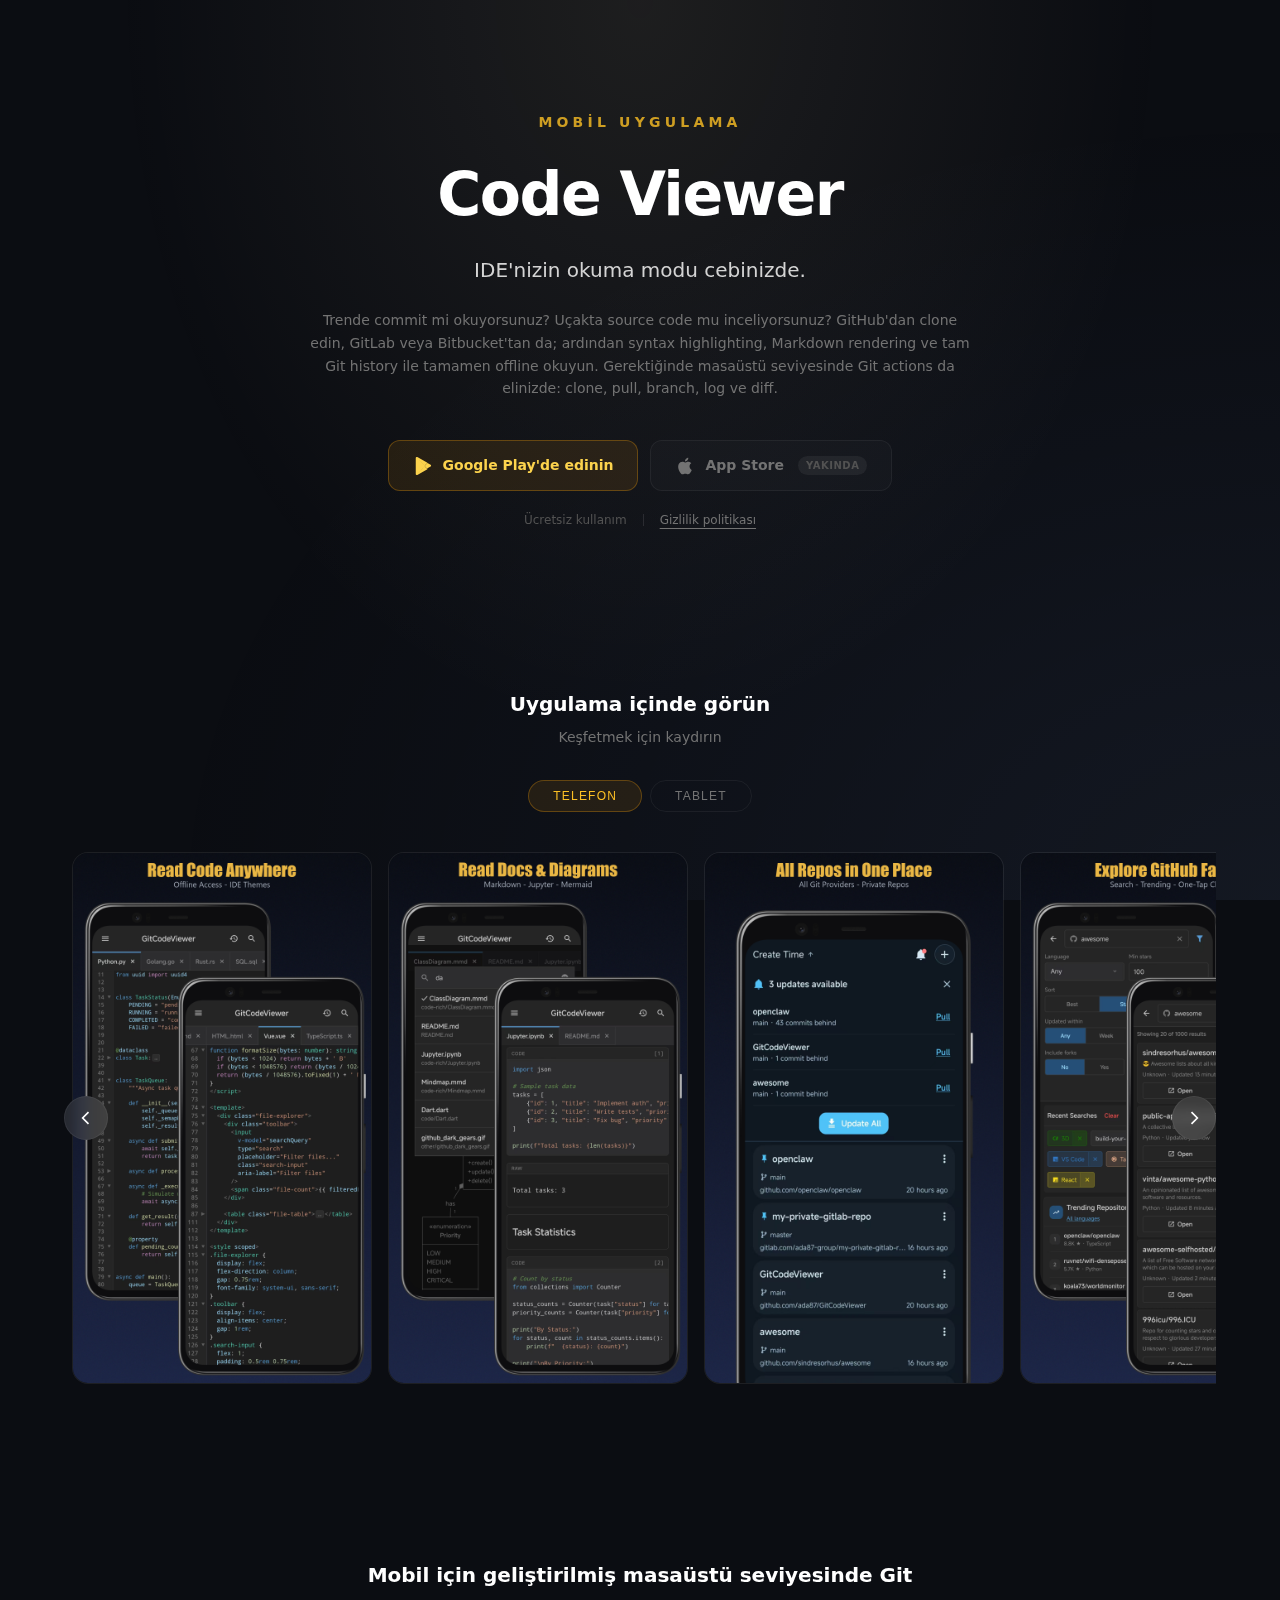
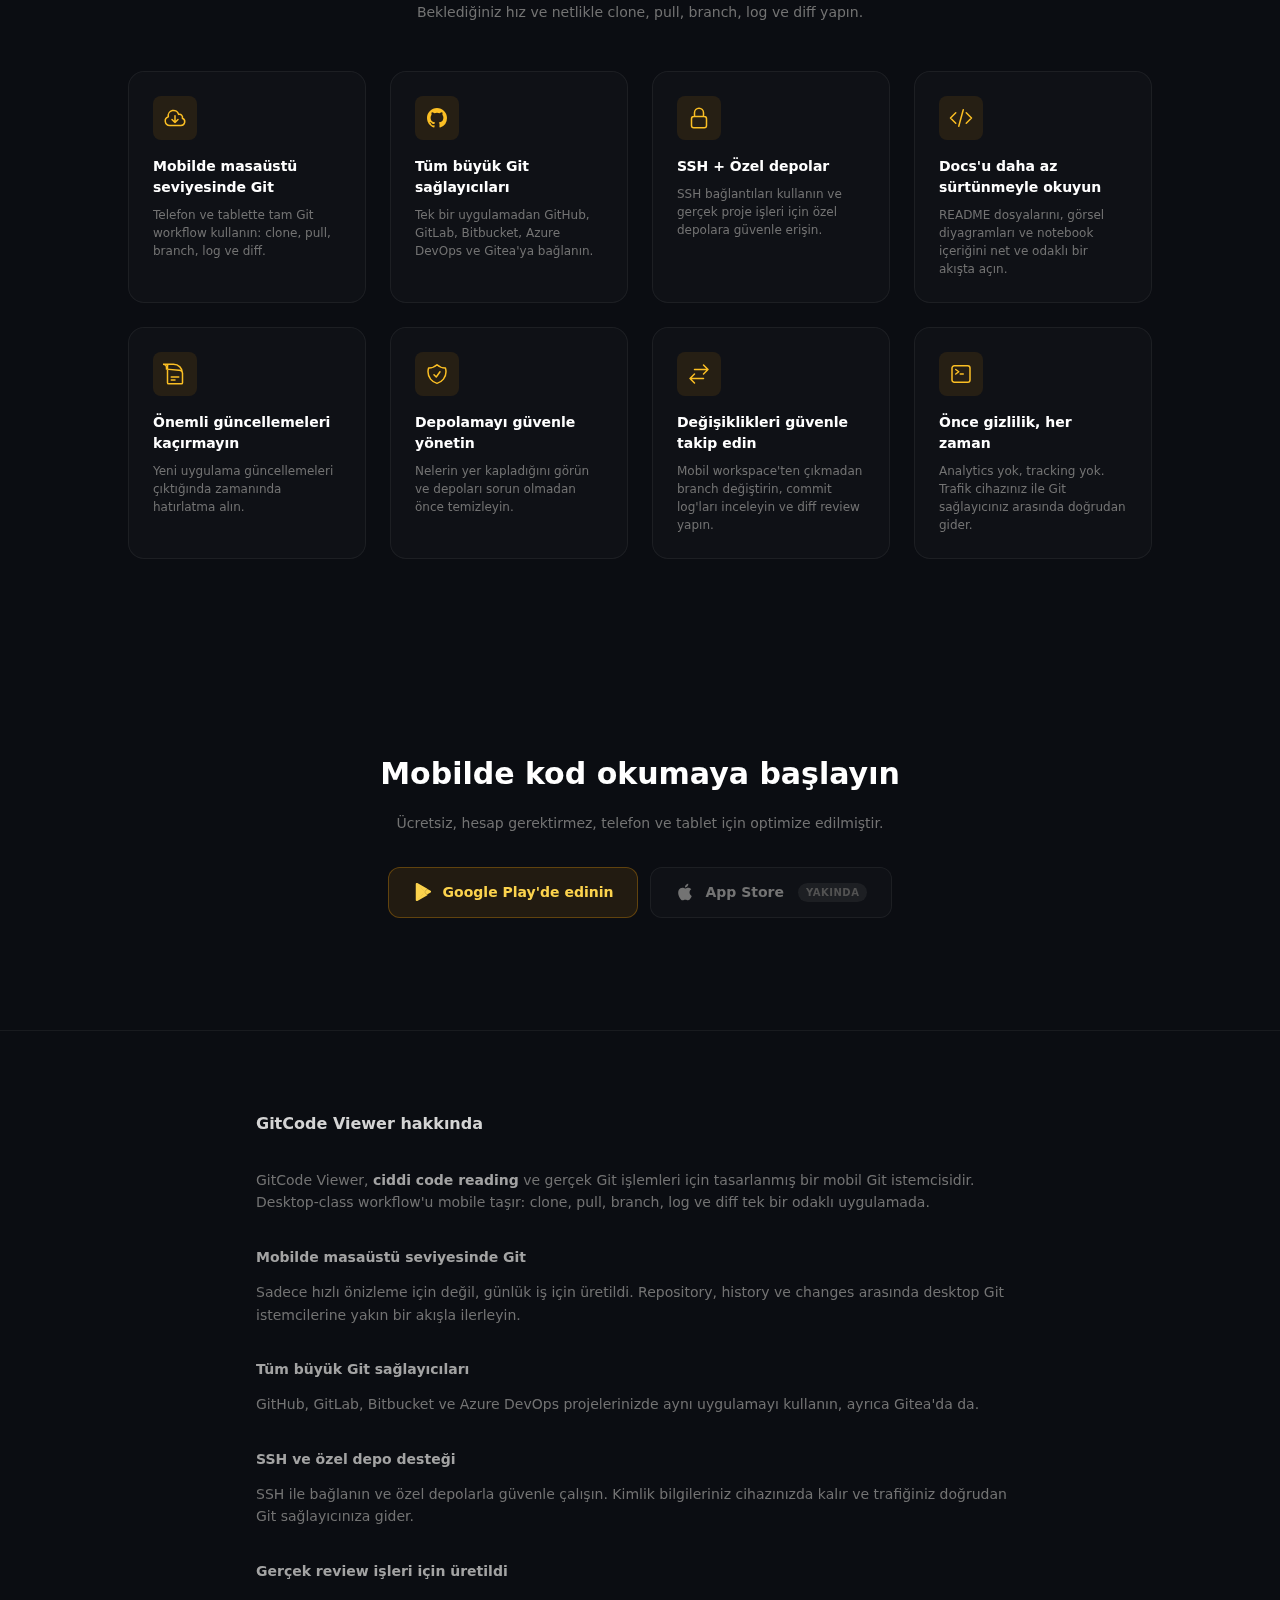
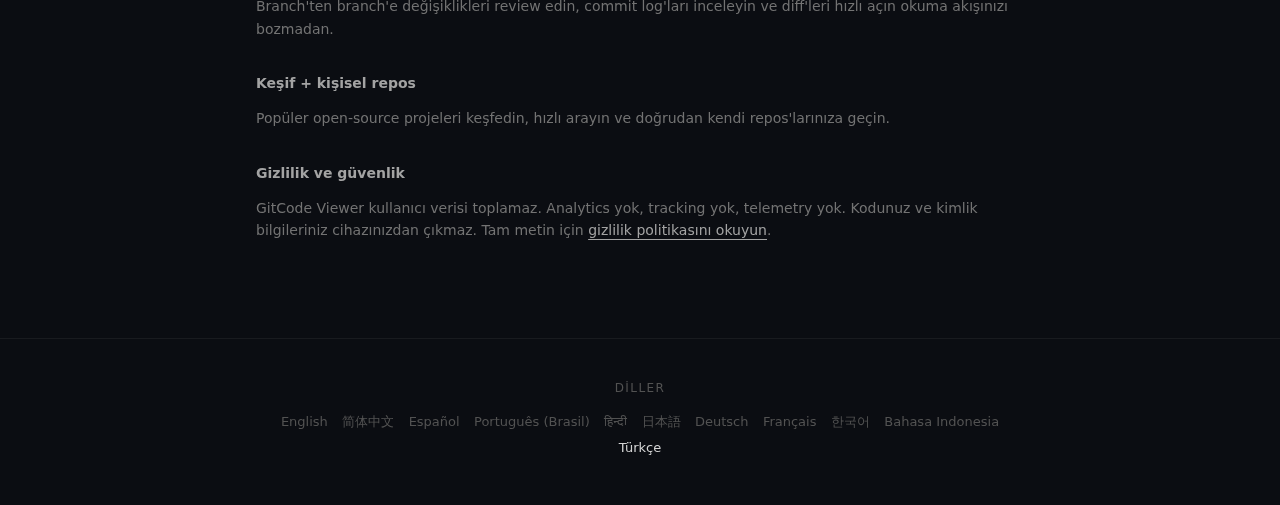
<file: tr/index.html>
<!DOCTYPE html>
<html lang="tr">
<head>
  <meta charset="UTF-8">
  <meta name="viewport" content="width=device-width, initial-scale=1.0">
  <title>GitCode Viewer - Mobilde masaüstü seviyesinde Git</title>
  <meta name="description" content="Mobilde masaüstü seviyesinde Git: clone, pull, branch, log ve diff. Büyük Git sağlayıcılarını, SSH'yi ve özel depoları destekler.">
  <meta name="keywords" content="git, mobile git client, clone, pull, branch, log, diff, github, gitlab, bitbucket, azure devops, gitea, ssh, private repos">
  <meta name="robots" content="index,follow,max-image-preview:large,max-snippet:-1,max-video-preview:-1">
  <meta name="author" content="XiangDa">
  <meta name="theme-color" content="#0b0d12">
  <link rel="canonical" href="https://gitcodeviewer.xdnote.com/tr/">
  <link rel="alternate" hreflang="x-default" href="https://gitcodeviewer.xdnote.com/">
  <link rel="alternate" hreflang="en" href="https://gitcodeviewer.xdnote.com/">
  <link rel="alternate" hreflang="zh-CN" href="https://gitcodeviewer.xdnote.com/zh-cn/">
  <link rel="alternate" hreflang="es" href="https://gitcodeviewer.xdnote.com/es/">
  <link rel="alternate" hreflang="pt-BR" href="https://gitcodeviewer.xdnote.com/pt-br/">
  <link rel="alternate" hreflang="hi" href="https://gitcodeviewer.xdnote.com/hi/">
  <link rel="alternate" hreflang="ja" href="https://gitcodeviewer.xdnote.com/ja/">
  <link rel="alternate" hreflang="de" href="https://gitcodeviewer.xdnote.com/de/">
  <link rel="alternate" hreflang="fr" href="https://gitcodeviewer.xdnote.com/fr/">
  <link rel="alternate" hreflang="ko" href="https://gitcodeviewer.xdnote.com/ko/">
  <link rel="alternate" hreflang="id" href="https://gitcodeviewer.xdnote.com/id/">
  <link rel="alternate" hreflang="tr" href="https://gitcodeviewer.xdnote.com/tr/">
  <link rel="icon" type="image/x-icon" href="/favicon.ico">
  <meta property="og:type" content="website">
  <meta property="og:site_name" content="GitCode Viewer">
  <meta property="og:title" content="GitCode Viewer - Mobilde masaüstü seviyesinde Git">
  <meta property="og:description" content="Mobilde masaüstü seviyesinde Git: clone, pull, branch, log ve diff. Büyük Git sağlayıcılarını, SSH'yi ve özel depoları destekler.">
  <meta property="og:url" content="https://gitcodeviewer.xdnote.com/tr/">
  <meta property="og:image" content="https://gitcodeviewer.xdnote.com/images/phone-01-codeviewer.jpg">
  <meta property="og:image:alt" content="GitCode Viewer mobile screenshot with code reading interface">
  <meta name="twitter:card" content="summary_large_image">
  <meta name="twitter:title" content="GitCode Viewer - Mobilde masaüstü seviyesinde Git">
  <meta name="twitter:description" content="Mobilde clone, pull, branch, log ve diff yapın; SSH ve özel depo desteğiyle.">
  <meta name="twitter:image" content="https://gitcodeviewer.xdnote.com/images/phone-01-codeviewer.jpg">
    <link rel="stylesheet" href="/style.css">
</head>
<body>
  <div class="pointer-events-none fixed inset-0 bg-gradient"></div>

  <!-- Hero Section -->
  <section class="hero">
    <div class="hero-content">
      <p class="hero-label">Mobil uygulama</p>
      <h1>Code Viewer</h1>
      <p class="hero-subtitle">IDE'nizin okuma modu cebinizde.</p>
      <p class="hero-description">
        Trende commit mi okuyorsunuz? Uçakta source code mu inceliyorsunuz? GitHub'dan clone edin,
        GitLab veya Bitbucket'tan da; ardından syntax highlighting, Markdown rendering ve
        tam Git history ile tamamen offline okuyun. Gerektiğinde masaüstü seviyesinde Git actions da elinizde:
        clone, pull, branch, log ve diff.
      </p>

      <div class="cta-container">
        <div class="cta-buttons">
          <!-- Google Play -->
          <a href="https://play.google.com/store/apps/details?id=com.xdnote.codeviewer" target="_blank" rel="noopener noreferrer" class="btn btn-primary">
            <svg viewBox="0 0 24 24" fill="currentColor">
              <path d="M3.827 1.353a1.2 1.2 0 0 0-.527 1.025v19.244a1.2 1.2 0 0 0 .527 1.025l.058.033L14.15 12.415v-.83L3.885 1.32l-.058.033ZM17.3 15.563l-3.15-3.148v-.83L17.3 8.437l.07.04 3.733 2.12a1.2 1.2 0 0 1 0 2.086l-3.733 2.12-.07.04v.72ZM14.15 12.415l-3.15 3.148-7.115 7.115.058.033a1.2 1.2 0 0 0 1.257 0l12.1-6.878-3.15-3.148v-.27ZM14.15 11.585V11.315l3.15-3.148-12.1-6.878a1.2 1.2 0 0 0-1.257 0l-.058.033 7.115 7.115 3.15 3.148Z" />
            </svg>
            Google Play'de edinin
          </a>
          <!-- App Store -->
          <span class="btn btn-secondary">
            <svg viewBox="0 0 24 24" fill="currentColor">
              <path d="M18.71 19.5c-.83 1.24-1.71 2.45-3.05 2.47-1.34.03-1.77-.79-3.29-.79-1.53 0-2 .77-3.27.82-1.31.05-2.3-1.32-3.14-2.53C4.25 17 2.94 12.45 4.7 9.39c.87-1.52 2.43-2.48 4.12-2.51 1.28-.02 2.5.87 3.29.87.78 0 2.26-1.07 3.8-.91.65.03 2.47.26 3.64 1.98-.09.06-2.17 1.28-2.15 3.81.03 3.02 2.65 4.03 2.68 4.04-.03.07-.42 1.44-1.38 2.83M13 3.5c.73-.83 1.94-1.46 2.94-1.5.13 1.17-.34 2.35-1.04 3.19-.69.85-1.83 1.51-2.95 1.42-.15-1.15.41-2.35 1.05-3.11Z" />
            </svg>
            App Store
            <span class="badge">Yakında</span>
          </span>
        </div>
        <div class="cta-meta">
          <span>Ücretsiz kullanım</span>
          <span class="divider"></span>
          <a href="/privacy/">Gizlilik politikası</a>
        </div>
      </div>
    </div>
  </section>

  <!-- Screenshots Section -->
  <section class="screenshots">
    <div class="container">
      <h2 class="section-title">Uygulama içinde görün</h2>
      <p class="section-subtitle">Keşfetmek için kaydırın</p>
      <div class="gallery">
        <!-- Device Tabs -->
        <div class="gallery-tabs">
          <button class="gallery-tab active" onclick="switchDevice('phone')">Telefon</button>
          <button class="gallery-tab" onclick="switchDevice('tablet')">Tablet</button>
        </div>

        <!-- Phone Gallery -->
        <div class="gallery-wrapper" id="phone-wrapper">
          <button class="gallery-btn prev" onclick="scrollGallery('phone-gallery', -1)">
            <svg viewBox="0 0 24 24" fill="none" stroke="currentColor" stroke-width="2"><path d="M15 19l-7-7 7-7"/></svg>
          </button>
          <div class="gallery-track" id="phone-gallery">
            <div class="gallery-slide">
              <img src="/images/phone-01-codeviewer.jpg" alt="Fullscreen code reading with syntax highlighting on mobile" loading="lazy">
            </div>
            <div class="gallery-slide">
              <img src="/images/phone-02-features.jpg" alt="Markdown, diagram, and notebook documentation reading on mobile" loading="lazy">
            </div>
            <div class="gallery-slide">
              <img src="/images/phone-03-repos.jpg" alt="Repository browser for personal, private, and public projects" loading="lazy">
            </div>
            <div class="gallery-slide">
              <img src="/images/phone-04-github.jpg" alt="GitHub search and trending repository discovery on mobile" loading="lazy">
            </div>
            <div class="gallery-slide">
              <img src="/images/phone-05-git.jpg" alt="Desktop-class Git actions on mobile including branch, log, and diff" loading="lazy">
            </div>
            <div class="gallery-slide">
              <img src="/images/phone-06-themes.jpg" alt="Theme customization options for mobile code reading" loading="lazy">
            </div>
          </div>
          <button class="gallery-btn next" onclick="scrollGallery('phone-gallery', 1)">
            <svg viewBox="0 0 24 24" fill="none" stroke="currentColor" stroke-width="2"><path d="M9 5l7 7-7 7"/></svg>
          </button>
        </div>

        <!-- Tablet Gallery -->
        <div class="gallery-wrapper" id="tablet-wrapper" style="display:none">
          <button class="gallery-btn prev" onclick="scrollGallery('tablet-gallery', -1)">
            <svg viewBox="0 0 24 24" fill="none" stroke="currentColor" stroke-width="2"><path d="M15 19l-7-7 7-7"/></svg>
          </button>
          <div class="gallery-track" id="tablet-gallery">
            <div class="gallery-slide">
              <img src="/images/tablet10-01-codeviewer.jpg" alt="Tablet code reading layout with syntax highlighting" loading="lazy">
            </div>
            <div class="gallery-slide">
              <img src="/images/tablet10-02-features.jpg" alt="Tablet documentation reading with markdown and diagrams" loading="lazy">
            </div>
            <div class="gallery-slide">
              <img src="/images/tablet10-04-github.jpg" alt="Tablet repository discovery with GitHub trending and search" loading="lazy">
            </div>
            <div class="gallery-slide">
              <img src="/images/tablet10-05-git.jpg" alt="Tablet Git workflow for pull, branch, log, and diff review" loading="lazy">
            </div>
          </div>
          <button class="gallery-btn next" onclick="scrollGallery('tablet-gallery', 1)">
            <svg viewBox="0 0 24 24" fill="none" stroke="currentColor" stroke-width="2"><path d="M9 5l7 7-7 7"/></svg>
          </button>
        </div>
      </div>
    </div>
  </section>

  <!-- Features Section -->
  <section class="features">
    <div class="features-container">
      <div class="features-header">
        <h2 class="section-title">Mobil için geliştirilmiş masaüstü seviyesinde Git</h2>
        <p>Beklediğiniz hız ve netlikle clone, pull, branch, log ve diff yapın.</p>
      </div>
      <div class="features-grid">
        <div class="feature-card">
          <div class="feature-icon">
            <svg viewBox="0 0 24 24" fill="none" stroke="currentColor" stroke-width="1.5">
              <path stroke-linecap="round" stroke-linejoin="round" d="M12 9.75v6.75m0 0-3-3m3 3 3-3m-8.25 6a4.5 4.5 0 0 1-1.41-8.775 5.25 5.25 0 0 1 10.233-2.33 3 3 0 0 1 3.758 3.848A3.752 3.752 0 0 1 18 19.5H6.75Z" />
            </svg>
          </div>
          <h3 class="feature-title">Mobilde masaüstü seviyesinde Git</h3>
          <p class="feature-description">Telefon ve tablette tam Git workflow kullanın: clone, pull, branch, log ve diff.</p>
        </div>
        <div class="feature-card">
          <div class="feature-icon">
            <svg viewBox="0 0 24 24" fill="currentColor">
              <path d="M12 2C6.477 2 2 6.484 2 12.017c0 4.425 2.865 8.18 6.839 9.504.5.092.682-.217.682-.483 0-.237-.008-.868-.013-1.703-2.782.605-3.369-1.343-3.369-1.343-.454-1.158-1.11-1.466-1.11-1.466-.908-.62.069-.608.069-.608 1.003.07 1.531 1.032 1.531 1.032.892 1.53 2.341 1.088 2.91.832.092-.647.35-1.088.636-1.338-2.22-.253-4.555-1.113-4.555-4.951 0-1.093.39-1.988 1.029-2.688-.103-.253-.446-1.272.098-2.65 0 0 .84-.27 2.75 1.026A9.564 9.564 0 0 1 12 6.844a9.59 9.59 0 0 1 2.504.337c1.909-1.296 2.747-1.027 2.747-1.027.546 1.379.202 2.398.1 2.651.64.7 1.028 1.595 1.028 2.688 0 3.848-2.339 4.695-4.566 4.943.359.309.678.92.678 1.855 0 1.338-.012 2.419-.012 2.747 0 .268.18.58.688.482A10.02 10.02 0 0 0 22 12.017C22 6.484 17.522 2 12 2Z" />
            </svg>
          </div>
          <h3 class="feature-title">Tüm büyük Git sağlayıcıları</h3>
          <p class="feature-description">Tek bir uygulamadan GitHub, GitLab, Bitbucket, Azure DevOps ve Gitea'ya bağlanın.</p>
        </div>
        <div class="feature-card">
          <div class="feature-icon">
            <svg viewBox="0 0 24 24" fill="none" stroke="currentColor" stroke-width="1.5">
              <path stroke-linecap="round" stroke-linejoin="round" d="M16.5 10.5V6.75a4.5 4.5 0 1 0-9 0v3.75m-.75 11.25h10.5a2.25 2.25 0 0 0 2.25-2.25v-6.75a2.25 2.25 0 0 0-2.25-2.25H6.75a2.25 2.25 0 0 0-2.25 2.25v6.75a2.25 2.25 0 0 0 2.25 2.25Z" />
            </svg>
          </div>
          <h3 class="feature-title">SSH + Özel depolar</h3>
          <p class="feature-description">SSH bağlantıları kullanın ve gerçek proje işleri için özel depolara güvenle erişin.</p>
        </div>
        <div class="feature-card">
          <div class="feature-icon">
            <svg viewBox="0 0 24 24" fill="none" stroke="currentColor" stroke-width="1.5">
              <path stroke-linecap="round" stroke-linejoin="round" d="M17.25 6.75 22.5 12l-5.25 5.25m-10.5 0L1.5 12l5.25-5.25m7.5-3-4.5 16.5" />
            </svg>
          </div>
          <h3 class="feature-title">Docs'u daha az sürtünmeyle okuyun</h3>
          <p class="feature-description">README dosyalarını, görsel diyagramları ve notebook içeriğini net ve odaklı bir akışta açın.</p>
        </div>
        <div class="feature-card">
          <div class="feature-icon">
            <svg viewBox="0 0 24 24" fill="none" stroke="currentColor" stroke-width="1.5">
              <path stroke-linecap="round" stroke-linejoin="round" d="M19.5 14.25v-2.625a3.375 3.375 0 0 0-3.375-3.375h-1.5 1.125A1.125 0 0 1 13.5 7.125v-1.5a3.375 3.375 0 0 0-3.375-3.375H8.25m0 12.75h7.5m-7.5 3H12M10.5 2.25H5.625c-.621 0-1.125.504-1.125 1.125v17.25c0 .621.504 1.125 1.125 1.125h12.75c.621 0 1.125-.504 1.125-1.125V11.25a9 9 0 0 0-9-9Z" />
            </svg>
          </div>
          <h3 class="feature-title">Önemli güncellemeleri kaçırmayın</h3>
          <p class="feature-description">Yeni uygulama güncellemeleri çıktığında zamanında hatırlatma alın.</p>
        </div>
        <div class="feature-card">
          <div class="feature-icon">
            <svg viewBox="0 0 24 24" fill="none" stroke="currentColor" stroke-width="1.5">
              <path stroke-linecap="round" stroke-linejoin="round" d="M9 12.75 11.25 15 15 9.75m-3-7.036A11.959 11.959 0 0 1 3.598 6 11.99 11.99 0 0 0 3 9.749c0 5.592 3.824 10.29 9 11.623 5.176-1.332 9-6.03 9-11.622 0-1.31-.21-2.571-.598-3.751h-.152c-3.196 0-6.1-1.248-8.25-3.285Z" />
            </svg>
          </div>
          <h3 class="feature-title">Depolamayı güvenle yönetin</h3>
          <p class="feature-description">Nelerin yer kapladığını görün ve depoları sorun olmadan önce temizleyin.</p>
        </div>
        <div class="feature-card">
          <div class="feature-icon">
            <svg viewBox="0 0 24 24" fill="none" stroke="currentColor" stroke-width="1.5">
              <path stroke-linecap="round" stroke-linejoin="round" d="M7.5 21 3 16.5m0 0L7.5 12M3 16.5h13.5m0-13.5L21 7.5m0 0L16.5 12M21 7.5H7.5" />
            </svg>
          </div>
          <h3 class="feature-title">Değişiklikleri güvenle takip edin</h3>
          <p class="feature-description">Mobil workspace'ten çıkmadan branch değiştirin, commit log'ları inceleyin ve diff review yapın.</p>
        </div>
        <div class="feature-card">
          <div class="feature-icon">
            <svg viewBox="0 0 24 24" fill="none" stroke="currentColor" stroke-width="1.5">
              <path stroke-linecap="round" stroke-linejoin="round" d="M6.75 7.5l3 2.25-3 2.25m4.5 0h3m-9 8.25h13.5A2.25 2.25 0 0 0 21 18V6a2.25 2.25 0 0 0-2.25-2.25H5.25A2.25 2.25 0 0 0 3 6v12a2.25 2.25 0 0 0 2.25 2.25Z" />
            </svg>
          </div>
          <h3 class="feature-title">Önce gizlilik, her zaman</h3>
          <p class="feature-description">Analytics yok, tracking yok. Trafik cihazınız ile Git sağlayıcınız arasında doğrudan gider.</p>
        </div>
      </div>
    </div>
  </section>

  <!-- CTA Section -->
  <section class="cta-section">
    <div class="cta-content">
      <h2>Mobilde kod okumaya başlayın</h2>
      <p>Ücretsiz, hesap gerektirmez, telefon ve tablet için optimize edilmiştir.</p>
      <div class="cta-buttons">
        <a href="https://play.google.com/store/apps/details?id=com.xdnote.codeviewer" target="_blank" rel="noopener noreferrer" class="btn btn-primary">
          <svg viewBox="0 0 24 24" fill="currentColor">
            <path d="M3.827 1.353a1.2 1.2 0 0 0-.527 1.025v19.244a1.2 1.2 0 0 0 .527 1.025l.058.033L14.15 12.415v-.83L3.885 1.32l-.058.033ZM17.3 15.563l-3.15-3.148v-.83L17.3 8.437l.07.04 3.733 2.12a1.2 1.2 0 0 1 0 2.086l-3.733 2.12-.07.04v.72ZM14.15 12.415l-3.15 3.148-7.115 7.115.058.033a1.2 1.2 0 0 0 1.257 0l12.1-6.878-3.15-3.148v-.27ZM14.15 11.585V11.315l3.15-3.148-12.1-6.878a1.2 1.2 0 0 0-1.257 0l-.058.033 7.115 7.115 3.15 3.148Z" />
          </svg>
          Google Play'de edinin
        </a>
        <span class="btn btn-secondary">
          <svg viewBox="0 0 24 24" fill="currentColor">
            <path d="M18.71 19.5c-.83 1.24-1.71 2.45-3.05 2.47-1.34.03-1.77-.79-3.29-.79-1.53 0-2 .77-3.27.82-1.31.05-2.3-1.32-3.14-2.53C4.25 17 2.94 12.45 4.7 9.39c.87-1.52 2.43-2.48 4.12-2.51 1.28-.02 2.5.87 3.29.87.78 0 2.26-1.07 3.8-.91.65.03 2.47.26 3.64 1.98-.09.06-2.17 1.28-2.15 3.81.03 3.02 2.65 4.03 2.68 4.04-.03.07-.42 1.44-1.38 2.83M13 3.5c.73-.83 1.94-1.46 2.94-1.5.13 1.17-.34 2.35-1.04 3.19-.69.85-1.83 1.51-2.95 1.42-.15-1.15.41-2.35 1.05-3.11Z" />
          </svg>
          App Store
          <span class="badge">Yakında</span>
        </span>
      </div>
    </div>
  </section>

  <!-- About Section -->
  <article class="about">
    <div class="about-content">
      <h2>GitCode Viewer hakkında</h2>

      <p>
        GitCode Viewer, <strong>ciddi code reading</strong> ve gerçek Git işlemleri için tasarlanmış bir mobil Git istemcisidir.
        Desktop-class workflow'u mobile taşır: clone, pull,
        branch, log ve diff tek bir odaklı uygulamada.
      </p>

      <h3>Mobilde masaüstü seviyesinde Git</h3>
      <p>
        Sadece hızlı önizleme için değil, günlük iş için üretildi. Repository, history
        ve changes arasında desktop Git istemcilerine yakın bir akışla ilerleyin.
      </p>

      <h3>Tüm büyük Git sağlayıcıları</h3>
      <p>
        GitHub, GitLab, Bitbucket ve Azure DevOps projelerinizde aynı uygulamayı kullanın,
        ayrıca Gitea'da da.
      </p>

      <h3>SSH ve özel depo desteği</h3>
      <p>
        SSH ile bağlanın ve özel depolarla güvenle çalışın. Kimlik bilgileriniz
        cihazınızda kalır ve trafiğiniz doğrudan Git sağlayıcınıza gider.
      </p>

      <h3>Gerçek review işleri için üretildi</h3>
      <p>
        Branch'ten branch'e değişiklikleri review edin, commit log'ları inceleyin ve diff'leri hızlı açın
        okuma akışınızı bozmadan.
      </p>

      <h3>Keşif + kişisel repos</h3>
      <p>
        Popüler open-source projeleri keşfedin, hızlı arayın ve doğrudan kendi
        repos'larınıza geçin.
      </p>

      <h3>Gizlilik ve güvenlik</h3>
      <p>
        GitCode Viewer kullanıcı verisi toplamaz. Analytics yok, tracking yok, telemetry yok.
        Kodunuz ve kimlik bilgileriniz cihazınızdan çıkmaz. Tam metin için
        <a href="/privacy/">gizlilik politikasını okuyun</a>.
      </p>
    </div>
  </article>

  <footer class="i18n-footer">
    <div class="i18n-inner">
      <p class="i18n-title">Diller</p>
      <nav class="i18n-links" aria-label="Dil seçici">
        <a class="i18n-link" data-locale="en" href="/">English</a>
        <a class="i18n-link" data-locale="zh-cn" href="/zh-cn/">简体中文</a>
        <a class="i18n-link" data-locale="es" href="/es/">Español</a>
        <a class="i18n-link" data-locale="pt-br" href="/pt-br/">Português (Brasil)</a>
        <a class="i18n-link" data-locale="hi" href="/hi/">हिन्दी</a>
        <a class="i18n-link" data-locale="ja" href="/ja/">日本語</a>
        <a class="i18n-link" data-locale="de" href="/de/">Deutsch</a>
        <a class="i18n-link" data-locale="fr" href="/fr/">Français</a>
        <a class="i18n-link" data-locale="ko" href="/ko/">한국어</a>
        <a class="i18n-link" data-locale="id" href="/id/">Bahasa Indonesia</a>
        <a class="i18n-link" data-locale="tr" href="/tr/">Türkçe</a>
      </nav>
    </div>
  </footer>

  <!-- JSON-LD for SEO -->
  <script type="application/ld+json">
  {
    "@context": "https://schema.org",
    "@graph": [
      {
        "@type": "SoftwareApplication",
        "name": "GitCode Viewer",
        "alternateName": "Code Viewer",
        "applicationCategory": "DeveloperApplication",
        "applicationSubCategory": "Git Client",
        "operatingSystem": "Android",
        "description": "Mobilde masaüstü seviyesinde Git deneyimi: clone, pull, branch, log ve diff. Başlıca Git sağlayıcılarını, SSH bağlantılarını ve özel depoları destekler.",
        "url": "https://gitcodeviewer.xdnote.com/",
        "installUrl": "https://play.google.com/store/apps/details?id=com.xdnote.codeviewer",
        "downloadUrl": "https://play.google.com/store/apps/details?id=com.xdnote.codeviewer",
        "image": "https://gitcodeviewer.xdnote.com/images/phone-01-codeviewer.jpg",
        "screenshot": [
          "https://gitcodeviewer.xdnote.com/images/phone-01-codeviewer.jpg",
          "https://gitcodeviewer.xdnote.com/images/phone-05-git.jpg",
          "https://gitcodeviewer.xdnote.com/images/tablet10-05-git.jpg"
        ],
        "featureList": [
          "Mobilde masaüstü seviyesinde Git işlemleri: clone, pull, branch, log, diff",
          "GitHub, GitLab, Bitbucket, Azure DevOps ve Gitea desteği",
          "SSH bağlantıları ve özel depolar desteği",
          "Sözdizimi vurgulamalı çevrimdışı kod okuma",
          "Depo keşfi ve arama"
        ],
        "offers": {
          "@type": "Offer",
          "price": "0",
          "priceCurrency": "USD"
        },
        "author": {
          "@type": "Person",
          "name": "XiangDa",
          "email": "ada87@163.com"
        }
      },
      {
        "@type": "WebSite",
        "name": "GitCode Viewer",
        "url": "https://gitcodeviewer.xdnote.com/",
        "inLanguage": "tr",
        "description": "Uygulama özellikleri, ekran görüntüleri ve kurulum bağlantısı sunan resmi GitCode Viewer sitesi."
      },
      {
        "@type": "FAQPage",
        "mainEntity": [
          {
            "@type": "Question",
            "name": "GitCode Viewer Android için iyi bir mobil Git istemcisi mi?",
            "acceptedAnswer": {
              "@type": "Answer",
              "text": "Evet. GitCode Viewer, Android'de masaüstü seviyesinde Git iş akışları için tasarlanmıştır ve clone, pull, branch, log, diff destekler."
            }
          },
          {
            "@type": "Question",
            "name": "Android'de Git depolarını clone ve pull yapabilir miyim?",
            "acceptedAnswer": {
              "@type": "Answer",
              "text": "Evet. GitCode Viewer mobil cihazlarda doğrudan clone ve pull işlemlerini destekler."
            }
          },
          {
            "@type": "Question",
            "name": "branch değiştirme, commit log ve diff incelemesini destekliyor mu?",
            "acceptedAnswer": {
              "@type": "Answer",
              "text": "Evet. GitCode Viewer mobilde branch işlemleri, commit log gezinme ve dosya diff incelemesini destekler."
            }
          },
          {
            "@type": "Question",
            "name": "GitCode Viewer hangi Git sağlayıcılarını destekliyor?",
            "acceptedAnswer": {
              "@type": "Answer",
              "text": "GitCode Viewer GitHub, GitLab, Bitbucket, Azure DevOps ve Gitea'yı destekler."
            }
          },
          {
            "@type": "Question",
            "name": "GitCode Viewer SSH ve özel depoları destekliyor mu?",
            "acceptedAnswer": {
              "@type": "Answer",
              "text": "Evet. GitCode Viewer SSH bağlantılarını ve özel depoları destekler."
            }
          },
          {
            "@type": "Question",
            "name": "Mobilde depoları çevrimdışı okuyabilir miyim?",
            "acceptedAnswer": {
              "@type": "Answer",
              "text": "Evet. clone işleminden sonra GitCode Viewer sözdizimi vurgulama ve geçmiş taramasıyla çevrimdışı okuma sağlar."
            }
          },
          {
            "@type": "Question",
            "name": "GitCode Viewer kullanıcı verisi veya takip analytics'i topluyor mu?",
            "acceptedAnswer": {
              "@type": "Answer",
              "text": "Hayır. GitCode Viewer analytics veya takip verisi toplamaz."
            }
          }
        ]
      }
    ]
  }
  </script>

  <script src="/script.js"></script>
</body>
</html>
</file>
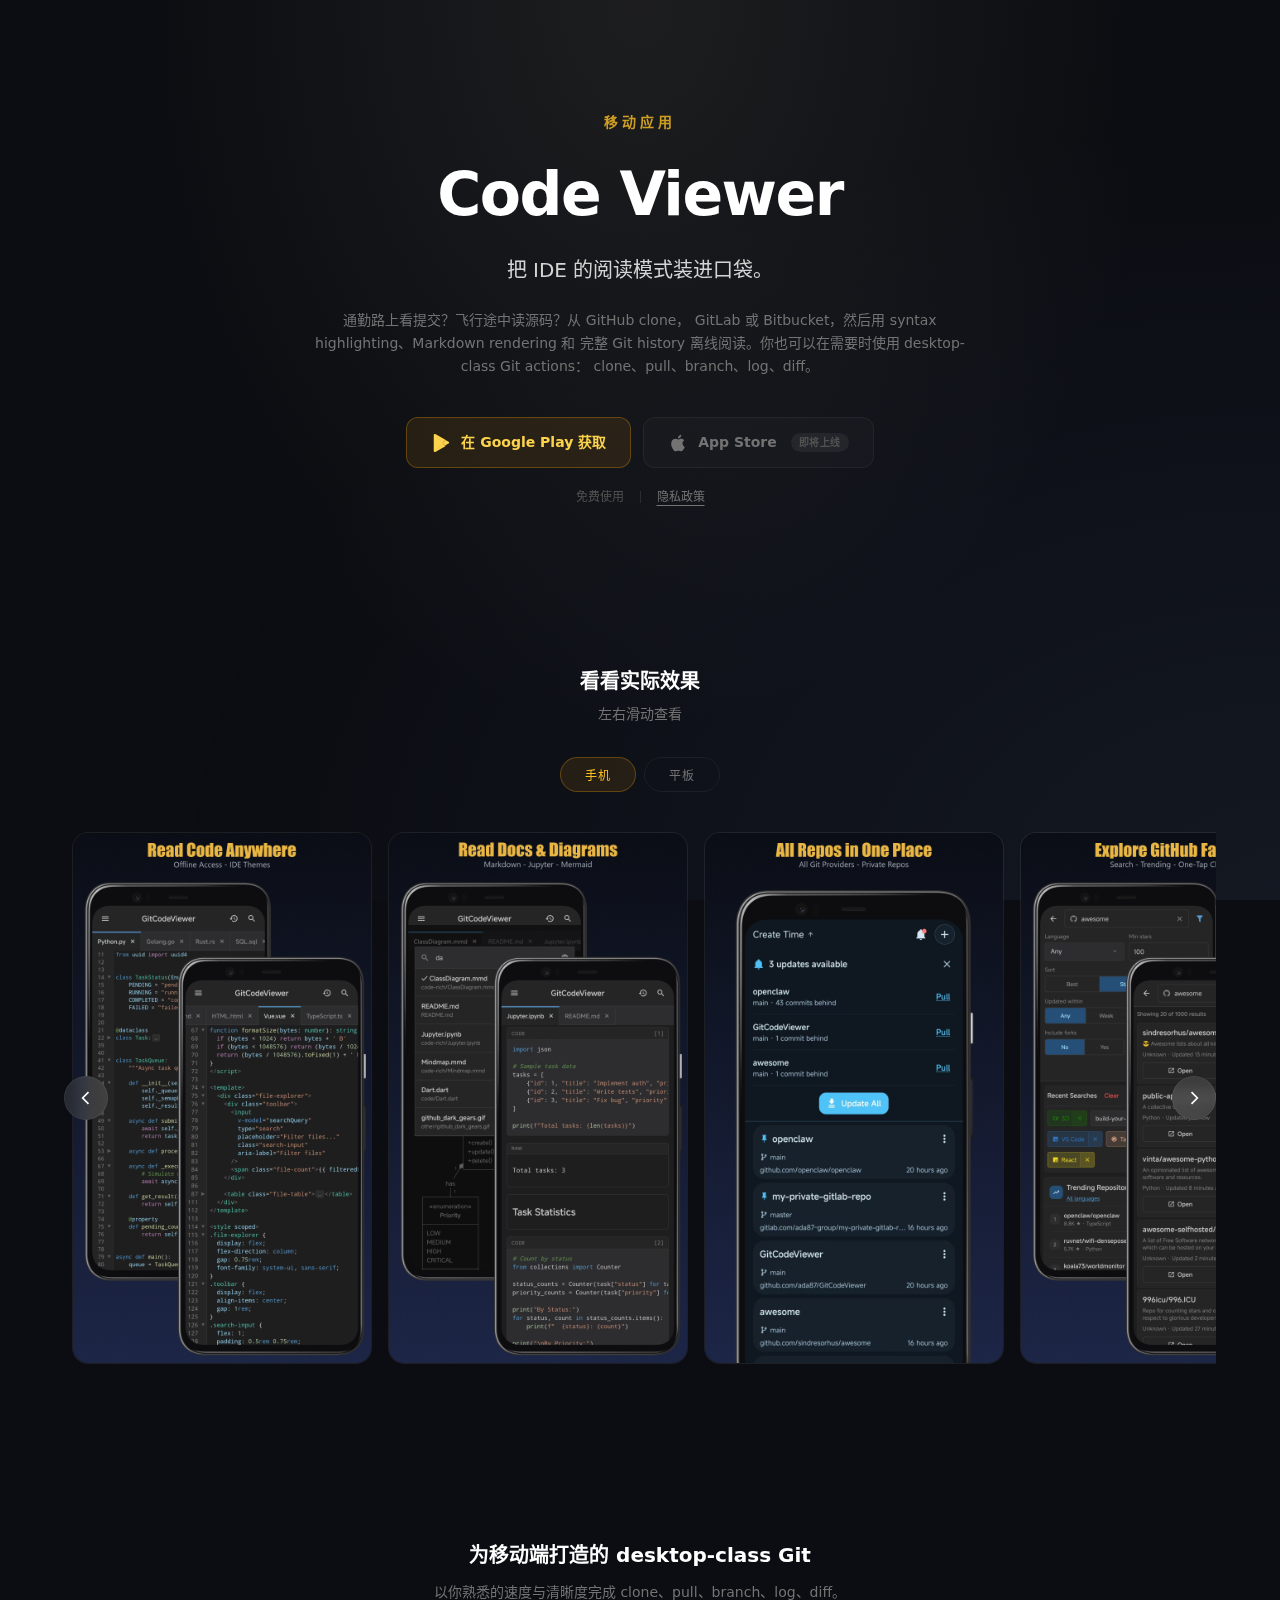
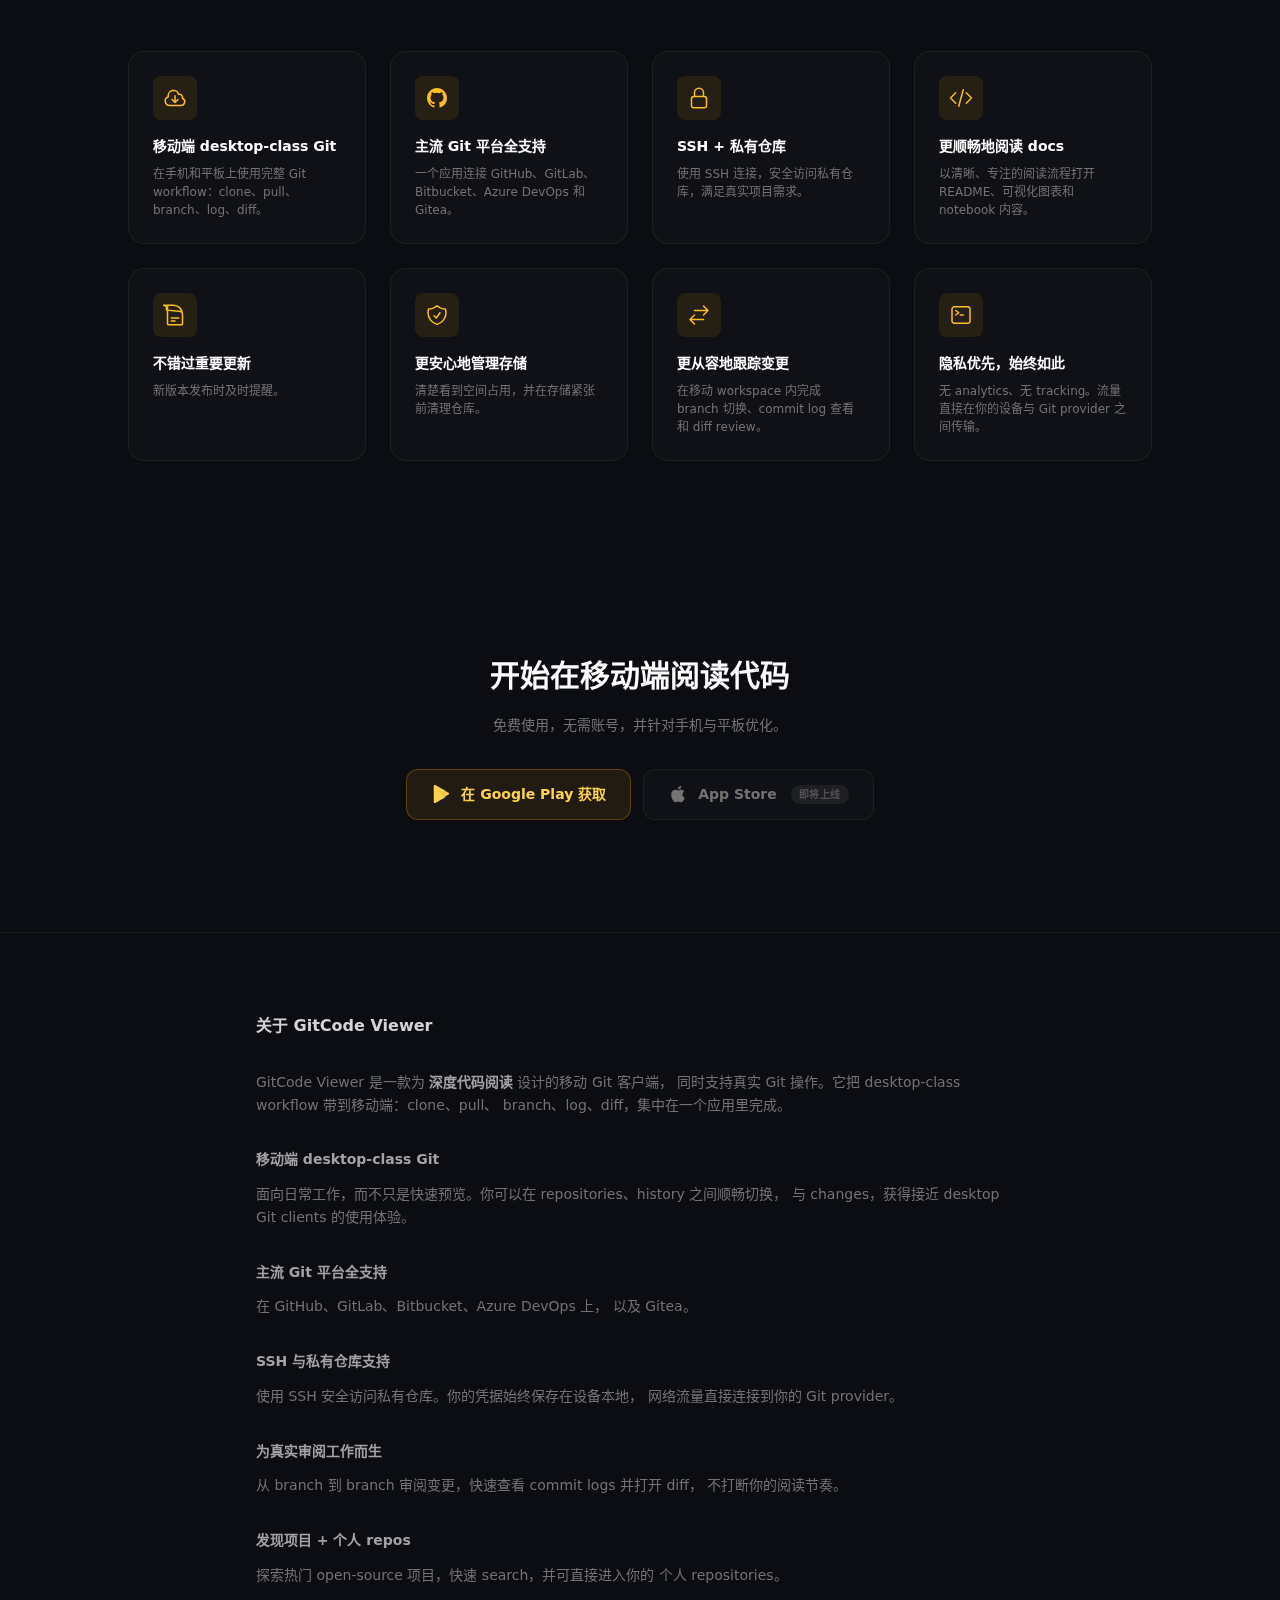
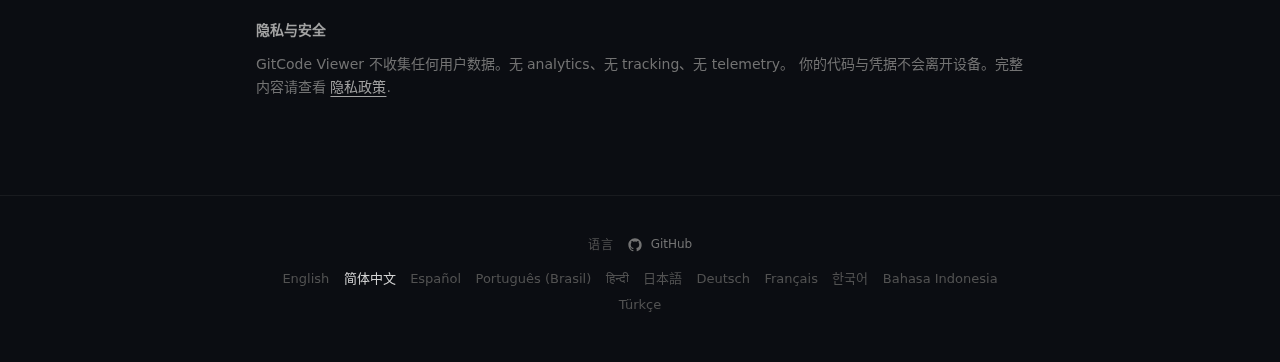
<file: zh-cn/index.html>
<!DOCTYPE html>
<html lang="zh-CN">
<head>
  <meta charset="UTF-8">
  <meta name="viewport" content="width=device-width, initial-scale=1.0">
  <title>GitCode Viewer - 移动端桌面级 Git</title>
  <meta name="description" content="移动端桌面级 Git：clone、pull、branch、log、diff。支持主流 Git 平台、SSH 和私有仓库。">
  <meta name="keywords" content="git, mobile git client, clone, pull, branch, log, diff, github, gitlab, bitbucket, azure devops, gitea, ssh, private repos">
  <meta name="robots" content="index,follow,max-image-preview:large,max-snippet:-1,max-video-preview:-1">
  <meta name="author" content="XiangDa">
  <meta name="theme-color" content="#0b0d12">
  <link rel="canonical" href="https://gitcodeviewer.xdnote.com/zh-cn/">
  <link rel="alternate" hreflang="x-default" href="https://gitcodeviewer.xdnote.com/">
  <link rel="alternate" hreflang="en" href="https://gitcodeviewer.xdnote.com/">
  <link rel="alternate" hreflang="zh-CN" href="https://gitcodeviewer.xdnote.com/zh-cn/">
  <link rel="alternate" hreflang="es" href="https://gitcodeviewer.xdnote.com/es/">
  <link rel="alternate" hreflang="pt-BR" href="https://gitcodeviewer.xdnote.com/pt-br/">
  <link rel="alternate" hreflang="hi" href="https://gitcodeviewer.xdnote.com/hi/">
  <link rel="alternate" hreflang="ja" href="https://gitcodeviewer.xdnote.com/ja/">
  <link rel="alternate" hreflang="de" href="https://gitcodeviewer.xdnote.com/de/">
  <link rel="alternate" hreflang="fr" href="https://gitcodeviewer.xdnote.com/fr/">
  <link rel="alternate" hreflang="ko" href="https://gitcodeviewer.xdnote.com/ko/">
  <link rel="alternate" hreflang="id" href="https://gitcodeviewer.xdnote.com/id/">
  <link rel="alternate" hreflang="tr" href="https://gitcodeviewer.xdnote.com/tr/">
  <link rel="icon" type="image/x-icon" href="/favicon.ico">
  <meta property="og:type" content="website">
  <meta property="og:site_name" content="GitCode Viewer">
  <meta property="og:title" content="GitCode Viewer - 移动端桌面级 Git">
  <meta property="og:description" content="移动端桌面级 Git：clone、pull、branch、log、diff。支持主流 Git 平台、SSH 和私有仓库。">
  <meta property="og:url" content="https://gitcodeviewer.xdnote.com/zh-cn/">
  <meta property="og:image" content="https://gitcodeviewer.xdnote.com/images/phone-01-codeviewer.jpg">
  <meta property="og:image:alt" content="GitCode Viewer mobile screenshot with code reading interface">
  <meta name="twitter:card" content="summary_large_image">
  <meta name="twitter:title" content="GitCode Viewer - 移动端桌面级 Git">
  <meta name="twitter:description" content="在移动端完成 clone、pull、branch、log、diff，并支持 SSH 与私有仓库。">
  <meta name="twitter:image" content="https://gitcodeviewer.xdnote.com/images/phone-01-codeviewer.jpg">
    <link rel="stylesheet" href="/style.css">
</head>
<body>
  <div class="pointer-events-none fixed inset-0 bg-gradient"></div>

  <!-- Hero Section -->
  <section class="hero">
    <div class="hero-content">
      <p class="hero-label">移动应用</p>
      <h1>Code Viewer</h1>
      <p class="hero-subtitle">把 IDE 的阅读模式装进口袋。</p>
      <p class="hero-description">
        通勤路上看提交？飞行途中读源码？从 GitHub clone，
        GitLab 或 Bitbucket，然后用 syntax highlighting、Markdown rendering 和
        完整 Git history 离线阅读。你也可以在需要时使用 desktop-class Git actions：
        clone、pull、branch、log、diff。
      </p>

      <div class="cta-container">
        <div class="cta-buttons">
          <!-- Google Play -->
          <a href="https://play.google.com/store/apps/details?id=com.xdnote.codeviewer" target="_blank" rel="noopener noreferrer" class="btn btn-primary">
            <svg viewBox="0 0 24 24" fill="currentColor">
              <path d="M3.827 1.353a1.2 1.2 0 0 0-.527 1.025v19.244a1.2 1.2 0 0 0 .527 1.025l.058.033L14.15 12.415v-.83L3.885 1.32l-.058.033ZM17.3 15.563l-3.15-3.148v-.83L17.3 8.437l.07.04 3.733 2.12a1.2 1.2 0 0 1 0 2.086l-3.733 2.12-.07.04v.72ZM14.15 12.415l-3.15 3.148-7.115 7.115.058.033a1.2 1.2 0 0 0 1.257 0l12.1-6.878-3.15-3.148v-.27ZM14.15 11.585V11.315l3.15-3.148-12.1-6.878a1.2 1.2 0 0 0-1.257 0l-.058.033 7.115 7.115 3.15 3.148Z" />
            </svg>
            在 Google Play 获取
          </a>
          <!-- App Store -->
          <span class="btn btn-secondary">
            <svg viewBox="0 0 24 24" fill="currentColor">
              <path d="M18.71 19.5c-.83 1.24-1.71 2.45-3.05 2.47-1.34.03-1.77-.79-3.29-.79-1.53 0-2 .77-3.27.82-1.31.05-2.3-1.32-3.14-2.53C4.25 17 2.94 12.45 4.7 9.39c.87-1.52 2.43-2.48 4.12-2.51 1.28-.02 2.5.87 3.29.87.78 0 2.26-1.07 3.8-.91.65.03 2.47.26 3.64 1.98-.09.06-2.17 1.28-2.15 3.81.03 3.02 2.65 4.03 2.68 4.04-.03.07-.42 1.44-1.38 2.83M13 3.5c.73-.83 1.94-1.46 2.94-1.5.13 1.17-.34 2.35-1.04 3.19-.69.85-1.83 1.51-2.95 1.42-.15-1.15.41-2.35 1.05-3.11Z" />
            </svg>
            App Store
            <span class="badge">即将上线</span>
          </span>
        </div>
        <div class="cta-meta">
          <span>免费使用</span>
          <span class="divider"></span>
          <a href="/privacy/">隐私政策</a>
        </div>
      </div>
    </div>
  </section>

  <!-- Screenshots Section -->
  <section class="screenshots">
    <div class="container">
      <h2 class="section-title">看看实际效果</h2>
      <p class="section-subtitle">左右滑动查看</p>
      <div class="gallery">
        <!-- Device Tabs -->
        <div class="gallery-tabs">
          <button class="gallery-tab active" onclick="switchDevice('phone')">手机</button>
          <button class="gallery-tab" onclick="switchDevice('tablet')">平板</button>
        </div>

        <!-- Phone Gallery -->
        <div class="gallery-wrapper" id="phone-wrapper">
          <button class="gallery-btn prev" onclick="scrollGallery('phone-gallery', -1)">
            <svg viewBox="0 0 24 24" fill="none" stroke="currentColor" stroke-width="2"><path d="M15 19l-7-7 7-7"/></svg>
          </button>
          <div class="gallery-track" id="phone-gallery">
            <div class="gallery-slide">
              <img src="/images/phone-01-codeviewer.jpg" alt="Fullscreen code reading with syntax highlighting on mobile" loading="lazy">
            </div>
            <div class="gallery-slide">
              <img src="/images/phone-02-features.jpg" alt="Markdown, diagram, and notebook documentation reading on mobile" loading="lazy">
            </div>
            <div class="gallery-slide">
              <img src="/images/phone-03-repos.jpg" alt="Repository browser for personal, private, and public projects" loading="lazy">
            </div>
            <div class="gallery-slide">
              <img src="/images/phone-04-github.jpg" alt="GitHub search and trending repository discovery on mobile" loading="lazy">
            </div>
            <div class="gallery-slide">
              <img src="/images/phone-05-git.jpg" alt="Desktop-class Git actions on mobile including branch, log, and diff" loading="lazy">
            </div>
            <div class="gallery-slide">
              <img src="/images/phone-06-themes.jpg" alt="Theme customization options for mobile code reading" loading="lazy">
            </div>
          </div>
          <button class="gallery-btn next" onclick="scrollGallery('phone-gallery', 1)">
            <svg viewBox="0 0 24 24" fill="none" stroke="currentColor" stroke-width="2"><path d="M9 5l7 7-7 7"/></svg>
          </button>
        </div>

        <!-- Tablet Gallery -->
        <div class="gallery-wrapper" id="tablet-wrapper" style="display:none">
          <button class="gallery-btn prev" onclick="scrollGallery('tablet-gallery', -1)">
            <svg viewBox="0 0 24 24" fill="none" stroke="currentColor" stroke-width="2"><path d="M15 19l-7-7 7-7"/></svg>
          </button>
          <div class="gallery-track" id="tablet-gallery">
            <div class="gallery-slide">
              <img src="/images/tablet10-01-codeviewer.jpg" alt="Tablet code reading layout with syntax highlighting" loading="lazy">
            </div>
            <div class="gallery-slide">
              <img src="/images/tablet10-02-features.jpg" alt="Tablet documentation reading with markdown and diagrams" loading="lazy">
            </div>
            <div class="gallery-slide">
              <img src="/images/tablet10-04-github.jpg" alt="Tablet repository discovery with GitHub trending and search" loading="lazy">
            </div>
            <div class="gallery-slide">
              <img src="/images/tablet10-05-git.jpg" alt="Tablet Git workflow for pull, branch, log, and diff review" loading="lazy">
            </div>
          </div>
          <button class="gallery-btn next" onclick="scrollGallery('tablet-gallery', 1)">
            <svg viewBox="0 0 24 24" fill="none" stroke="currentColor" stroke-width="2"><path d="M9 5l7 7-7 7"/></svg>
          </button>
        </div>
      </div>
    </div>
  </section>

  <!-- Features Section -->
  <section class="features">
    <div class="features-container">
      <div class="features-header">
        <h2 class="section-title">为移动端打造的 desktop-class Git</h2>
        <p>以你熟悉的速度与清晰度完成 clone、pull、branch、log、diff。</p>
      </div>
      <div class="features-grid">
        <div class="feature-card">
          <div class="feature-icon">
            <svg viewBox="0 0 24 24" fill="none" stroke="currentColor" stroke-width="1.5">
              <path stroke-linecap="round" stroke-linejoin="round" d="M12 9.75v6.75m0 0-3-3m3 3 3-3m-8.25 6a4.5 4.5 0 0 1-1.41-8.775 5.25 5.25 0 0 1 10.233-2.33 3 3 0 0 1 3.758 3.848A3.752 3.752 0 0 1 18 19.5H6.75Z" />
            </svg>
          </div>
          <h3 class="feature-title">移动端 desktop-class Git</h3>
          <p class="feature-description">在手机和平板上使用完整 Git workflow：clone、pull、branch、log、diff。</p>
        </div>
        <div class="feature-card">
          <div class="feature-icon">
            <svg viewBox="0 0 24 24" fill="currentColor">
              <path d="M12 2C6.477 2 2 6.484 2 12.017c0 4.425 2.865 8.18 6.839 9.504.5.092.682-.217.682-.483 0-.237-.008-.868-.013-1.703-2.782.605-3.369-1.343-3.369-1.343-.454-1.158-1.11-1.466-1.11-1.466-.908-.62.069-.608.069-.608 1.003.07 1.531 1.032 1.531 1.032.892 1.53 2.341 1.088 2.91.832.092-.647.35-1.088.636-1.338-2.22-.253-4.555-1.113-4.555-4.951 0-1.093.39-1.988 1.029-2.688-.103-.253-.446-1.272.098-2.65 0 0 .84-.27 2.75 1.026A9.564 9.564 0 0 1 12 6.844a9.59 9.59 0 0 1 2.504.337c1.909-1.296 2.747-1.027 2.747-1.027.546 1.379.202 2.398.1 2.651.64.7 1.028 1.595 1.028 2.688 0 3.848-2.339 4.695-4.566 4.943.359.309.678.92.678 1.855 0 1.338-.012 2.419-.012 2.747 0 .268.18.58.688.482A10.02 10.02 0 0 0 22 12.017C22 6.484 17.522 2 12 2Z" />
            </svg>
          </div>
          <h3 class="feature-title">主流 Git 平台全支持</h3>
          <p class="feature-description">一个应用连接 GitHub、GitLab、Bitbucket、Azure DevOps 和 Gitea。</p>
        </div>
        <div class="feature-card">
          <div class="feature-icon">
            <svg viewBox="0 0 24 24" fill="none" stroke="currentColor" stroke-width="1.5">
              <path stroke-linecap="round" stroke-linejoin="round" d="M16.5 10.5V6.75a4.5 4.5 0 1 0-9 0v3.75m-.75 11.25h10.5a2.25 2.25 0 0 0 2.25-2.25v-6.75a2.25 2.25 0 0 0-2.25-2.25H6.75a2.25 2.25 0 0 0-2.25 2.25v6.75a2.25 2.25 0 0 0 2.25 2.25Z" />
            </svg>
          </div>
          <h3 class="feature-title">SSH + 私有仓库</h3>
          <p class="feature-description">使用 SSH 连接，安全访问私有仓库，满足真实项目需求。</p>
        </div>
        <div class="feature-card">
          <div class="feature-icon">
            <svg viewBox="0 0 24 24" fill="none" stroke="currentColor" stroke-width="1.5">
              <path stroke-linecap="round" stroke-linejoin="round" d="M17.25 6.75 22.5 12l-5.25 5.25m-10.5 0L1.5 12l5.25-5.25m7.5-3-4.5 16.5" />
            </svg>
          </div>
          <h3 class="feature-title">更顺畅地阅读 docs</h3>
          <p class="feature-description">以清晰、专注的阅读流程打开 README、可视化图表和 notebook 内容。</p>
        </div>
        <div class="feature-card">
          <div class="feature-icon">
            <svg viewBox="0 0 24 24" fill="none" stroke="currentColor" stroke-width="1.5">
              <path stroke-linecap="round" stroke-linejoin="round" d="M19.5 14.25v-2.625a3.375 3.375 0 0 0-3.375-3.375h-1.5 1.125A1.125 0 0 1 13.5 7.125v-1.5a3.375 3.375 0 0 0-3.375-3.375H8.25m0 12.75h7.5m-7.5 3H12M10.5 2.25H5.625c-.621 0-1.125.504-1.125 1.125v17.25c0 .621.504 1.125 1.125 1.125h12.75c.621 0 1.125-.504 1.125-1.125V11.25a9 9 0 0 0-9-9Z" />
            </svg>
          </div>
          <h3 class="feature-title">不错过重要更新</h3>
          <p class="feature-description">新版本发布时及时提醒。</p>
        </div>
        <div class="feature-card">
          <div class="feature-icon">
            <svg viewBox="0 0 24 24" fill="none" stroke="currentColor" stroke-width="1.5">
              <path stroke-linecap="round" stroke-linejoin="round" d="M9 12.75 11.25 15 15 9.75m-3-7.036A11.959 11.959 0 0 1 3.598 6 11.99 11.99 0 0 0 3 9.749c0 5.592 3.824 10.29 9 11.623 5.176-1.332 9-6.03 9-11.622 0-1.31-.21-2.571-.598-3.751h-.152c-3.196 0-6.1-1.248-8.25-3.285Z" />
            </svg>
          </div>
          <h3 class="feature-title">更安心地管理存储</h3>
          <p class="feature-description">清楚看到空间占用，并在存储紧张前清理仓库。</p>
        </div>
        <div class="feature-card">
          <div class="feature-icon">
            <svg viewBox="0 0 24 24" fill="none" stroke="currentColor" stroke-width="1.5">
              <path stroke-linecap="round" stroke-linejoin="round" d="M7.5 21 3 16.5m0 0L7.5 12M3 16.5h13.5m0-13.5L21 7.5m0 0L16.5 12M21 7.5H7.5" />
            </svg>
          </div>
          <h3 class="feature-title">更从容地跟踪变更</h3>
          <p class="feature-description">在移动 workspace 内完成 branch 切换、commit log 查看和 diff review。</p>
        </div>
        <div class="feature-card">
          <div class="feature-icon">
            <svg viewBox="0 0 24 24" fill="none" stroke="currentColor" stroke-width="1.5">
              <path stroke-linecap="round" stroke-linejoin="round" d="M6.75 7.5l3 2.25-3 2.25m4.5 0h3m-9 8.25h13.5A2.25 2.25 0 0 0 21 18V6a2.25 2.25 0 0 0-2.25-2.25H5.25A2.25 2.25 0 0 0 3 6v12a2.25 2.25 0 0 0 2.25 2.25Z" />
            </svg>
          </div>
          <h3 class="feature-title">隐私优先，始终如此</h3>
          <p class="feature-description">无 analytics、无 tracking。流量直接在你的设备与 Git provider 之间传输。</p>
        </div>
      </div>
    </div>
  </section>

  <!-- CTA Section -->
  <section class="cta-section">
    <div class="cta-content">
      <h2>开始在移动端阅读代码</h2>
      <p>免费使用，无需账号，并针对手机与平板优化。</p>
      <div class="cta-buttons">
        <a href="https://play.google.com/store/apps/details?id=com.xdnote.codeviewer" target="_blank" rel="noopener noreferrer" class="btn btn-primary">
          <svg viewBox="0 0 24 24" fill="currentColor">
            <path d="M3.827 1.353a1.2 1.2 0 0 0-.527 1.025v19.244a1.2 1.2 0 0 0 .527 1.025l.058.033L14.15 12.415v-.83L3.885 1.32l-.058.033ZM17.3 15.563l-3.15-3.148v-.83L17.3 8.437l.07.04 3.733 2.12a1.2 1.2 0 0 1 0 2.086l-3.733 2.12-.07.04v.72ZM14.15 12.415l-3.15 3.148-7.115 7.115.058.033a1.2 1.2 0 0 0 1.257 0l12.1-6.878-3.15-3.148v-.27ZM14.15 11.585V11.315l3.15-3.148-12.1-6.878a1.2 1.2 0 0 0-1.257 0l-.058.033 7.115 7.115 3.15 3.148Z" />
          </svg>
          在 Google Play 获取
        </a>
        <span class="btn btn-secondary">
          <svg viewBox="0 0 24 24" fill="currentColor">
            <path d="M18.71 19.5c-.83 1.24-1.71 2.45-3.05 2.47-1.34.03-1.77-.79-3.29-.79-1.53 0-2 .77-3.27.82-1.31.05-2.3-1.32-3.14-2.53C4.25 17 2.94 12.45 4.7 9.39c.87-1.52 2.43-2.48 4.12-2.51 1.28-.02 2.5.87 3.29.87.78 0 2.26-1.07 3.8-.91.65.03 2.47.26 3.64 1.98-.09.06-2.17 1.28-2.15 3.81.03 3.02 2.65 4.03 2.68 4.04-.03.07-.42 1.44-1.38 2.83M13 3.5c.73-.83 1.94-1.46 2.94-1.5.13 1.17-.34 2.35-1.04 3.19-.69.85-1.83 1.51-2.95 1.42-.15-1.15.41-2.35 1.05-3.11Z" />
          </svg>
          App Store
          <span class="badge">即将上线</span>
        </span>
      </div>
    </div>
  </section>

  <!-- About Section -->
  <article class="about">
    <div class="about-content">
      <h2>关于 GitCode Viewer</h2>

      <p>
        GitCode Viewer 是一款为 <strong>深度代码阅读</strong> 设计的移动 Git 客户端，
        同时支持真实 Git 操作。它把 desktop-class workflow 带到移动端：clone、pull、
        branch、log、diff，集中在一个应用里完成。
      </p>

      <h3>移动端 desktop-class Git</h3>
      <p>
        面向日常工作，而不只是快速预览。你可以在 repositories、history 之间顺畅切换，
        与 changes，获得接近 desktop Git clients 的使用体验。
      </p>

      <h3>主流 Git 平台全支持</h3>
      <p>
        在 GitHub、GitLab、Bitbucket、Azure DevOps 上，
        以及 Gitea。
      </p>

      <h3>SSH 与私有仓库支持</h3>
      <p>
        使用 SSH 安全访问私有仓库。你的凭据始终保存在设备本地，
        网络流量直接连接到你的 Git provider。
      </p>

      <h3>为真实审阅工作而生</h3>
      <p>
        从 branch 到 branch 审阅变更，快速查看 commit logs 并打开 diff，
        不打断你的阅读节奏。
      </p>

      <h3>发现项目 + 个人 repos</h3>
      <p>
        探索热门 open-source 项目，快速 search，并可直接进入你的
        个人 repositories。
      </p>

      <h3>隐私与安全</h3>
      <p>
        GitCode Viewer 不收集任何用户数据。无 analytics、无 tracking、无 telemetry。
        你的代码与凭据不会离开设备。完整内容请查看
        <a href="/privacy/">隐私政策</a>.
      </p>
    </div>
  </article>

  <footer class="i18n-footer">
    <div class="i18n-inner">
      <div class="i18n-heading">
        <p class="i18n-title">语言</p>
        <a class="github-link" href="https://github.com/ada87/GitCodeViewer" target="_blank" rel="noopener noreferrer">
          <svg viewBox="0 0 24 24" aria-hidden="true">
            <path d="M12 2C6.477 2 2 6.484 2 12.017c0 4.425 2.865 8.18 6.839 9.504.5.092.682-.217.682-.483 0-.237-.008-.868-.013-1.703-2.782.605-3.369-1.343-3.369-1.343-.454-1.158-1.11-1.466-1.11-1.466-.908-.62.069-.608.069-.608 1.003.07 1.531 1.032 1.531 1.032.892 1.53 2.341 1.088 2.91.832.092-.647.35-1.088.636-1.338-2.22-.253-4.555-1.113-4.555-4.951 0-1.093.39-1.988 1.029-2.688-.103-.253-.446-1.272.098-2.65 0 0 .84-.27 2.75 1.026A9.564 9.564 0 0 1 12 6.844a9.59 9.59 0 0 1 2.504.337c1.909-1.296 2.747-1.027 2.747-1.027.546 1.379.202 2.398.1 2.651.64.7 1.028 1.595 1.028 2.688 0 3.848-2.339 4.695-4.566 4.943.359.309.678.92.678 1.855 0 1.338-.012 2.419-.012 2.747 0 .268.18.58.688.482A10.02 10.02 0 0 0 22 12.017C22 6.484 17.522 2 12 2Z" />
          </svg>
          <span>GitHub</span>
        </a>
      </div>
      <nav class="i18n-links" aria-label="语言选择">
        <a class="i18n-link" data-locale="en" href="/">English</a>
        <a class="i18n-link" data-locale="zh-cn" href="/zh-cn/">简体中文</a>
        <a class="i18n-link" data-locale="es" href="/es/">Español</a>
        <a class="i18n-link" data-locale="pt-br" href="/pt-br/">Português (Brasil)</a>
        <a class="i18n-link" data-locale="hi" href="/hi/">हिन्दी</a>
        <a class="i18n-link" data-locale="ja" href="/ja/">日本語</a>
        <a class="i18n-link" data-locale="de" href="/de/">Deutsch</a>
        <a class="i18n-link" data-locale="fr" href="/fr/">Français</a>
        <a class="i18n-link" data-locale="ko" href="/ko/">한국어</a>
        <a class="i18n-link" data-locale="id" href="/id/">Bahasa Indonesia</a>
        <a class="i18n-link" data-locale="tr" href="/tr/">Türkçe</a>
      </nav>
    </div>
  </footer>

  <!-- JSON-LD for SEO -->
  <script type="application/ld+json">
  {
    "@context": "https://schema.org",
    "@graph": [
      {
        "@type": "SoftwareApplication",
        "name": "GitCode Viewer",
        "alternateName": "Code Viewer",
        "applicationCategory": "DeveloperApplication",
        "applicationSubCategory": "Git Client",
        "operatingSystem": "Android",
        "description": "移动端桌面级 Git，支持 clone、pull、branch、log、diff。支持主流 Git 平台、SSH 连接和私有仓库。",
        "url": "https://gitcodeviewer.xdnote.com/",
        "installUrl": "https://play.google.com/store/apps/details?id=com.xdnote.codeviewer",
        "downloadUrl": "https://play.google.com/store/apps/details?id=com.xdnote.codeviewer",
        "image": "https://gitcodeviewer.xdnote.com/images/phone-01-codeviewer.jpg",
        "screenshot": [
          "https://gitcodeviewer.xdnote.com/images/phone-01-codeviewer.jpg",
          "https://gitcodeviewer.xdnote.com/images/phone-05-git.jpg",
          "https://gitcodeviewer.xdnote.com/images/tablet10-05-git.jpg"
        ],
        "featureList": [
          "移动端桌面级 Git 操作：clone、pull、branch、log、diff",
          "支持 GitHub、GitLab、Bitbucket、Azure DevOps 和 Gitea",
          "支持 SSH 连接和私有仓库",
          "离线代码阅读与语法高亮",
          "仓库发现与搜索"
        ],
        "offers": {
          "@type": "Offer",
          "price": "0",
          "priceCurrency": "USD"
        },
        "author": {
          "@type": "Person",
          "name": "XiangDa",
          "email": "ada87@163.com"
        }
      },
      {
        "@type": "WebSite",
        "name": "GitCode Viewer",
        "url": "https://gitcodeviewer.xdnote.com/",
        "inLanguage": "zh-CN",
        "description": "GitCode Viewer 官方网站，提供应用特性、截图和安装入口。"
      },
      {
        "@type": "FAQPage",
        "mainEntity": [
          {
            "@type": "Question",
            "name": "GitCode Viewer 是一款适合 Android 的移动 Git 客户端吗？",
            "acceptedAnswer": {
              "@type": "Answer",
              "text": "是的。GitCode Viewer 面向 Android 提供桌面级 Git 工作流，包括 clone、pull、branch、log 和 diff。"
            }
          },
          {
            "@type": "Question",
            "name": "我可以在 Android 上 clone 和 pull Git 仓库吗？",
            "acceptedAnswer": {
              "@type": "Answer",
              "text": "可以。GitCode Viewer 支持在移动端直接进行 clone 和 pull。"
            }
          },
          {
            "@type": "Question",
            "name": "它支持 branch 切换、commit log 和 diff 审阅吗？",
            "acceptedAnswer": {
              "@type": "Answer",
              "text": "支持。GitCode Viewer 在移动端支持 branch 操作、commit log 浏览和文件 diff 审阅。"
            }
          },
          {
            "@type": "Question",
            "name": "GitCode Viewer 支持哪些 Git 平台？",
            "acceptedAnswer": {
              "@type": "Answer",
              "text": "支持 GitHub、GitLab、Bitbucket、Azure DevOps 和 Gitea 等主流平台。"
            }
          },
          {
            "@type": "Question",
            "name": "GitCode Viewer 支持 SSH 和私有仓库吗？",
            "acceptedAnswer": {
              "@type": "Answer",
              "text": "支持。GitCode Viewer 支持 SSH 连接和私有仓库访问。"
            }
          },
          {
            "@type": "Question",
            "name": "我可以在移动端离线阅读仓库吗？",
            "acceptedAnswer": {
              "@type": "Answer",
              "text": "可以。clone 后可离线阅读仓库，并支持语法高亮和历史浏览。"
            }
          },
          {
            "@type": "Question",
            "name": "GitCode Viewer 会收集用户数据或跟踪分析吗？",
            "acceptedAnswer": {
              "@type": "Answer",
              "text": "不会。GitCode Viewer 不收集分析或跟踪数据。"
            }
          }
        ]
      }
    ]
  }
  </script>

  <script src="/script.js"></script>
</body>
</html>
</file>
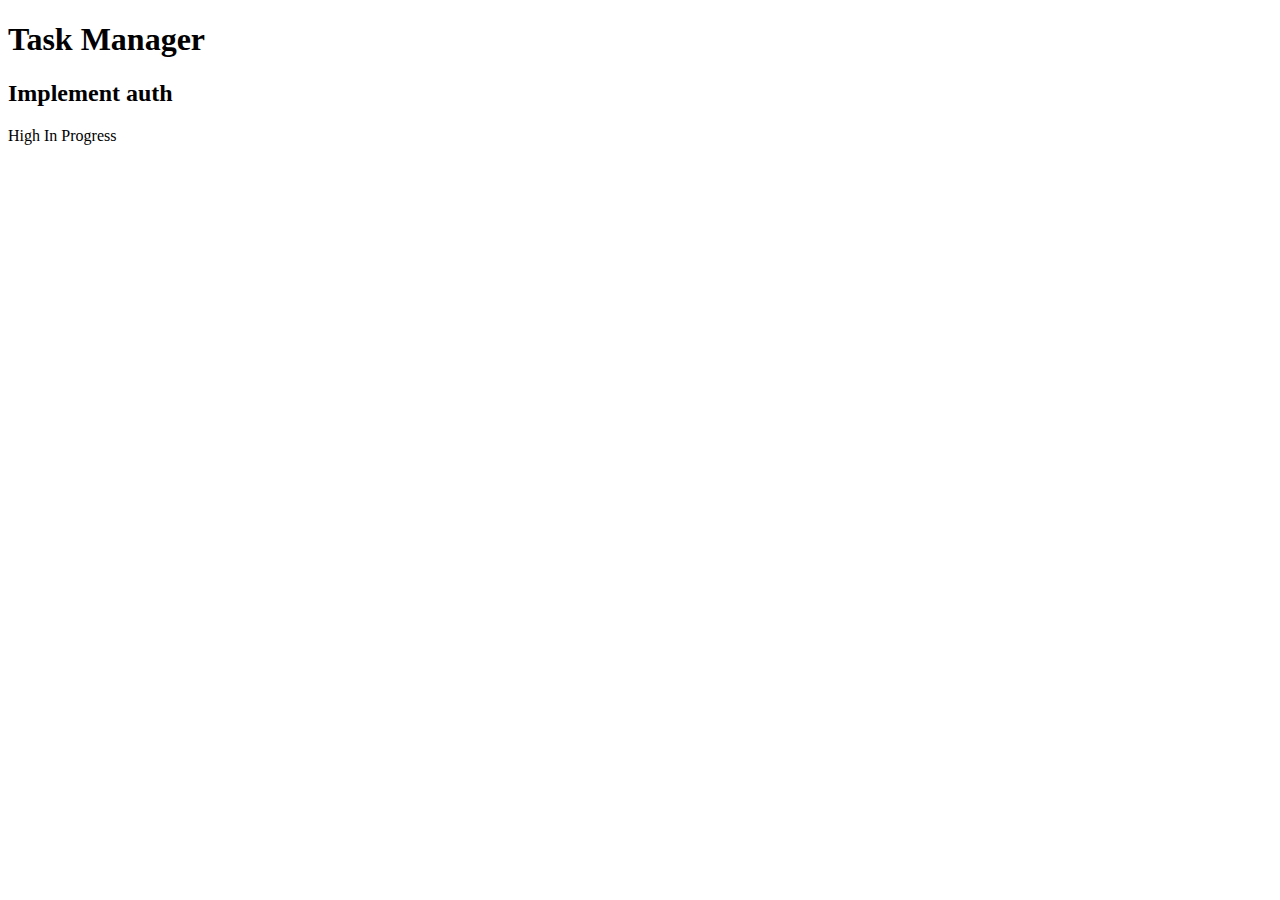
<file: code/HTML.html>
<!DOCTYPE html>
<!--
 * HTML Sample Code - Task Management Interface
 *
 * @see https://developer.mozilla.org/en-US/docs/Web/HTML
 -->

<html lang="en">
<head>
    <meta charset="UTF-8">
    <title>Task Manager</title>
</head>
<body>
    <header>
        <h1>Task Manager</h1>
    </header>
    <main>
        <section class="task-list">
            <article class="task">
                <h2>Implement auth</h2>
                <span class="priority high">High</span>
                <span class="status">In Progress</span>
            </article>
        </section>
    </main>
</body>
</html>
</file>
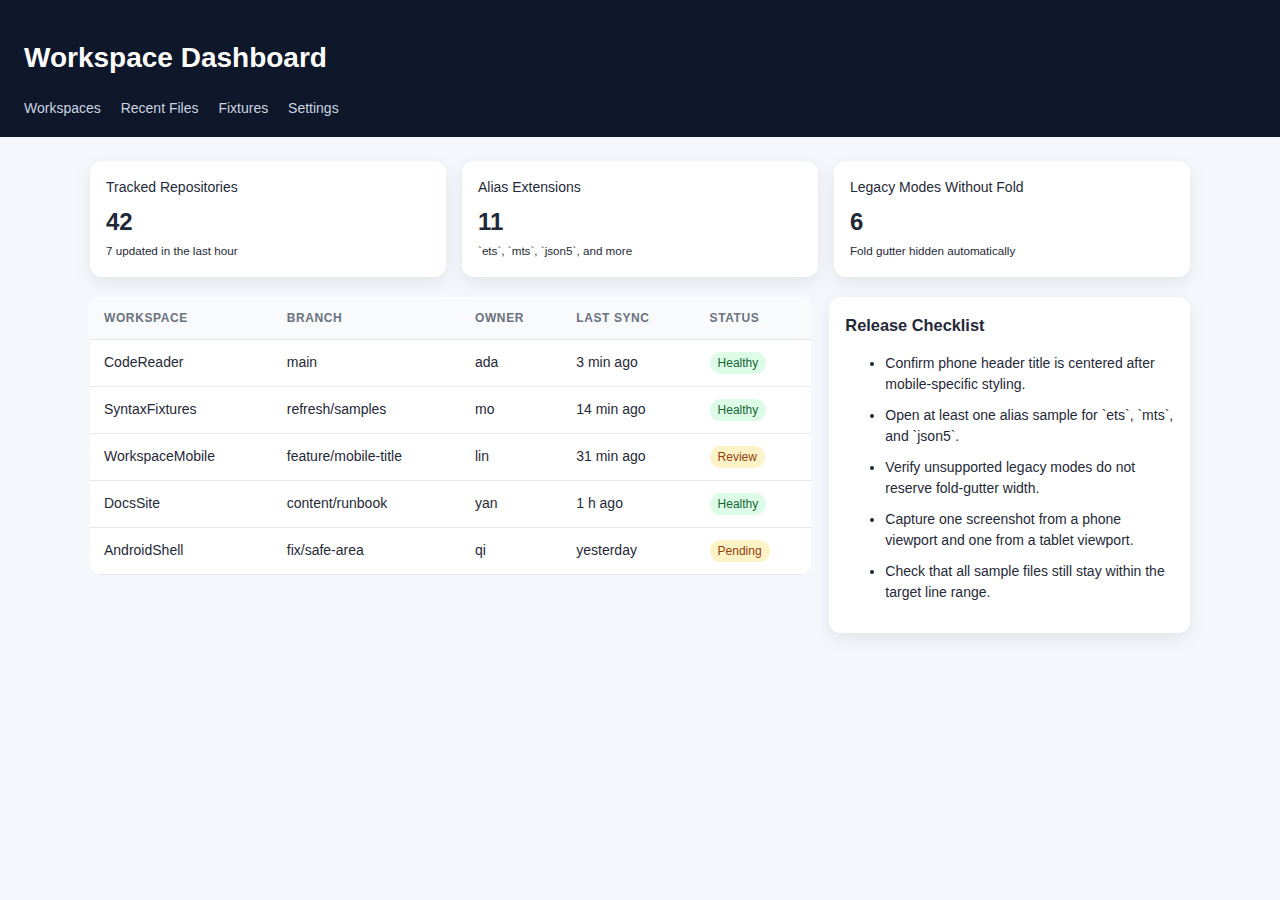
<file: frontend/board.htm>
<!doctype html>
<html lang="en">
<head>
  <meta charset="utf-8">
  <meta name="viewport" content="width=device-width, initial-scale=1">
  <title>Workspace Dashboard</title>
  <style>
    body { margin: 0; font: 14px/1.5 "Segoe UI", sans-serif; background: #f4f7fb; color: #1f2937; }
    header { background: #0f172a; color: #fff; padding: 18px 24px; }
    nav a { color: #cbd5e1; margin-right: 16px; text-decoration: none; }
    main { max-width: 1100px; margin: 0 auto; padding: 24px; }
    .summary { display: grid; grid-template-columns: repeat(3, 1fr); gap: 16px; margin-bottom: 20px; }
    .card { background: #fff; border-radius: 12px; padding: 16px; box-shadow: 0 6px 18px rgba(15, 23, 42, 0.08); }
    .card strong { display: block; font-size: 24px; margin-top: 6px; }
    .layout { display: grid; grid-template-columns: 2fr 1fr; gap: 18px; }
    table { width: 100%; border-collapse: collapse; background: #fff; border-radius: 12px; overflow: hidden; }
    th, td { padding: 12px 14px; border-bottom: 1px solid #e5e7eb; text-align: left; }
    th { background: #f8fafc; font-size: 12px; text-transform: uppercase; letter-spacing: 0.05em; color: #6b7280; }
    .tag { display: inline-block; padding: 2px 8px; border-radius: 999px; font-size: 12px; }
    .tag.ok { background: #dcfce7; color: #166534; }
    .tag.warn { background: #fef3c7; color: #92400e; }
    .stack { background: #fff; border-radius: 12px; padding: 16px; box-shadow: 0 6px 18px rgba(15, 23, 42, 0.08); }
    .stack h3 { margin-top: 0; }
    .stack li { margin-bottom: 10px; }
  </style>
</head>
<body>
  <header>
    <h1>Workspace Dashboard</h1>
    <nav>
      <a href="/workspaces">Workspaces</a>
      <a href="/recent">Recent Files</a>
      <a href="/fixtures">Fixtures</a>
      <a href="/settings">Settings</a>
    </nav>
  </header>
  <main>
    <section class="summary">
      <div class="card">
        <span>Tracked Repositories</span>
        <strong>42</strong>
        <small>7 updated in the last hour</small>
      </div>
      <div class="card">
        <span>Alias Extensions</span>
        <strong>11</strong>
        <small>`ets`, `mts`, `json5`, and more</small>
      </div>
      <div class="card">
        <span>Legacy Modes Without Fold</span>
        <strong>6</strong>
        <small>Fold gutter hidden automatically</small>
      </div>
    </section>
    <section class="layout">
      <div>
        <table>
          <thead>
            <tr>
              <th>Workspace</th>
              <th>Branch</th>
              <th>Owner</th>
              <th>Last Sync</th>
              <th>Status</th>
            </tr>
          </thead>
          <tbody>
            <tr>
              <td>CodeReader</td>
              <td>main</td>
              <td>ada</td>
              <td>3 min ago</td>
              <td><span class="tag ok">Healthy</span></td>
            </tr>
            <tr>
              <td>SyntaxFixtures</td>
              <td>refresh/samples</td>
              <td>mo</td>
              <td>14 min ago</td>
              <td><span class="tag ok">Healthy</span></td>
            </tr>
            <tr>
              <td>WorkspaceMobile</td>
              <td>feature/mobile-title</td>
              <td>lin</td>
              <td>31 min ago</td>
              <td><span class="tag warn">Review</span></td>
            </tr>
            <tr>
              <td>DocsSite</td>
              <td>content/runbook</td>
              <td>yan</td>
              <td>1 h ago</td>
              <td><span class="tag ok">Healthy</span></td>
            </tr>
            <tr>
              <td>AndroidShell</td>
              <td>fix/safe-area</td>
              <td>qi</td>
              <td>yesterday</td>
              <td><span class="tag warn">Pending</span></td>
            </tr>
          </tbody>
        </table>
      </div>
      <aside class="stack">
        <h3>Release Checklist</h3>
        <ul>
          <li>Confirm phone header title is centered after mobile-specific styling.</li>
          <li>Open at least one alias sample for `ets`, `mts`, and `json5`.</li>
          <li>Verify unsupported legacy modes do not reserve fold-gutter width.</li>
          <li>Capture one screenshot from a phone viewport and one from a tablet viewport.</li>
          <li>Check that all sample files still stay within the target line range.</li>
        </ul>
      </aside>
    </section>
  </main>
</body>
</html>
</file>
<file: style.css>
*, *::before, *::after {
      box-sizing: border-box;
      margin: 0;
      padding: 0;
    }

    :root {
      --bg-dark: #0b0d12;
      --text-white: #ffffff;
      --text-neutral-300: #d4d4d4;
      --text-neutral-400: #a3a3a3;
      --text-neutral-500: #737373;
      --text-neutral-600: #525252;
      --text-neutral-700: #404040;
      --text-neutral-800: #262626;
      --text-neutral-900: #171717;
      --text-amber-300: #fcd34d;
      --text-amber-400: #fbbf24;
      --border-white-06: rgba(255, 255, 255, 0.06);
      --border-white-10: rgba(255, 255, 255, 0.1);
      --border-amber-30: rgba(245, 158, 11, 0.3);
      --border-amber-50: rgba(245, 158, 11, 0.5);
      --bg-white-02: rgba(255, 255, 255, 0.02);
      --bg-white-04: rgba(255, 255, 255, 0.04);
      --bg-amber-10: rgba(245, 158, 11, 0.1);
      --bg-amber-20: rgba(245, 158, 11, 0.2);
    }

    body {
      font-family: system-ui, -apple-system, BlinkMacSystemFont, 'Segoe UI', Roboto, sans-serif;
      background-color: var(--bg-dark);
      color: var(--text-white);
      line-height: 1.5;
      min-height: 100vh;
    }

    .container {
      max-width: 1200px;
      margin: 0 auto;
      padding: 0 1.5rem;
    }

    .pointer-events-none {
      pointer-events: none;
    }

    .fixed {
      position: fixed;
    }

    .inset-0 {
      top: 0;
      right: 0;
      bottom: 0;
      left: 0;
    }

    .bg-gradient {
      background: radial-gradient(ellipse at top, rgba(248, 228, 188, 0.08), transparent 58%),
                  radial-gradient(ellipse at bottom right, rgba(137, 173, 255, 0.07), transparent 62%);
    }

    /* Hero Section */
    .hero {
      position: relative;
      overflow: hidden;
      padding: 5rem 1.5rem 4rem;
    }

    @media (min-width: 640px) {
      .hero {
        padding: 7rem 1.5rem 5rem;
      }
    }

    .hero-content {
      position: relative;
      max-width: 56rem;
      margin: 0 auto;
      text-align: center;
    }

    .hero-label {
      font-size: 0.875rem;
      font-weight: 600;
      letter-spacing: 0.3em;
      text-transform: uppercase;
      color: rgba(251, 191, 36, 0.8);
    }

    .hero h1 {
      margin-top: 1rem;
      font-size: 2.25rem;
      font-weight: 700;
      letter-spacing: -0.025em;
    }

    @media (min-width: 640px) {
      .hero h1 {
        font-size: 3.75rem;
      }
    }

    .hero-subtitle {
      margin-top: 1rem;
      font-size: 1.125rem;
      color: var(--text-neutral-300);
    }

    @media (min-width: 640px) {
      .hero-subtitle {
        font-size: 1.25rem;
      }
    }

    .hero-description {
      margin-top: 1.5rem;
      margin-left: auto;
      margin-right: auto;
      max-width: 42rem;
      font-size: 0.875rem;
      line-height: 1.625;
      color: var(--text-neutral-500);
    }

    /* CTA Buttons */
    .cta-container {
      margin-top: 2.5rem;
      display: flex;
      flex-direction: column;
      align-items: center;
      gap: 1.25rem;
    }

    .cta-buttons {
      display: flex;
      flex-wrap: wrap;
      justify-content: center;
      gap: 0.75rem;
    }

    .btn {
      display: inline-flex;
      align-items: center;
      gap: 0.625rem;
      padding: 0.875rem 1.5rem;
      font-size: 0.875rem;
      font-weight: 600;
      text-decoration: none;
      border-radius: 0.75rem;
      transition: all 0.2s ease;
    }

    .btn-primary {
      color: var(--text-amber-300);
      background-color: rgba(245, 158, 11, 0.1);
      border: 1px solid var(--border-amber-30);
    }

    .btn-primary:hover {
      background-color: var(--bg-amber-20);
      border-color: var(--border-amber-50);
    }

    .btn-secondary {
      color: var(--text-neutral-500);
      background-color: var(--bg-white-02);
      border: 1px solid var(--border-white-06);
    }

    .btn-secondary .badge {
      margin-left: 0.25rem;
      padding: 0.125rem 0.5rem;
      font-size: 0.625rem;
      text-transform: uppercase;
      letter-spacing: 0.05em;
      background-color: rgba(255, 255, 255, 0.06);
      border-radius: 9999px;
      color: var(--text-neutral-600);
    }

    .btn svg {
      width: 1.25rem;
      height: 1.25rem;
    }

    .cta-meta {
      display: flex;
      align-items: center;
      gap: 1rem;
      font-size: 0.75rem;
      color: var(--text-neutral-600);
    }

    .cta-meta .divider {
      width: 1px;
      height: 0.75rem;
      background-color: rgba(255, 255, 255, 0.1);
    }

    .cta-meta a {
      color: var(--text-neutral-500);
      text-decoration: underline;
      text-underline-offset: 4px;
      transition: color 0.2s;
    }

    .cta-meta a:hover {
      color: var(--text-neutral-400);
    }

    /* Screenshots Section */
    .screenshots {
      position: relative;
      padding: 4rem 1.5rem;
    }

    @media (min-width: 640px) {
      .screenshots {
        padding: 5rem 1.5rem;
      }
    }

    .section-title {
      font-size: 1.125rem;
      font-weight: 600;
      color: var(--text-white);
      text-align: center;
    }

    @media (min-width: 640px) {
      .section-title {
        font-size: 1.25rem;
      }
    }

    .section-subtitle {
      font-size: 0.875rem;
      color: var(--text-neutral-500);
      text-align: center;
      margin-top: 0.5rem;
    }

    .gallery {
      position: relative;
      margin-top: 2rem;
    }

    /* Gallery Wrapper with Arrows */
    .gallery-wrapper {
      position: relative;
      display: flex;
      align-items: center;
      overflow: visible;
    }

    .gallery-btn {
      position: absolute;
      z-index: 10;
      width: 44px;
      height: 44px;
      border-radius: 50%;
      background: rgba(255, 255, 255, 0.1);
      border: 1px solid rgba(255, 255, 255, 0.06);
      color: white;
      cursor: pointer;
      display: flex;
      align-items: center;
      justify-content: center;
      transition: background 0.2s;
      backdrop-filter: blur(8px);
    }

    .gallery-btn:hover {
      background: rgba(255, 255, 255, 0.2);
    }

    .gallery-btn.prev { left: 0; }
    .gallery-btn.next { right: 0; }

    .gallery-btn svg {
      width: 20px;
      height: 20px;
    }

    @media (max-width: 768px) {
      .gallery-btn {
        display: none;
      }
    }

    /* Device Type Tabs */
    .gallery-tabs {
      display: flex;
      justify-content: center;
      gap: 0.5rem;
      margin-bottom: 1.5rem;
    }

    .gallery-tab {
      padding: 0.5rem 1.5rem;
      font-size: 0.75rem;
      font-weight: 500;
      text-transform: uppercase;
      letter-spacing: 0.1em;
      color: var(--text-neutral-500);
      background: transparent;
      border: 1px solid var(--border-white-06);
      border-radius: 9999px;
      cursor: pointer;
      transition: all 0.2s ease;
    }

    .gallery-tab:hover {
      color: var(--text-neutral-300);
      border-color: var(--border-white-10);
    }

    .gallery-tab.active {
      color: var(--text-amber-400);
      border-color: var(--border-amber-30);
      background-color: rgba(245, 158, 11, 0.1);
    }

    /* Gallery Track - Horizontal Scroll */
    .gallery-track {
      display: flex;
      gap: 1rem;
      overflow-x: auto;
      scroll-snap-type: x mandatory;
      -webkit-overflow-scrolling: touch;
      padding: 1rem 0.5rem;
      scrollbar-width: none;
    }

    .gallery-track::-webkit-scrollbar {
      display: none;
    }

    .gallery-slide {
      flex: 0 0 260px;
      scroll-snap-align: center;
      border-radius: 1rem;
      overflow: hidden;
      border: 1px solid var(--border-white-06);
      background-color: var(--bg-white-02);
      transition: transform 0.3s ease, box-shadow 0.3s ease;
    }

    .gallery-slide:hover {
      transform: translateY(-4px);
      box-shadow: 0 12px 40px rgba(0, 0, 0, 0.4);
    }

    @media (min-width: 640px) {
      .gallery-slide {
        flex: 0 0 300px;
      }
    }

    /* Tablet slides larger */
    #tablet-gallery .gallery-slide {
      flex: 0 0 400px;
    }

    @media (min-width: 640px) {
      #tablet-gallery .gallery-slide {
        flex: 0 0 500px;
      }
    }

    .gallery-slide img {
      width: 100%;
      height: auto;
      display: block;
    }

    /* Gallery visibility */
    /* Features Section */
    .features {
      position: relative;
      padding: 4rem 1.5rem;
    }

    @media (min-width: 640px) {
      .features {
        padding: 5rem 1.5rem;
      }
    }

    .features-container {
      max-width: 64rem;
      margin: 0 auto;
    }

    .features-header {
      text-align: center;
    }

    .features-header p {
      margin-top: 0.75rem;
      font-size: 0.875rem;
      color: var(--text-neutral-500);
    }

    .features-grid {
      margin-top: 3rem;
      display: grid;
      gap: 1.5rem;
      grid-template-columns: 1fr;
    }

    @media (min-width: 640px) {
      .features-grid {
        grid-template-columns: repeat(2, 1fr);
      }
    }

    @media (min-width: 1024px) {
      .features-grid {
        grid-template-columns: repeat(4, 1fr);
      }
    }

    .feature-card {
      height: 100%;
      padding: 1.5rem;
      border-radius: 1rem;
      border: 1px solid var(--border-white-06);
      background-color: var(--bg-white-02);
      transition: all 0.2s ease;
    }

    .feature-card:hover {
      border-color: var(--border-white-10);
      background-color: var(--bg-white-04);
    }

    .feature-icon {
      display: inline-flex;
      padding: 0.625rem;
      margin-bottom: 1rem;
      border-radius: 0.5rem;
      background-color: rgba(245, 158, 11, 0.1);
      color: var(--text-amber-400);
    }

    .feature-icon svg {
      width: 1.5rem;
      height: 1.5rem;
    }

    .feature-title {
      font-size: 0.875rem;
      font-weight: 600;
      color: var(--text-white);
    }

    .feature-description {
      margin-top: 0.5rem;
      font-size: 0.75rem;
      line-height: 1.5;
      color: var(--text-neutral-500);
    }

    /* CTA Section */
    .cta-section {
      position: relative;
      padding: 5rem 1.5rem;
    }

    @media (min-width: 640px) {
      .cta-section {
        padding: 7rem 1.5rem;
      }
    }

    .cta-content {
      max-width: 42rem;
      margin: 0 auto;
      text-align: center;
    }

    .cta-content h2 {
      font-size: 1.5rem;
      font-weight: 700;
    }

    @media (min-width: 640px) {
      .cta-content h2 {
        font-size: 1.875rem;
      }
    }

    .cta-content p {
      margin-top: 1rem;
      font-size: 0.875rem;
      line-height: 1.625;
      color: var(--text-neutral-500);
    }

    .cta-content .cta-buttons {
      margin-top: 2rem;
    }

    /* About Section */
    .about {
      position: relative;
      padding: 4rem 1.5rem;
      border-top: 1px solid var(--border-white-06);
    }

    @media (min-width: 640px) {
      .about {
        padding: 5rem 1.5rem;
      }
    }

    .about-content {
      max-width: 48rem;
      margin: 0 auto;
      font-size: 0.875rem;
      line-height: 1.625;
      color: var(--text-neutral-500);
    }

    .about h2 {
      margin-bottom: 2rem;
      font-size: 1rem;
      font-weight: 600;
      color: var(--text-neutral-300);
    }

    .about h3 {
      margin-top: 2rem;
      margin-bottom: 0.75rem;
      font-size: 0.875rem;
      font-weight: 600;
      color: var(--text-neutral-400);
    }

    .about p {
      margin-bottom: 1rem;
    }

    .about strong {
      color: var(--text-neutral-400);
    }

    .about a {
      color: var(--text-neutral-400);
      text-decoration: underline;
      text-underline-offset: 4px;
    }

    /* I18n Footer */
    .i18n-footer {
      position: relative;
      padding: 2.5rem 1.5rem 3rem;
      border-top: 1px solid var(--border-white-06);
    }

    .i18n-inner {
      max-width: 48rem;
      margin: 0 auto;
      text-align: center;
    }

    .i18n-heading {
      display: flex;
      align-items: center;
      justify-content: center;
      gap: 0.75rem;
      flex-wrap: wrap;
    }

    .i18n-title {
      font-size: 0.75rem;
      letter-spacing: 0.12em;
      text-transform: uppercase;
      color: var(--text-neutral-600);
    }

    .i18n-links {
      margin-top: 1rem;
      display: flex;
      flex-wrap: wrap;
      justify-content: center;
      gap: 0.5rem 0.9rem;
    }

    .i18n-link {
      color: var(--text-neutral-600);
      text-decoration: none;
      font-size: 0.8125rem;
      font-weight: 400;
      line-height: 1.4;
      transition: color 0.2s ease;
    }

    .i18n-link:hover {
      color: var(--text-neutral-400);
      text-decoration: underline;
      text-underline-offset: 3px;
    }

    .i18n-link.active {
      color: var(--text-neutral-300);
      cursor: default;
      text-decoration: none;
    }

    .github-link {
      display: inline-flex;
      align-items: center;
      gap: 0.5rem;
      color: var(--text-neutral-500);
      text-decoration: none;
      font-size: 0.75rem;
      font-weight: 500;
      line-height: 1.4;
      letter-spacing: normal;
      text-transform: none;
      transition: color 0.2s ease;
    }

    .github-link:hover {
      color: var(--text-neutral-300);
    }

    .github-link svg {
      width: 1rem;
      height: 1rem;
      fill: currentColor;
      flex: none;
    }

    /* Animations */
    @keyframes fadeIn {
      from {
        opacity: 0;
        transform: translateY(10px);
      }
      to {
        opacity: 1;
        transform: translateY(0);
      }
    }

    .hero > * {
      animation: fadeIn 0.5s ease forwards;
    }

    .hero > *:nth-child(2) {
      animation-delay: 0.1s;
    }

    .hero > *:nth-child(3) {
      animation-delay: 0.2s;
    }

    .hero > *:nth-child(4) {
      animation-delay: 0.3s;
    }
</file>
